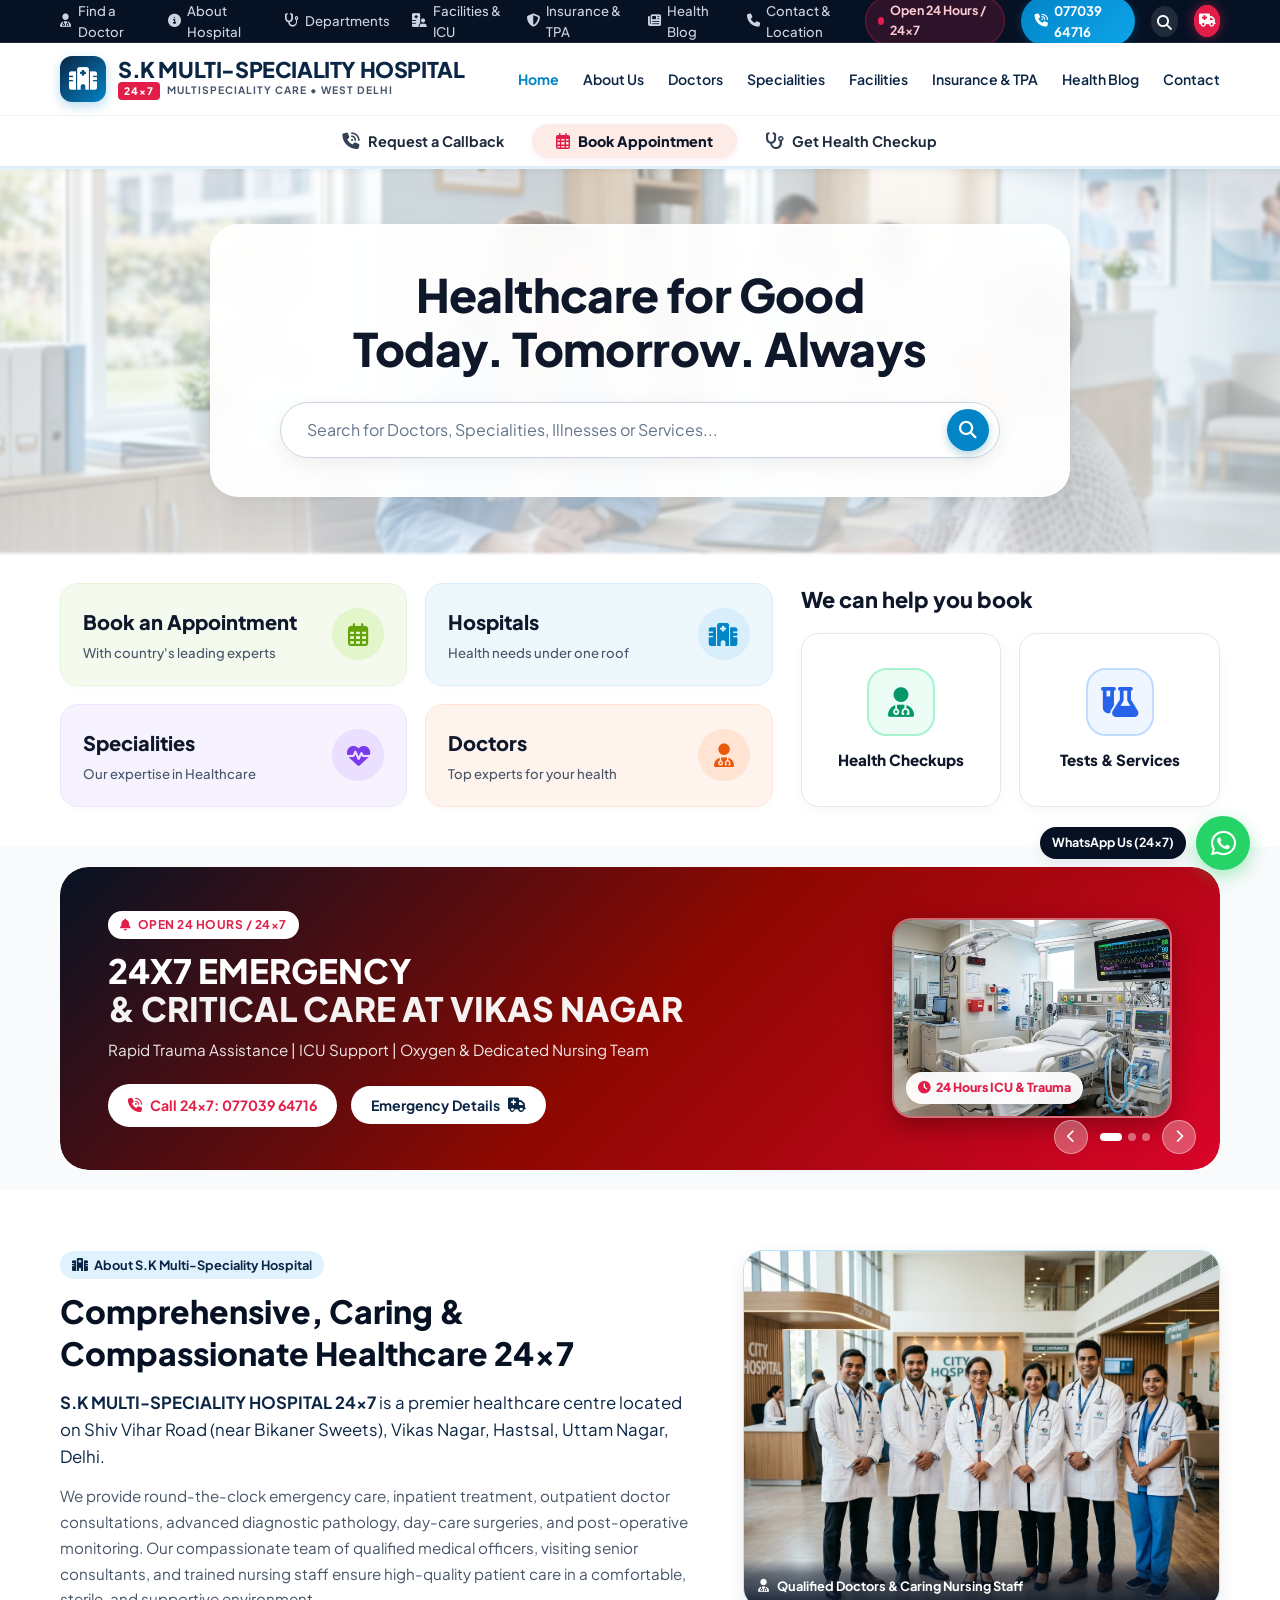
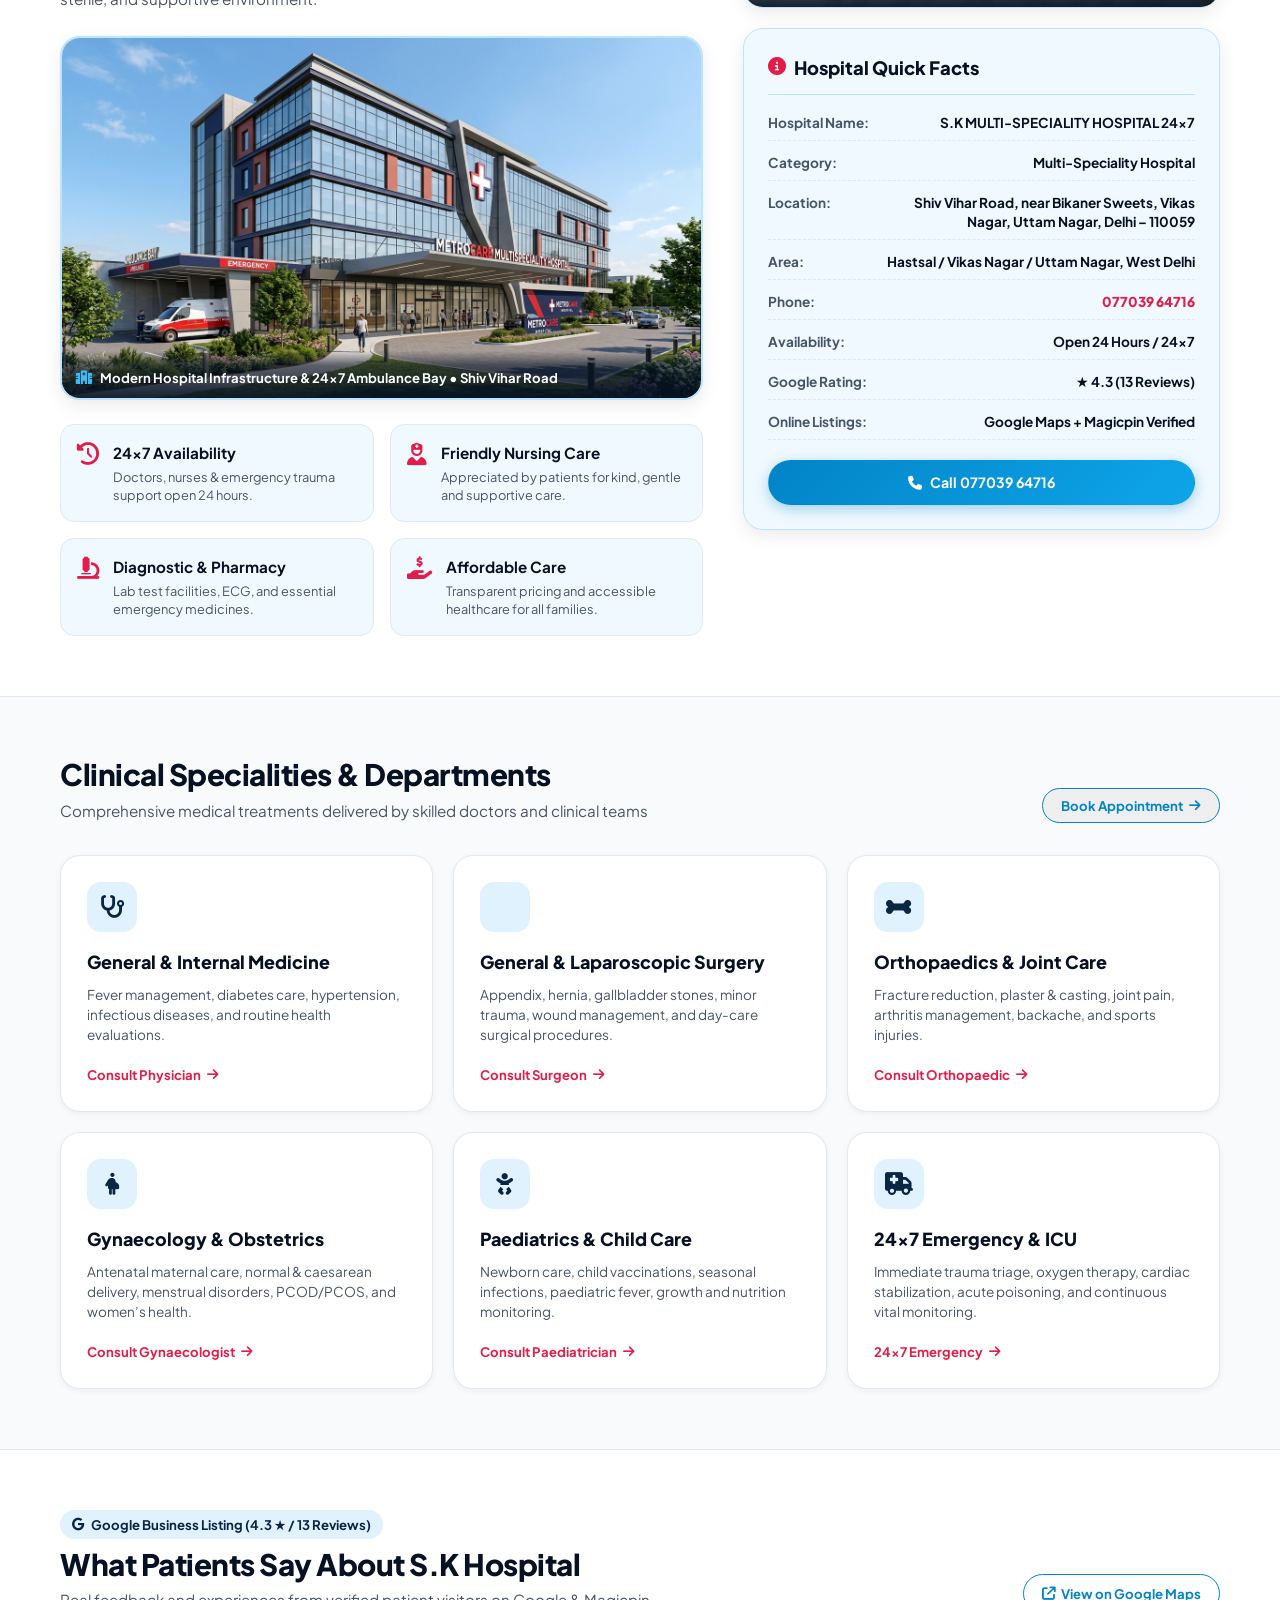
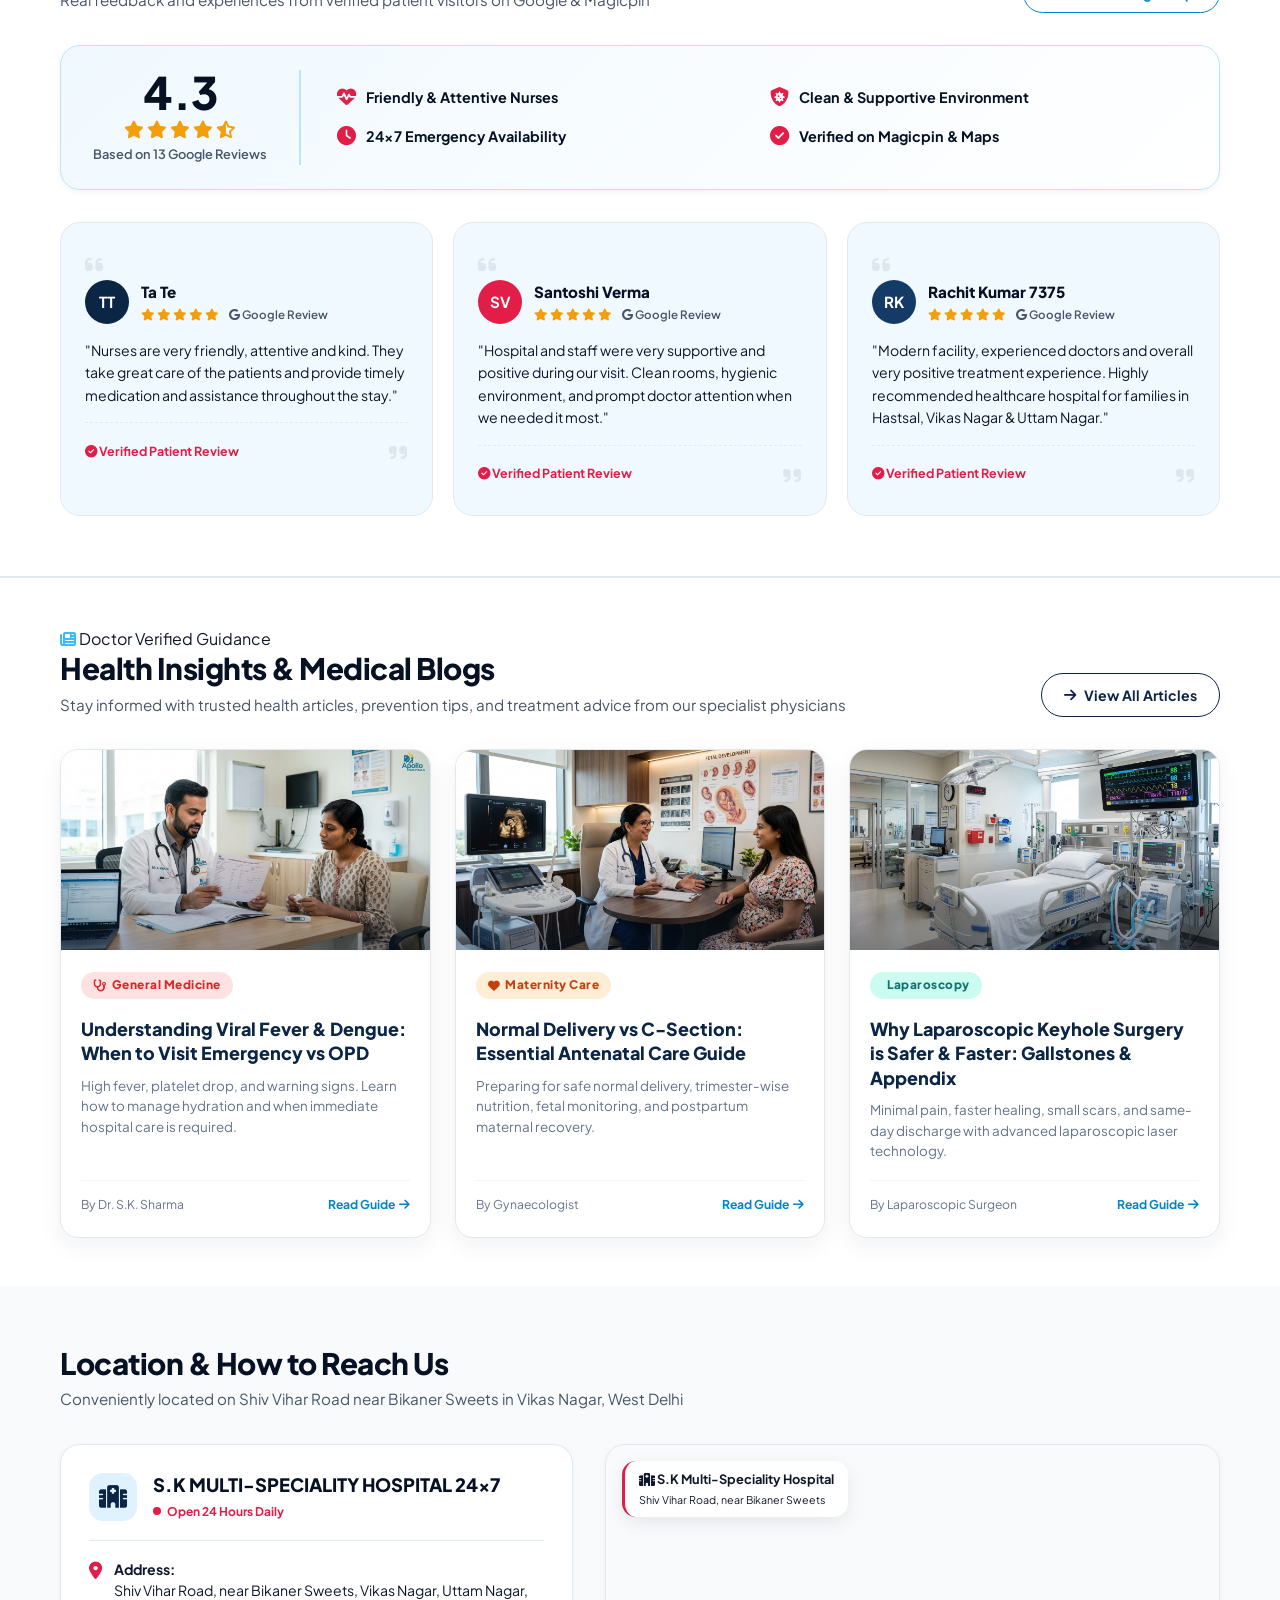
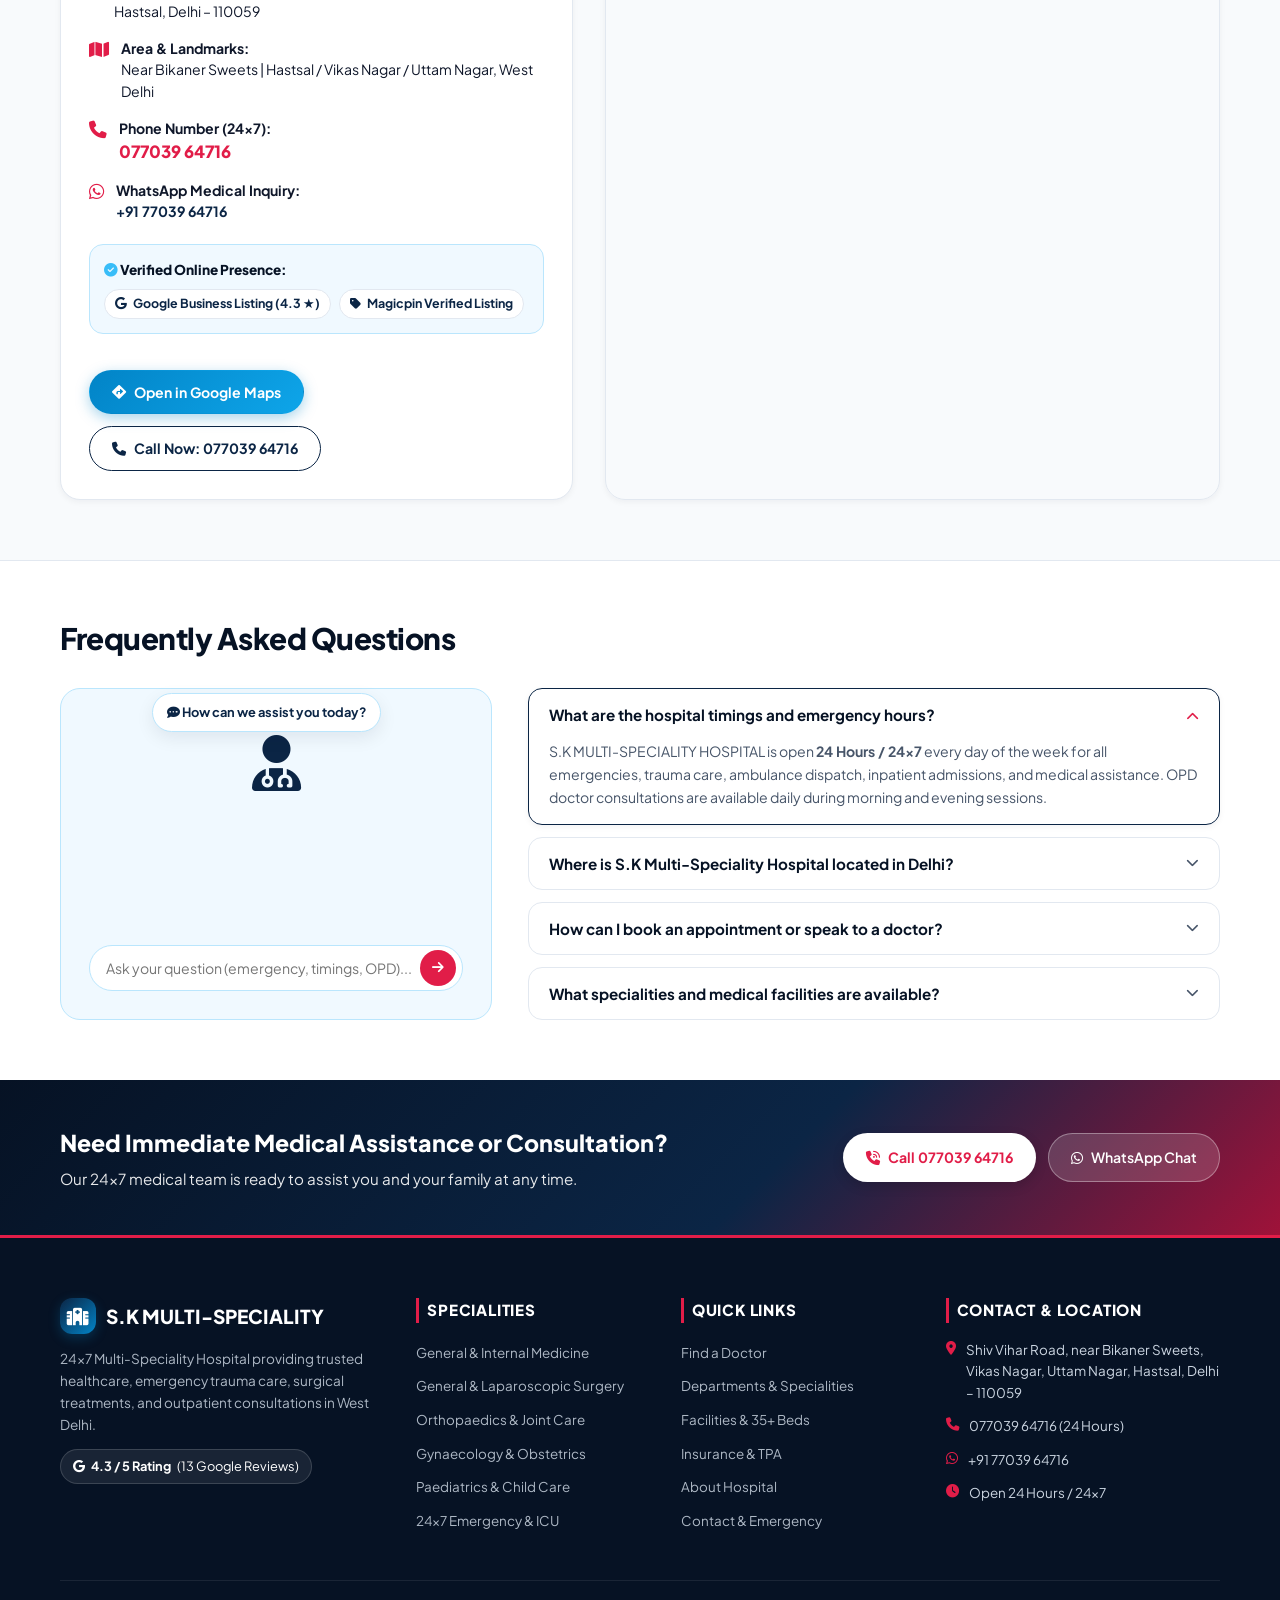
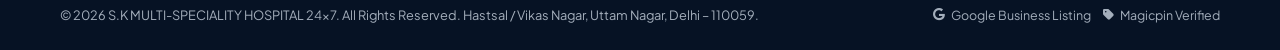
<file: index.html>
<!DOCTYPE html>
<html lang="en">
<head>
  <meta charset="UTF-8">
  <meta name="viewport" content="width=device-width, initial-scale=1.0">
  <title>S.K MULTI-SPECIALITY HOSPITAL 24×7 | Vikas Nagar, Uttam Nagar, Delhi</title>
  <meta name="description" content="S.K MULTI-SPECIALITY HOSPITAL 24×7 - Open 24 Hours. Shiv Vihar Road, near Bikaner Sweets, Vikas Nagar, Uttam Nagar, Hastsal, Delhi. Call 077039 64716 for 24x7 Emergency, ICU, OPD & Inpatient Care.">
  
  <!-- Google Fonts -->
  <link rel="preconnect" href="https://fonts.googleapis.com">
  <link rel="preconnect" href="https://fonts.gstatic.com" crossorigin>
  <link href="https://fonts.googleapis.com/css2?family=Plus+Jakarta+Sans:wght@400;500;600;700;800&family=Inter:wght@400;500;600;700&display=swap" rel="stylesheet">
  
  <!-- FontAwesome Icons -->
  <link rel="stylesheet" href="https://cdnjs.cloudflare.com/ajax/libs/font-awesome/6.5.1/css/all.min.css">
  
  <link rel="stylesheet" href="style.css?v=20260916">
</head>
<body class="homepage">

  <!-- Top Utility Bar (Desktop) -->
  <div class="top-bar">
    <div class="container top-bar-inner">
      <div class="top-nav-links">
        <a href="doctors.html"><i class="fa-solid fa-user-doctor"></i> Find a Doctor</a>
        <a href="about.html"><i class="fa-solid fa-circle-info"></i> About Hospital</a>
        <a href="departments.html"><i class="fa-solid fa-stethoscope"></i> Departments</a>
        <a href="facilities.html"><i class="fa-solid fa-hospital-user"></i> Facilities & ICU</a>
        <a href="insurance-packages.html"><i class="fa-solid fa-shield-halved"></i> Insurance & TPA</a>
        <a href="blog.html"><i class="fa-solid fa-newspaper"></i> Health Blog</a>
        <a href="contact.html"><i class="fa-solid fa-phone"></i> Contact & Location</a>
      </div>
      <div class="top-right-actions">
        <!-- 24x7 Status Indicator -->
        <div class="top-badge-247">
          <span class="pulse-dot"></span> Open 24 Hours / 24×7
        </div>

        <!-- Phone Direct -->
        <a href="tel:07703964716" class="top-phone-link">
          <i class="fa-solid fa-phone-volume"></i> 077039 64716
        </a>
        
        <!-- Search Trigger -->
        <button class="top-icon-btn" onclick="focusMainSearch()" aria-label="Search" title="Search doctors and services">
          <i class="fa-solid fa-magnifying-glass"></i>
        </button>
        
        <!-- Emergency SOS Icon Button -->
        <button class="emergency-sos-btn" onclick="openEmergencyModal()" title="24x7 Emergency Services">
          <i class="fa-solid fa-truck-medical"></i>
          <span class="sos-pulse"></span>
        </button>
      </div>
    </div>
  </div>

  <!-- Main Navigation Header -->
  <header class="main-header" id="mainHeader">
    <div class="container header-container">
      <!-- Brand Logo -->
      <a href="#" class="brand-logo">
        <div class="logo-symbol">
          <i class="fa-solid fa-hospital"></i>
        </div>
        <div class="logo-text">
          <span class="logo-name">S.K MULTI-SPECIALITY HOSPITAL</span>
          <span class="logo-sub"><span class="badge-247-inline">24×7</span> MULTISPECIALITY CARE • WEST DELHI</span>
        </div>
      </a>

      <!-- Mobile Header Quick Tools -->
      <div class="mobile-header-tools">
        <a href="tel:07703964716" class="mobile-call-btn" aria-label="Call Hospital">
          <i class="fa-solid fa-phone"></i>
        </a>
        <button class="mobile-sos-btn" onclick="openEmergencyModal()" aria-label="Emergency">
          <i class="fa-solid fa-truck-medical"></i>
        </button>
        <button class="hamburger-menu" id="hamburgerBtn" onclick="toggleMobileMenu()" aria-label="Toggle menu">
          <span></span>
          <span></span>
          <span></span>
        </button>
      </div>

      <!-- Desktop Nav Menu -->
      <nav class="desktop-nav" id="desktopNav">
        <ul class="nav-list">
          <li><a href="index.html" style="color: var(--teal-primary); font-weight:700;">Home</a></li>
          <li><a href="about.html">About Us</a></li>
          <li><a href="doctors.html">Doctors</a></li>
          <li><a href="departments.html">Specialities</a></li>
          <li><a href="facilities.html">Facilities</a></li>
          <li><a href="insurance-packages.html">Insurance & TPA</a></li>
          <li><a href="blog.html">Health Blog</a></li>
          <li><a href="contact.html">Contact</a></li>
        </ul>
      </nav>
    </div>

    <!-- Fortis-style Clean Header Action Sub-Strip -->
    <div class="fortis-action-substrip">
      <div class="container fortis-substrip-inner">
        <button class="substrip-action-link" onclick="openCallbackModal()">
          <i class="fa-solid fa-phone-volume"></i> Request a Callback
        </button>
        <button class="substrip-pill-btn" onclick="openBookingModal()">
          <i class="fa-regular fa-calendar-days"></i> Book Appointment
        </button>
        <button class="substrip-action-link" onclick="openHealthCheckModal()">
          <i class="fa-solid fa-stethoscope"></i> Get Health Checkup
        </button>
      </div>
    </div>
  </header>

    <!-- Mobile Drawer Menu (Fortis Style) -->
  <div class="mobile-drawer" id="mobileDrawer">
    <!-- Clean White Header with Brand and Close button -->
    <div class="mobile-drawer-header">
      <div class="drawer-brand">
        <div class="drawer-brand-icon"><i class="fa-solid fa-hospital"></i></div>
        <span class="drawer-brand-name">S.K Hospital</span>
      </div>
      <button class="close-drawer-btn" onclick="toggleMobileMenu()" aria-label="Close menu">&times;</button>
    </div>

    <!-- Drawer Body -->
    <div class="mobile-drawer-body">
      
      <!-- Top Circular Action Grid (Fortis 3 + 2 layout) -->
      <div class="drawer-quick-circles-grid">
        <!-- Row 1: 3 Circles -->
        <div class="drawer-circles-row">
          <a href="facilities.html" class="drawer-circle-item" onclick="toggleMobileMenu()">
            <div class="circle-bubble bubble-blue">
              <i class="fa-solid fa-bed-pulse"></i>
            </div>
            <span class="circle-label">Hospitals</span>
          </a>

          <a href="departments.html" class="drawer-circle-item" onclick="toggleMobileMenu()">
            <div class="circle-bubble bubble-purple">
              <i class="fa-solid fa-heart-pulse"></i>
            </div>
            <span class="circle-label">Specialities</span>
          </a>

          <a href="doctors.html" class="drawer-circle-item" onclick="toggleMobileMenu()">
            <div class="circle-bubble bubble-peach">
              <i class="fa-solid fa-user-doctor"></i>
            </div>
            <span class="circle-label">Find a Doctor</span>
          </a>
        </div>

        <!-- Row 2: 2 Centered Circles -->
        <div class="drawer-circles-row centered-row">
          <a href="insurance-packages.html" class="drawer-circle-item" onclick="toggleMobileMenu()">
            <div class="circle-bubble bubble-green">
              <i class="fa-solid fa-shield-halved"></i>
            </div>
            <span class="circle-label">Ayushman & TPA</span>
          </a>

          <a href="blog.html" class="drawer-circle-item" onclick="toggleMobileMenu()">
            <div class="circle-bubble bubble-amber">
              <i class="fa-solid fa-newspaper"></i>
            </div>
            <span class="circle-label">Health Blog</span>
          </a>
        </div>
      </div>

      <!-- Vertical List with outline colored icons & chevrons (Fortis Style) -->
      <ul class="drawer-nav-vertical-list">
        <li class="drawer-nav-item">
          <a href="departments.html" onclick="toggleMobileMenu()">
            <div class="d-item-left">
              <span class="d-item-icon d-icon-green"><i class="fa-solid fa-hospital-user"></i></span>
              <span>Our Centres of Excellence</span>
            </div>
            <i class="fa-solid fa-chevron-right d-item-chevron"></i>
          </a>
        </li>

        <li class="drawer-nav-item">
          <a href="facilities.html" onclick="toggleMobileMenu()">
            <div class="d-item-left">
              <span class="d-item-icon d-icon-purple"><i class="fa-solid fa-bed"></i></span>
              <span>Patient Corner & Facilities</span>
            </div>
            <i class="fa-solid fa-chevron-right d-item-chevron"></i>
          </a>
        </li>

        <li class="drawer-nav-item">
          <a href="blog.html" onclick="toggleMobileMenu()">
            <div class="d-item-left">
              <span class="d-item-icon d-icon-blue"><i class="fa-regular fa-newspaper"></i></span>
              <span>Health Blog & Media Center</span>
            </div>
            <i class="fa-solid fa-chevron-right d-item-chevron"></i>
          </a>
        </li>

        <li class="drawer-nav-item">
          <a href="about.html" onclick="toggleMobileMenu()">
            <div class="d-item-left">
              <span class="d-item-icon d-icon-info"><i class="fa-solid fa-circle-info"></i></span>
              <span>About Us</span>
            </div>
            <i class="fa-solid fa-chevron-right d-item-chevron"></i>
          </a>
        </li>

        <li class="drawer-nav-item">
          <a href="contact.html" onclick="toggleMobileMenu()">
            <div class="d-item-left">
              <span class="d-item-icon d-icon-mail"><i class="fa-regular fa-envelope"></i></span>
              <span>Contact Us & Location</span>
            </div>
            <i class="fa-solid fa-chevron-right d-item-chevron"></i>
          </a>
        </li>

        <li class="drawer-nav-item">
          <a href="insurance-packages.html" onclick="toggleMobileMenu()">
            <div class="d-item-left">
              <span class="d-item-icon d-icon-globe"><i class="fa-solid fa-shield-halved"></i></span>
              <span>Cashless TPA & Ayushman PM-JAY</span>
            </div>
            <i class="fa-solid fa-chevron-right d-item-chevron"></i>
          </a>
        </li>
      </ul>

      <div class="drawer-address-footer">
        <p><i class="fa-solid fa-location-dot text-red"></i> <strong>S.K Multi-Speciality Hospital</strong><br>Shiv Vihar Road, near Bikaner Sweets, Vikas Nagar, Uttam Nagar, Delhi – 110059</p>
      </div>

    </div>
  </div>
  </div>

  <main>
    <!-- Fortis-style Clean Hero Section -->
    <section class="fortis-clean-hero">
      <div class="fortis-hero-bg-media"></div>
      <div class="container fortis-hero-wrapper">
        <div class="fortis-hero-box">
          <h1 class="fortis-hero-title">
            Healthcare for Good<br>Today. Tomorrow. Always
          </h1>

          <!-- Clean Rounded Search Bar -->
          <div class="fortis-search-container" id="heroSearchWrapper">
            <div class="fortis-search-bar">
              <input 
                type="text" 
                id="mainSearchInput" 
                placeholder="Search for Doctors, Specialities, Illnesses or Services..." 
                autocomplete="off"
                oninput="handleSearchInput(this.value)"
                onfocus="showSearchSuggestions()"
                onkeydown="if(event.key === 'Enter') { event.preventDefault(); executeSearch(); }"
              >
              <button class="clear-search-btn" id="clearSearchBtn" onclick="clearSearch()" style="display:none;" title="Clear Search">&times;</button>
              <button class="fortis-search-icon-btn" onclick="executeSearch()" aria-label="Search" title="Search">
                <i class="fa-solid fa-magnifying-glass"></i>
              </button>
            </div>

            <!-- Autocomplete / Search Results Dropdown -->
            <div class="search-dropdown-results" id="searchResultsDropdown">
              <div class="search-category-pills">
                <span class="cat-pill active" onclick="filterSearchCategory('all')">All</span>
                <span class="cat-pill" onclick="filterSearchCategory('doctor')">Doctors</span>
                <span class="cat-pill" onclick="filterSearchCategory('speciality')">Specialities</span>
                <span class="cat-pill" onclick="filterSearchCategory('service')">24x7 Services</span>
                <span class="cat-pill" onclick="filterSearchCategory('blog')">Health Blogs</span>
              </div>
              <div class="search-results-list" id="searchResultsList"></div>
              
              <div class="search-popular-tags">
                <span class="tag-lbl"><i class="fa-solid fa-fire text-red"></i> Trending:</span>
                <span class="search-tag-chip" onclick="quickSearchTag('General Medicine')">General Physician</span>
                <span class="search-tag-chip" onclick="quickSearchTag('Dengue')">Dengue & Fever</span>
                <span class="search-tag-chip" onclick="quickSearchTag('Orthopaedics')">Fracture & Ortho</span>
                <span class="search-tag-chip" onclick="quickSearchTag('Gynaecology')">Maternity & Delivery</span>
                <span class="search-tag-chip" onclick="quickSearchTag('Laparoscopic Surgery')">Surgery</span>
                <span class="search-tag-chip" onclick="quickSearchTag('Ayushman')">Ayushman Card</span>
              </div>
            </div>
          </div>
        </div>
      </div>
    </section>

    <!-- Fortis-style Quick Service Cards Hub -->
    <section class="fortis-services-hub" id="servicesHub">
      <div class="container">
        <div class="fortis-hub-main-grid">
          
          <!-- Left: 4 Pastel Colored Cards (2x2 Grid) -->
          <div class="fortis-pastel-cards-grid">
            
            <!-- 1. Book an Appointment (Lime/Green Pastel) -->
            <div class="f-pastel-card card-pastel-green" onclick="openBookingModal()">
              <div class="f-card-content">
                <h3>Book an Appointment</h3>
                <p>With country's leading experts</p>
              </div>
              <div class="f-card-icon-badge badge-lime">
                <i class="fa-regular fa-calendar-days"></i>
              </div>
            </div>

            <!-- 2. Hospitals (Soft Blue Pastel) -->
            <div class="f-pastel-card card-pastel-blue" onclick="scrollToSection('location-section')">
              <div class="f-card-content">
                <h3>Hospitals</h3>
                <p>Health needs under one roof</p>
              </div>
              <div class="f-card-icon-badge badge-blue">
                <i class="fa-solid fa-hospital"></i>
              </div>
            </div>

            <!-- 3. Specialities (Lavender Pastel) -->
            <div class="f-pastel-card card-pastel-purple" onclick="scrollToSection('specialities')">
              <div class="f-card-content">
                <h3>Specialities</h3>
                <p>Our expertise in Healthcare</p>
              </div>
              <div class="f-card-icon-badge badge-purple">
                <i class="fa-solid fa-heart-pulse"></i>
              </div>
            </div>

            <!-- 4. Doctors (Soft Peach Pastel) -->
            <div class="f-pastel-card card-pastel-peach" onclick="window.location.href='doctors.html'">
              <div class="f-card-content">
                <h3>Doctors</h3>
                <p>Top experts for your health</p>
              </div>
              <div class="f-card-icon-badge badge-peach">
                <i class="fa-solid fa-user-doctor"></i>
              </div>
            </div>

          </div>

          <!-- Right: "We can help you book" Box -->
          <div class="fortis-help-book-container">
            <h3 class="help-book-heading">We can help you book</h3>
            <div class="help-book-cards-grid">
              
              <!-- Card 1: Health Checkups -->
              <div class="white-action-card" onclick="openHealthCheckModal()">
                <div class="w-card-illus-box">
                  <div class="illus-icon-round doc-illus-icon">
                    <i class="fa-solid fa-user-doctor"></i>
                  </div>
                </div>
                <h4>Health Checkups</h4>
              </div>

              <!-- Card 2: Tests & Services -->
              <div class="white-action-card" onclick="openTestBookingModal()">
                <div class="w-card-illus-box">
                  <div class="illus-icon-round lab-illus-icon">
                    <i class="fa-solid fa-flask-vial"></i>
                  </div>
                </div>
                <h4>Tests & Services</h4>
              </div>

            </div>
          </div>

        </div>
      </div>
    </section>

    <!-- Promotional Emergency & Speciality Carousel -->
    <section class="promo-carousel-section">
      <div class="container">
        <div class="carousel-container" id="promoCarousel">
          <div class="carousel-track" id="promoTrack">
            
            <!-- Banner 1: 24x7 Emergency Care -->
            <div class="carousel-slide promo-slide slide-emergency">
              <div class="slide-content">
                <div class="slide-tag emergency-tag"><i class="fa-solid fa-bell"></i> OPEN 24 HOURS / 24×7</div>
                <h2 class="slide-title">24X7 EMERGENCY<br><span>& CRITICAL CARE AT VIKAS NAGAR</span></h2>
                <p class="slide-sub">Rapid Trauma Assistance | ICU Support | Oxygen & Dedicated Nursing Team</p>
                <div class="slide-cta">
                  <a href="tel:07703964716" class="slide-btn btn-red-emergency">
                    <i class="fa-solid fa-phone-volume"></i> Call 24x7: 077039 64716
                  </a>
                  <button class="slide-btn btn-white" onclick="openEmergencyModal()">
                    Emergency Details <i class="fa-solid fa-truck-medical"></i>
                  </button>
                </div>
              </div>
              <div class="slide-visual emergency-visual has-image">
                <img src="images/emergency_icu.jpg" alt="24x7 Critical Care ICU & Emergency at S.K Multi-Speciality Hospital" class="slide-feature-img" loading="lazy">
                <div class="ambulance-badge"><i class="fa-solid fa-clock"></i> 24 Hours ICU & Trauma</div>
              </div>
            </div>

            <!-- Banner 2: Multi-Speciality OPD & Inpatient -->
            <div class="carousel-slide promo-slide slide-lung">
              <div class="slide-content">
                <div class="slide-tag"><i class="fa-solid fa-stethoscope"></i> MULTI-SPECIALITY OPD</div>
                <h2 class="slide-title">EXPERT DOCTOR<br><span>CONSULTATIONS & TREATMENT</span></h2>
                <p class="slide-sub">General Medicine | Orthopaedics | Laparoscopic Surgery | Gynaecology & Child Care</p>
                <div class="slide-cta">
                  <button class="slide-btn btn-white" onclick="openBookingModal()">
                    <i class="fa-regular fa-calendar-check"></i> Book Consultation
                  </button>
                  <a href="https://wa.me/917703964716?text=Hello%20SK%20Multi-Speciality%20Hospital,%20I%20would%20like%20to%20inquire%20about%20OPD%20timings." target="_blank" class="slide-btn btn-transp">
                    <i class="fa-brands fa-whatsapp"></i> Chat on WhatsApp
                  </a>
                </div>
              </div>
              <div class="slide-visual lung-visual">
                <div class="visual-badge"><i class="fa-solid fa-user-doctor"></i> Experienced Specialists</div>
              </div>
            </div>

            <!-- Banner 3: Convenient Location in Uttam Nagar / Hastsal -->
            <div class="carousel-slide promo-slide slide-ortho">
              <div class="slide-content">
                <div class="slide-tag"><i class="fa-solid fa-location-dot"></i> PRIME LOCATION</div>
                <h2 class="slide-title">EASY ACCESS ON<br><span>SHIV VIHAR ROAD, VIKAS NAGAR</span></h2>
                <p class="slide-sub">Located near Bikaner Sweets, serving Hastsal, Vikas Nagar & Uttam Nagar community.</p>
                <div class="slide-cta">
                  <button class="slide-btn btn-white" onclick="scrollToSection('location-section')">
                    <i class="fa-solid fa-diamond-turn-right"></i> View Map & Directions
                  </button>
                  <a href="tel:07703964716" class="slide-btn btn-transp">
                    <i class="fa-solid fa-phone"></i> Call 077039 64716
                  </a>
                </div>
              </div>
              <div class="slide-visual ortho-visual">
                <div class="visual-badge"><i class="fa-solid fa-shield-halved"></i> West Delhi Healthcare</div>
              </div>
            </div>

          </div>

          <!-- Carousel Controls -->
          <div class="carousel-nav-buttons">
            <button class="c-prev" onclick="prevSlide('promoTrack')" aria-label="Previous banner"><i class="fa-solid fa-chevron-left"></i></button>
            <div class="c-dots" id="promoDots"></div>
            <button class="c-next" onclick="nextSlide('promoTrack')" aria-label="Next banner"><i class="fa-solid fa-chevron-right"></i></button>
          </div>
        </div>
      </div>
    </section>

    <!-- About Hospital Section -->
    <section class="about-hospital-section" id="about-us">
      <div class="container">
        <div class="about-grid">
          <div class="about-text-col">
            <div class="section-tag"><i class="fa-solid fa-hospital text-red"></i> About S.K Multi-Speciality Hospital</div>
            <h2 class="about-heading">Comprehensive, Caring & Compassionate Healthcare 24×7</h2>
            <p class="about-lead">
              <strong>S.K MULTI-SPECIALITY HOSPITAL 24×7</strong> is a premier healthcare centre located on Shiv Vihar Road (near Bikaner Sweets), Vikas Nagar, Hastsal, Uttam Nagar, Delhi.
            </p>
            <p class="about-desc">
              We provide round-the-clock emergency care, inpatient treatment, outpatient doctor consultations, advanced diagnostic pathology, day-care surgeries, and post-operative monitoring. Our compassionate team of qualified medical officers, visiting senior consultants, and trained nursing staff ensure high-quality patient care in a comfortable, sterile, and supportive environment.
            </p>

            <!-- Building Infrastructure Card -->
            <div class="about-infrastructure-card">
              <div class="about-building-img-wrap">
                <img src="images/hero_hospital.jpg" alt="S.K Multi-Speciality Hospital Infrastructure & Emergency Bay" class="about-building-img" loading="lazy">
                <div class="infrastructure-badge">
                  <i class="fa-solid fa-hospital text-teal"></i>
                  <span>Modern Hospital Infrastructure & 24x7 Ambulance Bay • Shiv Vihar Road</span>
                </div>
              </div>
            </div>

            <div class="about-highlights-grid">
              <div class="highlight-item">
                <i class="fa-solid fa-clock-rotate-left"></i>
                <div>
                  <h4>24×7 Availability</h4>
                  <p>Doctors, nurses & emergency trauma support open 24 hours.</p>
                </div>
              </div>
              <div class="highlight-item">
                <i class="fa-solid fa-user-nurse"></i>
                <div>
                  <h4>Friendly Nursing Care</h4>
                  <p>Appreciated by patients for kind, gentle and supportive care.</p>
                </div>
              </div>
              <div class="highlight-item">
                <i class="fa-solid fa-microscope"></i>
                <div>
                  <h4>Diagnostic & Pharmacy</h4>
                  <p>Lab test facilities, ECG, and essential emergency medicines.</p>
                </div>
              </div>
              <div class="highlight-item">
                <i class="fa-solid fa-hand-holding-dollar"></i>
                <div>
                  <h4>Affordable Care</h4>
                  <p>Transparent pricing and accessible healthcare for all families.</p>
                </div>
              </div>
            </div>
          </div>

          <div class="about-sidebar-card">
            <!-- Doctor Team Photo Card -->
            <div class="about-doctor-card">
              <div class="about-doctor-img-wrap">
                <img src="images/doctor_team.jpg" alt="Expert Medical Team and Doctors at S.K Multi-Speciality Hospital" class="about-team-photo" loading="lazy">
                <div class="doctor-photo-badge">
                  <i class="fa-solid fa-user-doctor text-red"></i>
                  <span>Qualified Doctors & Caring Nursing Staff</span>
                </div>
              </div>
            </div>

            <div class="quick-overview-box">
              <h3><i class="fa-solid fa-circle-info"></i> Hospital Quick Facts</h3>
              <ul class="fact-list">
                <li>
                  <span class="fact-label">Hospital Name:</span>
                  <span class="fact-value">S.K MULTI-SPECIALITY HOSPITAL 24×7</span>
                </li>
                <li>
                  <span class="fact-label">Category:</span>
                  <span class="fact-value">Multi-Speciality Hospital</span>
                </li>
                <li>
                  <span class="fact-label">Location:</span>
                  <span class="fact-value">Shiv Vihar Road, near Bikaner Sweets, Vikas Nagar, Uttam Nagar, Delhi – 110059</span>
                </li>
                <li>
                  <span class="fact-label">Area:</span>
                  <span class="fact-value">Hastsal / Vikas Nagar / Uttam Nagar, West Delhi</span>
                </li>
                <li>
                  <span class="fact-label">Phone:</span>
                  <span class="fact-value"><a href="tel:07703964716">077039 64716</a></span>
                </li>
                <li>
                  <span class="fact-label">Availability:</span>
                  <span class="fact-value text-red font-bold">Open 24 Hours / 24×7</span>
                </li>
                <li>
                  <span class="fact-label">Google Rating:</span>
                  <span class="fact-value"><span class="star-gold">★ 4.3</span> (13 Reviews)</span>
                </li>
                <li>
                  <span class="fact-label">Online Listings:</span>
                  <span class="fact-value">Google Maps + Magicpin Verified</span>
                </li>
              </ul>
              <div class="card-action-btn-wrap">
                <a href="tel:07703964716" class="btn btn-primary btn-block">
                  <i class="fa-solid fa-phone"></i> Call 077039 64716
                </a>
              </div>
            </div>
          </div>
        </div>
      </div>
    </section>

    <!-- Multi-Specialities Overview Section -->
    <section class="specialities-overview-section" id="specialities">
      <div class="container">
        <div class="section-header">
          <div class="sec-title-wrap">
            <h2 class="section-title">Clinical Specialities & Departments</h2>
            <p class="section-subtitle">Comprehensive medical treatments delivered by skilled doctors and clinical teams</p>
          </div>
          <button class="btn-outline-pill" onclick="openBookingModal()">Book Appointment <i class="fa-solid fa-arrow-right"></i></button>
        </div>

        <div class="centres-grid">
          <!-- General Medicine -->
          <div class="centre-card" onclick="openBookingModal('General Medicine')">
            <div class="centre-icon"><i class="fa-solid fa-stethoscope"></i></div>
            <h3>General & Internal Medicine</h3>
            <p>Fever management, diabetes care, hypertension, infectious diseases, and routine health evaluations.</p>
            <span class="learn-link">Consult Physician <i class="fa-solid fa-arrow-right"></i></span>
          </div>

          <!-- General & Laparoscopic Surgery -->
          <div class="centre-card" onclick="openBookingModal('General Surgery')">
            <div class="centre-icon"><i class="fa-solid fa-scalpel"></i></div>
            <h3>General & Laparoscopic Surgery</h3>
            <p>Appendix, hernia, gallbladder stones, minor trauma, wound management, and day-care surgical procedures.</p>
            <span class="learn-link">Consult Surgeon <i class="fa-solid fa-arrow-right"></i></span>
          </div>

          <!-- Orthopaedics & Fracture Care -->
          <div class="centre-card" onclick="openBookingModal('Orthopaedics')">
            <div class="centre-icon"><i class="fa-solid fa-bone"></i></div>
            <h3>Orthopaedics & Joint Care</h3>
            <p>Fracture reduction, plaster & casting, joint pain, arthritis management, backache, and sports injuries.</p>
            <span class="learn-link">Consult Orthopaedic <i class="fa-solid fa-arrow-right"></i></span>
          </div>

          <!-- Gynaecology & Obstetrics -->
          <div class="centre-card" onclick="openBookingModal('Gynaecology')">
            <div class="centre-icon"><i class="fa-solid fa-person-pregnant"></i></div>
            <h3>Gynaecology & Obstetrics</h3>
            <p>Antenatal maternal care, normal & caesarean delivery, menstrual disorders, PCOD/PCOS, and women’s health.</p>
            <span class="learn-link">Consult Gynaecologist <i class="fa-solid fa-arrow-right"></i></span>
          </div>

          <!-- Paediatrics & Child Health -->
          <div class="centre-card" onclick="openBookingModal('Paediatrics')">
            <div class="centre-icon"><i class="fa-solid fa-baby"></i></div>
            <h3>Paediatrics & Child Care</h3>
            <p>Newborn care, child vaccinations, seasonal infections, paediatric fever, growth and nutrition monitoring.</p>
            <span class="learn-link">Consult Paediatrician <i class="fa-solid fa-arrow-right"></i></span>
          </div>

          <!-- 24x7 Emergency & Critical Care -->
          <div class="centre-card" onclick="openEmergencyModal()">
            <div class="centre-icon"><i class="fa-solid fa-truck-medical text-red"></i></div>
            <h3>24×7 Emergency & ICU</h3>
            <p>Immediate trauma triage, oxygen therapy, cardiac stabilization, acute poisoning, and continuous vital monitoring.</p>
            <span class="learn-link text-red">24x7 Emergency <i class="fa-solid fa-arrow-right"></i></span>
          </div>
        </div>
      </div>
    </section>

    <!-- Verified Patient Reviews (Google & Magicpin) Section -->
    <section class="patient-stories-section" id="google-reviews">
      <div class="container">
        <div class="section-header">
          <div class="sec-title-wrap">
            <div class="google-badge-pill">
              <i class="fa-brands fa-google text-red"></i> Google Business Listing (4.3 ★ / 13 Reviews)
            </div>
            <h2 class="section-title">What Patients Say About S.K Hospital</h2>
            <p class="section-subtitle">Real feedback and experiences from verified patient visitors on Google & Magicpin</p>
          </div>
          <a href="https://maps.app.goo.gl/tWq51kpEJats5uje7" target="_blank" rel="noopener noreferrer" class="btn-outline-pill">
            <i class="fa-solid fa-arrow-up-right-from-square"></i> View on Google Maps
          </a>
        </div>

        <!-- Rating Summary Box -->
        <div class="google-rating-card">
          <div class="rating-large-score">
            <span class="score-number">4.3</span>
            <div class="score-stars">
              <i class="fa-solid fa-star"></i>
              <i class="fa-solid fa-star"></i>
              <i class="fa-solid fa-star"></i>
              <i class="fa-solid fa-star"></i>
              <i class="fa-solid fa-star-half-stroke"></i>
            </div>
            <span class="score-total">Based on 13 Google Reviews</span>
          </div>
          <div class="rating-features">
            <div class="rf-item">
              <i class="fa-solid fa-heart-pulse"></i>
              <span>Friendly & Attentive Nurses</span>
            </div>
            <div class="rf-item">
              <i class="fa-solid fa-shield-virus"></i>
              <span>Clean & Supportive Environment</span>
            </div>
            <div class="rf-item">
              <i class="fa-solid fa-clock"></i>
              <span>24×7 Emergency Availability</span>
            </div>
            <div class="rf-item">
              <i class="fa-solid fa-circle-check"></i>
              <span>Verified on Magicpin & Maps</span>
            </div>
          </div>
        </div>

        <!-- Testimonial Cards Grid -->
        <div class="cards-grid stories-grid">
          
          <!-- Review 1: Ta Te -->
          <div class="testimonial-card">
            <div class="quote-watermark top-quote"><i class="fa-solid fa-quote-left"></i></div>
            <div class="reviewer-header">
              <div class="reviewer-avatar avatar-t">TT</div>
              <div class="reviewer-meta">
                <h4>Ta Te</h4>
                <div class="review-stars">
                  <i class="fa-solid fa-star"></i>
                  <i class="fa-solid fa-star"></i>
                  <i class="fa-solid fa-star"></i>
                  <i class="fa-solid fa-star"></i>
                  <i class="fa-solid fa-star"></i>
                  <span class="review-source"><i class="fa-brands fa-google text-red"></i> Google Review</span>
                </div>
              </div>
            </div>
            <div class="testimonial-body">
              <p class="patient-quote">
                "Nurses are very friendly, attentive and kind. They take great care of the patients and provide timely medication and assistance throughout the stay."
              </p>
              <div class="testimonial-footer">
                <div class="hosp-tag"><i class="fa-solid fa-circle-check"></i> Verified Patient Review</div>
                <div class="quote-watermark bottom-quote"><i class="fa-solid fa-quote-right"></i></div>
              </div>
            </div>
          </div>

          <!-- Review 2: Santoshi Verma -->
          <div class="testimonial-card">
            <div class="quote-watermark top-quote"><i class="fa-solid fa-quote-left"></i></div>
            <div class="reviewer-header">
              <div class="reviewer-avatar avatar-s">SV</div>
              <div class="reviewer-meta">
                <h4>Santoshi Verma</h4>
                <div class="review-stars">
                  <i class="fa-solid fa-star"></i>
                  <i class="fa-solid fa-star"></i>
                  <i class="fa-solid fa-star"></i>
                  <i class="fa-solid fa-star"></i>
                  <i class="fa-solid fa-star"></i>
                  <span class="review-source"><i class="fa-brands fa-google text-red"></i> Google Review</span>
                </div>
              </div>
            </div>
            <div class="testimonial-body">
              <p class="patient-quote">
                "Hospital and staff were very supportive and positive during our visit. Clean rooms, hygienic environment, and prompt doctor attention when we needed it most."
              </p>
              <div class="testimonial-footer">
                <div class="hosp-tag"><i class="fa-solid fa-circle-check"></i> Verified Patient Review</div>
                <div class="quote-watermark bottom-quote"><i class="fa-solid fa-quote-right"></i></div>
              </div>
            </div>
          </div>

          <!-- Review 3: Rachit Kumar 7375 -->
          <div class="testimonial-card">
            <div class="quote-watermark top-quote"><i class="fa-solid fa-quote-left"></i></div>
            <div class="reviewer-header">
              <div class="reviewer-avatar avatar-r">RK</div>
              <div class="reviewer-meta">
                <h4>Rachit Kumar 7375</h4>
                <div class="review-stars">
                  <i class="fa-solid fa-star"></i>
                  <i class="fa-solid fa-star"></i>
                  <i class="fa-solid fa-star"></i>
                  <i class="fa-solid fa-star"></i>
                  <i class="fa-solid fa-star"></i>
                  <span class="review-source"><i class="fa-brands fa-google text-red"></i> Google Review</span>
                </div>
              </div>
            </div>
            <div class="testimonial-body">
              <p class="patient-quote">
                "Modern facility, experienced doctors and overall very positive treatment experience. Highly recommended healthcare hospital for families in Hastsal, Vikas Nagar & Uttam Nagar."
              </p>
              <div class="testimonial-footer">
                <div class="hosp-tag"><i class="fa-solid fa-circle-check"></i> Verified Patient Review</div>
                <div class="quote-watermark bottom-quote"><i class="fa-solid fa-quote-right"></i></div>
              </div>
            </div>
          </div>

        </div>
      </div>
    </section>

    <!-- Latest Health Blogs & Doctor Guidance Section -->
    <section class="blog-section" id="blog-section" style="padding: 48px 0; background: #ffffff; border-top: 1px solid #e2e8f0;">
      <div class="container">
        <div class="section-header">
          <div class="sec-title-wrap">
            <div class="sec-badge"><i class="fa-solid fa-newspaper text-teal"></i> Doctor Verified Guidance</div>
            <h2 class="section-title">Health Insights & Medical Blogs</h2>
            <p class="section-subtitle">Stay informed with trusted health articles, prevention tips, and treatment advice from our specialist physicians</p>
          </div>
          <a href="blog.html" class="btn btn-outline"><i class="fa-solid fa-arrow-right"></i> View All Articles</a>
        </div>

        <div class="blogs-cards-grid">
          
          <!-- Blog 1: Dengue & Fever -->
          <article class="blog-card">
            <div class="b-card-media">
              <img src="images/blog_fever_dengue.jpg" alt="Viral Fever & Dengue Care">
            </div>
            <div class="b-card-body">
              <span class="blog-tag-badge tag-red"><i class="fa-solid fa-stethoscope"></i> General Medicine</span>
              <h3 class="b-card-title">
                <a href="blog-fever-dengue-prevention.html">Understanding Viral Fever & Dengue: When to Visit Emergency vs OPD</a>
              </h3>
              <p class="b-card-desc">
                High fever, platelet drop, and warning signs. Learn how to manage hydration and when immediate hospital care is required.
              </p>
              <div class="b-card-footer">
                <span>By Dr. S.K. Sharma</span>
                <a href="blog-fever-dengue-prevention.html" class="b-read-more-link">Read Guide <i class="fa-solid fa-arrow-right"></i></a>
              </div>
            </div>
          </article>

          <!-- Blog 2: Maternity & Normal Delivery -->
          <article class="blog-card">
            <div class="b-card-media">
              <img src="images/blog_maternity_delivery.jpg" alt="Normal Delivery & Maternity Guide">
            </div>
            <div class="b-card-body">
              <span class="blog-tag-badge tag-peach"><i class="fa-solid fa-heart"></i> Maternity Care</span>
              <h3 class="b-card-title">
                <a href="blog-normal-delivery-maternity-guide.html">Normal Delivery vs C-Section: Essential Antenatal Care Guide</a>
              </h3>
              <p class="b-card-desc">
                Preparing for safe normal delivery, trimester-wise nutrition, fetal monitoring, and postpartum maternal recovery.
              </p>
              <div class="b-card-footer">
                <span>By Gynaecologist</span>
                <a href="blog-normal-delivery-maternity-guide.html" class="b-read-more-link">Read Guide <i class="fa-solid fa-arrow-right"></i></a>
              </div>
            </div>
          </article>

          <!-- Blog 3: Laparoscopic Surgery -->
          <article class="blog-card">
            <div class="b-card-media">
              <img src="images/emergency_icu.jpg" alt="Laparoscopic Surgery Benefits">
            </div>
            <div class="b-card-body">
              <span class="blog-tag-badge tag-teal"><i class="fa-solid fa-scalpel"></i> Laparoscopy</span>
              <h3 class="b-card-title">
                <a href="blog-laparoscopic-surgery-benefits.html">Why Laparoscopic Keyhole Surgery is Safer & Faster: Gallstones & Appendix</a>
              </h3>
              <p class="b-card-desc">
                Minimal pain, faster healing, small scars, and same-day discharge with advanced laparoscopic laser technology.
              </p>
              <div class="b-card-footer">
                <span>By Laparoscopic Surgeon</span>
                <a href="blog-laparoscopic-surgery-benefits.html" class="b-read-more-link">Read Guide <i class="fa-solid fa-arrow-right"></i></a>
              </div>
            </div>
          </article>

        </div>
      </div>
    </section>

    <!-- Hospital Location, Map & Online Presence Section -->
    <section class="location-section" id="location-section">
      <div class="container">
        <div class="section-header">
          <div class="sec-title-wrap">
            <h2 class="section-title">Location & How to Reach Us</h2>
            <p class="section-subtitle">Conveniently located on Shiv Vihar Road near Bikaner Sweets in Vikas Nagar, West Delhi</p>
          </div>
        </div>

        <div class="location-layout">
          <!-- Left: Location Details Card -->
          <div class="location-detail-card">
            <div class="loc-card-header">
              <div class="loc-icon-bubble"><i class="fa-solid fa-hospital text-navy"></i></div>
              <div>
                <h3>S.K MULTI-SPECIALITY HOSPITAL 24×7</h3>
                <span class="loc-badge-open"><span class="pulse-dot"></span> Open 24 Hours Daily</span>
              </div>
            </div>

            <div class="loc-card-body">
              <div class="loc-row">
                <i class="fa-solid fa-location-dot loc-icon-pin"></i>
                <div>
                  <strong>Address:</strong>
                  <p>Shiv Vihar Road, near Bikaner Sweets, Vikas Nagar, Uttam Nagar, Hastsal, Delhi – 110059</p>
                </div>
              </div>

              <div class="loc-row">
                <i class="fa-solid fa-map loc-icon-pin"></i>
                <div>
                  <strong>Area & Landmarks:</strong>
                  <p>Near Bikaner Sweets | Hastsal / Vikas Nagar / Uttam Nagar, West Delhi</p>
                </div>
              </div>

              <div class="loc-row">
                <i class="fa-solid fa-phone loc-icon-pin"></i>
                <div>
                  <strong>Phone Number (24x7):</strong>
                  <p><a href="tel:07703964716" class="phone-link-bold">077039 64716</a></p>
                </div>
              </div>

              <div class="loc-row">
                <i class="fa-brands fa-whatsapp loc-icon-pin"></i>
                <div>
                  <strong>WhatsApp Medical Inquiry:</strong>
                  <p><a href="https://wa.me/917703964716" target="_blank" class="wa-link-bold">+91 77039 64716</a></p>
                </div>
              </div>

              <!-- Verified Listings Card -->
              <div class="online-presence-box">
                <h4><i class="fa-solid fa-circle-check text-teal"></i> Verified Online Presence:</h4>
                <div class="presence-badges">
                  <div class="p-badge">
                    <i class="fa-brands fa-google text-red"></i> Google Business Listing (4.3 ★)
                  </div>
                  <div class="p-badge">
                    <i class="fa-solid fa-tag text-red"></i> Magicpin Verified Listing
                  </div>
                </div>
              </div>

              <div class="loc-card-actions">
                <a href="https://maps.app.goo.gl/tWq51kpEJats5uje7" target="_blank" rel="noopener noreferrer" class="btn btn-primary">
                  <i class="fa-solid fa-diamond-turn-right"></i> Open in Google Maps
                </a>
                <a href="tel:07703964716" class="btn btn-outline">
                  <i class="fa-solid fa-phone"></i> Call Now: 077039 64716
                </a>
              </div>
            </div>
          </div>

          <!-- Right: Visual Map Embed Simulation -->
          <div class="location-map-wrapper">
            <div class="map-container">
              <iframe 
                src="https://maps.google.com/maps?q=28.6456785,77.0526874&t=&z=17&ie=UTF8&iwloc=&output=embed" 
                width="100%" 
                height="100%" 
                style="border:0;" 
                allowfullscreen="" 
                loading="lazy" 
                referrerpolicy="no-referrer-when-downgrade"
                title="S.K MULTI-SPECIALITY HOSPITAL Location">
              </iframe>
              <div class="map-floating-overlay">
                <div class="map-tag">
                  <i class="fa-solid fa-hospital text-red"></i> <strong>S.K Multi-Speciality Hospital</strong><br>
                  <small>Shiv Vihar Road, near Bikaner Sweets</small>
                </div>
              </div>
            </div>
          </div>
        </div>
      </div>
    </section>

    <!-- FAQ & Query Section -->
    <section class="faq-section" id="faq">
      <div class="container">
        <h2 class="section-title text-center-mobile">Frequently Asked Questions</h2>
        
        <div class="faq-layout">
          <!-- Left Query / Image Column -->
          <div class="faq-query-card">
            <div class="faq-hero-img-box">
              <div class="faq-character-graphic">
                <i class="fa-solid fa-user-doctor"></i>
                <div class="floating-thought-bubble">
                  <i class="fa-solid fa-comment-dots text-red"></i> How can we assist you today?
                </div>
              </div>
            </div>
            <div class="faq-search-box">
              <input type="text" id="faqInput" placeholder="Ask your question (emergency, timings, OPD)..." onkeyup="handleFaqSearch(event)">
              <button class="faq-submit-btn" onclick="submitFaqQuery()" aria-label="Submit question">
                <i class="fa-solid fa-arrow-right"></i>
              </button>
            </div>
          </div>

          <!-- Right Accordion Group -->
          <div class="faq-accordion-group" id="faqAccordion">
            
            <!-- Accordion Item 1 -->
            <div class="accordion-item active" id="acc-about">
              <button class="accordion-header" onclick="toggleAccordion('acc-about')">
                <span>What are the hospital timings and emergency hours?</span>
                <i class="fa-solid fa-chevron-down acc-icon"></i>
              </button>
              <div class="accordion-content">
                <p>S.K MULTI-SPECIALITY HOSPITAL is open <strong>24 Hours / 24×7</strong> every day of the week for all emergencies, trauma care, ambulance dispatch, inpatient admissions, and medical assistance. OPD doctor consultations are available daily during morning and evening sessions.</p>
              </div>
            </div>

            <!-- Accordion Item 2 -->
            <div class="accordion-item" id="acc-services">
              <button class="accordion-header" onclick="toggleAccordion('acc-services')">
                <span>Where is S.K Multi-Speciality Hospital located in Delhi?</span>
                <i class="fa-solid fa-chevron-down acc-icon"></i>
              </button>
              <div class="accordion-content">
                <p>The hospital is located on <strong>Shiv Vihar Road, near Bikaner Sweets, Vikas Nagar, Uttam Nagar, Hastsal, Delhi – 110059</strong>. It is easily accessible from all parts of West Delhi including Hastsal, Vikas Nagar, Uttam Nagar, and Najafgarh Road.</p>
              </div>
            </div>

            <!-- Accordion Item 3 -->
            <div class="accordion-item" id="acc-compliance">
              <button class="accordion-header" onclick="toggleAccordion('acc-compliance')">
                <span>How can I book an appointment or speak to a doctor?</span>
                <i class="fa-solid fa-chevron-down acc-icon"></i>
              </button>
              <div class="accordion-content">
                <p>You can book an appointment directly through our online appointment button on this website, or call our 24x7 helpline number <strong>077039 64716</strong>. You can also send a message on WhatsApp at <strong>+91 77039 64716</strong> for quick assistance.</p>
              </div>
            </div>

            <!-- Accordion Item 4 -->
            <div class="accordion-item" id="acc-outcomes">
              <button class="accordion-header" onclick="toggleAccordion('acc-outcomes')">
                <span>What specialities and medical facilities are available?</span>
                <i class="fa-solid fa-chevron-down acc-icon"></i>
              </button>
              <div class="accordion-content">
                <p>We provide General & Internal Medicine, General & Laparoscopic Surgery, Orthopaedics & Fracture Care, Gynaecology & Obstetrics, Paediatrics, 24x7 Emergency Trauma & ICU support, Diagnostic Lab tests, ECG, and Day-care surgical procedures.</p>
              </div>
            </div>

          </div>
        </div>
      </div>
    </section>

    <!-- Contact Us Direct Bar -->
    <section class="contact-banner-section" id="contact-us">
      <div class="container">
        <div class="contact-banner-card">
          <div class="contact-banner-text">
            <h3>Need Immediate Medical Assistance or Consultation?</h3>
            <p>Our 24x7 medical team is ready to assist you and your family at any time.</p>
          </div>
          <div class="contact-banner-btns">
            <a href="tel:07703964716" class="btn btn-emergency-white">
              <i class="fa-solid fa-phone-volume"></i> Call 077039 64716
            </a>
            <a href="https://wa.me/917703964716?text=Hello%20SK%20Multi-Speciality%20Hospital,%20I%20need%20medical%20assistance." target="_blank" class="btn btn-transp-white">
              <i class="fa-brands fa-whatsapp"></i> WhatsApp Chat
            </a>
          </div>
        </div>
      </div>
    </section>

  </main>

  <!-- Comprehensive Footer -->
  <footer class="site-footer">
    <div class="container footer-container">
      
      <div class="footer-grid">
        <!-- Col 1: About Hospital -->
        <div class="footer-col">
          <div class="footer-brand-wrap">
            <div class="logo-symbol small">
              <i class="fa-solid fa-hospital"></i>
            </div>
            <span class="footer-brand-title">S.K MULTI-SPECIALITY</span>
          </div>
          <p class="footer-about-text">
            24×7 Multi-Speciality Hospital providing trusted healthcare, emergency trauma care, surgical treatments, and outpatient consultations in West Delhi.
          </p>
          <div class="footer-rating-badge">
            <i class="fa-brands fa-google text-red"></i> <strong>4.3 / 5 Rating</strong> (13 Google Reviews)
          </div>
        </div>

        <!-- Col 2: Specialities -->
        <div class="footer-col">
          <h4 class="footer-col-title">Specialities</h4>
          <ul class="footer-links">
            <li><a href="#specialities" onclick="filterSpeciality('General Medicine')">General & Internal Medicine</a></li>
            <li><a href="#specialities" onclick="filterSpeciality('General Surgery')">General & Laparoscopic Surgery</a></li>
            <li><a href="#specialities" onclick="filterSpeciality('Orthopaedics')">Orthopaedics & Joint Care</a></li>
            <li><a href="#specialities" onclick="filterSpeciality('Gynaecology')">Gynaecology & Obstetrics</a></li>
            <li><a href="#specialities" onclick="filterSpeciality('Paediatrics')">Paediatrics & Child Care</a></li>
            <li><a href="#specialities" onclick="filterSpeciality('Emergency Care')">24x7 Emergency & ICU</a></li>
          </ul>
        </div>

        <!-- Col 3: Quick Links -->
        <div class="footer-col">
          <h4 class="footer-col-title">Quick Links</h4>
          <ul class="footer-links">
            <li><a href="doctors.html">Find a Doctor</a></li>
            <li><a href="departments.html">Departments & Specialities</a></li>
            <li><a href="facilities.html">Facilities & 35+ Beds</a></li>
            <li><a href="insurance-packages.html">Insurance & TPA</a></li>
            <li><a href="about.html">About Hospital</a></li>
            <li><a href="contact.html">Contact & Emergency</a></li>
          </ul>
        </div>

        <!-- Col 4: Contact & Location Info -->
        <div class="footer-col">
          <h4 class="footer-col-title">Contact & Location</h4>
          <ul class="footer-contact-list">
            <li>
              <i class="fa-solid fa-location-dot"></i>
              <span>Shiv Vihar Road, near Bikaner Sweets, Vikas Nagar, Uttam Nagar, Hastsal, Delhi – 110059</span>
            </li>
            <li>
              <i class="fa-solid fa-phone"></i>
              <a href="tel:07703964716">077039 64716 (24 Hours)</a>
            </li>
            <li>
              <i class="fa-brands fa-whatsapp"></i>
              <a href="https://wa.me/917703964716" target="_blank">+91 77039 64716</a>
            </li>
            <li>
              <i class="fa-solid fa-clock"></i>
              <span class="text-red font-bold">Open 24 Hours / 24×7</span>
            </li>
          </ul>
        </div>
      </div>

      <!-- Footer Bottom Bar -->
      <div class="footer-bottom-bar">
        <div class="footer-bottom-left">
          <p>&copy; 2026 S.K MULTI-SPECIALITY HOSPITAL 24×7. All Rights Reserved. Hastsal / Vikas Nagar, Uttam Nagar, Delhi – 110059.</p>
        </div>
        <div class="footer-bottom-badges">
          <span class="f-badge"><i class="fa-brands fa-google text-red"></i> Google Business Listing</span>
          <span class="f-badge"><i class="fa-solid fa-tag text-red"></i> Magicpin Verified</span>
        </div>
      </div>

    </div>
  </footer>

  <!-- Floating WhatsApp Chat Widget -->
  <a href="https://wa.me/917703964716?text=Hello%20SK%20Multi-Speciality%20Hospital,%20I%20would%20like%20to%20inquire%20about%20medical%20services." target="_blank" class="floating-whatsapp-btn" aria-label="Chat on WhatsApp" title="Chat with S.K Hospital on WhatsApp">
    <i class="fa-brands fa-whatsapp"></i>
    <span class="wa-tooltip">WhatsApp Us (24x7)</span>
  </a>

  <!-- Mobile Bottom Sticky Navigation -->
  <div class="mobile-bottom-nav">
    <button class="mobile-bottom-item" onclick="openCallbackModal()">
      <i class="fa-solid fa-phone-volume text-navy"></i>
      <span>Request a Callback</span>
    </button>
    
    <!-- Central Floating Action Button -->
    <div class="mobile-fab-wrap">
      <button class="mobile-fab-btn" onclick="openBookingModal()" aria-label="Book Appointment">
        <i class="fa-regular fa-calendar-days"></i>
      </button>
      <span class="fab-label">Book Appointment</span>
    </div>

    <button class="mobile-bottom-item" onclick="openHealthCheckModal()">
      <i class="fa-solid fa-stethoscope text-navy"></i>
      <span>Get Health Checkup</span>
    </button>
  </div>

  <!-- ==================== INTERACTIVE MODALS ==================== -->

  <!-- 1. Appointment Booking Modal -->
  <div class="modal-overlay" id="bookingModal">
    <div class="modal-box modal-lg">
      <div class="modal-header">
        <div class="modal-title-group">
          <i class="fa-regular fa-calendar-check text-red modal-head-icon"></i>
          <div>
            <h3>Book Doctor Appointment</h3>
            <p>S.K MULTI-SPECIALITY HOSPITAL 24×7 (Vikas Nagar, Uttam Nagar)</p>
          </div>
        </div>
        <button class="close-modal-btn" onclick="closeModal('bookingModal')">&times;</button>
      </div>

      <div class="modal-body">
        <form id="appointmentForm" onsubmit="submitAppointment(event)">
          <div class="form-step active" id="bookingStep1">
            <h4 class="form-section-title">1. Hospital Details & Speciality</h4>
            <div class="form-grid">
              <div class="form-group">
                <label for="modalHospital"><i class="fa-solid fa-hospital text-navy"></i> Hospital Facility</label>
                <select id="modalHospital" required>
                  <option value="S.K Multi-Speciality Hospital (Shiv Vihar Road, Vikas Nagar)" selected>S.K Multi-Speciality Hospital (Shiv Vihar Road, near Bikaner Sweets, Vikas Nagar, Delhi)</option>
                </select>
              </div>

              <div class="form-group">
                <label for="modalSpeciality"><i class="fa-solid fa-stethoscope text-red"></i> Medical Department</label>
                <select id="modalSpeciality" required onchange="filterDoctorsBySpeciality(this.value)">
                  <option value="">-- Select Department --</option>
                  <option value="General Medicine">General & Internal Medicine</option>
                  <option value="General Surgery">General & Laparoscopic Surgery</option>
                  <option value="Orthopaedics">Orthopaedics & Joint Care</option>
                  <option value="Gynaecology">Gynaecology & Obstetrics</option>
                  <option value="Paediatrics">Paediatrics & Child Health</option>
                  <option value="Cardiology">Cardiology / Heart Check</option>
                  <option value="Emergency Care">24x7 Emergency & Critical Care</option>
                </select>
              </div>
            </div>

            <div class="form-group">
              <label for="modalDoctor"><i class="fa-solid fa-user-doctor text-navy"></i> Select Specialist Doctor</label>
              <select id="modalDoctor" required>
                <option value="">-- Choose Specialist / Consultant --</option>
                <option value="Senior Consultant - General Medicine">Senior Consultant (General & Internal Medicine)</option>
                <option value="Consultant Surgeon - Laparoscopic & General Surgery">Consultant General & Laparoscopic Surgeon</option>
                <option value="Consultant Orthopaedic Surgeon">Consultant Orthopaedic & Fracture Specialist</option>
                <option value="Consultant Gynaecologist & Obstetrician">Consultant Gynaecologist & Obstetrician</option>
                <option value="Senior Paediatrician">Senior Paediatrician & Child Specialist</option>
                <option value="Duty Medical Officer (24x7 Emergency)">Duty Medical Officer (24×7 Emergency & Trauma Care)</option>
              </select>
            </div>

            <h4 class="form-section-title mt-form">2. Preferred Date & Time Slot</h4>
            <div class="form-grid">
              <div class="form-group">
                <label for="modalDate"><i class="fa-regular fa-calendar text-navy"></i> Appointment Date</label>
                <input type="date" id="modalDate" required>
              </div>
              <div class="form-group">
                <label for="modalSlot"><i class="fa-regular fa-clock text-red"></i> Preferred Slot</label>
                <select id="modalSlot" required>
                  <option value="09:00 AM - 11:00 AM">Morning: 09:00 AM - 11:00 AM</option>
                  <option value="11:00 AM - 01:00 PM" selected>Morning: 11:00 AM - 01:00 PM</option>
                  <option value="02:00 PM - 04:00 PM">Afternoon: 02:00 PM - 04:00 PM</option>
                  <option value="05:00 PM - 07:00 PM">Evening: 05:00 PM - 07:00 PM</option>
                  <option value="07:00 PM - 09:00 PM">Evening: 07:00 PM - 09:00 PM</option>
                  <option value="24x7 Emergency Walk-in">24x7 Emergency / Immediate Walk-in</option>
                </select>
              </div>
            </div>

            <h4 class="form-section-title mt-form">3. Patient Contact Information</h4>
            <div class="form-grid">
              <div class="form-group">
                <label for="patientName"><i class="fa-regular fa-user text-navy"></i> Full Name *</label>
                <input type="text" id="patientName" placeholder="e.g. Rajesh Kumar" required>
              </div>
              <div class="form-group">
                <label for="patientPhone"><i class="fa-solid fa-phone text-red"></i> Mobile Phone *</label>
                <input type="tel" id="patientPhone" placeholder="e.g. 9876543210" pattern="[0-9]{10}" required>
              </div>
            </div>

            <div class="form-grid">
              <div class="form-group">
                <label for="patientEmail"><i class="fa-regular fa-envelope text-navy"></i> Email (Optional)</label>
                <input type="email" id="patientEmail" placeholder="e.g. patient@example.com">
              </div>
              <div class="form-group">
                <label for="consultType"><i class="fa-solid fa-hospital-user text-red"></i> Consultation Type</label>
                <select id="consultType">
                  <option value="In-Hospital OPD Visit">In-Hospital OPD Visit</option>
                  <option value="24x7 Emergency Admission">24x7 Emergency Admission</option>
                  <option value="Phone / WhatsApp Consultation">Phone / WhatsApp Assistance</option>
                </select>
              </div>
            </div>

            <div class="modal-footer-btns">
              <button type="button" class="btn btn-outline" onclick="closeModal('bookingModal')">Cancel</button>
              <button type="submit" class="btn btn-primary"><i class="fa-regular fa-calendar-check"></i> Confirm Appointment</button>
            </div>
          </div>
        </form>

        <!-- Booking Confirmation Success Card -->
        <div class="booking-success-view" id="bookingSuccessView" style="display:none;">
          <div class="success-icon-badge">
            <i class="fa-solid fa-circle-check"></i>
          </div>
          <h3>Appointment Confirmed Successfully!</h3>
          <p>Your appointment reference number is <strong class="app-ref" id="confirmedAppId">SKH-2026-8941</strong></p>
          
          <div class="confirmation-ticket">
            <div class="ticket-row">
              <span class="t-lbl">Patient:</span>
              <span class="t-val" id="confPatientName">-</span>
            </div>
            <div class="ticket-row">
              <span class="t-lbl">Doctor/Dept:</span>
              <span class="t-val" id="confDoctor">-</span>
            </div>
            <div class="ticket-row">
              <span class="t-lbl">Hospital:</span>
              <span class="t-val" id="confHospital">S.K Multi-Speciality Hospital, Shiv Vihar Road, Vikas Nagar</span>
            </div>
            <div class="ticket-row">
              <span class="t-lbl">Date & Time:</span>
              <span class="t-val" id="confDateTime">-</span>
            </div>
          </div>

          <div class="success-actions">
            <button class="btn btn-navy" onclick="printAppointmentTicket()"><i class="fa-solid fa-print"></i> Download Slip</button>
            <a href="tel:07703964716" class="btn btn-primary"><i class="fa-solid fa-phone"></i> Call Hospital (077039 64716)</a>
          </div>
        </div>

      </div>
    </div>
  </div>

  <!-- 2. Emergency 24x7 SOS Modal -->
  <div class="modal-overlay" id="emergencyModal">
    <div class="modal-box modal-emergency">
      <div class="modal-header bg-emergency-red">
        <div class="modal-title-group text-white">
          <i class="fa-solid fa-truck-medical modal-head-icon text-white"></i>
          <div>
            <h3>24x7 Emergency & Critical Trauma Care</h3>
            <p>S.K MULTI-SPECIALITY HOSPITAL 24×7 • West Delhi</p>
          </div>
        </div>
        <button class="close-modal-btn text-white" onclick="closeModal('emergencyModal')">&times;</button>
      </div>
      <div class="modal-body">
        <div class="emergency-hotline-banner">
          <div class="hotline-icon"><i class="fa-solid fa-phone-volume"></i></div>
          <div>
            <span class="hotline-sub">24X7 EMERGENCY HELPLINE</span>
            <a href="tel:07703964716" class="hotline-number">077039 64716</a>
          </div>
        </div>

        <div class="emergency-quick-actions">
          <div class="em-action-box" onclick="triggerAmbulanceSimulation()">
            <div class="em-box-icon"><i class="fa-solid fa-map-location-dot"></i></div>
            <div class="em-box-info">
              <h4>Request Emergency Support / Ambulance</h4>
              <p>Hastsal, Vikas Nagar, Uttam Nagar & nearby West Delhi</p>
            </div>
            <i class="fa-solid fa-chevron-right em-arrow"></i>
          </div>

          <a href="tel:07703964716" class="em-action-box">
            <div class="em-box-icon"><i class="fa-solid fa-heart-crack text-red"></i></div>
            <div class="em-box-info">
              <h4>Direct Call to Emergency Duty Doctor</h4>
              <p>Immediate 24-hour medical consultation</p>
            </div>
            <i class="fa-solid fa-chevron-right em-arrow"></i>
          </a>

          <a href="https://wa.me/917703964716?text=EMERGENCY:%20I%20need%20immediate%20medical%20help%20at%20SK%20Hospital." target="_blank" class="em-action-box">
            <div class="em-box-icon"><i class="fa-brands fa-whatsapp text-red"></i></div>
            <div class="em-box-info">
              <h4>WhatsApp Emergency Alert</h4>
              <p>Share live location or patient condition immediately</p>
            </div>
            <i class="fa-solid fa-chevron-right em-arrow"></i>
          </a>
        </div>

        <div class="emergency-status-bar" id="ambulanceStatusBar" style="display:none;">
          <div class="spinner-loader"></div>
          <span id="ambulanceStatusText">Locating nearest available medical team...</span>
        </div>
      </div>
    </div>
  </div>

  <!-- 3. Medical Reports & Diagnostics Modal -->
  <div class="modal-overlay" id="reportPortalModal">
    <div class="modal-box">
      <div class="modal-header">
        <div class="modal-title-group">
          <i class="fa-solid fa-file-medical text-red modal-head-icon"></i>
          <div>
            <h3>Diagnostic Reports & Test Records</h3>
            <p>S.K MULTI-SPECIALITY HOSPITAL 24×7</p>
          </div>
        </div>
        <button class="close-modal-btn" onclick="closeModal('reportPortalModal')">&times;</button>
      </div>
      <div class="modal-body">
        <div class="report-lookup-box">
          <div class="form-group">
            <label for="reportUHID"><i class="fa-solid fa-id-card text-navy"></i> Patient Mobile No. or Patient ID</label>
            <input type="text" id="reportUHID" placeholder="e.g. 9876543210 or SKH-1049">
          </div>
          <button class="btn btn-navy btn-block" onclick="fetchSampleReports()">
            <i class="fa-solid fa-magnifying-glass"></i> Fetch My Lab Reports
          </button>
        </div>

        <div class="reports-results-view" id="reportsResultView" style="display:none; margin-top:20px;">
          <h4 class="results-title"><i class="fa-solid fa-folder-open text-navy"></i> Available Reports for Patient (ID: SKH-1049)</h4>
          <div class="report-items-list">
            <div class="report-item">
              <div class="rep-icon"><i class="fa-solid fa-file-pdf text-red"></i></div>
              <div class="rep-meta">
                <span class="rep-title">Complete Blood Count (CBC) & Blood Sugar</span>
                <span class="rep-date">S.K Hospital Diagnostic Lab</span>
              </div>
              <button class="btn btn-sm btn-outline" onclick="downloadSampleReport('CBC_Blood_Sugar_Report.pdf')"><i class="fa-solid fa-download"></i> PDF</button>
            </div>
            <div class="report-item">
              <div class="rep-icon"><i class="fa-solid fa-file-pdf text-red"></i></div>
              <div class="rep-meta">
                <span class="rep-title">Routine Lipid Profile & Liver Function Test</span>
                <span class="rep-date">Pathology Department</span>
              </div>
              <button class="btn btn-sm btn-outline" onclick="downloadSampleReport('Lipid_LFT_Report.pdf')"><i class="fa-solid fa-download"></i> PDF</button>
            </div>
          </div>
        </div>
      </div>
    </div>
  </div>

  <!-- 4. Request a Callback Modal -->
  <div class="modal-overlay" id="callbackModal">
    <div class="modal-box">
      <div class="modal-header">
        <div class="modal-title-group">
          <i class="fa-solid fa-headset text-navy modal-head-icon"></i>
          <div>
            <h3>Request a Callback</h3>
            <p>Our hospital staff will call you shortly</p>
          </div>
        </div>
        <button class="close-modal-btn" onclick="closeModal('callbackModal')">&times;</button>
      </div>
      <div class="modal-body">
        <form onsubmit="submitCallback(event)">
          <div class="form-group">
            <label for="cbName">Your Full Name *</label>
            <input type="text" id="cbName" placeholder="Enter your name" required>
          </div>
          <div class="form-group">
            <label for="cbPhone">Phone Number *</label>
            <input type="tel" id="cbPhone" placeholder="10-digit mobile number" pattern="[0-9]{10}" required>
          </div>
          <div class="form-group">
            <label for="cbDept">Department / Concern</label>
            <select id="cbDept">
              <option value="Doctor Appointment Inquiry">Doctor Appointment Inquiry</option>
              <option value="24x7 Emergency / Admission Inquiry">24x7 Emergency / Admission Inquiry</option>
              <option value="Diagnostic Lab & Blood Test">Diagnostic Lab & Blood Test</option>
              <option value="Surgery / Treatment Cost Inquiry">Surgery / Treatment Cost Inquiry</option>
            </select>
          </div>
          <button type="submit" class="btn btn-primary btn-block"><i class="fa-solid fa-paper-plane"></i> Request Call Now</button>
        </form>
      </div>
    </div>
  </div>

  <!-- Mobile Sticky Bottom Action Bar (Fortis Style) -->
  <div class="mobile-sticky-bottom-bar">
    <div class="bottom-bar-inner">
      <button class="m-bar-btn-text" onclick="openCallbackModal()">
        <i class="fa-solid fa-headset"></i>
        <span>Request Callback</span>
      </button>
      <button class="m-bar-btn-pill" onclick="openBookingModal()">
        <i class="fa-regular fa-calendar-days"></i>
        <span>Book Appointment</span>
      </button>
      <button class="m-bar-btn-text" onclick="openHealthCheckModal()">
        <i class="fa-solid fa-stethoscope"></i>
        <span>Health Checkup</span>
      </button>
    </div>
  </div>

  <!-- Toast Notification Container -->
  <div class="toast-container" id="toastContainer"></div>

  <script src="script.js"></script>
</body>
</html>
</file>
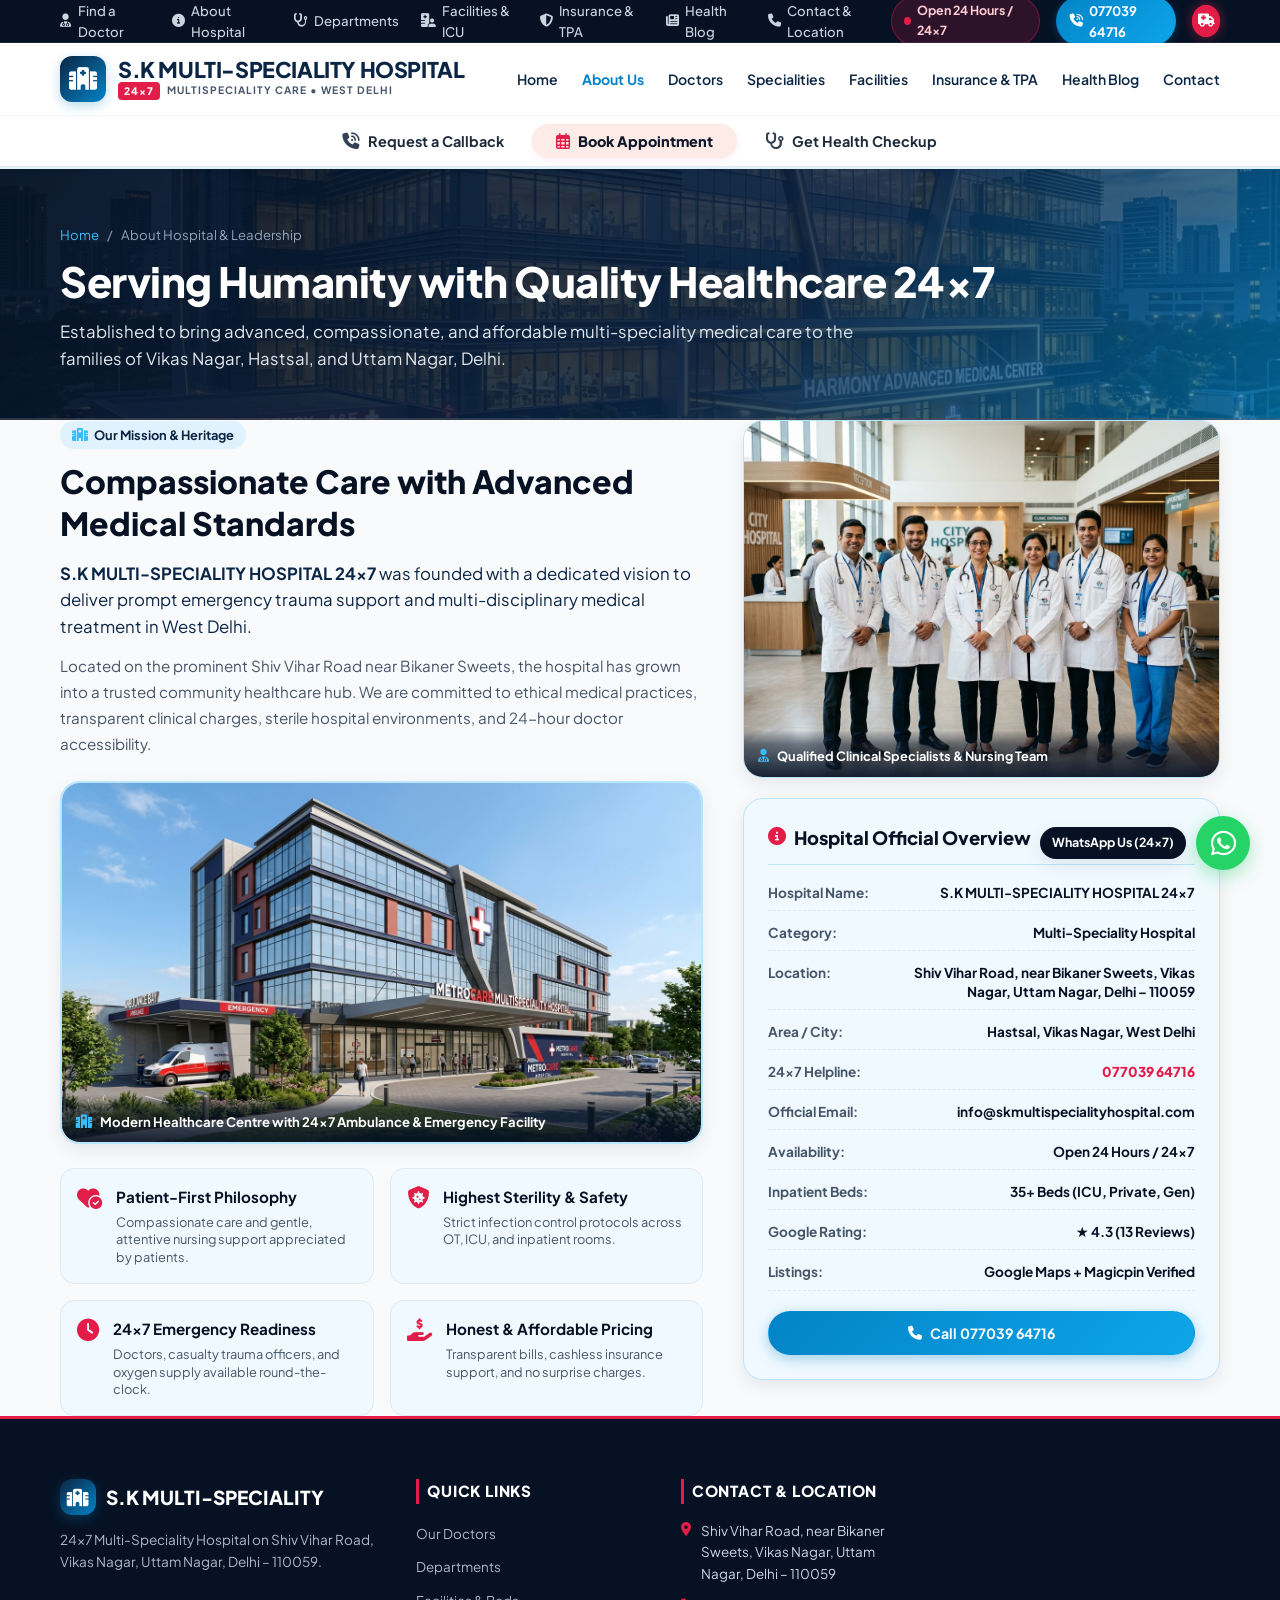
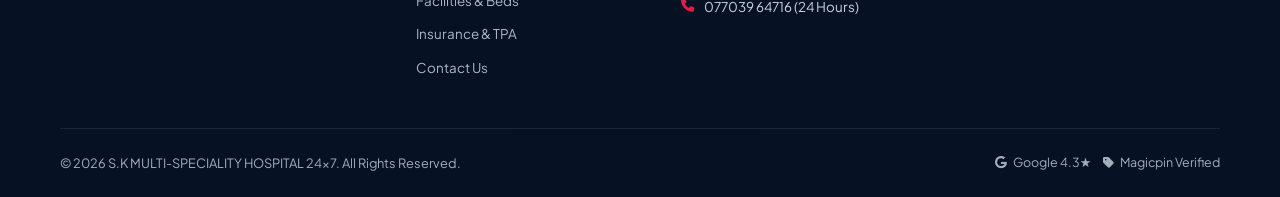
<file: about.html>
<!DOCTYPE html>
<html lang="en">
<head>
  <meta charset="UTF-8">
  <meta name="viewport" content="width=device-width, initial-scale=1.0">
  <title>About Us, Leadership & History | S.K MULTI-SPECIALITY HOSPITAL 24×7</title>
  <meta name="description" content="Learn about S.K Multi-Speciality Hospital 24×7, our leadership, medical founder, vision, patient safety standards, and round-the-clock emergency healthcare in West Delhi.">
  
  <!-- Google Fonts -->
  <link rel="preconnect" href="https://fonts.googleapis.com">
  <link rel="preconnect" href="https://fonts.gstatic.com" crossorigin>
  <link href="https://fonts.googleapis.com/css2?family=Plus+Jakarta+Sans:wght@400;500;600;700;800&family=Inter:wght@400;500;600;700&display=swap" rel="stylesheet">
  
  <!-- FontAwesome Icons -->
  <link rel="stylesheet" href="https://cdnjs.cloudflare.com/ajax/libs/font-awesome/6.5.1/css/all.min.css">
  
  <link rel="stylesheet" href="style.css">
</head>
<body>

  <!-- Top Utility Bar -->
  <div class="top-bar">
    <div class="container top-bar-inner">
      <div class="top-nav-links">
        <a href="doctors.html"><i class="fa-solid fa-user-doctor"></i> Find a Doctor</a>
        <a href="about.html" class="active"><i class="fa-solid fa-circle-info"></i> About Hospital</a>
        <a href="departments.html"><i class="fa-solid fa-stethoscope"></i> Departments</a>
        <a href="facilities.html"><i class="fa-solid fa-hospital-user"></i> Facilities & ICU</a>
        <a href="insurance-packages.html"><i class="fa-solid fa-shield-halved"></i> Insurance & TPA</a>
        <a href="blog.html"><i class="fa-solid fa-newspaper"></i> Health Blog</a>
        <a href="contact.html"><i class="fa-solid fa-phone"></i> Contact & Location</a>
      </div>
      <div class="top-right-actions">
        <div class="top-badge-247">
          <span class="pulse-dot"></span> Open 24 Hours / 24×7
        </div>
        <a href="tel:07703964716" class="top-phone-link">
          <i class="fa-solid fa-phone-volume"></i> 077039 64716
        </a>
        <button class="emergency-sos-btn" onclick="openEmergencyModal()" title="24x7 Emergency Services">
          <i class="fa-solid fa-truck-medical"></i>
          <span class="sos-pulse"></span>
        </button>
      </div>
    </div>
  </div>

  <!-- Main Navigation Header -->
  <header class="main-header" id="mainHeader">
    <div class="container header-container">
      <a href="index.html" class="brand-logo">
        <div class="logo-symbol">
          <i class="fa-solid fa-hospital"></i>
        </div>
        <div class="logo-text">
          <span class="logo-name">S.K MULTI-SPECIALITY HOSPITAL</span>
          <span class="logo-sub"><span class="badge-247-inline">24×7</span> MULTISPECIALITY CARE • WEST DELHI</span>
        </div>
      </a>

      <div class="mobile-header-tools">
        <a href="tel:07703964716" class="mobile-call-btn" aria-label="Call Hospital">
          <i class="fa-solid fa-phone"></i>
        </a>
        <button class="mobile-sos-btn" onclick="openEmergencyModal()" aria-label="Emergency">
          <i class="fa-solid fa-truck-medical"></i>
        </button>
        <button class="hamburger-menu" id="hamburgerBtn" onclick="toggleMobileMenu()" aria-label="Toggle menu">
          <span></span>
          <span></span>
          <span></span>
        </button>
      </div>

      <nav class="desktop-nav" id="desktopNav">
        <ul class="nav-list">
          <li><a href="index.html">Home</a></li>
          <li><a href="about.html" style="color: var(--teal-primary); font-weight:700;">About Us</a></li>
          <li><a href="doctors.html">Doctors</a></li>
          <li><a href="departments.html">Specialities</a></li>
          <li><a href="facilities.html">Facilities</a></li>
          <li><a href="insurance-packages.html">Insurance & TPA</a></li>
          <li><a href="blog.html">Health Blog</a></li>
          <li><a href="contact.html">Contact</a></li>
        </ul>
      </nav>
    </div>
  
    <!-- Fortis-style Header Action Sub-Strip -->
    <div class="fortis-action-substrip">
      <div class="container fortis-substrip-inner">
        <button class="substrip-action-link" onclick="openCallbackModal()">
          <i class="fa-solid fa-phone-volume"></i> Request a Callback
        </button>
        <button class="substrip-pill-btn" onclick="openBookingModal()">
          <i class="fa-regular fa-calendar-days"></i> Book Appointment
        </button>
        <button class="substrip-action-link" onclick="openHealthCheckModal()">
          <i class="fa-solid fa-stethoscope"></i> Get Health Checkup
        </button>
      </div>
    </div>
  </header>

    <!-- Mobile Drawer Menu (Fortis Style) -->
  <div class="mobile-drawer" id="mobileDrawer">
    <!-- Clean White Header with Brand and Close button -->
    <div class="mobile-drawer-header">
      <div class="drawer-brand">
        <div class="drawer-brand-icon"><i class="fa-solid fa-hospital"></i></div>
        <span class="drawer-brand-name">S.K Hospital</span>
      </div>
      <button class="close-drawer-btn" onclick="toggleMobileMenu()" aria-label="Close menu">&times;</button>
    </div>

    <!-- Drawer Body -->
    <div class="mobile-drawer-body">
      
      <!-- Top Circular Action Grid (Fortis 3 + 2 layout) -->
      <div class="drawer-quick-circles-grid">
        <!-- Row 1: 3 Circles -->
        <div class="drawer-circles-row">
          <a href="facilities.html" class="drawer-circle-item" onclick="toggleMobileMenu()">
            <div class="circle-bubble bubble-blue">
              <i class="fa-solid fa-bed-pulse"></i>
            </div>
            <span class="circle-label">Hospitals</span>
          </a>

          <a href="departments.html" class="drawer-circle-item" onclick="toggleMobileMenu()">
            <div class="circle-bubble bubble-purple">
              <i class="fa-solid fa-heart-pulse"></i>
            </div>
            <span class="circle-label">Specialities</span>
          </a>

          <a href="doctors.html" class="drawer-circle-item" onclick="toggleMobileMenu()">
            <div class="circle-bubble bubble-peach">
              <i class="fa-solid fa-user-doctor"></i>
            </div>
            <span class="circle-label">Find a Doctor</span>
          </a>
        </div>

        <!-- Row 2: 2 Centered Circles -->
        <div class="drawer-circles-row centered-row">
          <a href="insurance-packages.html" class="drawer-circle-item" onclick="toggleMobileMenu()">
            <div class="circle-bubble bubble-green">
              <i class="fa-solid fa-shield-halved"></i>
            </div>
            <span class="circle-label">Ayushman & TPA</span>
          </a>

          <a href="blog.html" class="drawer-circle-item" onclick="toggleMobileMenu()">
            <div class="circle-bubble bubble-amber">
              <i class="fa-solid fa-newspaper"></i>
            </div>
            <span class="circle-label">Health Blog</span>
          </a>
        </div>
      </div>

      <!-- Vertical List with outline colored icons & chevrons (Fortis Style) -->
      <ul class="drawer-nav-vertical-list">
        <li class="drawer-nav-item">
          <a href="departments.html" onclick="toggleMobileMenu()">
            <div class="d-item-left">
              <span class="d-item-icon d-icon-green"><i class="fa-solid fa-hospital-user"></i></span>
              <span>Our Centres of Excellence</span>
            </div>
            <i class="fa-solid fa-chevron-right d-item-chevron"></i>
          </a>
        </li>

        <li class="drawer-nav-item">
          <a href="facilities.html" onclick="toggleMobileMenu()">
            <div class="d-item-left">
              <span class="d-item-icon d-icon-purple"><i class="fa-solid fa-bed"></i></span>
              <span>Patient Corner & Facilities</span>
            </div>
            <i class="fa-solid fa-chevron-right d-item-chevron"></i>
          </a>
        </li>

        <li class="drawer-nav-item">
          <a href="blog.html" onclick="toggleMobileMenu()">
            <div class="d-item-left">
              <span class="d-item-icon d-icon-blue"><i class="fa-regular fa-newspaper"></i></span>
              <span>Health Blog & Media Center</span>
            </div>
            <i class="fa-solid fa-chevron-right d-item-chevron"></i>
          </a>
        </li>

        <li class="drawer-nav-item">
          <a href="about.html" onclick="toggleMobileMenu()">
            <div class="d-item-left">
              <span class="d-item-icon d-icon-info"><i class="fa-solid fa-circle-info"></i></span>
              <span>About Us</span>
            </div>
            <i class="fa-solid fa-chevron-right d-item-chevron"></i>
          </a>
        </li>

        <li class="drawer-nav-item">
          <a href="contact.html" onclick="toggleMobileMenu()">
            <div class="d-item-left">
              <span class="d-item-icon d-icon-mail"><i class="fa-regular fa-envelope"></i></span>
              <span>Contact Us & Location</span>
            </div>
            <i class="fa-solid fa-chevron-right d-item-chevron"></i>
          </a>
        </li>

        <li class="drawer-nav-item">
          <a href="insurance-packages.html" onclick="toggleMobileMenu()">
            <div class="d-item-left">
              <span class="d-item-icon d-icon-globe"><i class="fa-solid fa-shield-halved"></i></span>
              <span>Cashless TPA & Ayushman PM-JAY</span>
            </div>
            <i class="fa-solid fa-chevron-right d-item-chevron"></i>
          </a>
        </li>
      </ul>

      <div class="drawer-address-footer">
        <p><i class="fa-solid fa-location-dot text-red"></i> <strong>S.K Multi-Speciality Hospital</strong><br>Shiv Vihar Road, near Bikaner Sweets, Vikas Nagar, Uttam Nagar, Delhi – 110059</p>
      </div>

    </div>
  </div>
  </div>


  <main>
    <!-- Page Header Banner -->
    <section class="page-title-banner">
      <div class="container">
        <div class="banner-breadcrumbs">
          <a href="index.html">Home</a> <span>/</span> <span>About Hospital & Leadership</span>
        </div>
        <h1 class="page-main-heading">Serving Humanity with Quality Healthcare 24×7</h1>
        <p class="page-lead-text">
          Established to bring advanced, compassionate, and affordable multi-speciality medical care to the families of Vikas Nagar, Hastsal, and Uttam Nagar, Delhi.
        </p>
      </div>
    </section>

    <!-- About Hospital Main Content -->
    <section class="about-page-content-section">
      <div class="container">
        
        <div class="about-grid">
          <div class="about-text-col">
            <div class="section-tag"><i class="fa-solid fa-hospital text-teal"></i> Our Mission & Heritage</div>
            <h2 class="about-heading">Compassionate Care with Advanced Medical Standards</h2>
            <p class="about-lead">
              <strong>S.K MULTI-SPECIALITY HOSPITAL 24×7</strong> was founded with a dedicated vision to deliver prompt emergency trauma support and multi-disciplinary medical treatment in West Delhi.
            </p>
            <p class="about-desc">
              Located on the prominent Shiv Vihar Road near Bikaner Sweets, the hospital has grown into a trusted community healthcare hub. We are committed to ethical medical practices, transparent clinical charges, sterile hospital environments, and 24-hour doctor accessibility.
            </p>

            <div class="about-infrastructure-card">
              <div class="about-building-img-wrap">
                <img src="images/hero_hospital.jpg" alt="S.K Multi-Speciality Hospital Building" class="about-building-img" loading="lazy">
                <div class="infrastructure-badge">
                  <i class="fa-solid fa-hospital text-teal"></i>
                  <span>Modern Healthcare Centre with 24x7 Ambulance & Emergency Facility</span>
                </div>
              </div>
            </div>

            <!-- Core Values -->
            <div class="about-highlights-grid">
              <div class="highlight-item">
                <i class="fa-solid fa-heart-circle-check text-red"></i>
                <div>
                  <h4>Patient-First Philosophy</h4>
                  <p>Compassionate care and gentle, attentive nursing support appreciated by patients.</p>
                </div>
              </div>
              <div class="highlight-item">
                <i class="fa-solid fa-shield-virus text-teal"></i>
                <div>
                  <h4>Highest Sterility & Safety</h4>
                  <p>Strict infection control protocols across OT, ICU, and inpatient rooms.</p>
                </div>
              </div>
              <div class="highlight-item">
                <i class="fa-solid fa-clock text-red"></i>
                <div>
                  <h4>24×7 Emergency Readiness</h4>
                  <p>Doctors, casualty trauma officers, and oxygen supply available round-the-clock.</p>
                </div>
              </div>
              <div class="highlight-item">
                <i class="fa-solid fa-hand-holding-dollar text-teal"></i>
                <div>
                  <h4>Honest & Affordable Pricing</h4>
                  <p>Transparent bills, cashless insurance support, and no surprise charges.</p>
                </div>
              </div>
            </div>
          </div>

          <div class="about-sidebar-card">
            <div class="about-doctor-card">
              <div class="about-doctor-img-wrap">
                <img src="images/doctor_team.jpg" alt="Experienced Medical Officers & Doctors S.K Hospital" class="about-team-photo" loading="lazy">
                <div class="doctor-photo-badge">
                  <i class="fa-solid fa-user-doctor text-teal"></i>
                  <span>Qualified Clinical Specialists & Nursing Team</span>
                </div>
              </div>
            </div>

            <div class="quick-overview-box">
              <h3><i class="fa-solid fa-circle-info text-teal"></i> Hospital Official Overview</h3>
              <ul class="fact-list">
                <li><span class="fact-label">Hospital Name:</span><span class="fact-value">S.K MULTI-SPECIALITY HOSPITAL 24×7</span></li>
                <li><span class="fact-label">Category:</span><span class="fact-value">Multi-Speciality Hospital</span></li>
                <li><span class="fact-label">Location:</span><span class="fact-value">Shiv Vihar Road, near Bikaner Sweets, Vikas Nagar, Uttam Nagar, Delhi – 110059</span></li>
                <li><span class="fact-label">Area / City:</span><span class="fact-value">Hastsal, Vikas Nagar, West Delhi</span></li>
                <li><span class="fact-label">24x7 Helpline:</span><span class="fact-value"><a href="tel:07703964716">077039 64716</a></span></li>
                <li><span class="fact-label">Official Email:</span><span class="fact-value">info@skmultispecialityhospital.com</span></li>
                <li><span class="fact-label">Availability:</span><span class="fact-value text-red font-bold">Open 24 Hours / 24×7</span></li>
                <li><span class="fact-label">Inpatient Beds:</span><span class="fact-value font-bold">35+ Beds (ICU, Private, Gen)</span></li>
                <li><span class="fact-label">Google Rating:</span><span class="fact-value"><span class="star-gold">★ 4.3</span> (13 Reviews)</span></li>
                <li><span class="fact-label">Listings:</span><span class="fact-value">Google Maps + Magicpin Verified</span></li>
              </ul>
              <div class="card-action-btn-wrap">
                <a href="tel:07703964716" class="btn btn-primary btn-block"><i class="fa-solid fa-phone"></i> Call 077039 64716</a>
              </div>
            </div>
          </div>
        </div>

      </div>
    </section>
  </main>

  <!-- Footer -->
  <footer class="site-footer">
    <div class="container footer-container">
      <div class="footer-grid">
        <div class="footer-col">
          <div class="footer-brand-wrap">
            <div class="logo-symbol small"><i class="fa-solid fa-hospital"></i></div>
            <span class="footer-brand-title">S.K MULTI-SPECIALITY</span>
          </div>
          <p class="footer-about-text">24×7 Multi-Speciality Hospital on Shiv Vihar Road, Vikas Nagar, Uttam Nagar, Delhi – 110059.</p>
        </div>
        <div class="footer-col">
          <h4 class="footer-col-title">Quick Links</h4>
          <ul class="footer-links">
            <li><a href="doctors.html">Our Doctors</a></li>
            <li><a href="departments.html">Departments</a></li>
            <li><a href="facilities.html">Facilities & Beds</a></li>
            <li><a href="insurance-packages.html">Insurance & TPA</a></li>
            <li><a href="contact.html">Contact Us</a></li>
          </ul>
        </div>
        <div class="footer-col">
          <h4 class="footer-col-title">Contact & Location</h4>
          <ul class="footer-contact-list">
            <li><i class="fa-solid fa-location-dot"></i><span>Shiv Vihar Road, near Bikaner Sweets, Vikas Nagar, Uttam Nagar, Delhi – 110059</span></li>
            <li><i class="fa-solid fa-phone"></i><a href="tel:07703964716">077039 64716 (24 Hours)</a></li>
          </ul>
        </div>
      </div>
      <div class="footer-bottom-bar">
        <div class="footer-bottom-left">
          <p>&copy; 2026 S.K MULTI-SPECIALITY HOSPITAL 24×7. All Rights Reserved.</p>
        </div>
        <div class="footer-bottom-badges">
          <span class="f-badge"><i class="fa-brands fa-google text-red"></i> Google 4.3★</span>
          <span class="f-badge"><i class="fa-solid fa-tag text-red"></i> Magicpin Verified</span>
        </div>
      </div>
    </div>
  </footer>

  <!-- Floating WhatsApp Chat Widget -->
  <a href="https://wa.me/917703964716?text=Hello%20SK%20Multi-Speciality%20Hospital,%20I%20would%20like%20to%20inquire%20about%20medical%20services." target="_blank" class="floating-whatsapp-btn" aria-label="Chat on WhatsApp" title="Chat with S.K Hospital on WhatsApp">
    <i class="fa-brands fa-whatsapp"></i>
    <span class="wa-tooltip">WhatsApp Us (24x7)</span>
  </a>

  <!-- Mobile Bottom Sticky Navigation -->
  <div class="mobile-bottom-nav">
    <button class="mobile-bottom-item" onclick="openCallbackModal()">
      <i class="fa-solid fa-phone-volume text-navy"></i>
      <span>Request a Callback</span>
    </button>
    
    <!-- Central Floating Action Button -->
    <div class="mobile-fab-wrap">
      <button class="mobile-fab-btn" onclick="openBookingModal()" aria-label="Book Appointment">
        <i class="fa-regular fa-calendar-days"></i>
      </button>
      <span class="fab-label">Book Appointment</span>
    </div>

    <button class="mobile-bottom-item" onclick="openHealthCheckModal()">
      <i class="fa-solid fa-stethoscope text-navy"></i>
      <span>Get Health Checkup</span>
    </button>
  </div>

  <!-- ==================== INTERACTIVE MODALS ==================== -->

  <!-- 1. Appointment Booking Modal -->
  <div class="modal-overlay" id="bookingModal">
    <div class="modal-box modal-lg">
      <div class="modal-header">
        <div class="modal-title-group">
          <i class="fa-regular fa-calendar-check text-red modal-head-icon"></i>
          <div>
            <h3>Book Doctor Appointment</h3>
            <p>S.K MULTI-SPECIALITY HOSPITAL 24×7 (Vikas Nagar, Uttam Nagar)</p>
          </div>
        </div>
        <button class="close-modal-btn" onclick="closeModal('bookingModal')">&times;</button>
      </div>

      <div class="modal-body">
        <form id="appointmentForm" onsubmit="submitAppointment(event)">
          <div class="form-step active" id="bookingStep1">
            <h4 class="form-section-title">1. Hospital Details & Speciality</h4>
            <div class="form-grid">
              <div class="form-group">
                <label for="modalHospital"><i class="fa-solid fa-hospital text-navy"></i> Hospital Facility</label>
                <select id="modalHospital" required>
                  <option value="S.K Multi-Speciality Hospital (Shiv Vihar Road, Vikas Nagar)" selected>S.K Multi-Speciality Hospital (Shiv Vihar Road, near Bikaner Sweets, Vikas Nagar, Delhi)</option>
                </select>
              </div>

              <div class="form-group">
                <label for="modalSpeciality"><i class="fa-solid fa-stethoscope text-red"></i> Medical Department</label>
                <select id="modalSpeciality" required onchange="filterDoctorsBySpeciality(this.value)">
                  <option value="">-- Select Department --</option>
                  <option value="General Medicine">General & Internal Medicine</option>
                  <option value="General Surgery">General & Laparoscopic Surgery</option>
                  <option value="Orthopaedics">Orthopaedics & Joint Care</option>
                  <option value="Gynaecology">Gynaecology & Obstetrics</option>
                  <option value="Paediatrics">Paediatrics & Child Health</option>
                  <option value="Cardiology">Cardiology / Heart Check</option>
                  <option value="Emergency Care">24x7 Emergency & Critical Care</option>
                </select>
              </div>
            </div>

            <div class="form-group">
              <label for="modalDoctor"><i class="fa-solid fa-user-doctor text-navy"></i> Select Specialist Doctor</label>
              <select id="modalDoctor" required>
                <option value="">-- Choose Specialist / Consultant --</option>
                <option value="Senior Consultant - General Medicine">Senior Consultant (General & Internal Medicine)</option>
                <option value="Consultant Surgeon - Laparoscopic & General Surgery">Consultant General & Laparoscopic Surgeon</option>
                <option value="Consultant Orthopaedic Surgeon">Consultant Orthopaedic & Fracture Specialist</option>
                <option value="Consultant Gynaecologist & Obstetrician">Consultant Gynaecologist & Obstetrician</option>
                <option value="Senior Paediatrician">Senior Paediatrician & Child Specialist</option>
                <option value="Duty Medical Officer (24x7 Emergency)">Duty Medical Officer (24×7 Emergency & Trauma Care)</option>
              </select>
            </div>

            <h4 class="form-section-title mt-form">2. Preferred Date & Time Slot</h4>
            <div class="form-grid">
              <div class="form-group">
                <label for="modalDate"><i class="fa-regular fa-calendar text-navy"></i> Appointment Date</label>
                <input type="date" id="modalDate" required>
              </div>
              <div class="form-group">
                <label for="modalSlot"><i class="fa-regular fa-clock text-red"></i> Preferred Slot</label>
                <select id="modalSlot" required>
                  <option value="09:00 AM - 11:00 AM">Morning: 09:00 AM - 11:00 AM</option>
                  <option value="11:00 AM - 01:00 PM" selected>Morning: 11:00 AM - 01:00 PM</option>
                  <option value="02:00 PM - 04:00 PM">Afternoon: 02:00 PM - 04:00 PM</option>
                  <option value="05:00 PM - 07:00 PM">Evening: 05:00 PM - 07:00 PM</option>
                  <option value="07:00 PM - 09:00 PM">Evening: 07:00 PM - 09:00 PM</option>
                  <option value="24x7 Emergency Walk-in">24x7 Emergency / Immediate Walk-in</option>
                </select>
              </div>
            </div>

            <h4 class="form-section-title mt-form">3. Patient Contact Information</h4>
            <div class="form-grid">
              <div class="form-group">
                <label for="patientName"><i class="fa-regular fa-user text-navy"></i> Full Name *</label>
                <input type="text" id="patientName" placeholder="e.g. Rajesh Kumar" required>
              </div>
              <div class="form-group">
                <label for="patientPhone"><i class="fa-solid fa-phone text-red"></i> Mobile Phone *</label>
                <input type="tel" id="patientPhone" placeholder="e.g. 9876543210" pattern="[0-9]{10}" required>
              </div>
            </div>

            <div class="form-grid">
              <div class="form-group">
                <label for="patientEmail"><i class="fa-regular fa-envelope text-navy"></i> Email (Optional)</label>
                <input type="email" id="patientEmail" placeholder="e.g. patient@example.com">
              </div>
              <div class="form-group">
                <label for="consultType"><i class="fa-solid fa-hospital-user text-red"></i> Consultation Type</label>
                <select id="consultType">
                  <option value="In-Hospital OPD Visit">In-Hospital OPD Visit</option>
                  <option value="24x7 Emergency Admission">24x7 Emergency Admission</option>
                  <option value="Phone / WhatsApp Consultation">Phone / WhatsApp Assistance</option>
                </select>
              </div>
            </div>

            <div class="modal-footer-btns">
              <button type="button" class="btn btn-outline" onclick="closeModal('bookingModal')">Cancel</button>
              <button type="submit" class="btn btn-primary"><i class="fa-regular fa-calendar-check"></i> Confirm Appointment</button>
            </div>
          </div>
        </form>

        <!-- Booking Confirmation Success Card -->
        <div class="booking-success-view" id="bookingSuccessView" style="display:none;">
          <div class="success-icon-badge">
            <i class="fa-solid fa-circle-check"></i>
          </div>
          <h3>Appointment Confirmed Successfully!</h3>
          <p>Your appointment reference number is <strong class="app-ref" id="confirmedAppId">SKH-2026-8941</strong></p>
          
          <div class="confirmation-ticket">
            <div class="ticket-row">
              <span class="t-lbl">Patient:</span>
              <span class="t-val" id="confPatientName">-</span>
            </div>
            <div class="ticket-row">
              <span class="t-lbl">Doctor/Dept:</span>
              <span class="t-val" id="confDoctor">-</span>
            </div>
            <div class="ticket-row">
              <span class="t-lbl">Hospital:</span>
              <span class="t-val" id="confHospital">S.K Multi-Speciality Hospital, Shiv Vihar Road, Vikas Nagar</span>
            </div>
            <div class="ticket-row">
              <span class="t-lbl">Date & Time:</span>
              <span class="t-val" id="confDateTime">-</span>
            </div>
          </div>

          <div class="success-actions">
            <button class="btn btn-navy" onclick="printAppointmentTicket()"><i class="fa-solid fa-print"></i> Download Slip</button>
            <a href="tel:07703964716" class="btn btn-primary"><i class="fa-solid fa-phone"></i> Call Hospital (077039 64716)</a>
          </div>
        </div>

      </div>
    </div>
  </div>

  <!-- 2. Emergency 24x7 SOS Modal -->
  <div class="modal-overlay" id="emergencyModal">
    <div class="modal-box modal-emergency">
      <div class="modal-header bg-emergency-red">
        <div class="modal-title-group text-white">
          <i class="fa-solid fa-truck-medical modal-head-icon text-white"></i>
          <div>
            <h3>24x7 Emergency & Critical Trauma Care</h3>
            <p>S.K MULTI-SPECIALITY HOSPITAL 24×7 • West Delhi</p>
          </div>
        </div>
        <button class="close-modal-btn text-white" onclick="closeModal('emergencyModal')">&times;</button>
      </div>
      <div class="modal-body">
        <div class="emergency-hotline-banner">
          <div class="hotline-icon"><i class="fa-solid fa-phone-volume"></i></div>
          <div>
            <span class="hotline-sub">24X7 EMERGENCY HELPLINE</span>
            <a href="tel:07703964716" class="hotline-number">077039 64716</a>
          </div>
        </div>

        <div class="emergency-quick-actions">
          <div class="em-action-box" onclick="triggerAmbulanceSimulation()">
            <div class="em-box-icon"><i class="fa-solid fa-map-location-dot"></i></div>
            <div class="em-box-info">
              <h4>Request Emergency Support / Ambulance</h4>
              <p>Hastsal, Vikas Nagar, Uttam Nagar & nearby West Delhi</p>
            </div>
            <i class="fa-solid fa-chevron-right em-arrow"></i>
          </div>

          <a href="tel:07703964716" class="em-action-box">
            <div class="em-box-icon"><i class="fa-solid fa-heart-crack text-red"></i></div>
            <div class="em-box-info">
              <h4>Direct Call to Emergency Duty Doctor</h4>
              <p>Immediate 24-hour medical consultation</p>
            </div>
            <i class="fa-solid fa-chevron-right em-arrow"></i>
          </a>

          <a href="https://wa.me/917703964716?text=EMERGENCY:%20I%20need%20immediate%20medical%20help%20at%20SK%20Hospital." target="_blank" class="em-action-box">
            <div class="em-box-icon"><i class="fa-brands fa-whatsapp text-red"></i></div>
            <div class="em-box-info">
              <h4>WhatsApp Emergency Alert</h4>
              <p>Share live location or patient condition immediately</p>
            </div>
            <i class="fa-solid fa-chevron-right em-arrow"></i>
          </a>
        </div>

        <div class="emergency-status-bar" id="ambulanceStatusBar" style="display:none;">
          <div class="spinner-loader"></div>
          <span id="ambulanceStatusText">Locating nearest available medical team...</span>
        </div>
      </div>
    </div>
  </div>

  <!-- 3. Medical Reports & Diagnostics Modal -->
  <div class="modal-overlay" id="reportPortalModal">
    <div class="modal-box">
      <div class="modal-header">
        <div class="modal-title-group">
          <i class="fa-solid fa-file-medical text-red modal-head-icon"></i>
          <div>
            <h3>Diagnostic Reports & Test Records</h3>
            <p>S.K MULTI-SPECIALITY HOSPITAL 24×7</p>
          </div>
        </div>
        <button class="close-modal-btn" onclick="closeModal('reportPortalModal')">&times;</button>
      </div>
      <div class="modal-body">
        <div class="report-lookup-box">
          <div class="form-group">
            <label for="reportUHID"><i class="fa-solid fa-id-card text-navy"></i> Patient Mobile No. or Patient ID</label>
            <input type="text" id="reportUHID" placeholder="e.g. 9876543210 or SKH-1049">
          </div>
          <button class="btn btn-navy btn-block" onclick="fetchSampleReports()">
            <i class="fa-solid fa-magnifying-glass"></i> Fetch My Lab Reports
          </button>
        </div>

        <div class="reports-results-view" id="reportsResultView" style="display:none; margin-top:20px;">
          <h4 class="results-title"><i class="fa-solid fa-folder-open text-navy"></i> Available Reports for Patient (ID: SKH-1049)</h4>
          <div class="report-items-list">
            <div class="report-item">
              <div class="rep-icon"><i class="fa-solid fa-file-pdf text-red"></i></div>
              <div class="rep-meta">
                <span class="rep-title">Complete Blood Count (CBC) & Blood Sugar</span>
                <span class="rep-date">S.K Hospital Diagnostic Lab</span>
              </div>
              <button class="btn btn-sm btn-outline" onclick="downloadSampleReport('CBC_Blood_Sugar_Report.pdf')"><i class="fa-solid fa-download"></i> PDF</button>
            </div>
            <div class="report-item">
              <div class="rep-icon"><i class="fa-solid fa-file-pdf text-red"></i></div>
              <div class="rep-meta">
                <span class="rep-title">Routine Lipid Profile & Liver Function Test</span>
                <span class="rep-date">Pathology Department</span>
              </div>
              <button class="btn btn-sm btn-outline" onclick="downloadSampleReport('Lipid_LFT_Report.pdf')"><i class="fa-solid fa-download"></i> PDF</button>
            </div>
          </div>
        </div>
      </div>
    </div>
  </div>

  <!-- 4. Request a Callback Modal -->
  <div class="modal-overlay" id="callbackModal">
    <div class="modal-box">
      <div class="modal-header">
        <div class="modal-title-group">
          <i class="fa-solid fa-headset text-navy modal-head-icon"></i>
          <div>
            <h3>Request a Callback</h3>
            <p>Our hospital staff will call you shortly</p>
          </div>
        </div>
        <button class="close-modal-btn" onclick="closeModal('callbackModal')">&times;</button>
      </div>
      <div class="modal-body">
        <form onsubmit="submitCallback(event)">
          <div class="form-group">
            <label for="cbName">Your Full Name *</label>
            <input type="text" id="cbName" placeholder="Enter your name" required>
          </div>
          <div class="form-group">
            <label for="cbPhone">Phone Number *</label>
            <input type="tel" id="cbPhone" placeholder="10-digit mobile number" pattern="[0-9]{10}" required>
          </div>
          <div class="form-group">
            <label for="cbDept">Department / Concern</label>
            <select id="cbDept">
              <option value="Doctor Appointment Inquiry">Doctor Appointment Inquiry</option>
              <option value="24x7 Emergency / Admission Inquiry">24x7 Emergency / Admission Inquiry</option>
              <option value="Diagnostic Lab & Blood Test">Diagnostic Lab & Blood Test</option>
              <option value="Surgery / Treatment Cost Inquiry">Surgery / Treatment Cost Inquiry</option>
            </select>
          </div>
          <button type="submit" class="btn btn-primary btn-block"><i class="fa-solid fa-paper-plane"></i> Request Call Now</button>
        </form>
      </div>
    </div>
  </div>

    <!-- Mobile Sticky Bottom Action Bar (Fortis Style) -->
  <div class="mobile-sticky-bottom-bar">
    <div class="bottom-bar-inner">
      <button class="m-bar-btn-text" onclick="openCallbackModal()">
        <i class="fa-solid fa-headset"></i>
        <span>Request Callback</span>
      </button>
      <button class="m-bar-btn-pill" onclick="openBookingModal()">
        <i class="fa-regular fa-calendar-days"></i>
        <span>Book Appointment</span>
      </button>
      <button class="m-bar-btn-text" onclick="openHealthCheckModal()">
        <i class="fa-solid fa-stethoscope"></i>
        <span>Health Checkup</span>
      </button>
    </div>
  </div>

  <!-- Toast Notification Container -->
  <div class="toast-container" id="toastContainer"></div>

  <script src="script.js"></script>
</body>
</html>
</file>
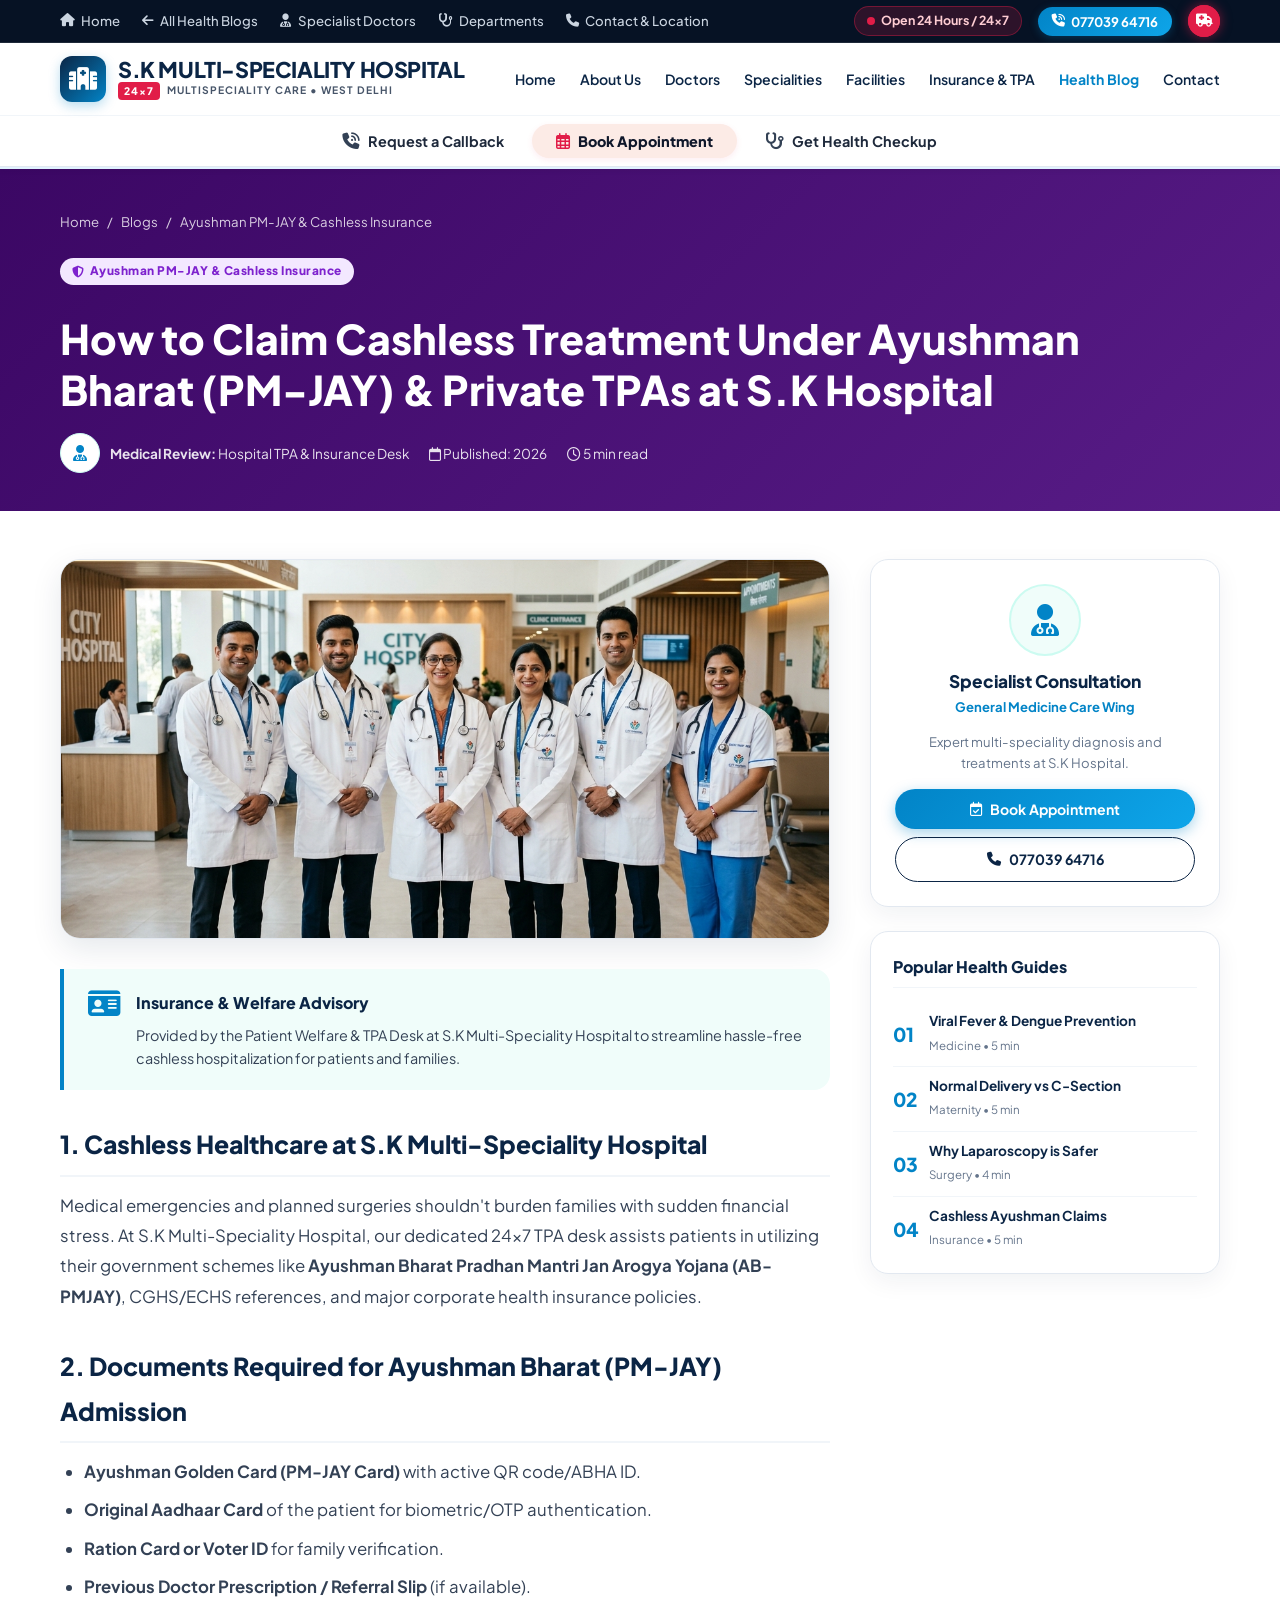
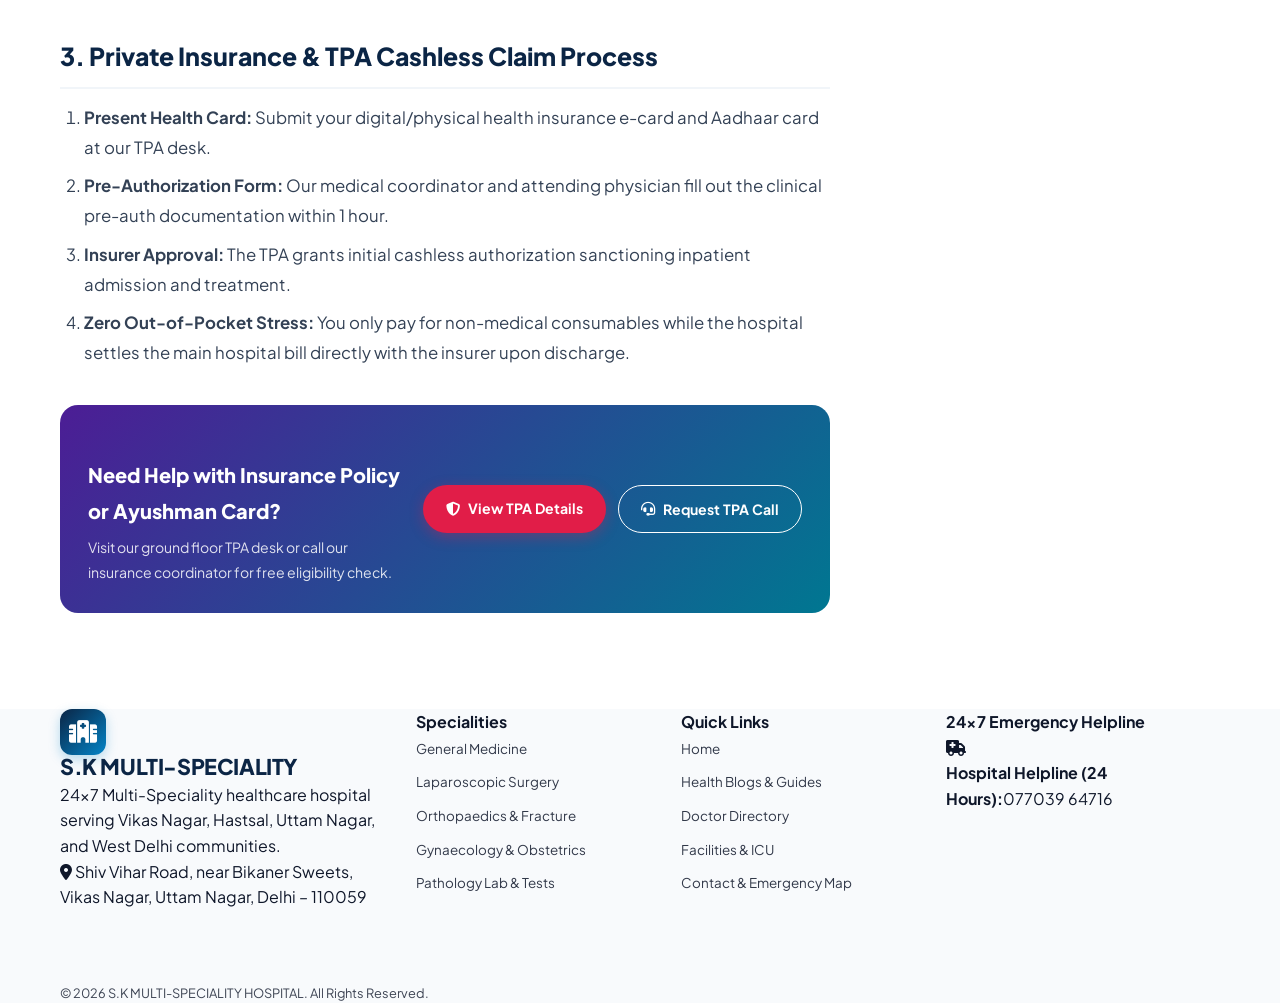
<file: blog-ayushman-pmjay-cashless-hospital.html>
<!DOCTYPE html>
<html lang="en">
<head>
  <meta charset="UTF-8">
  <meta name="viewport" content="width=device-width, initial-scale=1.0">
  <title>How to Claim Cashless Treatment Under Ayushman Bharat (PM-JAY) & Private TPAs at S.K Hospital | S.K Hospital</title>
  <meta name="description" content="Complete guide on claiming cashless hospital treatment under Ayushman Bharat PM-JAY and major private insurance TPAs at S.K Multi-Speciality Hospital, Delhi.">
  
  <link rel="preconnect" href="https://fonts.googleapis.com">
  <link rel="preconnect" href="https://fonts.gstatic.com" crossorigin>
  <link href="https://fonts.googleapis.com/css2?family=Plus+Jakarta+Sans:wght@400;500;600;700;800&family=Inter:wght@400;500;600;700&display=swap" rel="stylesheet">
  <link rel="stylesheet" href="https://cdnjs.cloudflare.com/ajax/libs/font-awesome/6.5.1/css/all.min.css">
  <link rel="stylesheet" href="style.css">
</head>
<body>

  <!-- Top Utility Bar -->
  <div class="top-bar">
    <div class="container top-bar-inner">
      <div class="top-nav-links">
        <a href="index.html"><i class="fa-solid fa-house"></i> Home</a>
        <a href="blog.html"><i class="fa-solid fa-arrow-left"></i> All Health Blogs</a>
        <a href="doctors.html"><i class="fa-solid fa-user-doctor"></i> Specialist Doctors</a>
        <a href="departments.html"><i class="fa-solid fa-stethoscope"></i> Departments</a>
        <a href="contact.html"><i class="fa-solid fa-phone"></i> Contact & Location</a>
      </div>
      <div class="top-right-actions">
        <div class="top-badge-247"><span class="pulse-dot"></span> Open 24 Hours / 24×7</div>
        <a href="tel:07703964716" class="top-phone-link"><i class="fa-solid fa-phone-volume"></i> 077039 64716</a>
        <button class="emergency-sos-btn" onclick="openEmergencyModal()"><i class="fa-solid fa-truck-medical"></i><span class="sos-pulse"></span></button>
      </div>
    </div>
  </div>

  <!-- Main Navigation Header -->
  <header class="main-header" id="mainHeader">
    <div class="container header-container">
      <a href="index.html" class="brand-logo">
        <div class="logo-symbol"><i class="fa-solid fa-hospital"></i></div>
        <div class="logo-text">
          <span class="logo-name">S.K MULTI-SPECIALITY HOSPITAL</span>
          <span class="logo-sub"><span class="badge-247-inline">24×7</span> MULTISPECIALITY CARE • WEST DELHI</span>
        </div>
      </a>
      <div class="mobile-header-tools">
        <a href="tel:07703964716" class="mobile-call-btn"><i class="fa-solid fa-phone"></i></a>
        <button class="mobile-sos-btn" onclick="openEmergencyModal()"><i class="fa-solid fa-truck-medical"></i></button>
        <button class="hamburger-menu" id="hamburgerBtn" onclick="toggleMobileMenu()"><span></span><span></span><span></span></button>
      </div>
      <nav class="desktop-nav" id="desktopNav">
        <ul class="nav-list">
          <li><a href="index.html">Home</a></li>
          <li><a href="about.html">About Us</a></li>
          <li><a href="doctors.html">Doctors</a></li>
          <li><a href="departments.html">Specialities</a></li>
          <li><a href="facilities.html">Facilities</a></li>
          <li><a href="insurance-packages.html">Insurance & TPA</a></li>
          <li><a href="blog.html" style="color: var(--teal-primary); font-weight:700;">Health Blog</a></li>
          <li><a href="contact.html">Contact</a></li>
        </ul>
      </nav>
    </div>
  
    <!-- Fortis-style Header Action Sub-Strip -->
    <div class="fortis-action-substrip">
      <div class="container fortis-substrip-inner">
        <button class="substrip-action-link" onclick="openCallbackModal()">
          <i class="fa-solid fa-phone-volume"></i> Request a Callback
        </button>
        <button class="substrip-pill-btn" onclick="openBookingModal()">
          <i class="fa-regular fa-calendar-days"></i> Book Appointment
        </button>
        <button class="substrip-action-link" onclick="openHealthCheckModal()">
          <i class="fa-solid fa-stethoscope"></i> Get Health Checkup
        </button>
      </div>
    </div>
  </header>

    <!-- Mobile Drawer Menu (Fortis Style) -->
  <div class="mobile-drawer" id="mobileDrawer">
    <!-- Clean White Header with Brand and Close button -->
    <div class="mobile-drawer-header">
      <div class="drawer-brand">
        <div class="drawer-brand-icon"><i class="fa-solid fa-hospital"></i></div>
        <span class="drawer-brand-name">S.K Hospital</span>
      </div>
      <button class="close-drawer-btn" onclick="toggleMobileMenu()" aria-label="Close menu">&times;</button>
    </div>

    <!-- Drawer Body -->
    <div class="mobile-drawer-body">
      
      <!-- Top Circular Action Grid (Fortis 3 + 2 layout) -->
      <div class="drawer-quick-circles-grid">
        <!-- Row 1: 3 Circles -->
        <div class="drawer-circles-row">
          <a href="facilities.html" class="drawer-circle-item" onclick="toggleMobileMenu()">
            <div class="circle-bubble bubble-blue">
              <i class="fa-solid fa-bed-pulse"></i>
            </div>
            <span class="circle-label">Hospitals</span>
          </a>

          <a href="departments.html" class="drawer-circle-item" onclick="toggleMobileMenu()">
            <div class="circle-bubble bubble-purple">
              <i class="fa-solid fa-heart-pulse"></i>
            </div>
            <span class="circle-label">Specialities</span>
          </a>

          <a href="doctors.html" class="drawer-circle-item" onclick="toggleMobileMenu()">
            <div class="circle-bubble bubble-peach">
              <i class="fa-solid fa-user-doctor"></i>
            </div>
            <span class="circle-label">Find a Doctor</span>
          </a>
        </div>

        <!-- Row 2: 2 Centered Circles -->
        <div class="drawer-circles-row centered-row">
          <a href="insurance-packages.html" class="drawer-circle-item" onclick="toggleMobileMenu()">
            <div class="circle-bubble bubble-green">
              <i class="fa-solid fa-shield-halved"></i>
            </div>
            <span class="circle-label">Ayushman & TPA</span>
          </a>

          <a href="blog.html" class="drawer-circle-item" onclick="toggleMobileMenu()">
            <div class="circle-bubble bubble-amber">
              <i class="fa-solid fa-newspaper"></i>
            </div>
            <span class="circle-label">Health Blog</span>
          </a>
        </div>
      </div>

      <!-- Vertical List with outline colored icons & chevrons (Fortis Style) -->
      <ul class="drawer-nav-vertical-list">
        <li class="drawer-nav-item">
          <a href="departments.html" onclick="toggleMobileMenu()">
            <div class="d-item-left">
              <span class="d-item-icon d-icon-green"><i class="fa-solid fa-hospital-user"></i></span>
              <span>Our Centres of Excellence</span>
            </div>
            <i class="fa-solid fa-chevron-right d-item-chevron"></i>
          </a>
        </li>

        <li class="drawer-nav-item">
          <a href="facilities.html" onclick="toggleMobileMenu()">
            <div class="d-item-left">
              <span class="d-item-icon d-icon-purple"><i class="fa-solid fa-bed"></i></span>
              <span>Patient Corner & Facilities</span>
            </div>
            <i class="fa-solid fa-chevron-right d-item-chevron"></i>
          </a>
        </li>

        <li class="drawer-nav-item">
          <a href="blog.html" onclick="toggleMobileMenu()">
            <div class="d-item-left">
              <span class="d-item-icon d-icon-blue"><i class="fa-regular fa-newspaper"></i></span>
              <span>Health Blog & Media Center</span>
            </div>
            <i class="fa-solid fa-chevron-right d-item-chevron"></i>
          </a>
        </li>

        <li class="drawer-nav-item">
          <a href="about.html" onclick="toggleMobileMenu()">
            <div class="d-item-left">
              <span class="d-item-icon d-icon-info"><i class="fa-solid fa-circle-info"></i></span>
              <span>About Us</span>
            </div>
            <i class="fa-solid fa-chevron-right d-item-chevron"></i>
          </a>
        </li>

        <li class="drawer-nav-item">
          <a href="contact.html" onclick="toggleMobileMenu()">
            <div class="d-item-left">
              <span class="d-item-icon d-icon-mail"><i class="fa-regular fa-envelope"></i></span>
              <span>Contact Us & Location</span>
            </div>
            <i class="fa-solid fa-chevron-right d-item-chevron"></i>
          </a>
        </li>

        <li class="drawer-nav-item">
          <a href="insurance-packages.html" onclick="toggleMobileMenu()">
            <div class="d-item-left">
              <span class="d-item-icon d-icon-globe"><i class="fa-solid fa-shield-halved"></i></span>
              <span>Cashless TPA & Ayushman PM-JAY</span>
            </div>
            <i class="fa-solid fa-chevron-right d-item-chevron"></i>
          </a>
        </li>
      </ul>

      <div class="drawer-address-footer">
        <p><i class="fa-solid fa-location-dot text-red"></i> <strong>S.K Multi-Speciality Hospital</strong><br>Shiv Vihar Road, near Bikaner Sweets, Vikas Nagar, Uttam Nagar, Delhi – 110059</p>
      </div>

    </div>
  </div>

  <main>
    <!-- Article Header Banner -->
    <section class="article-header-hero" style="background: linear-gradient(135deg, #3b0764 0%, #581c87 100%);">
      <div class="container">
        <div class="banner-breadcrumbs">
          <a href="index.html">Home</a> <span>/</span> <a href="blog.html">Blogs</a> <span>/</span> <span>Ayushman PM-JAY & Cashless Insurance</span>
        </div>
        <span class="blog-tag-badge tag-purple" style="margin-top:14px;"><i class="fa-solid fa-shield-halved"></i> Ayushman PM-JAY & Cashless Insurance</span>
        <h1 class="article-main-title">How to Claim Cashless Treatment Under Ayushman Bharat (PM-JAY) & Private TPAs at S.K Hospital</h1>
        <div class="article-author-bar">
          <div class="author-badge">
            <div class="author-avatar"><i class="fa-solid fa-user-doctor"></i></div>
            <span><strong>Medical Review:</strong> Hospital TPA & Insurance Desk</span>
          </div>
          <span><i class="fa-regular fa-calendar"></i> Published: 2026</span>
          <span><i class="fa-regular fa-clock"></i> 5 min read</span>
        </div>
      </div>
    </section>

    <!-- Article Body & Sidebar -->
    <section class="article-content-section">
      <div class="container article-page-grid">
        
        <!-- Left: Main Article Content -->
        <article class="article-main-body">
          <div class="article-hero-cover-wrap">
            <img src="images/doctor_team.jpg" alt="Ayushman Bharat PM-JAY and Cashless Health Insurance">
          </div>
          
      <div class="verified-doc-callout">
        <i class="fa-solid fa-id-card text-teal"></i>
        <div>
          <h4>Insurance & Welfare Advisory</h4>
          <p>Provided by the Patient Welfare & TPA Desk at S.K Multi-Speciality Hospital to streamline hassle-free cashless hospitalization for patients and families.</p>
        </div>
      </div>

      <h2>1. Cashless Healthcare at S.K Multi-Speciality Hospital</h2>
      <p>
        Medical emergencies and planned surgeries shouldn't burden families with sudden financial stress. At S.K Multi-Speciality Hospital, our dedicated 24x7 TPA desk assists patients in utilizing their government schemes like <strong>Ayushman Bharat Pradhan Mantri Jan Arogya Yojana (AB-PMJAY)</strong>, CGHS/ECHS references, and major corporate health insurance policies.
      </p>

      <h2>2. Documents Required for Ayushman Bharat (PM-JAY) Admission</h2>
      <ul>
        <li><strong>Ayushman Golden Card (PM-JAY Card)</strong> with active QR code/ABHA ID.</li>
        <li><strong>Original Aadhaar Card</strong> of the patient for biometric/OTP authentication.</li>
        <li><strong>Ration Card or Voter ID</strong> for family verification.</li>
        <li><strong>Previous Doctor Prescription / Referral Slip</strong> (if available).</li>
      </ul>

      <h2>3. Private Insurance & TPA Cashless Claim Process</h2>
      <ol>
        <li><strong>Present Health Card:</strong> Submit your digital/physical health insurance e-card and Aadhaar card at our TPA desk.</li>
        <li><strong>Pre-Authorization Form:</strong> Our medical coordinator and attending physician fill out the clinical pre-auth documentation within 1 hour.</li>
        <li><strong>Insurer Approval:</strong> The TPA grants initial cashless authorization sanctioning inpatient admission and treatment.</li>
        <li><strong>Zero Out-of-Pocket Stress:</strong> You only pay for non-medical consumables while the hospital settles the main hospital bill directly with the insurer upon discharge.</li>
      </ol>

      <div class="article-inline-cta" style="background: linear-gradient(135deg, #4c1d95 0%, #007791 100%);">
        <div class="inline-cta-text">
          <h3>Need Help with Insurance Policy or Ayushman Card?</h3>
          <p>Visit our ground floor TPA desk or call our insurance coordinator for free eligibility check.</p>
        </div>
        <div class="inline-cta-btns">
          <a href="insurance-packages.html" class="btn btn-emergency-red"><i class="fa-solid fa-shield-halved"></i> View TPA Details</a>
          <button class="btn btn-outline" style="color:#ffffff; border-color:#ffffff;" onclick="openCallbackModal()"><i class="fa-solid fa-headset"></i> Request TPA Call</button>
        </div>
      </div>
    
        </article>

        <!-- Right: Sidebar -->
        <aside class="article-sidebar">
          <div class="sidebar-consult-card">
            <div class="sidebar-doc-avatar"><i class="fa-solid fa-user-doctor"></i></div>
            <h4>Specialist Consultation</h4>
            <p class="doc-spec">General Medicine Care Wing</p>
            <p style="font-size:0.82rem; color:#64748b; margin-bottom:16px;">Expert multi-speciality diagnosis and treatments at S.K Hospital.</p>
            <button class="btn btn-primary btn-block" onclick="openBookingModal('General Medicine')"><i class="fa-regular fa-calendar-check"></i> Book Appointment</button>
            <a href="tel:07703964716" class="btn btn-outline btn-block" style="margin-top:8px;"><i class="fa-solid fa-phone"></i> 077039 64716</a>
          </div>

          <div class="sidebar-popular-list">
            <h4>Popular Health Guides</h4>
            <div class="pop-article-item">
              <span class="pop-art-num">01</span>
              <div class="pop-art-text"><a href="blog-fever-dengue-prevention.html">Viral Fever & Dengue Prevention</a><span>Medicine • 5 min</span></div>
            </div>
            <div class="pop-article-item">
              <span class="pop-art-num">02</span>
              <div class="pop-art-text"><a href="blog-normal-delivery-maternity-guide.html">Normal Delivery vs C-Section</a><span>Maternity • 5 min</span></div>
            </div>
            <div class="pop-article-item">
              <span class="pop-art-num">03</span>
              <div class="pop-art-text"><a href="blog-laparoscopic-surgery-benefits.html">Why Laparoscopy is Safer</a><span>Surgery • 4 min</span></div>
            </div>
            <div class="pop-article-item">
              <span class="pop-art-num">04</span>
              <div class="pop-art-text"><a href="blog-ayushman-pmjay-cashless-hospital.html">Cashless Ayushman Claims</a><span>Insurance • 5 min</span></div>
            </div>
          </div>
        </aside>

      </div>
    </section>
  </main>

  <!-- Main Footer -->
  <footer class="main-footer">
    <div class="container footer-grid">
      <div class="footer-col">
        <div class="footer-brand"><div class="logo-symbol"><i class="fa-solid fa-hospital"></i></div><span class="logo-name">S.K MULTI-SPECIALITY</span></div>
        <p class="footer-about">24×7 Multi-Speciality healthcare hospital serving Vikas Nagar, Hastsal, Uttam Nagar, and West Delhi communities.</p>
        <div class="footer-badge-item"><i class="fa-solid fa-location-dot text-red"></i> Shiv Vihar Road, near Bikaner Sweets, Vikas Nagar, Uttam Nagar, Delhi – 110059</div>
      </div>
      <div class="footer-col">
        <h4>Specialities</h4>
        <ul class="footer-links">
          <li><a href="departments.html#general-medicine">General Medicine</a></li>
          <li><a href="departments.html#surgery">Laparoscopic Surgery</a></li>
          <li><a href="departments.html#ortho">Orthopaedics & Fracture</a></li>
          <li><a href="departments.html#gynae">Gynaecology & Obstetrics</a></li>
          <li><a href="facilities.html#diagnostics">Pathology Lab & Tests</a></li>
        </ul>
      </div>
      <div class="footer-col">
        <h4>Quick Links</h4>
        <ul class="footer-links">
          <li><a href="index.html">Home</a></li>
          <li><a href="blog.html">Health Blogs & Guides</a></li>
          <li><a href="doctors.html">Doctor Directory</a></li>
          <li><a href="facilities.html">Facilities & ICU</a></li>
          <li><a href="contact.html">Contact & Emergency Map</a></li>
        </ul>
      </div>
      <div class="footer-col">
        <h4>24×7 Emergency Helpline</h4>
        <div class="emergency-footer-card">
          <i class="fa-solid fa-truck-medical text-red"></i>
          <div><strong>Hospital Helpline (24 Hours):</strong><a href="tel:07703964716" class="foot-phone">077039 64716</a></div>
        </div>
      </div>
    </div>
    <div class="footer-bottom"><div class="container footer-bottom-bar"><p>© 2026 S.K MULTI-SPECIALITY HOSPITAL. All Rights Reserved.</p></div></div>
  </footer>

  <!-- Mobile Sticky Bottom Action Bar -->
  <div class="mobile-sticky-bottom-bar">
    <div class="bottom-bar-inner">
      <button class="m-bar-btn-text" onclick="openCallbackModal()"><i class="fa-solid fa-headset"></i><span>Request Callback</span></button>
      <button class="m-bar-btn-pill" onclick="openBookingModal('General Medicine')"><i class="fa-regular fa-calendar-days"></i><span>Book Appointment</span></button>
      <button class="m-bar-btn-text" onclick="openHealthCheckModal()"><i class="fa-solid fa-stethoscope"></i><span>Health Checkup</span></button>
    </div>
  </div>

  <!-- Modals -->
  <div class="modal-overlay" id="bookingModal">
    <div class="modal-box">
      <div class="modal-header">
        <div class="modal-title-group"><i class="fa-regular fa-calendar-check text-red modal-head-icon"></i><div><h3>Book Doctor Appointment</h3><p>S.K MULTI-SPECIALITY HOSPITAL 24×7</p></div></div>
        <button class="close-modal-btn" onclick="closeModal('bookingModal')">&times;</button>
      </div>
      <div class="modal-body">
        <form onsubmit="submitAppointment(event)">
          <div class="form-group"><label>Hospital Facility</label><input type="text" value="S.K Multi-Speciality Hospital, Vikas Nagar" readonly></div>
          <div class="form-group"><label>Patient Name *</label><input type="text" id="patientName" required placeholder="Full Name"></div>
          <div class="form-group"><label>Mobile Phone *</label><input type="tel" id="patientPhone" required pattern="[0-9]{10}" placeholder="10-digit number"></div>
          <button type="submit" class="btn btn-primary btn-block"><i class="fa-regular fa-calendar-check"></i> Confirm Appointment</button>
        </form>
      </div>
    </div>
  </div>

  <div class="modal-overlay" id="emergencyModal">
    <div class="modal-box modal-emergency">
      <div class="modal-header bg-emergency-red">
        <div class="modal-title-group text-white"><i class="fa-solid fa-truck-medical modal-head-icon text-white"></i><div><h3>24x7 Emergency & Critical Care</h3><p>S.K Hospital • West Delhi</p></div></div>
        <button class="close-modal-btn text-white" onclick="closeModal('emergencyModal')">&times;</button>
      </div>
      <div class="modal-body">
        <div class="emergency-hotline-banner">
          <div class="hotline-icon"><i class="fa-solid fa-phone-volume"></i></div>
          <div><span class="hotline-sub">24X7 EMERGENCY HELPLINE</span><a href="tel:07703964716" class="hotline-number">077039 64716</a></div>
        </div>
      </div>
    </div>
  </div>

  <div class="modal-overlay" id="callbackModal">
    <div class="modal-box">
      <div class="modal-header"><div class="modal-title-group"><i class="fa-solid fa-headset text-navy modal-head-icon"></i><div><h3>Request a Callback</h3><p>Staff will call you shortly</p></div></div><button class="close-modal-btn" onclick="closeModal('callbackModal')">&times;</button></div>
      <div class="modal-body">
        <form onsubmit="submitCallback(event)">
          <div class="form-group"><label>Full Name *</label><input type="text" id="cbName" required placeholder="Enter name"></div>
          <div class="form-group"><label>Phone Number *</label><input type="tel" id="cbPhone" required pattern="[0-9]{10}" placeholder="10-digit number"></div>
          <button type="submit" class="btn btn-primary btn-block">Request Call Now</button>
        </form>
      </div>
    </div>
  </div>

  <div class="modal-overlay" id="reportPortalModal">
    <div class="modal-box">
      <div class="modal-header"><div class="modal-title-group"><i class="fa-solid fa-file-waveform text-teal modal-head-icon"></i><div><h3>Diagnostic & Lab Reports</h3></div></div><button class="close-modal-btn" onclick="closeModal('reportPortalModal')">&times;</button></div>
      <div class="modal-body">
        <div class="form-group"><label>Mobile Number</label><input type="text" placeholder="Enter Mobile Number"></div>
        <button class="btn btn-teal btn-block" onclick="fetchSampleReports()">View Reports</button>
      </div>
    </div>
  </div>

  <div class="toast-container" id="toastContainer"></div>
  <script src="script.js"></script>
</body>
</html>
</file>
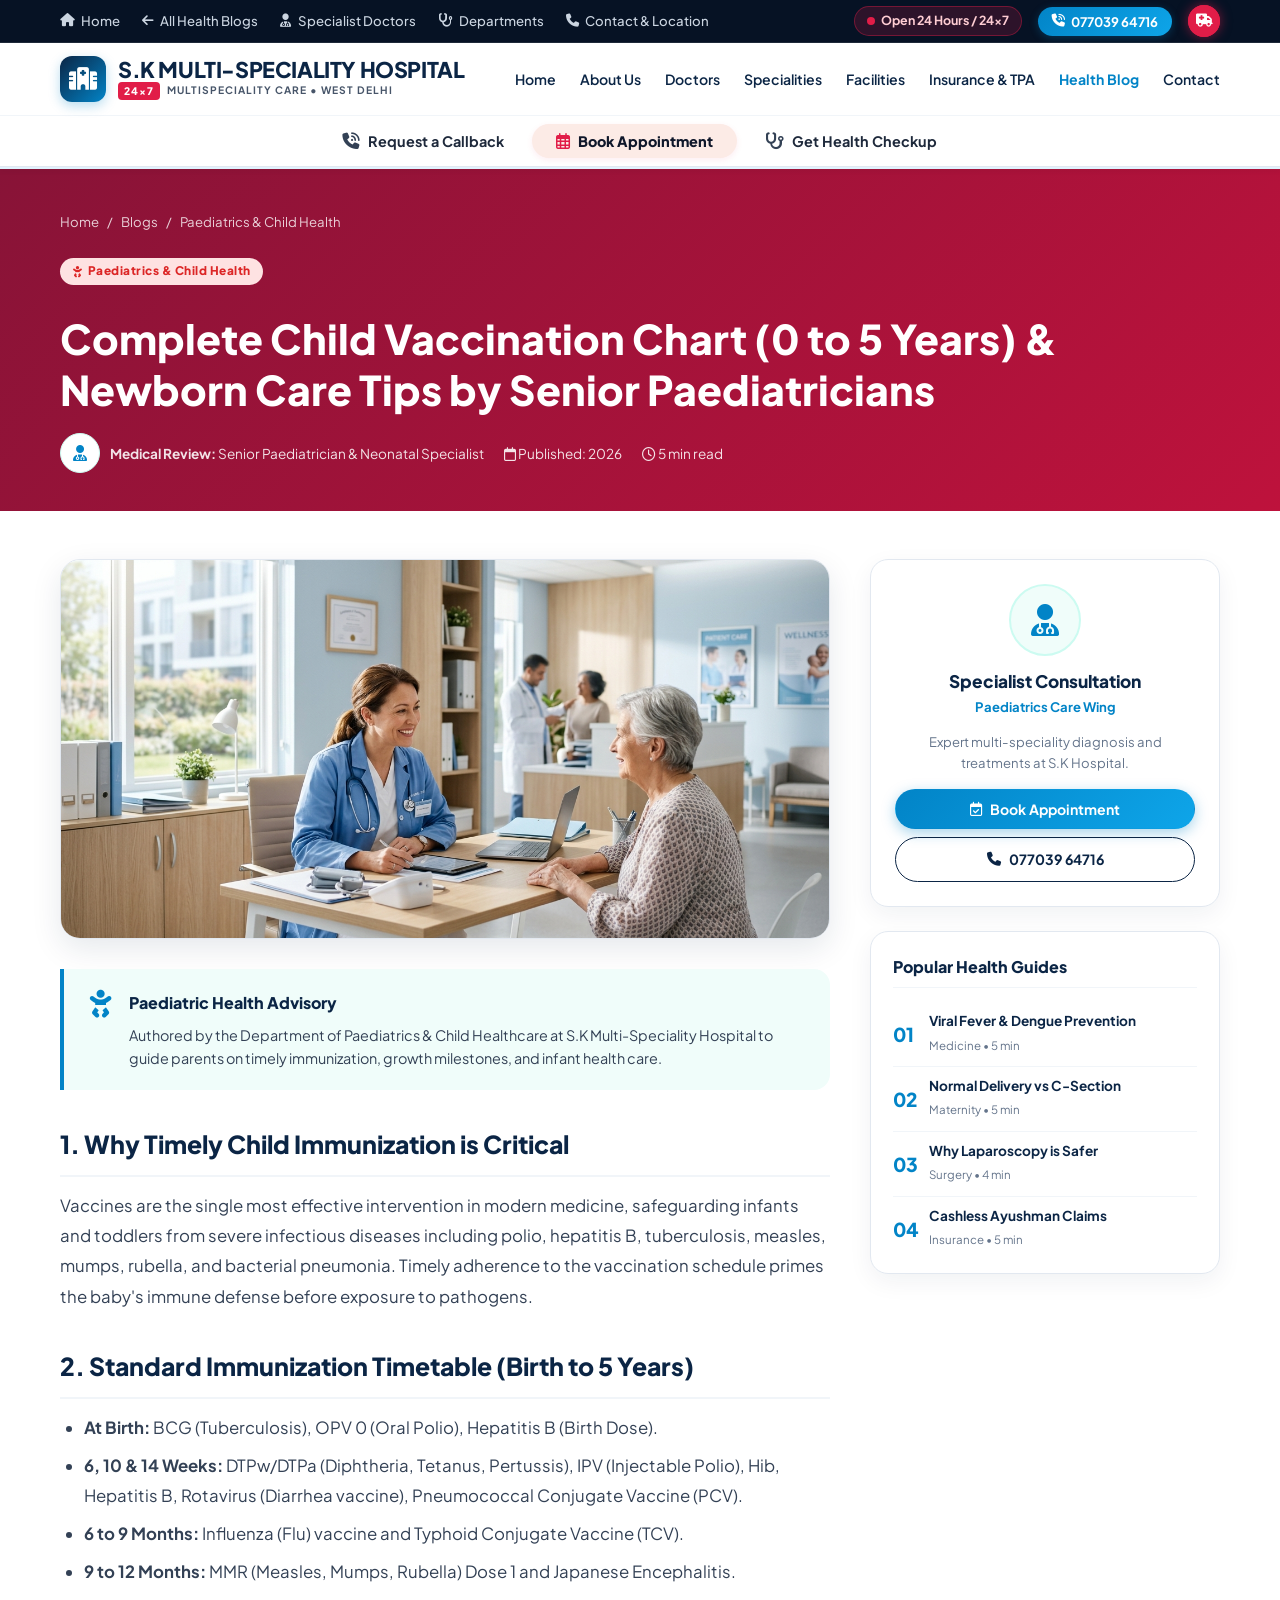
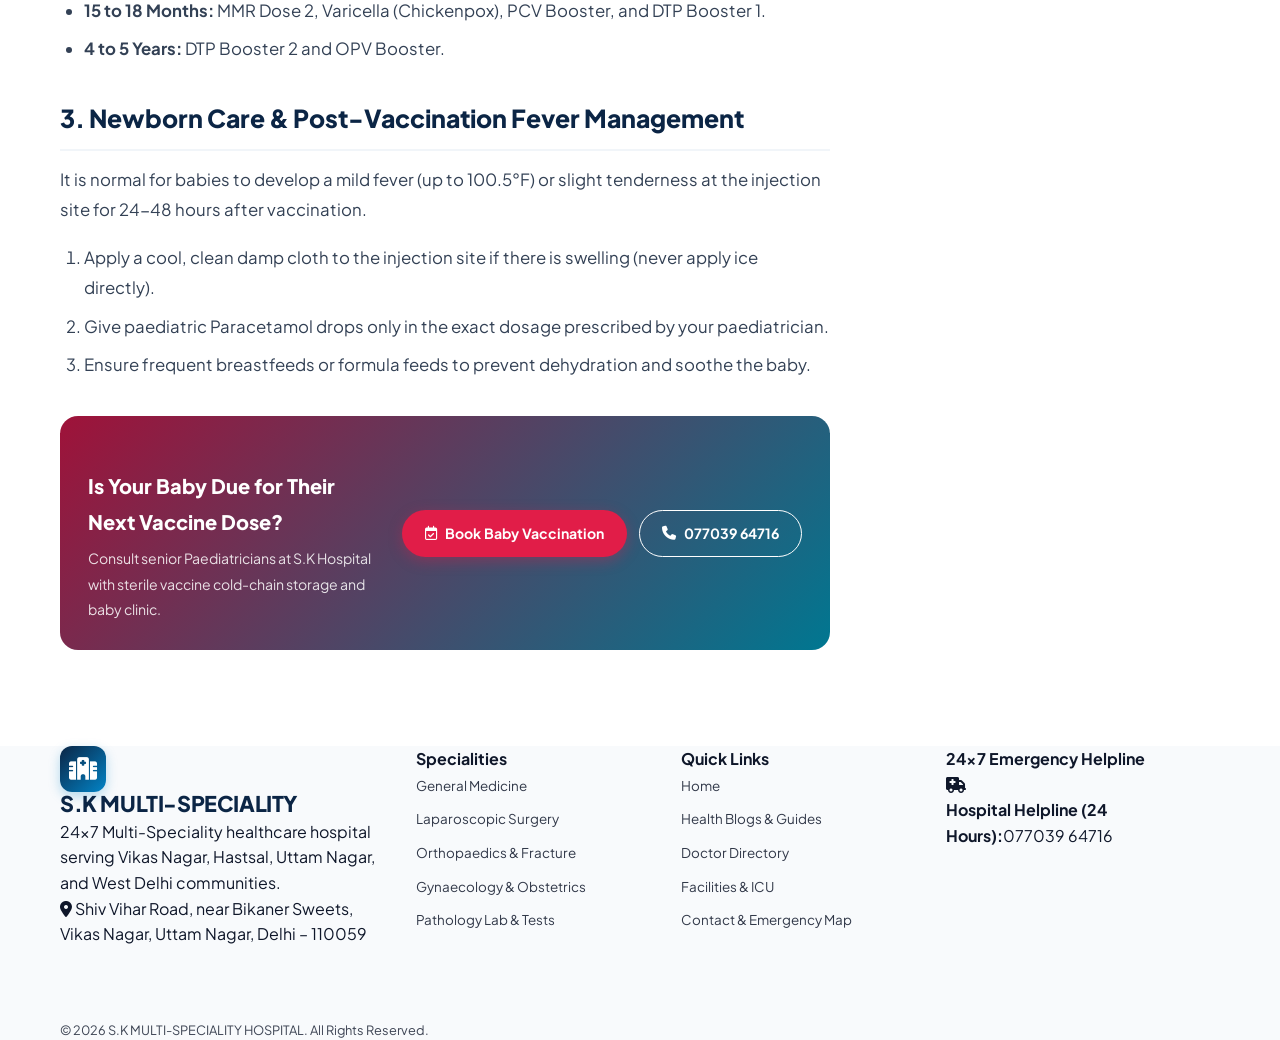
<file: blog-child-vaccination-schedule.html>
<!DOCTYPE html>
<html lang="en">
<head>
  <meta charset="UTF-8">
  <meta name="viewport" content="width=device-width, initial-scale=1.0">
  <title>Complete Child Vaccination Chart (0 to 5 Years) & Newborn Care Tips by Senior Paediatricians | S.K Hospital</title>
  <meta name="description" content="Expert paediatrician guide on child immunization timetable, mandatory vaccines from birth to age 5, baby nutrition, and fever management at S.K Hospital.">
  
  <link rel="preconnect" href="https://fonts.googleapis.com">
  <link rel="preconnect" href="https://fonts.gstatic.com" crossorigin>
  <link href="https://fonts.googleapis.com/css2?family=Plus+Jakarta+Sans:wght@400;500;600;700;800&family=Inter:wght@400;500;600;700&display=swap" rel="stylesheet">
  <link rel="stylesheet" href="https://cdnjs.cloudflare.com/ajax/libs/font-awesome/6.5.1/css/all.min.css">
  <link rel="stylesheet" href="style.css">
</head>
<body>

  <!-- Top Utility Bar -->
  <div class="top-bar">
    <div class="container top-bar-inner">
      <div class="top-nav-links">
        <a href="index.html"><i class="fa-solid fa-house"></i> Home</a>
        <a href="blog.html"><i class="fa-solid fa-arrow-left"></i> All Health Blogs</a>
        <a href="doctors.html"><i class="fa-solid fa-user-doctor"></i> Specialist Doctors</a>
        <a href="departments.html"><i class="fa-solid fa-stethoscope"></i> Departments</a>
        <a href="contact.html"><i class="fa-solid fa-phone"></i> Contact & Location</a>
      </div>
      <div class="top-right-actions">
        <div class="top-badge-247"><span class="pulse-dot"></span> Open 24 Hours / 24×7</div>
        <a href="tel:07703964716" class="top-phone-link"><i class="fa-solid fa-phone-volume"></i> 077039 64716</a>
        <button class="emergency-sos-btn" onclick="openEmergencyModal()"><i class="fa-solid fa-truck-medical"></i><span class="sos-pulse"></span></button>
      </div>
    </div>
  </div>

  <!-- Main Navigation Header -->
  <header class="main-header" id="mainHeader">
    <div class="container header-container">
      <a href="index.html" class="brand-logo">
        <div class="logo-symbol"><i class="fa-solid fa-hospital"></i></div>
        <div class="logo-text">
          <span class="logo-name">S.K MULTI-SPECIALITY HOSPITAL</span>
          <span class="logo-sub"><span class="badge-247-inline">24×7</span> MULTISPECIALITY CARE • WEST DELHI</span>
        </div>
      </a>
      <div class="mobile-header-tools">
        <a href="tel:07703964716" class="mobile-call-btn"><i class="fa-solid fa-phone"></i></a>
        <button class="mobile-sos-btn" onclick="openEmergencyModal()"><i class="fa-solid fa-truck-medical"></i></button>
        <button class="hamburger-menu" id="hamburgerBtn" onclick="toggleMobileMenu()"><span></span><span></span><span></span></button>
      </div>
      <nav class="desktop-nav" id="desktopNav">
        <ul class="nav-list">
          <li><a href="index.html">Home</a></li>
          <li><a href="about.html">About Us</a></li>
          <li><a href="doctors.html">Doctors</a></li>
          <li><a href="departments.html">Specialities</a></li>
          <li><a href="facilities.html">Facilities</a></li>
          <li><a href="insurance-packages.html">Insurance & TPA</a></li>
          <li><a href="blog.html" style="color: var(--teal-primary); font-weight:700;">Health Blog</a></li>
          <li><a href="contact.html">Contact</a></li>
        </ul>
      </nav>
    </div>
  
    <!-- Fortis-style Header Action Sub-Strip -->
    <div class="fortis-action-substrip">
      <div class="container fortis-substrip-inner">
        <button class="substrip-action-link" onclick="openCallbackModal()">
          <i class="fa-solid fa-phone-volume"></i> Request a Callback
        </button>
        <button class="substrip-pill-btn" onclick="openBookingModal()">
          <i class="fa-regular fa-calendar-days"></i> Book Appointment
        </button>
        <button class="substrip-action-link" onclick="openHealthCheckModal()">
          <i class="fa-solid fa-stethoscope"></i> Get Health Checkup
        </button>
      </div>
    </div>
  </header>

    <!-- Mobile Drawer Menu (Fortis Style) -->
  <div class="mobile-drawer" id="mobileDrawer">
    <!-- Clean White Header with Brand and Close button -->
    <div class="mobile-drawer-header">
      <div class="drawer-brand">
        <div class="drawer-brand-icon"><i class="fa-solid fa-hospital"></i></div>
        <span class="drawer-brand-name">S.K Hospital</span>
      </div>
      <button class="close-drawer-btn" onclick="toggleMobileMenu()" aria-label="Close menu">&times;</button>
    </div>

    <!-- Drawer Body -->
    <div class="mobile-drawer-body">
      
      <!-- Top Circular Action Grid (Fortis 3 + 2 layout) -->
      <div class="drawer-quick-circles-grid">
        <!-- Row 1: 3 Circles -->
        <div class="drawer-circles-row">
          <a href="facilities.html" class="drawer-circle-item" onclick="toggleMobileMenu()">
            <div class="circle-bubble bubble-blue">
              <i class="fa-solid fa-bed-pulse"></i>
            </div>
            <span class="circle-label">Hospitals</span>
          </a>

          <a href="departments.html" class="drawer-circle-item" onclick="toggleMobileMenu()">
            <div class="circle-bubble bubble-purple">
              <i class="fa-solid fa-heart-pulse"></i>
            </div>
            <span class="circle-label">Specialities</span>
          </a>

          <a href="doctors.html" class="drawer-circle-item" onclick="toggleMobileMenu()">
            <div class="circle-bubble bubble-peach">
              <i class="fa-solid fa-user-doctor"></i>
            </div>
            <span class="circle-label">Find a Doctor</span>
          </a>
        </div>

        <!-- Row 2: 2 Centered Circles -->
        <div class="drawer-circles-row centered-row">
          <a href="insurance-packages.html" class="drawer-circle-item" onclick="toggleMobileMenu()">
            <div class="circle-bubble bubble-green">
              <i class="fa-solid fa-shield-halved"></i>
            </div>
            <span class="circle-label">Ayushman & TPA</span>
          </a>

          <a href="blog.html" class="drawer-circle-item" onclick="toggleMobileMenu()">
            <div class="circle-bubble bubble-amber">
              <i class="fa-solid fa-newspaper"></i>
            </div>
            <span class="circle-label">Health Blog</span>
          </a>
        </div>
      </div>

      <!-- Vertical List with outline colored icons & chevrons (Fortis Style) -->
      <ul class="drawer-nav-vertical-list">
        <li class="drawer-nav-item">
          <a href="departments.html" onclick="toggleMobileMenu()">
            <div class="d-item-left">
              <span class="d-item-icon d-icon-green"><i class="fa-solid fa-hospital-user"></i></span>
              <span>Our Centres of Excellence</span>
            </div>
            <i class="fa-solid fa-chevron-right d-item-chevron"></i>
          </a>
        </li>

        <li class="drawer-nav-item">
          <a href="facilities.html" onclick="toggleMobileMenu()">
            <div class="d-item-left">
              <span class="d-item-icon d-icon-purple"><i class="fa-solid fa-bed"></i></span>
              <span>Patient Corner & Facilities</span>
            </div>
            <i class="fa-solid fa-chevron-right d-item-chevron"></i>
          </a>
        </li>

        <li class="drawer-nav-item">
          <a href="blog.html" onclick="toggleMobileMenu()">
            <div class="d-item-left">
              <span class="d-item-icon d-icon-blue"><i class="fa-regular fa-newspaper"></i></span>
              <span>Health Blog & Media Center</span>
            </div>
            <i class="fa-solid fa-chevron-right d-item-chevron"></i>
          </a>
        </li>

        <li class="drawer-nav-item">
          <a href="about.html" onclick="toggleMobileMenu()">
            <div class="d-item-left">
              <span class="d-item-icon d-icon-info"><i class="fa-solid fa-circle-info"></i></span>
              <span>About Us</span>
            </div>
            <i class="fa-solid fa-chevron-right d-item-chevron"></i>
          </a>
        </li>

        <li class="drawer-nav-item">
          <a href="contact.html" onclick="toggleMobileMenu()">
            <div class="d-item-left">
              <span class="d-item-icon d-icon-mail"><i class="fa-regular fa-envelope"></i></span>
              <span>Contact Us & Location</span>
            </div>
            <i class="fa-solid fa-chevron-right d-item-chevron"></i>
          </a>
        </li>

        <li class="drawer-nav-item">
          <a href="insurance-packages.html" onclick="toggleMobileMenu()">
            <div class="d-item-left">
              <span class="d-item-icon d-icon-globe"><i class="fa-solid fa-shield-halved"></i></span>
              <span>Cashless TPA & Ayushman PM-JAY</span>
            </div>
            <i class="fa-solid fa-chevron-right d-item-chevron"></i>
          </a>
        </li>
      </ul>

      <div class="drawer-address-footer">
        <p><i class="fa-solid fa-location-dot text-red"></i> <strong>S.K Multi-Speciality Hospital</strong><br>Shiv Vihar Road, near Bikaner Sweets, Vikas Nagar, Uttam Nagar, Delhi – 110059</p>
      </div>

    </div>
  </div>

  <main>
    <!-- Article Header Banner -->
    <section class="article-header-hero" style="background: linear-gradient(135deg, #881337 0%, #be123c 100%);">
      <div class="container">
        <div class="banner-breadcrumbs">
          <a href="index.html">Home</a> <span>/</span> <a href="blog.html">Blogs</a> <span>/</span> <span>Paediatrics & Child Health</span>
        </div>
        <span class="blog-tag-badge tag-red" style="margin-top:14px;"><i class="fa-solid fa-baby"></i> Paediatrics & Child Health</span>
        <h1 class="article-main-title">Complete Child Vaccination Chart (0 to 5 Years) & Newborn Care Tips by Senior Paediatricians</h1>
        <div class="article-author-bar">
          <div class="author-badge">
            <div class="author-avatar"><i class="fa-solid fa-user-doctor"></i></div>
            <span><strong>Medical Review:</strong> Senior Paediatrician & Neonatal Specialist</span>
          </div>
          <span><i class="fa-regular fa-calendar"></i> Published: 2026</span>
          <span><i class="fa-regular fa-clock"></i> 5 min read</span>
        </div>
      </div>
    </section>

    <!-- Article Body & Sidebar -->
    <section class="article-content-section">
      <div class="container article-page-grid">
        
        <!-- Left: Main Article Content -->
        <article class="article-main-body">
          <div class="article-hero-cover-wrap">
            <img src="images/hero_bright_consultation.jpg" alt="Child Vaccination Schedule and Newborn Care Tips">
          </div>
          
      <div class="verified-doc-callout">
        <i class="fa-solid fa-baby text-red"></i>
        <div>
          <h4>Paediatric Health Advisory</h4>
          <p>Authored by the Department of Paediatrics & Child Healthcare at S.K Multi-Speciality Hospital to guide parents on timely immunization, growth milestones, and infant health care.</p>
        </div>
      </div>

      <h2>1. Why Timely Child Immunization is Critical</h2>
      <p>
        Vaccines are the single most effective intervention in modern medicine, safeguarding infants and toddlers from severe infectious diseases including polio, hepatitis B, tuberculosis, measles, mumps, rubella, and bacterial pneumonia. Timely adherence to the vaccination schedule primes the baby's immune defense before exposure to pathogens.
      </p>

      <h2>2. Standard Immunization Timetable (Birth to 5 Years)</h2>
      <ul>
        <li><strong>At Birth:</strong> BCG (Tuberculosis), OPV 0 (Oral Polio), Hepatitis B (Birth Dose).</li>
        <li><strong>6, 10 & 14 Weeks:</strong> DTPw/DTPa (Diphtheria, Tetanus, Pertussis), IPV (Injectable Polio), Hib, Hepatitis B, Rotavirus (Diarrhea vaccine), Pneumococcal Conjugate Vaccine (PCV).</li>
        <li><strong>6 to 9 Months:</strong> Influenza (Flu) vaccine and Typhoid Conjugate Vaccine (TCV).</li>
        <li><strong>9 to 12 Months:</strong> MMR (Measles, Mumps, Rubella) Dose 1 and Japanese Encephalitis.</li>
        <li><strong>15 to 18 Months:</strong> MMR Dose 2, Varicella (Chickenpox), PCV Booster, and DTP Booster 1.</li>
        <li><strong>4 to 5 Years:</strong> DTP Booster 2 and OPV Booster.</li>
      </ul>

      <h2>3. Newborn Care & Post-Vaccination Fever Management</h2>
      <p>
        It is normal for babies to develop a mild fever (up to 100.5°F) or slight tenderness at the injection site for 24-48 hours after vaccination.
      </p>
      <ol>
        <li>Apply a cool, clean damp cloth to the injection site if there is swelling (never apply ice directly).</li>
        <li>Give paediatric Paracetamol drops only in the exact dosage prescribed by your paediatrician.</li>
        <li>Ensure frequent breastfeeds or formula feeds to prevent dehydration and soothe the baby.</li>
      </ol>

      <div class="article-inline-cta" style="background: linear-gradient(135deg, #9f1239 0%, #007791 100%);">
        <div class="inline-cta-text">
          <h3>Is Your Baby Due for Their Next Vaccine Dose?</h3>
          <p>Consult senior Paediatricians at S.K Hospital with sterile vaccine cold-chain storage and baby clinic.</p>
        </div>
        <div class="inline-cta-btns">
          <button class="btn btn-emergency-red" onclick="openBookingModal('Paediatrics')"><i class="fa-regular fa-calendar-check"></i> Book Baby Vaccination</button>
          <a href="tel:07703964716" class="btn btn-outline" style="color:#ffffff; border-color:#ffffff;"><i class="fa-solid fa-phone"></i> 077039 64716</a>
        </div>
      </div>
    
        </article>

        <!-- Right: Sidebar -->
        <aside class="article-sidebar">
          <div class="sidebar-consult-card">
            <div class="sidebar-doc-avatar"><i class="fa-solid fa-user-doctor"></i></div>
            <h4>Specialist Consultation</h4>
            <p class="doc-spec">Paediatrics Care Wing</p>
            <p style="font-size:0.82rem; color:#64748b; margin-bottom:16px;">Expert multi-speciality diagnosis and treatments at S.K Hospital.</p>
            <button class="btn btn-primary btn-block" onclick="openBookingModal('Paediatrics')"><i class="fa-regular fa-calendar-check"></i> Book Appointment</button>
            <a href="tel:07703964716" class="btn btn-outline btn-block" style="margin-top:8px;"><i class="fa-solid fa-phone"></i> 077039 64716</a>
          </div>

          <div class="sidebar-popular-list">
            <h4>Popular Health Guides</h4>
            <div class="pop-article-item">
              <span class="pop-art-num">01</span>
              <div class="pop-art-text"><a href="blog-fever-dengue-prevention.html">Viral Fever & Dengue Prevention</a><span>Medicine • 5 min</span></div>
            </div>
            <div class="pop-article-item">
              <span class="pop-art-num">02</span>
              <div class="pop-art-text"><a href="blog-normal-delivery-maternity-guide.html">Normal Delivery vs C-Section</a><span>Maternity • 5 min</span></div>
            </div>
            <div class="pop-article-item">
              <span class="pop-art-num">03</span>
              <div class="pop-art-text"><a href="blog-laparoscopic-surgery-benefits.html">Why Laparoscopy is Safer</a><span>Surgery • 4 min</span></div>
            </div>
            <div class="pop-article-item">
              <span class="pop-art-num">04</span>
              <div class="pop-art-text"><a href="blog-ayushman-pmjay-cashless-hospital.html">Cashless Ayushman Claims</a><span>Insurance • 5 min</span></div>
            </div>
          </div>
        </aside>

      </div>
    </section>
  </main>

  <!-- Main Footer -->
  <footer class="main-footer">
    <div class="container footer-grid">
      <div class="footer-col">
        <div class="footer-brand"><div class="logo-symbol"><i class="fa-solid fa-hospital"></i></div><span class="logo-name">S.K MULTI-SPECIALITY</span></div>
        <p class="footer-about">24×7 Multi-Speciality healthcare hospital serving Vikas Nagar, Hastsal, Uttam Nagar, and West Delhi communities.</p>
        <div class="footer-badge-item"><i class="fa-solid fa-location-dot text-red"></i> Shiv Vihar Road, near Bikaner Sweets, Vikas Nagar, Uttam Nagar, Delhi – 110059</div>
      </div>
      <div class="footer-col">
        <h4>Specialities</h4>
        <ul class="footer-links">
          <li><a href="departments.html#general-medicine">General Medicine</a></li>
          <li><a href="departments.html#surgery">Laparoscopic Surgery</a></li>
          <li><a href="departments.html#ortho">Orthopaedics & Fracture</a></li>
          <li><a href="departments.html#gynae">Gynaecology & Obstetrics</a></li>
          <li><a href="facilities.html#diagnostics">Pathology Lab & Tests</a></li>
        </ul>
      </div>
      <div class="footer-col">
        <h4>Quick Links</h4>
        <ul class="footer-links">
          <li><a href="index.html">Home</a></li>
          <li><a href="blog.html">Health Blogs & Guides</a></li>
          <li><a href="doctors.html">Doctor Directory</a></li>
          <li><a href="facilities.html">Facilities & ICU</a></li>
          <li><a href="contact.html">Contact & Emergency Map</a></li>
        </ul>
      </div>
      <div class="footer-col">
        <h4>24×7 Emergency Helpline</h4>
        <div class="emergency-footer-card">
          <i class="fa-solid fa-truck-medical text-red"></i>
          <div><strong>Hospital Helpline (24 Hours):</strong><a href="tel:07703964716" class="foot-phone">077039 64716</a></div>
        </div>
      </div>
    </div>
    <div class="footer-bottom"><div class="container footer-bottom-bar"><p>© 2026 S.K MULTI-SPECIALITY HOSPITAL. All Rights Reserved.</p></div></div>
  </footer>

  <!-- Mobile Sticky Bottom Action Bar -->
  <div class="mobile-sticky-bottom-bar">
    <div class="bottom-bar-inner">
      <button class="m-bar-btn-text" onclick="openCallbackModal()"><i class="fa-solid fa-headset"></i><span>Request Callback</span></button>
      <button class="m-bar-btn-pill" onclick="openBookingModal('Paediatrics')"><i class="fa-regular fa-calendar-days"></i><span>Book Appointment</span></button>
      <button class="m-bar-btn-text" onclick="openHealthCheckModal()"><i class="fa-solid fa-stethoscope"></i><span>Health Checkup</span></button>
    </div>
  </div>

  <!-- Modals -->
  <div class="modal-overlay" id="bookingModal">
    <div class="modal-box">
      <div class="modal-header">
        <div class="modal-title-group"><i class="fa-regular fa-calendar-check text-red modal-head-icon"></i><div><h3>Book Doctor Appointment</h3><p>S.K MULTI-SPECIALITY HOSPITAL 24×7</p></div></div>
        <button class="close-modal-btn" onclick="closeModal('bookingModal')">&times;</button>
      </div>
      <div class="modal-body">
        <form onsubmit="submitAppointment(event)">
          <div class="form-group"><label>Hospital Facility</label><input type="text" value="S.K Multi-Speciality Hospital, Vikas Nagar" readonly></div>
          <div class="form-group"><label>Patient Name *</label><input type="text" id="patientName" required placeholder="Full Name"></div>
          <div class="form-group"><label>Mobile Phone *</label><input type="tel" id="patientPhone" required pattern="[0-9]{10}" placeholder="10-digit number"></div>
          <button type="submit" class="btn btn-primary btn-block"><i class="fa-regular fa-calendar-check"></i> Confirm Appointment</button>
        </form>
      </div>
    </div>
  </div>

  <div class="modal-overlay" id="emergencyModal">
    <div class="modal-box modal-emergency">
      <div class="modal-header bg-emergency-red">
        <div class="modal-title-group text-white"><i class="fa-solid fa-truck-medical modal-head-icon text-white"></i><div><h3>24x7 Emergency & Critical Care</h3><p>S.K Hospital • West Delhi</p></div></div>
        <button class="close-modal-btn text-white" onclick="closeModal('emergencyModal')">&times;</button>
      </div>
      <div class="modal-body">
        <div class="emergency-hotline-banner">
          <div class="hotline-icon"><i class="fa-solid fa-phone-volume"></i></div>
          <div><span class="hotline-sub">24X7 EMERGENCY HELPLINE</span><a href="tel:07703964716" class="hotline-number">077039 64716</a></div>
        </div>
      </div>
    </div>
  </div>

  <div class="modal-overlay" id="callbackModal">
    <div class="modal-box">
      <div class="modal-header"><div class="modal-title-group"><i class="fa-solid fa-headset text-navy modal-head-icon"></i><div><h3>Request a Callback</h3><p>Staff will call you shortly</p></div></div><button class="close-modal-btn" onclick="closeModal('callbackModal')">&times;</button></div>
      <div class="modal-body">
        <form onsubmit="submitCallback(event)">
          <div class="form-group"><label>Full Name *</label><input type="text" id="cbName" required placeholder="Enter name"></div>
          <div class="form-group"><label>Phone Number *</label><input type="tel" id="cbPhone" required pattern="[0-9]{10}" placeholder="10-digit number"></div>
          <button type="submit" class="btn btn-primary btn-block">Request Call Now</button>
        </form>
      </div>
    </div>
  </div>

  <div class="modal-overlay" id="reportPortalModal">
    <div class="modal-box">
      <div class="modal-header"><div class="modal-title-group"><i class="fa-solid fa-file-waveform text-teal modal-head-icon"></i><div><h3>Diagnostic & Lab Reports</h3></div></div><button class="close-modal-btn" onclick="closeModal('reportPortalModal')">&times;</button></div>
      <div class="modal-body">
        <div class="form-group"><label>Mobile Number</label><input type="text" placeholder="Enter Mobile Number"></div>
        <button class="btn btn-teal btn-block" onclick="fetchSampleReports()">View Reports</button>
      </div>
    </div>
  </div>

  <div class="toast-container" id="toastContainer"></div>
  <script src="script.js"></script>
</body>
</html>
</file>
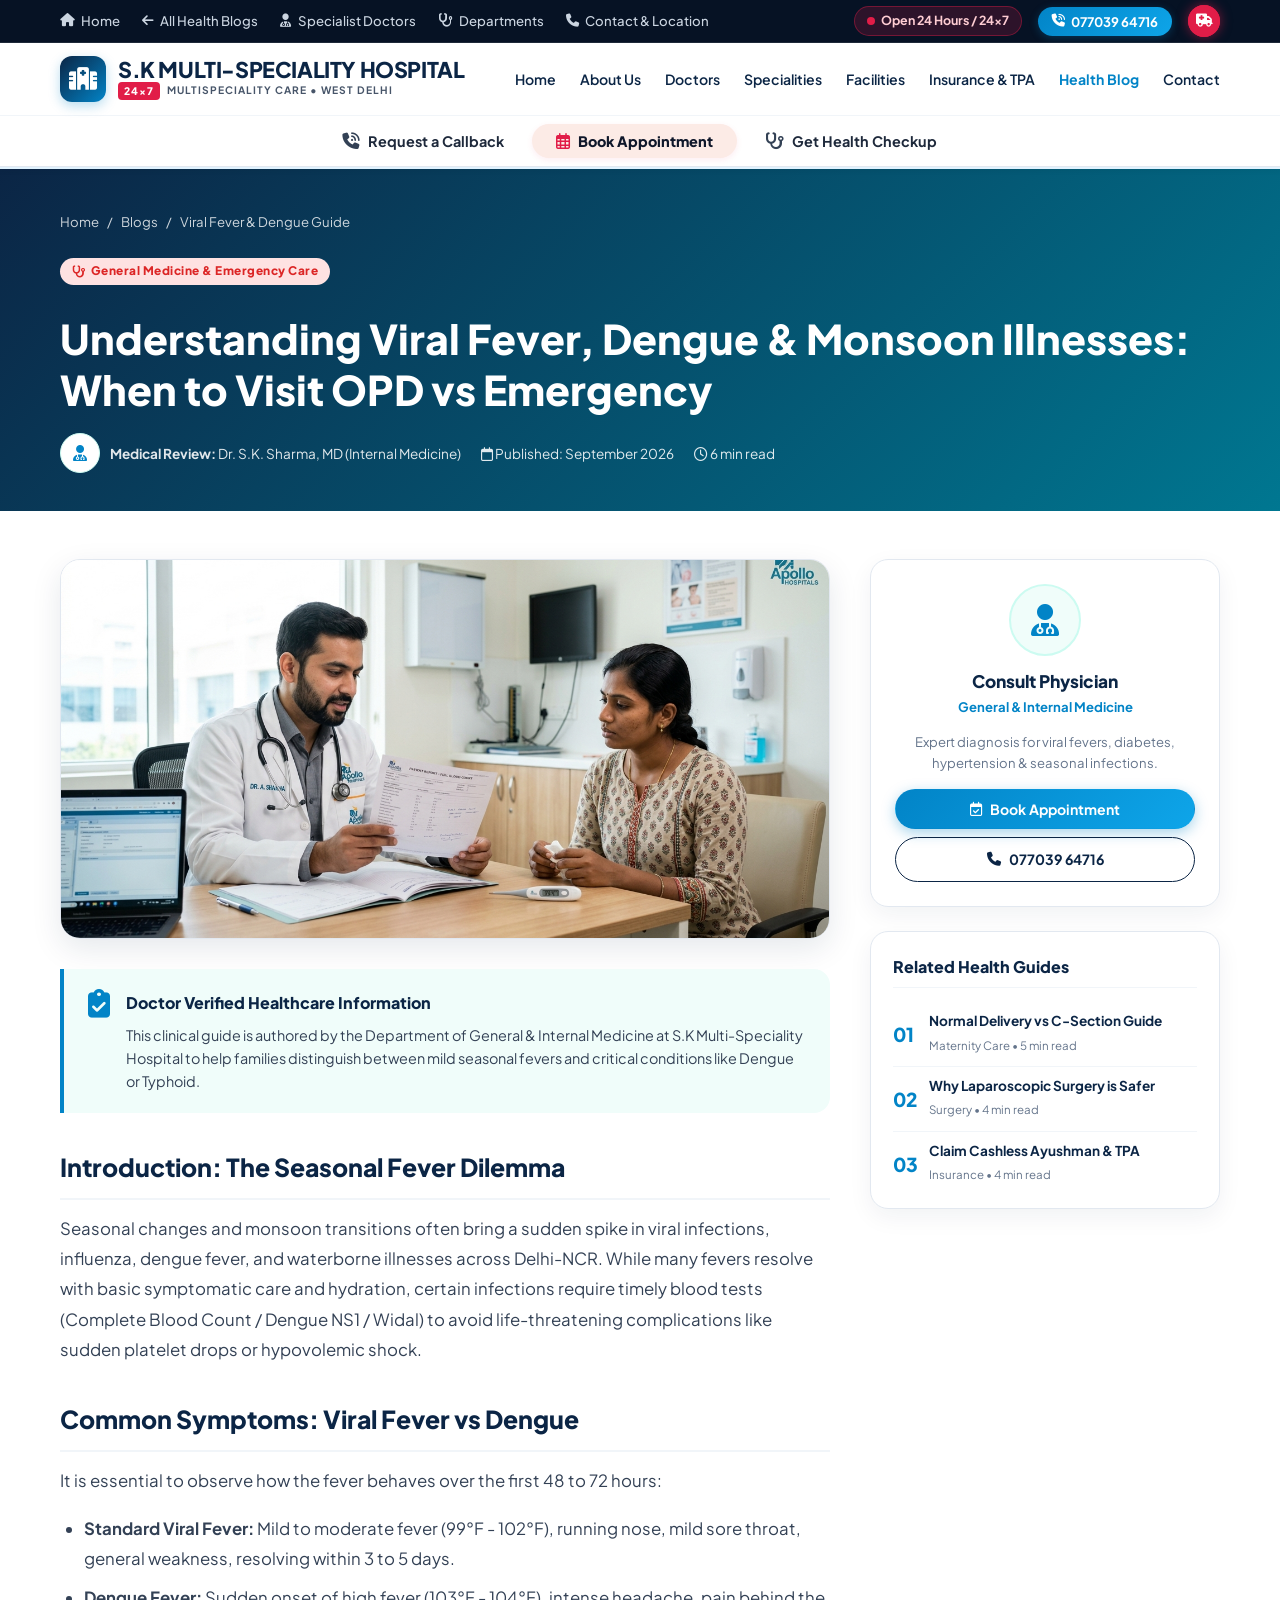
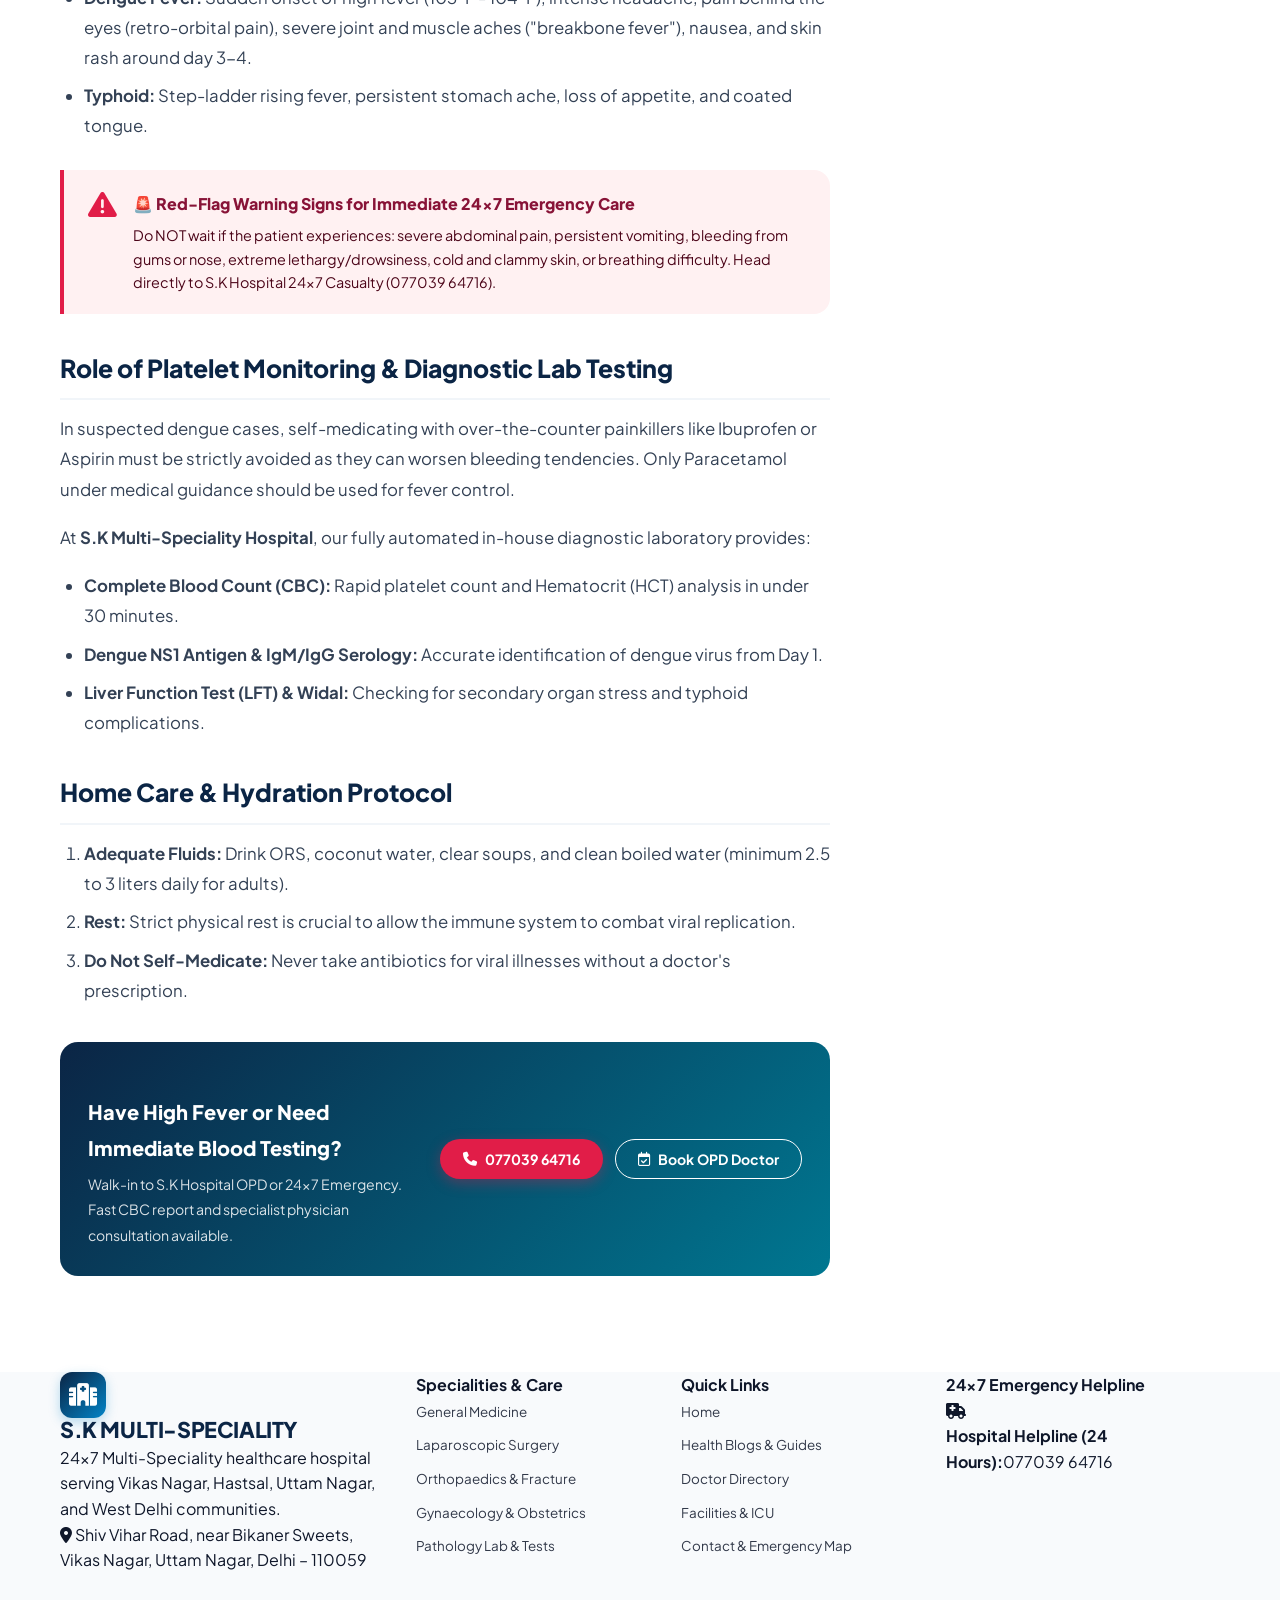
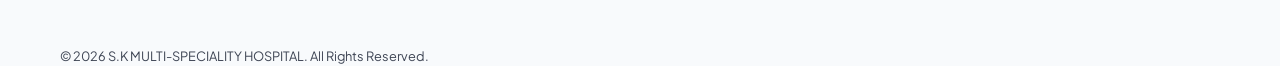
<file: blog-fever-dengue-prevention.html>
<!DOCTYPE html>
<html lang="en">
<head>
  <meta charset="UTF-8">
  <meta name="viewport" content="width=device-width, initial-scale=1.0">
  <title>Understanding Viral Fever & Dengue: Symptoms, Platelets & Prevention | S.K Hospital</title>
  <meta name="description" content="Medical guide on viral fever, dengue symptoms, platelet monitoring, hydration tips, and when to seek emergency hospital care in West Delhi.">
  
  <link rel="preconnect" href="https://fonts.googleapis.com">
  <link rel="preconnect" href="https://fonts.gstatic.com" crossorigin>
  <link href="https://fonts.googleapis.com/css2?family=Plus+Jakarta+Sans:wght@400;500;600;700;800&family=Inter:wght@400;500;600;700&display=swap" rel="stylesheet">
  <link rel="stylesheet" href="https://cdnjs.cloudflare.com/ajax/libs/font-awesome/6.5.1/css/all.min.css">
  <link rel="stylesheet" href="style.css">
</head>
<body>

  <!-- Top Utility Bar -->
  <div class="top-bar">
    <div class="container top-bar-inner">
      <div class="top-nav-links">
        <a href="index.html"><i class="fa-solid fa-house"></i> Home</a>
        <a href="blog.html"><i class="fa-solid fa-arrow-left"></i> All Health Blogs</a>
        <a href="doctors.html"><i class="fa-solid fa-user-doctor"></i> Specialist Doctors</a>
        <a href="departments.html"><i class="fa-solid fa-stethoscope"></i> Departments</a>
        <a href="contact.html"><i class="fa-solid fa-phone"></i> Contact & Location</a>
      </div>
      <div class="top-right-actions">
        <div class="top-badge-247"><span class="pulse-dot"></span> Open 24 Hours / 24×7</div>
        <a href="tel:07703964716" class="top-phone-link"><i class="fa-solid fa-phone-volume"></i> 077039 64716</a>
        <button class="emergency-sos-btn" onclick="openEmergencyModal()"><i class="fa-solid fa-truck-medical"></i><span class="sos-pulse"></span></button>
      </div>
    </div>
  </div>

  <!-- Main Navigation Header -->
  <header class="main-header" id="mainHeader">
    <div class="container header-container">
      <a href="index.html" class="brand-logo">
        <div class="logo-symbol"><i class="fa-solid fa-hospital"></i></div>
        <div class="logo-text">
          <span class="logo-name">S.K MULTI-SPECIALITY HOSPITAL</span>
          <span class="logo-sub"><span class="badge-247-inline">24×7</span> MULTISPECIALITY CARE • WEST DELHI</span>
        </div>
      </a>
      <div class="mobile-header-tools">
        <a href="tel:07703964716" class="mobile-call-btn"><i class="fa-solid fa-phone"></i></a>
        <button class="mobile-sos-btn" onclick="openEmergencyModal()"><i class="fa-solid fa-truck-medical"></i></button>
        <button class="hamburger-menu" id="hamburgerBtn" onclick="toggleMobileMenu()"><span></span><span></span><span></span></button>
      </div>
      <nav class="desktop-nav" id="desktopNav">
        <ul class="nav-list">
          <li><a href="index.html">Home</a></li>
          <li><a href="about.html">About Us</a></li>
          <li><a href="doctors.html">Doctors</a></li>
          <li><a href="departments.html">Specialities</a></li>
          <li><a href="facilities.html">Facilities</a></li>
          <li><a href="insurance-packages.html">Insurance & TPA</a></li>
          <li><a href="blog.html" style="color: var(--teal-primary); font-weight:700;">Health Blog</a></li>
          <li><a href="contact.html">Contact</a></li>
        </ul>
      </nav>
    </div>
  
    <!-- Fortis-style Header Action Sub-Strip -->
    <div class="fortis-action-substrip">
      <div class="container fortis-substrip-inner">
        <button class="substrip-action-link" onclick="openCallbackModal()">
          <i class="fa-solid fa-phone-volume"></i> Request a Callback
        </button>
        <button class="substrip-pill-btn" onclick="openBookingModal()">
          <i class="fa-regular fa-calendar-days"></i> Book Appointment
        </button>
        <button class="substrip-action-link" onclick="openHealthCheckModal()">
          <i class="fa-solid fa-stethoscope"></i> Get Health Checkup
        </button>
      </div>
    </div>
  </header>

    <!-- Mobile Drawer Menu (Fortis Style) -->
  <div class="mobile-drawer" id="mobileDrawer">
    <!-- Clean White Header with Brand and Close button -->
    <div class="mobile-drawer-header">
      <div class="drawer-brand">
        <div class="drawer-brand-icon"><i class="fa-solid fa-hospital"></i></div>
        <span class="drawer-brand-name">S.K Hospital</span>
      </div>
      <button class="close-drawer-btn" onclick="toggleMobileMenu()" aria-label="Close menu">&times;</button>
    </div>

    <!-- Drawer Body -->
    <div class="mobile-drawer-body">
      
      <!-- Top Circular Action Grid (Fortis 3 + 2 layout) -->
      <div class="drawer-quick-circles-grid">
        <!-- Row 1: 3 Circles -->
        <div class="drawer-circles-row">
          <a href="facilities.html" class="drawer-circle-item" onclick="toggleMobileMenu()">
            <div class="circle-bubble bubble-blue">
              <i class="fa-solid fa-bed-pulse"></i>
            </div>
            <span class="circle-label">Hospitals</span>
          </a>

          <a href="departments.html" class="drawer-circle-item" onclick="toggleMobileMenu()">
            <div class="circle-bubble bubble-purple">
              <i class="fa-solid fa-heart-pulse"></i>
            </div>
            <span class="circle-label">Specialities</span>
          </a>

          <a href="doctors.html" class="drawer-circle-item" onclick="toggleMobileMenu()">
            <div class="circle-bubble bubble-peach">
              <i class="fa-solid fa-user-doctor"></i>
            </div>
            <span class="circle-label">Find a Doctor</span>
          </a>
        </div>

        <!-- Row 2: 2 Centered Circles -->
        <div class="drawer-circles-row centered-row">
          <a href="insurance-packages.html" class="drawer-circle-item" onclick="toggleMobileMenu()">
            <div class="circle-bubble bubble-green">
              <i class="fa-solid fa-shield-halved"></i>
            </div>
            <span class="circle-label">Ayushman & TPA</span>
          </a>

          <a href="blog.html" class="drawer-circle-item" onclick="toggleMobileMenu()">
            <div class="circle-bubble bubble-amber">
              <i class="fa-solid fa-newspaper"></i>
            </div>
            <span class="circle-label">Health Blog</span>
          </a>
        </div>
      </div>

      <!-- Vertical List with outline colored icons & chevrons (Fortis Style) -->
      <ul class="drawer-nav-vertical-list">
        <li class="drawer-nav-item">
          <a href="departments.html" onclick="toggleMobileMenu()">
            <div class="d-item-left">
              <span class="d-item-icon d-icon-green"><i class="fa-solid fa-hospital-user"></i></span>
              <span>Our Centres of Excellence</span>
            </div>
            <i class="fa-solid fa-chevron-right d-item-chevron"></i>
          </a>
        </li>

        <li class="drawer-nav-item">
          <a href="facilities.html" onclick="toggleMobileMenu()">
            <div class="d-item-left">
              <span class="d-item-icon d-icon-purple"><i class="fa-solid fa-bed"></i></span>
              <span>Patient Corner & Facilities</span>
            </div>
            <i class="fa-solid fa-chevron-right d-item-chevron"></i>
          </a>
        </li>

        <li class="drawer-nav-item">
          <a href="blog.html" onclick="toggleMobileMenu()">
            <div class="d-item-left">
              <span class="d-item-icon d-icon-blue"><i class="fa-regular fa-newspaper"></i></span>
              <span>Health Blog & Media Center</span>
            </div>
            <i class="fa-solid fa-chevron-right d-item-chevron"></i>
          </a>
        </li>

        <li class="drawer-nav-item">
          <a href="about.html" onclick="toggleMobileMenu()">
            <div class="d-item-left">
              <span class="d-item-icon d-icon-info"><i class="fa-solid fa-circle-info"></i></span>
              <span>About Us</span>
            </div>
            <i class="fa-solid fa-chevron-right d-item-chevron"></i>
          </a>
        </li>

        <li class="drawer-nav-item">
          <a href="contact.html" onclick="toggleMobileMenu()">
            <div class="d-item-left">
              <span class="d-item-icon d-icon-mail"><i class="fa-regular fa-envelope"></i></span>
              <span>Contact Us & Location</span>
            </div>
            <i class="fa-solid fa-chevron-right d-item-chevron"></i>
          </a>
        </li>

        <li class="drawer-nav-item">
          <a href="insurance-packages.html" onclick="toggleMobileMenu()">
            <div class="d-item-left">
              <span class="d-item-icon d-icon-globe"><i class="fa-solid fa-shield-halved"></i></span>
              <span>Cashless TPA & Ayushman PM-JAY</span>
            </div>
            <i class="fa-solid fa-chevron-right d-item-chevron"></i>
          </a>
        </li>
      </ul>

      <div class="drawer-address-footer">
        <p><i class="fa-solid fa-location-dot text-red"></i> <strong>S.K Multi-Speciality Hospital</strong><br>Shiv Vihar Road, near Bikaner Sweets, Vikas Nagar, Uttam Nagar, Delhi – 110059</p>
      </div>

    </div>
  </div>

  <main>
    <!-- Article Header Banner -->
    <section class="article-header-hero">
      <div class="container">
        <div class="banner-breadcrumbs">
          <a href="index.html">Home</a> <span>/</span> <a href="blog.html">Blogs</a> <span>/</span> <span>Viral Fever & Dengue Guide</span>
        </div>
        <span class="blog-tag-badge tag-red" style="margin-top:14px;"><i class="fa-solid fa-stethoscope"></i> General Medicine & Emergency Care</span>
        <h1 class="article-main-title">Understanding Viral Fever, Dengue & Monsoon Illnesses: When to Visit OPD vs Emergency</h1>
        <div class="article-author-bar">
          <div class="author-badge">
            <div class="author-avatar"><i class="fa-solid fa-user-doctor"></i></div>
            <span><strong>Medical Review:</strong> Dr. S.K. Sharma, MD (Internal Medicine)</span>
          </div>
          <span><i class="fa-regular fa-calendar"></i> Published: September 2026</span>
          <span><i class="fa-regular fa-clock"></i> 6 min read</span>
        </div>
      </div>
    </section>

    <!-- Article Body & Sidebar -->
    <section class="article-content-section">
      <div class="container article-page-grid">
        
        <!-- Left: Main Article Content -->
        <article class="article-main-body">
          <div class="article-hero-cover-wrap">
            <img src="images/blog_fever_dengue.jpg" alt="Viral Fever and Dengue Prevention Medical Guide">
          </div>
          
          <div class="verified-doc-callout">
            <i class="fa-solid fa-clipboard-check"></i>
            <div>
              <h4>Doctor Verified Healthcare Information</h4>
              <p>This clinical guide is authored by the Department of General & Internal Medicine at S.K Multi-Speciality Hospital to help families distinguish between mild seasonal fevers and critical conditions like Dengue or Typhoid.</p>
            </div>
          </div>

          <h2>Introduction: The Seasonal Fever Dilemma</h2>
          <p>
            Seasonal changes and monsoon transitions often bring a sudden spike in viral infections, influenza, dengue fever, and waterborne illnesses across Delhi-NCR. While many fevers resolve with basic symptomatic care and hydration, certain infections require timely blood tests (Complete Blood Count / Dengue NS1 / Widal) to avoid life-threatening complications like sudden platelet drops or hypovolemic shock.
          </p>

          <h2>Common Symptoms: Viral Fever vs Dengue</h2>
          <p>
            It is essential to observe how the fever behaves over the first 48 to 72 hours:
          </p>
          <ul>
            <li><strong>Standard Viral Fever:</strong> Mild to moderate fever (99°F - 102°F), running nose, mild sore throat, general weakness, resolving within 3 to 5 days.</li>
            <li><strong>Dengue Fever:</strong> Sudden onset of high fever (103°F - 104°F), intense headache, pain behind the eyes (retro-orbital pain), severe joint and muscle aches ("breakbone fever"), nausea, and skin rash around day 3-4.</li>
            <li><strong>Typhoid:</strong> Step-ladder rising fever, persistent stomach ache, loss of appetite, and coated tongue.</li>
          </ul>

          <div class="emergency-red-callout">
            <i class="fa-solid fa-triangle-exclamation"></i>
            <div>
              <h4>🚨 Red-Flag Warning Signs for Immediate 24x7 Emergency Care</h4>
              <p>Do NOT wait if the patient experiences: severe abdominal pain, persistent vomiting, bleeding from gums or nose, extreme lethargy/drowsiness, cold and clammy skin, or breathing difficulty. Head directly to S.K Hospital 24x7 Casualty (077039 64716).</p>
            </div>
          </div>

          <h2>Role of Platelet Monitoring & Diagnostic Lab Testing</h2>
          <p>
            In suspected dengue cases, self-medicating with over-the-counter painkillers like Ibuprofen or Aspirin must be strictly avoided as they can worsen bleeding tendencies. Only Paracetamol under medical guidance should be used for fever control.
          </p>
          <p>
            At <strong>S.K Multi-Speciality Hospital</strong>, our fully automated in-house diagnostic laboratory provides:
          </p>
          <ul>
            <li><strong>Complete Blood Count (CBC):</strong> Rapid platelet count and Hematocrit (HCT) analysis in under 30 minutes.</li>
            <li><strong>Dengue NS1 Antigen & IgM/IgG Serology:</strong> Accurate identification of dengue virus from Day 1.</li>
            <li><strong>Liver Function Test (LFT) & Widal:</strong> Checking for secondary organ stress and typhoid complications.</li>
          </ul>

          <h2>Home Care & Hydration Protocol</h2>
          <ol>
            <li><strong>Adequate Fluids:</strong> Drink ORS, coconut water, clear soups, and clean boiled water (minimum 2.5 to 3 liters daily for adults).</li>
            <li><strong>Rest:</strong> Strict physical rest is crucial to allow the immune system to combat viral replication.</li>
            <li><strong>Do Not Self-Medicate:</strong> Never take antibiotics for viral illnesses without a doctor's prescription.</li>
          </ol>

          <!-- Inline CTA -->
          <div class="article-inline-cta">
            <div class="inline-cta-text">
              <h3>Have High Fever or Need Immediate Blood Testing?</h3>
              <p>Walk-in to S.K Hospital OPD or 24x7 Emergency. Fast CBC report and specialist physician consultation available.</p>
            </div>
            <div class="inline-cta-btns">
              <button class="btn btn-emergency-red" onclick="openEmergencyModal()"><i class="fa-solid fa-phone"></i> 077039 64716</button>
              <button class="btn btn-outline" style="color:#ffffff; border-color:#ffffff;" onclick="openBookingModal('General Medicine')"><i class="fa-regular fa-calendar-check"></i> Book OPD Doctor</button>
            </div>
          </div>

        </article>

        <!-- Right: Sidebar -->
        <aside class="article-sidebar">
          
          <!-- Doctor Consult Card -->
          <div class="sidebar-consult-card">
            <div class="sidebar-doc-avatar"><i class="fa-solid fa-user-doctor"></i></div>
            <h4>Consult Physician</h4>
            <p class="doc-spec">General & Internal Medicine</p>
            <p style="font-size:0.82rem; color:#64748b; margin-bottom:16px;">Expert diagnosis for viral fevers, diabetes, hypertension & seasonal infections.</p>
            <button class="btn btn-primary btn-block" onclick="openBookingModal('General Medicine')"><i class="fa-regular fa-calendar-check"></i> Book Appointment</button>
            <a href="tel:07703964716" class="btn btn-outline btn-block" style="margin-top:8px;"><i class="fa-solid fa-phone"></i> 077039 64716</a>
          </div>

          <!-- Popular Articles -->
          <div class="sidebar-popular-list">
            <h4>Related Health Guides</h4>
            <div class="pop-article-item">
              <span class="pop-art-num">01</span>
              <div class="pop-art-text">
                <a href="blog-normal-delivery-maternity-guide.html">Normal Delivery vs C-Section Guide</a>
                <span>Maternity Care • 5 min read</span>
              </div>
            </div>
            <div class="pop-article-item">
              <span class="pop-art-num">02</span>
              <div class="pop-art-text">
                <a href="blog-laparoscopic-surgery-benefits.html">Why Laparoscopic Surgery is Safer</a>
                <span>Surgery • 4 min read</span>
              </div>
            </div>
            <div class="pop-article-item">
              <span class="pop-art-num">03</span>
              <div class="pop-art-text">
                <a href="blog-ayushman-pmjay-cashless-hospital.html">Claim Cashless Ayushman & TPA</a>
                <span>Insurance • 4 min read</span>
              </div>
            </div>
          </div>

        </aside>

      </div>
    </section>
  </main>

  <!-- Main Footer -->
  <footer class="main-footer">
    <div class="container footer-grid">
      <div class="footer-col">
        <div class="footer-brand"><div class="logo-symbol"><i class="fa-solid fa-hospital"></i></div><span class="logo-name">S.K MULTI-SPECIALITY</span></div>
        <p class="footer-about">24×7 Multi-Speciality healthcare hospital serving Vikas Nagar, Hastsal, Uttam Nagar, and West Delhi communities.</p>
        <div class="footer-badge-item"><i class="fa-solid fa-location-dot text-red"></i> Shiv Vihar Road, near Bikaner Sweets, Vikas Nagar, Uttam Nagar, Delhi – 110059</div>
      </div>
      <div class="footer-col">
        <h4>Specialities & Care</h4>
        <ul class="footer-links">
          <li><a href="departments.html#general-medicine">General Medicine</a></li>
          <li><a href="departments.html#surgery">Laparoscopic Surgery</a></li>
          <li><a href="departments.html#ortho">Orthopaedics & Fracture</a></li>
          <li><a href="departments.html#gynae">Gynaecology & Obstetrics</a></li>
          <li><a href="facilities.html#diagnostics">Pathology Lab & Tests</a></li>
        </ul>
      </div>
      <div class="footer-col">
        <h4>Quick Links</h4>
        <ul class="footer-links">
          <li><a href="index.html">Home</a></li>
          <li><a href="blog.html">Health Blogs & Guides</a></li>
          <li><a href="doctors.html">Doctor Directory</a></li>
          <li><a href="facilities.html">Facilities & ICU</a></li>
          <li><a href="contact.html">Contact & Emergency Map</a></li>
        </ul>
      </div>
      <div class="footer-col">
        <h4>24×7 Emergency Helpline</h4>
        <div class="emergency-footer-card">
          <i class="fa-solid fa-truck-medical text-red"></i>
          <div><strong>Hospital Helpline (24 Hours):</strong><a href="tel:07703964716" class="foot-phone">077039 64716</a></div>
        </div>
      </div>
    </div>
    <div class="footer-bottom">
      <div class="container footer-bottom-bar">
        <p>© 2026 S.K MULTI-SPECIALITY HOSPITAL. All Rights Reserved.</p>
      </div>
    </div>
  </footer>

  <!-- Mobile Sticky Bottom Action Bar -->
  <div class="mobile-sticky-bottom-bar">
    <div class="bottom-bar-inner">
      <button class="m-bar-btn-text" onclick="openCallbackModal()"><i class="fa-solid fa-headset"></i><span>Request Callback</span></button>
      <button class="m-bar-btn-pill" onclick="openBookingModal('General Medicine')"><i class="fa-regular fa-calendar-days"></i><span>Book Appointment</span></button>
      <button class="m-bar-btn-text" onclick="openHealthCheckModal()"><i class="fa-solid fa-stethoscope"></i><span>Health Checkup</span></button>
    </div>
  </div>

  <!-- Modals -->
  <div class="modal-overlay" id="bookingModal">
    <div class="modal-box">
      <div class="modal-header">
        <div class="modal-title-group"><i class="fa-regular fa-calendar-check text-red modal-head-icon"></i><div><h3>Book Doctor Appointment</h3><p>S.K MULTI-SPECIALITY HOSPITAL 24×7</p></div></div>
        <button class="close-modal-btn" onclick="closeModal('bookingModal')">&times;</button>
      </div>
      <div class="modal-body">
        <form onsubmit="submitAppointment(event)">
          <div class="form-group"><label>Hospital Facility</label><input type="text" value="S.K Multi-Speciality Hospital, Vikas Nagar" readonly></div>
          <div class="form-group"><label>Patient Name *</label><input type="text" id="patientName" required placeholder="Full Name"></div>
          <div class="form-group"><label>Mobile Phone *</label><input type="tel" id="patientPhone" required pattern="[0-9]{10}" placeholder="10-digit number"></div>
          <button type="submit" class="btn btn-primary btn-block"><i class="fa-regular fa-calendar-check"></i> Confirm Appointment</button>
        </form>
      </div>
    </div>
  </div>

  <div class="modal-overlay" id="emergencyModal">
    <div class="modal-box modal-emergency">
      <div class="modal-header bg-emergency-red">
        <div class="modal-title-group text-white"><i class="fa-solid fa-truck-medical modal-head-icon text-white"></i><div><h3>24x7 Emergency & Critical Care</h3><p>S.K Hospital • West Delhi</p></div></div>
        <button class="close-modal-btn text-white" onclick="closeModal('emergencyModal')">&times;</button>
      </div>
      <div class="modal-body">
        <div class="emergency-hotline-banner">
          <div class="hotline-icon"><i class="fa-solid fa-phone-volume"></i></div>
          <div><span class="hotline-sub">24X7 EMERGENCY HELPLINE</span><a href="tel:07703964716" class="hotline-number">077039 64716</a></div>
        </div>
      </div>
    </div>
  </div>

  <div class="modal-overlay" id="callbackModal">
    <div class="modal-box">
      <div class="modal-header">
        <div class="modal-title-group"><i class="fa-solid fa-headset text-navy modal-head-icon"></i><div><h3>Request a Callback</h3><p>Hospital staff will call you shortly</p></div></div>
        <button class="close-modal-btn" onclick="closeModal('callbackModal')">&times;</button>
      </div>
      <div class="modal-body">
        <form onsubmit="submitCallback(event)">
          <div class="form-group"><label>Full Name *</label><input type="text" id="cbName" required placeholder="Enter name"></div>
          <div class="form-group"><label>Phone Number *</label><input type="tel" id="cbPhone" required pattern="[0-9]{10}" placeholder="10-digit number"></div>
          <button type="submit" class="btn btn-primary btn-block">Request Call Now</button>
        </form>
      </div>
    </div>
  </div>

  <div class="modal-overlay" id="reportPortalModal">
    <div class="modal-box">
      <div class="modal-header">
        <div class="modal-title-group"><i class="fa-solid fa-file-waveform text-teal modal-head-icon"></i><div><h3>Diagnostic & Lab Reports</h3><p>Access your pathology records</p></div></div>
        <button class="close-modal-btn" onclick="closeModal('reportPortalModal')">&times;</button>
      </div>
      <div class="modal-body">
        <div class="form-group"><label>Mobile Number or UHID</label><input type="text" id="reportUHID" placeholder="Enter Mobile Number"></div>
        <button class="btn btn-teal btn-block" onclick="fetchSampleReports()">View Reports</button>
      </div>
    </div>
  </div>

  <div class="toast-container" id="toastContainer"></div>
  <script src="script.js"></script>
</body>
</html>
</file>
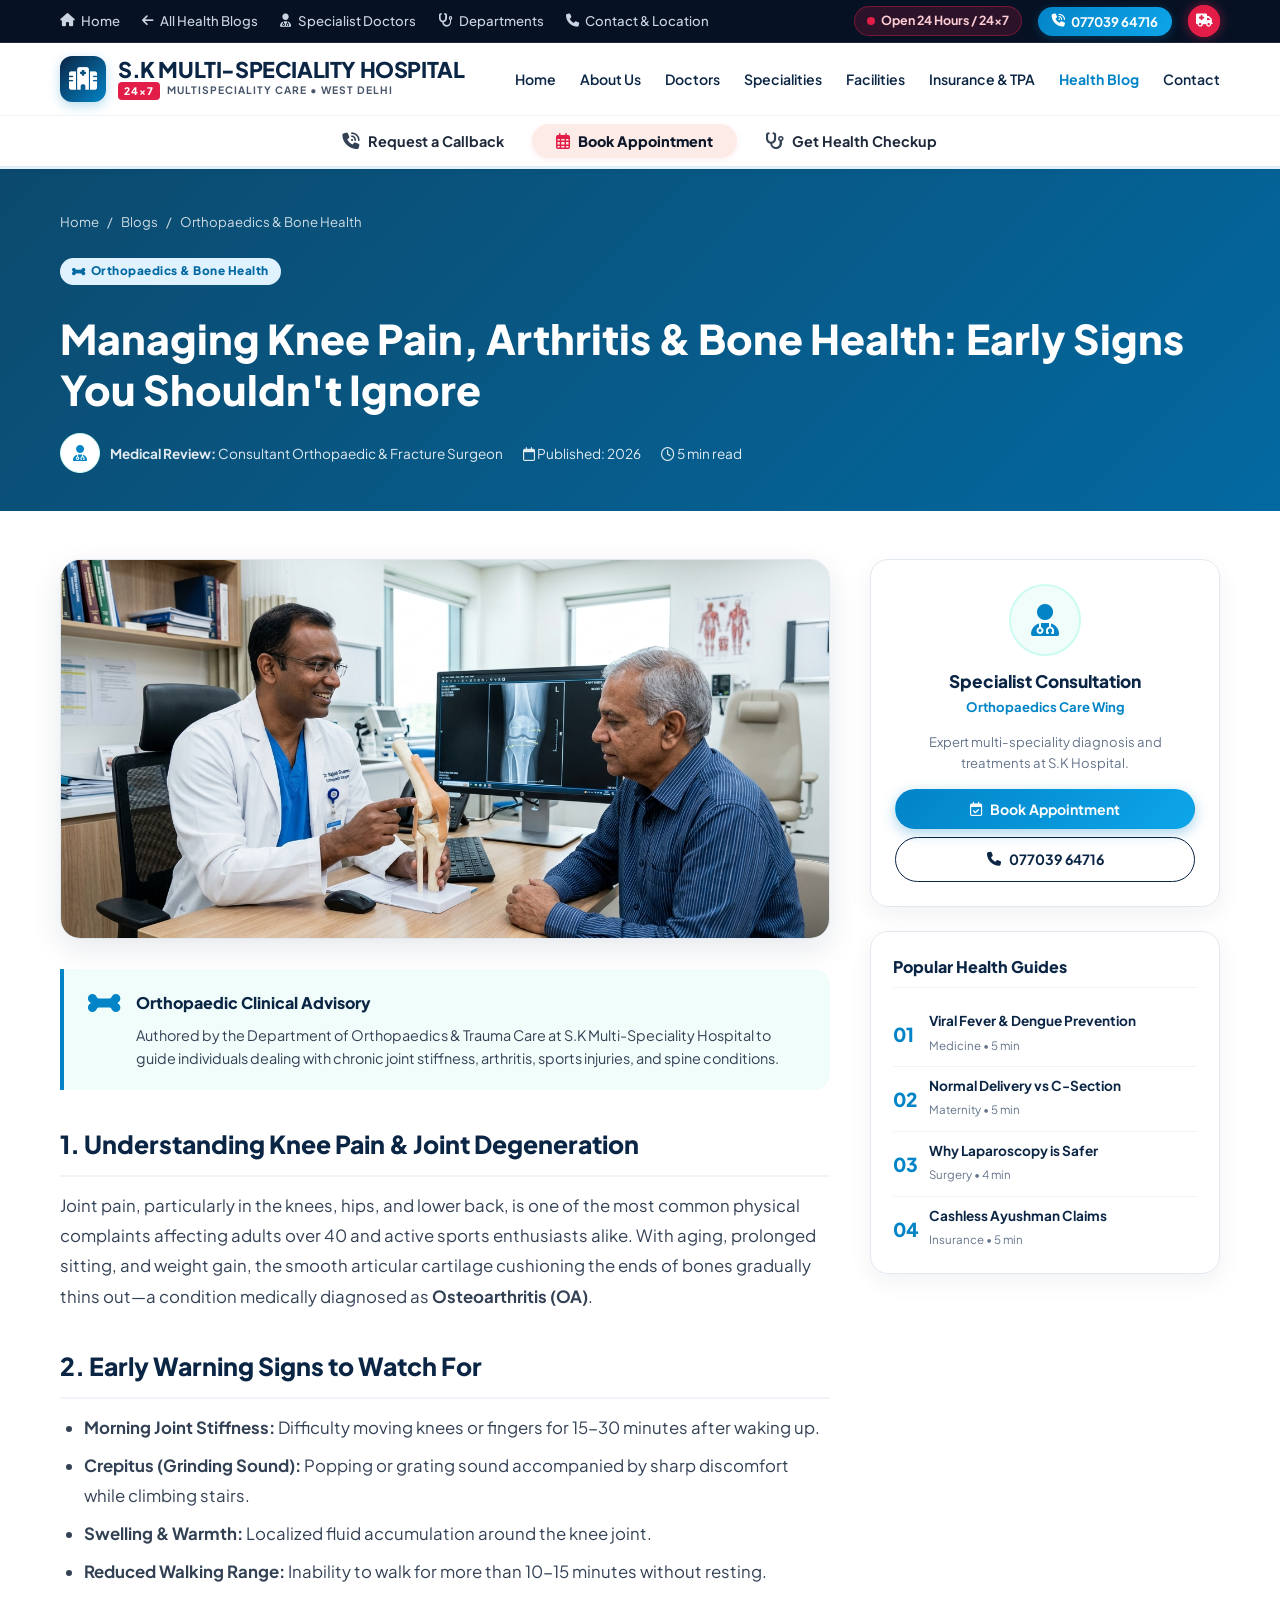
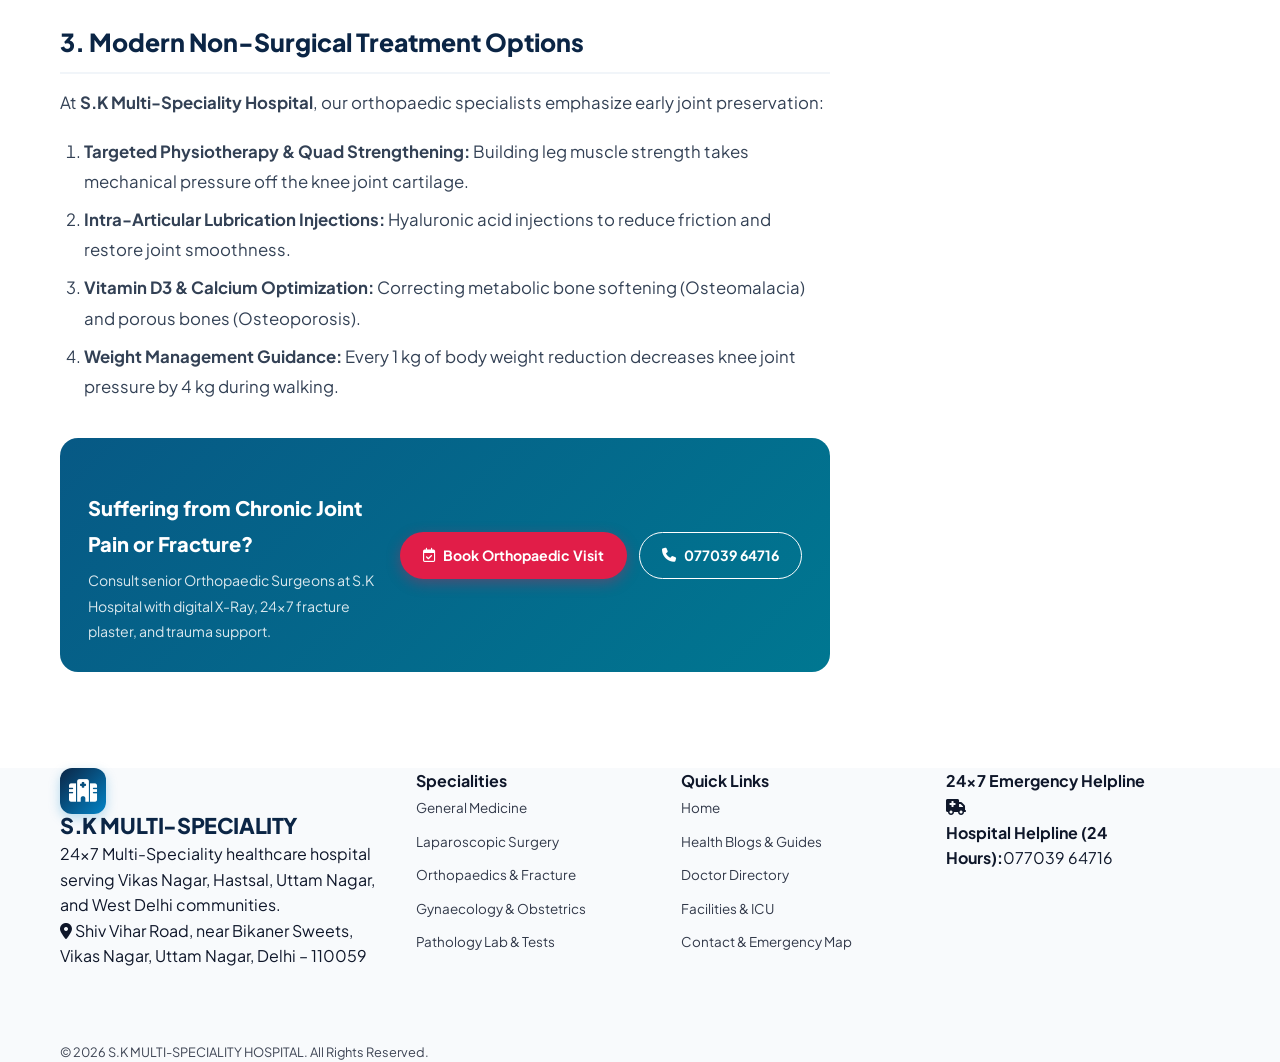
<file: blog-joint-pain-arthritis-ortho.html>
<!DOCTYPE html>
<html lang="en">
<head>
  <meta charset="UTF-8">
  <meta name="viewport" content="width=device-width, initial-scale=1.0">
  <title>Managing Knee Pain, Arthritis & Bone Health: Early Signs You Shouldn't Ignore | S.K Hospital</title>
  <meta name="description" content="Orthopaedic guide on knee joint pain, osteoarthritis symptoms, calcium deficiency, posture habits, and advanced bone treatments at S.K Hospital Vikas Nagar.">
  
  <link rel="preconnect" href="https://fonts.googleapis.com">
  <link rel="preconnect" href="https://fonts.gstatic.com" crossorigin>
  <link href="https://fonts.googleapis.com/css2?family=Plus+Jakarta+Sans:wght@400;500;600;700;800&family=Inter:wght@400;500;600;700&display=swap" rel="stylesheet">
  <link rel="stylesheet" href="https://cdnjs.cloudflare.com/ajax/libs/font-awesome/6.5.1/css/all.min.css">
  <link rel="stylesheet" href="style.css">
</head>
<body>

  <!-- Top Utility Bar -->
  <div class="top-bar">
    <div class="container top-bar-inner">
      <div class="top-nav-links">
        <a href="index.html"><i class="fa-solid fa-house"></i> Home</a>
        <a href="blog.html"><i class="fa-solid fa-arrow-left"></i> All Health Blogs</a>
        <a href="doctors.html"><i class="fa-solid fa-user-doctor"></i> Specialist Doctors</a>
        <a href="departments.html"><i class="fa-solid fa-stethoscope"></i> Departments</a>
        <a href="contact.html"><i class="fa-solid fa-phone"></i> Contact & Location</a>
      </div>
      <div class="top-right-actions">
        <div class="top-badge-247"><span class="pulse-dot"></span> Open 24 Hours / 24×7</div>
        <a href="tel:07703964716" class="top-phone-link"><i class="fa-solid fa-phone-volume"></i> 077039 64716</a>
        <button class="emergency-sos-btn" onclick="openEmergencyModal()"><i class="fa-solid fa-truck-medical"></i><span class="sos-pulse"></span></button>
      </div>
    </div>
  </div>

  <!-- Main Navigation Header -->
  <header class="main-header" id="mainHeader">
    <div class="container header-container">
      <a href="index.html" class="brand-logo">
        <div class="logo-symbol"><i class="fa-solid fa-hospital"></i></div>
        <div class="logo-text">
          <span class="logo-name">S.K MULTI-SPECIALITY HOSPITAL</span>
          <span class="logo-sub"><span class="badge-247-inline">24×7</span> MULTISPECIALITY CARE • WEST DELHI</span>
        </div>
      </a>
      <div class="mobile-header-tools">
        <a href="tel:07703964716" class="mobile-call-btn"><i class="fa-solid fa-phone"></i></a>
        <button class="mobile-sos-btn" onclick="openEmergencyModal()"><i class="fa-solid fa-truck-medical"></i></button>
        <button class="hamburger-menu" id="hamburgerBtn" onclick="toggleMobileMenu()"><span></span><span></span><span></span></button>
      </div>
      <nav class="desktop-nav" id="desktopNav">
        <ul class="nav-list">
          <li><a href="index.html">Home</a></li>
          <li><a href="about.html">About Us</a></li>
          <li><a href="doctors.html">Doctors</a></li>
          <li><a href="departments.html">Specialities</a></li>
          <li><a href="facilities.html">Facilities</a></li>
          <li><a href="insurance-packages.html">Insurance & TPA</a></li>
          <li><a href="blog.html" style="color: var(--teal-primary); font-weight:700;">Health Blog</a></li>
          <li><a href="contact.html">Contact</a></li>
        </ul>
      </nav>
    </div>
  
    <!-- Fortis-style Header Action Sub-Strip -->
    <div class="fortis-action-substrip">
      <div class="container fortis-substrip-inner">
        <button class="substrip-action-link" onclick="openCallbackModal()">
          <i class="fa-solid fa-phone-volume"></i> Request a Callback
        </button>
        <button class="substrip-pill-btn" onclick="openBookingModal()">
          <i class="fa-regular fa-calendar-days"></i> Book Appointment
        </button>
        <button class="substrip-action-link" onclick="openHealthCheckModal()">
          <i class="fa-solid fa-stethoscope"></i> Get Health Checkup
        </button>
      </div>
    </div>
  </header>

    <!-- Mobile Drawer Menu (Fortis Style) -->
  <div class="mobile-drawer" id="mobileDrawer">
    <!-- Clean White Header with Brand and Close button -->
    <div class="mobile-drawer-header">
      <div class="drawer-brand">
        <div class="drawer-brand-icon"><i class="fa-solid fa-hospital"></i></div>
        <span class="drawer-brand-name">S.K Hospital</span>
      </div>
      <button class="close-drawer-btn" onclick="toggleMobileMenu()" aria-label="Close menu">&times;</button>
    </div>

    <!-- Drawer Body -->
    <div class="mobile-drawer-body">
      
      <!-- Top Circular Action Grid (Fortis 3 + 2 layout) -->
      <div class="drawer-quick-circles-grid">
        <!-- Row 1: 3 Circles -->
        <div class="drawer-circles-row">
          <a href="facilities.html" class="drawer-circle-item" onclick="toggleMobileMenu()">
            <div class="circle-bubble bubble-blue">
              <i class="fa-solid fa-bed-pulse"></i>
            </div>
            <span class="circle-label">Hospitals</span>
          </a>

          <a href="departments.html" class="drawer-circle-item" onclick="toggleMobileMenu()">
            <div class="circle-bubble bubble-purple">
              <i class="fa-solid fa-heart-pulse"></i>
            </div>
            <span class="circle-label">Specialities</span>
          </a>

          <a href="doctors.html" class="drawer-circle-item" onclick="toggleMobileMenu()">
            <div class="circle-bubble bubble-peach">
              <i class="fa-solid fa-user-doctor"></i>
            </div>
            <span class="circle-label">Find a Doctor</span>
          </a>
        </div>

        <!-- Row 2: 2 Centered Circles -->
        <div class="drawer-circles-row centered-row">
          <a href="insurance-packages.html" class="drawer-circle-item" onclick="toggleMobileMenu()">
            <div class="circle-bubble bubble-green">
              <i class="fa-solid fa-shield-halved"></i>
            </div>
            <span class="circle-label">Ayushman & TPA</span>
          </a>

          <a href="blog.html" class="drawer-circle-item" onclick="toggleMobileMenu()">
            <div class="circle-bubble bubble-amber">
              <i class="fa-solid fa-newspaper"></i>
            </div>
            <span class="circle-label">Health Blog</span>
          </a>
        </div>
      </div>

      <!-- Vertical List with outline colored icons & chevrons (Fortis Style) -->
      <ul class="drawer-nav-vertical-list">
        <li class="drawer-nav-item">
          <a href="departments.html" onclick="toggleMobileMenu()">
            <div class="d-item-left">
              <span class="d-item-icon d-icon-green"><i class="fa-solid fa-hospital-user"></i></span>
              <span>Our Centres of Excellence</span>
            </div>
            <i class="fa-solid fa-chevron-right d-item-chevron"></i>
          </a>
        </li>

        <li class="drawer-nav-item">
          <a href="facilities.html" onclick="toggleMobileMenu()">
            <div class="d-item-left">
              <span class="d-item-icon d-icon-purple"><i class="fa-solid fa-bed"></i></span>
              <span>Patient Corner & Facilities</span>
            </div>
            <i class="fa-solid fa-chevron-right d-item-chevron"></i>
          </a>
        </li>

        <li class="drawer-nav-item">
          <a href="blog.html" onclick="toggleMobileMenu()">
            <div class="d-item-left">
              <span class="d-item-icon d-icon-blue"><i class="fa-regular fa-newspaper"></i></span>
              <span>Health Blog & Media Center</span>
            </div>
            <i class="fa-solid fa-chevron-right d-item-chevron"></i>
          </a>
        </li>

        <li class="drawer-nav-item">
          <a href="about.html" onclick="toggleMobileMenu()">
            <div class="d-item-left">
              <span class="d-item-icon d-icon-info"><i class="fa-solid fa-circle-info"></i></span>
              <span>About Us</span>
            </div>
            <i class="fa-solid fa-chevron-right d-item-chevron"></i>
          </a>
        </li>

        <li class="drawer-nav-item">
          <a href="contact.html" onclick="toggleMobileMenu()">
            <div class="d-item-left">
              <span class="d-item-icon d-icon-mail"><i class="fa-regular fa-envelope"></i></span>
              <span>Contact Us & Location</span>
            </div>
            <i class="fa-solid fa-chevron-right d-item-chevron"></i>
          </a>
        </li>

        <li class="drawer-nav-item">
          <a href="insurance-packages.html" onclick="toggleMobileMenu()">
            <div class="d-item-left">
              <span class="d-item-icon d-icon-globe"><i class="fa-solid fa-shield-halved"></i></span>
              <span>Cashless TPA & Ayushman PM-JAY</span>
            </div>
            <i class="fa-solid fa-chevron-right d-item-chevron"></i>
          </a>
        </li>
      </ul>

      <div class="drawer-address-footer">
        <p><i class="fa-solid fa-location-dot text-red"></i> <strong>S.K Multi-Speciality Hospital</strong><br>Shiv Vihar Road, near Bikaner Sweets, Vikas Nagar, Uttam Nagar, Delhi – 110059</p>
      </div>

    </div>
  </div>

  <main>
    <!-- Article Header Banner -->
    <section class="article-header-hero" style="background: linear-gradient(135deg, #0c4a6e 0%, #0369a1 100%);">
      <div class="container">
        <div class="banner-breadcrumbs">
          <a href="index.html">Home</a> <span>/</span> <a href="blog.html">Blogs</a> <span>/</span> <span>Orthopaedics & Bone Health</span>
        </div>
        <span class="blog-tag-badge tag-blue" style="margin-top:14px;"><i class="fa-solid fa-bone"></i> Orthopaedics & Bone Health</span>
        <h1 class="article-main-title">Managing Knee Pain, Arthritis & Bone Health: Early Signs You Shouldn't Ignore</h1>
        <div class="article-author-bar">
          <div class="author-badge">
            <div class="author-avatar"><i class="fa-solid fa-user-doctor"></i></div>
            <span><strong>Medical Review:</strong> Consultant Orthopaedic & Fracture Surgeon</span>
          </div>
          <span><i class="fa-regular fa-calendar"></i> Published: 2026</span>
          <span><i class="fa-regular fa-clock"></i> 5 min read</span>
        </div>
      </div>
    </section>

    <!-- Article Body & Sidebar -->
    <section class="article-content-section">
      <div class="container article-page-grid">
        
        <!-- Left: Main Article Content -->
        <article class="article-main-body">
          <div class="article-hero-cover-wrap">
            <img src="images/blog_ortho_knee_joint.jpg" alt="Managing Knee Pain & Arthritis Orthopaedic Care">
          </div>
          
      <div class="verified-doc-callout">
        <i class="fa-solid fa-bone text-teal"></i>
        <div>
          <h4>Orthopaedic Clinical Advisory</h4>
          <p>Authored by the Department of Orthopaedics & Trauma Care at S.K Multi-Speciality Hospital to guide individuals dealing with chronic joint stiffness, arthritis, sports injuries, and spine conditions.</p>
        </div>
      </div>

      <h2>1. Understanding Knee Pain & Joint Degeneration</h2>
      <p>
        Joint pain, particularly in the knees, hips, and lower back, is one of the most common physical complaints affecting adults over 40 and active sports enthusiasts alike. With aging, prolonged sitting, and weight gain, the smooth articular cartilage cushioning the ends of bones gradually thins out—a condition medically diagnosed as <strong>Osteoarthritis (OA)</strong>.
      </p>

      <h2>2. Early Warning Signs to Watch For</h2>
      <ul>
        <li><strong>Morning Joint Stiffness:</strong> Difficulty moving knees or fingers for 15-30 minutes after waking up.</li>
        <li><strong>Crepitus (Grinding Sound):</strong> Popping or grating sound accompanied by sharp discomfort while climbing stairs.</li>
        <li><strong>Swelling & Warmth:</strong> Localized fluid accumulation around the knee joint.</li>
        <li><strong>Reduced Walking Range:</strong> Inability to walk for more than 10-15 minutes without resting.</li>
      </ul>

      <h2>3. Modern Non-Surgical Treatment Options</h2>
      <p>
        At <strong>S.K Multi-Speciality Hospital</strong>, our orthopaedic specialists emphasize early joint preservation:
      </p>
      <ol>
        <li><strong>Targeted Physiotherapy & Quad Strengthening:</strong> Building leg muscle strength takes mechanical pressure off the knee joint cartilage.</li>
        <li><strong>Intra-Articular Lubrication Injections:</strong> Hyaluronic acid injections to reduce friction and restore joint smoothness.</li>
        <li><strong>Vitamin D3 & Calcium Optimization:</strong> Correcting metabolic bone softening (Osteomalacia) and porous bones (Osteoporosis).</li>
        <li><strong>Weight Management Guidance:</strong> Every 1 kg of body weight reduction decreases knee joint pressure by 4 kg during walking.</li>
      </ol>

      <div class="article-inline-cta" style="background: linear-gradient(135deg, #075985 0%, #007791 100%);">
        <div class="inline-cta-text">
          <h3>Suffering from Chronic Joint Pain or Fracture?</h3>
          <p>Consult senior Orthopaedic Surgeons at S.K Hospital with digital X-Ray, 24x7 fracture plaster, and trauma support.</p>
        </div>
        <div class="inline-cta-btns">
          <button class="btn btn-emergency-red" onclick="openBookingModal('Orthopaedics')"><i class="fa-regular fa-calendar-check"></i> Book Orthopaedic Visit</button>
          <a href="tel:07703964716" class="btn btn-outline" style="color:#ffffff; border-color:#ffffff;"><i class="fa-solid fa-phone"></i> 077039 64716</a>
        </div>
      </div>
    
        </article>

        <!-- Right: Sidebar -->
        <aside class="article-sidebar">
          <div class="sidebar-consult-card">
            <div class="sidebar-doc-avatar"><i class="fa-solid fa-user-doctor"></i></div>
            <h4>Specialist Consultation</h4>
            <p class="doc-spec">Orthopaedics Care Wing</p>
            <p style="font-size:0.82rem; color:#64748b; margin-bottom:16px;">Expert multi-speciality diagnosis and treatments at S.K Hospital.</p>
            <button class="btn btn-primary btn-block" onclick="openBookingModal('Orthopaedics')"><i class="fa-regular fa-calendar-check"></i> Book Appointment</button>
            <a href="tel:07703964716" class="btn btn-outline btn-block" style="margin-top:8px;"><i class="fa-solid fa-phone"></i> 077039 64716</a>
          </div>

          <div class="sidebar-popular-list">
            <h4>Popular Health Guides</h4>
            <div class="pop-article-item">
              <span class="pop-art-num">01</span>
              <div class="pop-art-text"><a href="blog-fever-dengue-prevention.html">Viral Fever & Dengue Prevention</a><span>Medicine • 5 min</span></div>
            </div>
            <div class="pop-article-item">
              <span class="pop-art-num">02</span>
              <div class="pop-art-text"><a href="blog-normal-delivery-maternity-guide.html">Normal Delivery vs C-Section</a><span>Maternity • 5 min</span></div>
            </div>
            <div class="pop-article-item">
              <span class="pop-art-num">03</span>
              <div class="pop-art-text"><a href="blog-laparoscopic-surgery-benefits.html">Why Laparoscopy is Safer</a><span>Surgery • 4 min</span></div>
            </div>
            <div class="pop-article-item">
              <span class="pop-art-num">04</span>
              <div class="pop-art-text"><a href="blog-ayushman-pmjay-cashless-hospital.html">Cashless Ayushman Claims</a><span>Insurance • 5 min</span></div>
            </div>
          </div>
        </aside>

      </div>
    </section>
  </main>

  <!-- Main Footer -->
  <footer class="main-footer">
    <div class="container footer-grid">
      <div class="footer-col">
        <div class="footer-brand"><div class="logo-symbol"><i class="fa-solid fa-hospital"></i></div><span class="logo-name">S.K MULTI-SPECIALITY</span></div>
        <p class="footer-about">24×7 Multi-Speciality healthcare hospital serving Vikas Nagar, Hastsal, Uttam Nagar, and West Delhi communities.</p>
        <div class="footer-badge-item"><i class="fa-solid fa-location-dot text-red"></i> Shiv Vihar Road, near Bikaner Sweets, Vikas Nagar, Uttam Nagar, Delhi – 110059</div>
      </div>
      <div class="footer-col">
        <h4>Specialities</h4>
        <ul class="footer-links">
          <li><a href="departments.html#general-medicine">General Medicine</a></li>
          <li><a href="departments.html#surgery">Laparoscopic Surgery</a></li>
          <li><a href="departments.html#ortho">Orthopaedics & Fracture</a></li>
          <li><a href="departments.html#gynae">Gynaecology & Obstetrics</a></li>
          <li><a href="facilities.html#diagnostics">Pathology Lab & Tests</a></li>
        </ul>
      </div>
      <div class="footer-col">
        <h4>Quick Links</h4>
        <ul class="footer-links">
          <li><a href="index.html">Home</a></li>
          <li><a href="blog.html">Health Blogs & Guides</a></li>
          <li><a href="doctors.html">Doctor Directory</a></li>
          <li><a href="facilities.html">Facilities & ICU</a></li>
          <li><a href="contact.html">Contact & Emergency Map</a></li>
        </ul>
      </div>
      <div class="footer-col">
        <h4>24×7 Emergency Helpline</h4>
        <div class="emergency-footer-card">
          <i class="fa-solid fa-truck-medical text-red"></i>
          <div><strong>Hospital Helpline (24 Hours):</strong><a href="tel:07703964716" class="foot-phone">077039 64716</a></div>
        </div>
      </div>
    </div>
    <div class="footer-bottom"><div class="container footer-bottom-bar"><p>© 2026 S.K MULTI-SPECIALITY HOSPITAL. All Rights Reserved.</p></div></div>
  </footer>

  <!-- Mobile Sticky Bottom Action Bar -->
  <div class="mobile-sticky-bottom-bar">
    <div class="bottom-bar-inner">
      <button class="m-bar-btn-text" onclick="openCallbackModal()"><i class="fa-solid fa-headset"></i><span>Request Callback</span></button>
      <button class="m-bar-btn-pill" onclick="openBookingModal('Orthopaedics')"><i class="fa-regular fa-calendar-days"></i><span>Book Appointment</span></button>
      <button class="m-bar-btn-text" onclick="openHealthCheckModal()"><i class="fa-solid fa-stethoscope"></i><span>Health Checkup</span></button>
    </div>
  </div>

  <!-- Modals -->
  <div class="modal-overlay" id="bookingModal">
    <div class="modal-box">
      <div class="modal-header">
        <div class="modal-title-group"><i class="fa-regular fa-calendar-check text-red modal-head-icon"></i><div><h3>Book Doctor Appointment</h3><p>S.K MULTI-SPECIALITY HOSPITAL 24×7</p></div></div>
        <button class="close-modal-btn" onclick="closeModal('bookingModal')">&times;</button>
      </div>
      <div class="modal-body">
        <form onsubmit="submitAppointment(event)">
          <div class="form-group"><label>Hospital Facility</label><input type="text" value="S.K Multi-Speciality Hospital, Vikas Nagar" readonly></div>
          <div class="form-group"><label>Patient Name *</label><input type="text" id="patientName" required placeholder="Full Name"></div>
          <div class="form-group"><label>Mobile Phone *</label><input type="tel" id="patientPhone" required pattern="[0-9]{10}" placeholder="10-digit number"></div>
          <button type="submit" class="btn btn-primary btn-block"><i class="fa-regular fa-calendar-check"></i> Confirm Appointment</button>
        </form>
      </div>
    </div>
  </div>

  <div class="modal-overlay" id="emergencyModal">
    <div class="modal-box modal-emergency">
      <div class="modal-header bg-emergency-red">
        <div class="modal-title-group text-white"><i class="fa-solid fa-truck-medical modal-head-icon text-white"></i><div><h3>24x7 Emergency & Critical Care</h3><p>S.K Hospital • West Delhi</p></div></div>
        <button class="close-modal-btn text-white" onclick="closeModal('emergencyModal')">&times;</button>
      </div>
      <div class="modal-body">
        <div class="emergency-hotline-banner">
          <div class="hotline-icon"><i class="fa-solid fa-phone-volume"></i></div>
          <div><span class="hotline-sub">24X7 EMERGENCY HELPLINE</span><a href="tel:07703964716" class="hotline-number">077039 64716</a></div>
        </div>
      </div>
    </div>
  </div>

  <div class="modal-overlay" id="callbackModal">
    <div class="modal-box">
      <div class="modal-header"><div class="modal-title-group"><i class="fa-solid fa-headset text-navy modal-head-icon"></i><div><h3>Request a Callback</h3><p>Staff will call you shortly</p></div></div><button class="close-modal-btn" onclick="closeModal('callbackModal')">&times;</button></div>
      <div class="modal-body">
        <form onsubmit="submitCallback(event)">
          <div class="form-group"><label>Full Name *</label><input type="text" id="cbName" required placeholder="Enter name"></div>
          <div class="form-group"><label>Phone Number *</label><input type="tel" id="cbPhone" required pattern="[0-9]{10}" placeholder="10-digit number"></div>
          <button type="submit" class="btn btn-primary btn-block">Request Call Now</button>
        </form>
      </div>
    </div>
  </div>

  <div class="modal-overlay" id="reportPortalModal">
    <div class="modal-box">
      <div class="modal-header"><div class="modal-title-group"><i class="fa-solid fa-file-waveform text-teal modal-head-icon"></i><div><h3>Diagnostic & Lab Reports</h3></div></div><button class="close-modal-btn" onclick="closeModal('reportPortalModal')">&times;</button></div>
      <div class="modal-body">
        <div class="form-group"><label>Mobile Number</label><input type="text" placeholder="Enter Mobile Number"></div>
        <button class="btn btn-teal btn-block" onclick="fetchSampleReports()">View Reports</button>
      </div>
    </div>
  </div>

  <div class="toast-container" id="toastContainer"></div>
  <script src="script.js"></script>
</body>
</html>
</file>
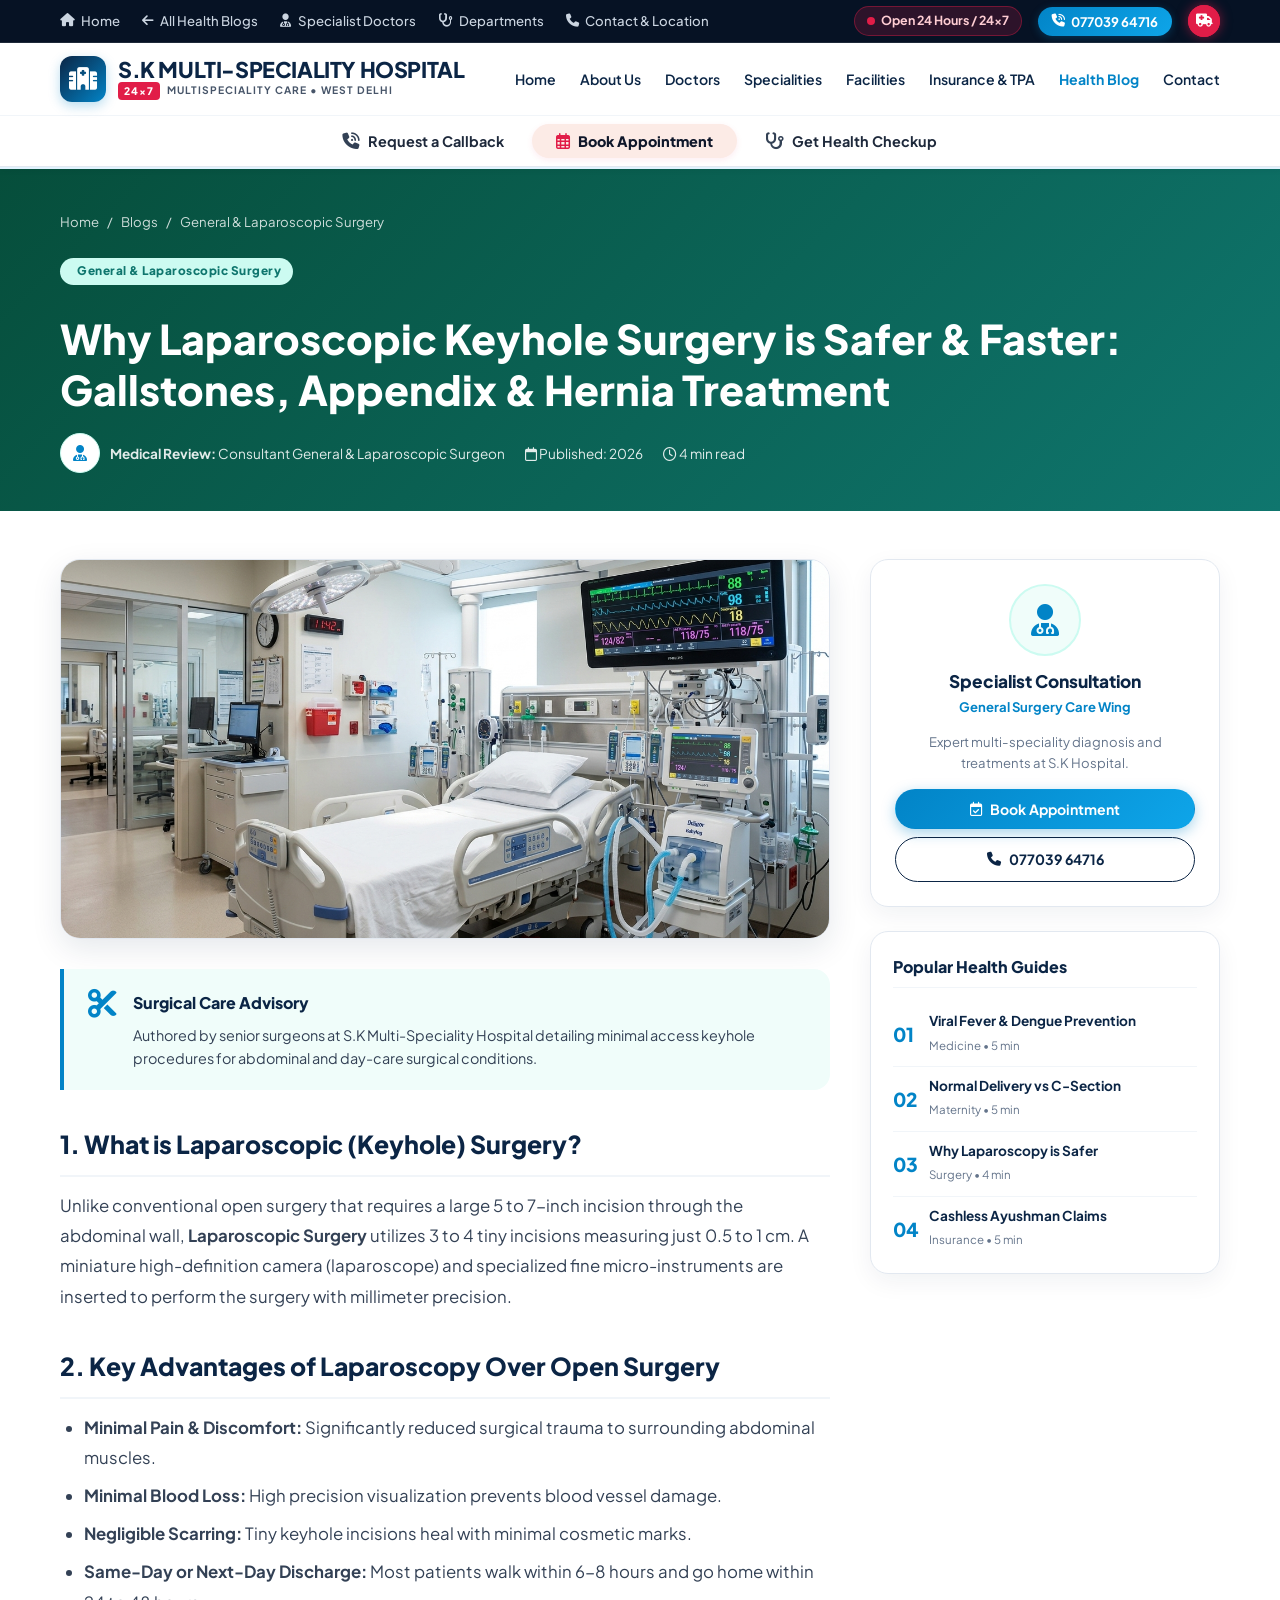
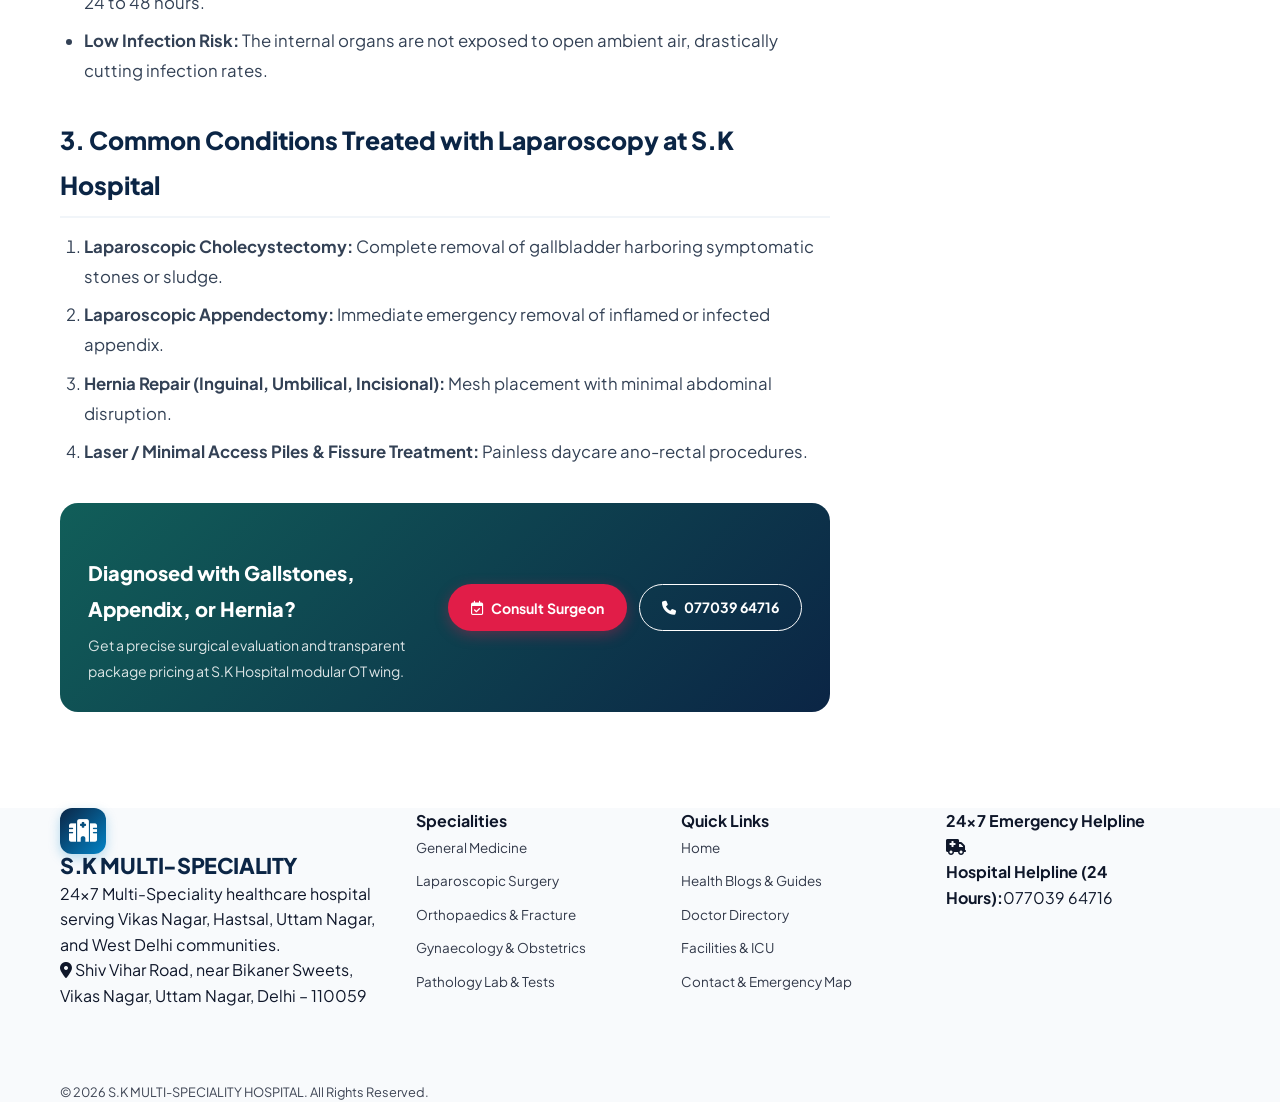
<file: blog-laparoscopic-surgery-benefits.html>
<!DOCTYPE html>
<html lang="en">
<head>
  <meta charset="UTF-8">
  <meta name="viewport" content="width=device-width, initial-scale=1.0">
  <title>Why Laparoscopic Keyhole Surgery is Safer & Faster: Gallstones, Appendix & Hernia Treatment | S.K Hospital</title>
  <meta name="description" content="Learn the advantages of minimal access laparoscopic surgery, quick recovery, minimal pain, and advanced OT infrastructure at S.K Multi-Speciality Hospital.">
  
  <link rel="preconnect" href="https://fonts.googleapis.com">
  <link rel="preconnect" href="https://fonts.gstatic.com" crossorigin>
  <link href="https://fonts.googleapis.com/css2?family=Plus+Jakarta+Sans:wght@400;500;600;700;800&family=Inter:wght@400;500;600;700&display=swap" rel="stylesheet">
  <link rel="stylesheet" href="https://cdnjs.cloudflare.com/ajax/libs/font-awesome/6.5.1/css/all.min.css">
  <link rel="stylesheet" href="style.css">
</head>
<body>

  <!-- Top Utility Bar -->
  <div class="top-bar">
    <div class="container top-bar-inner">
      <div class="top-nav-links">
        <a href="index.html"><i class="fa-solid fa-house"></i> Home</a>
        <a href="blog.html"><i class="fa-solid fa-arrow-left"></i> All Health Blogs</a>
        <a href="doctors.html"><i class="fa-solid fa-user-doctor"></i> Specialist Doctors</a>
        <a href="departments.html"><i class="fa-solid fa-stethoscope"></i> Departments</a>
        <a href="contact.html"><i class="fa-solid fa-phone"></i> Contact & Location</a>
      </div>
      <div class="top-right-actions">
        <div class="top-badge-247"><span class="pulse-dot"></span> Open 24 Hours / 24×7</div>
        <a href="tel:07703964716" class="top-phone-link"><i class="fa-solid fa-phone-volume"></i> 077039 64716</a>
        <button class="emergency-sos-btn" onclick="openEmergencyModal()"><i class="fa-solid fa-truck-medical"></i><span class="sos-pulse"></span></button>
      </div>
    </div>
  </div>

  <!-- Main Navigation Header -->
  <header class="main-header" id="mainHeader">
    <div class="container header-container">
      <a href="index.html" class="brand-logo">
        <div class="logo-symbol"><i class="fa-solid fa-hospital"></i></div>
        <div class="logo-text">
          <span class="logo-name">S.K MULTI-SPECIALITY HOSPITAL</span>
          <span class="logo-sub"><span class="badge-247-inline">24×7</span> MULTISPECIALITY CARE • WEST DELHI</span>
        </div>
      </a>
      <div class="mobile-header-tools">
        <a href="tel:07703964716" class="mobile-call-btn"><i class="fa-solid fa-phone"></i></a>
        <button class="mobile-sos-btn" onclick="openEmergencyModal()"><i class="fa-solid fa-truck-medical"></i></button>
        <button class="hamburger-menu" id="hamburgerBtn" onclick="toggleMobileMenu()"><span></span><span></span><span></span></button>
      </div>
      <nav class="desktop-nav" id="desktopNav">
        <ul class="nav-list">
          <li><a href="index.html">Home</a></li>
          <li><a href="about.html">About Us</a></li>
          <li><a href="doctors.html">Doctors</a></li>
          <li><a href="departments.html">Specialities</a></li>
          <li><a href="facilities.html">Facilities</a></li>
          <li><a href="insurance-packages.html">Insurance & TPA</a></li>
          <li><a href="blog.html" style="color: var(--teal-primary); font-weight:700;">Health Blog</a></li>
          <li><a href="contact.html">Contact</a></li>
        </ul>
      </nav>
    </div>
  
    <!-- Fortis-style Header Action Sub-Strip -->
    <div class="fortis-action-substrip">
      <div class="container fortis-substrip-inner">
        <button class="substrip-action-link" onclick="openCallbackModal()">
          <i class="fa-solid fa-phone-volume"></i> Request a Callback
        </button>
        <button class="substrip-pill-btn" onclick="openBookingModal()">
          <i class="fa-regular fa-calendar-days"></i> Book Appointment
        </button>
        <button class="substrip-action-link" onclick="openHealthCheckModal()">
          <i class="fa-solid fa-stethoscope"></i> Get Health Checkup
        </button>
      </div>
    </div>
  </header>

    <!-- Mobile Drawer Menu (Fortis Style) -->
  <div class="mobile-drawer" id="mobileDrawer">
    <!-- Clean White Header with Brand and Close button -->
    <div class="mobile-drawer-header">
      <div class="drawer-brand">
        <div class="drawer-brand-icon"><i class="fa-solid fa-hospital"></i></div>
        <span class="drawer-brand-name">S.K Hospital</span>
      </div>
      <button class="close-drawer-btn" onclick="toggleMobileMenu()" aria-label="Close menu">&times;</button>
    </div>

    <!-- Drawer Body -->
    <div class="mobile-drawer-body">
      
      <!-- Top Circular Action Grid (Fortis 3 + 2 layout) -->
      <div class="drawer-quick-circles-grid">
        <!-- Row 1: 3 Circles -->
        <div class="drawer-circles-row">
          <a href="facilities.html" class="drawer-circle-item" onclick="toggleMobileMenu()">
            <div class="circle-bubble bubble-blue">
              <i class="fa-solid fa-bed-pulse"></i>
            </div>
            <span class="circle-label">Hospitals</span>
          </a>

          <a href="departments.html" class="drawer-circle-item" onclick="toggleMobileMenu()">
            <div class="circle-bubble bubble-purple">
              <i class="fa-solid fa-heart-pulse"></i>
            </div>
            <span class="circle-label">Specialities</span>
          </a>

          <a href="doctors.html" class="drawer-circle-item" onclick="toggleMobileMenu()">
            <div class="circle-bubble bubble-peach">
              <i class="fa-solid fa-user-doctor"></i>
            </div>
            <span class="circle-label">Find a Doctor</span>
          </a>
        </div>

        <!-- Row 2: 2 Centered Circles -->
        <div class="drawer-circles-row centered-row">
          <a href="insurance-packages.html" class="drawer-circle-item" onclick="toggleMobileMenu()">
            <div class="circle-bubble bubble-green">
              <i class="fa-solid fa-shield-halved"></i>
            </div>
            <span class="circle-label">Ayushman & TPA</span>
          </a>

          <a href="blog.html" class="drawer-circle-item" onclick="toggleMobileMenu()">
            <div class="circle-bubble bubble-amber">
              <i class="fa-solid fa-newspaper"></i>
            </div>
            <span class="circle-label">Health Blog</span>
          </a>
        </div>
      </div>

      <!-- Vertical List with outline colored icons & chevrons (Fortis Style) -->
      <ul class="drawer-nav-vertical-list">
        <li class="drawer-nav-item">
          <a href="departments.html" onclick="toggleMobileMenu()">
            <div class="d-item-left">
              <span class="d-item-icon d-icon-green"><i class="fa-solid fa-hospital-user"></i></span>
              <span>Our Centres of Excellence</span>
            </div>
            <i class="fa-solid fa-chevron-right d-item-chevron"></i>
          </a>
        </li>

        <li class="drawer-nav-item">
          <a href="facilities.html" onclick="toggleMobileMenu()">
            <div class="d-item-left">
              <span class="d-item-icon d-icon-purple"><i class="fa-solid fa-bed"></i></span>
              <span>Patient Corner & Facilities</span>
            </div>
            <i class="fa-solid fa-chevron-right d-item-chevron"></i>
          </a>
        </li>

        <li class="drawer-nav-item">
          <a href="blog.html" onclick="toggleMobileMenu()">
            <div class="d-item-left">
              <span class="d-item-icon d-icon-blue"><i class="fa-regular fa-newspaper"></i></span>
              <span>Health Blog & Media Center</span>
            </div>
            <i class="fa-solid fa-chevron-right d-item-chevron"></i>
          </a>
        </li>

        <li class="drawer-nav-item">
          <a href="about.html" onclick="toggleMobileMenu()">
            <div class="d-item-left">
              <span class="d-item-icon d-icon-info"><i class="fa-solid fa-circle-info"></i></span>
              <span>About Us</span>
            </div>
            <i class="fa-solid fa-chevron-right d-item-chevron"></i>
          </a>
        </li>

        <li class="drawer-nav-item">
          <a href="contact.html" onclick="toggleMobileMenu()">
            <div class="d-item-left">
              <span class="d-item-icon d-icon-mail"><i class="fa-regular fa-envelope"></i></span>
              <span>Contact Us & Location</span>
            </div>
            <i class="fa-solid fa-chevron-right d-item-chevron"></i>
          </a>
        </li>

        <li class="drawer-nav-item">
          <a href="insurance-packages.html" onclick="toggleMobileMenu()">
            <div class="d-item-left">
              <span class="d-item-icon d-icon-globe"><i class="fa-solid fa-shield-halved"></i></span>
              <span>Cashless TPA & Ayushman PM-JAY</span>
            </div>
            <i class="fa-solid fa-chevron-right d-item-chevron"></i>
          </a>
        </li>
      </ul>

      <div class="drawer-address-footer">
        <p><i class="fa-solid fa-location-dot text-red"></i> <strong>S.K Multi-Speciality Hospital</strong><br>Shiv Vihar Road, near Bikaner Sweets, Vikas Nagar, Uttam Nagar, Delhi – 110059</p>
      </div>

    </div>
  </div>

  <main>
    <!-- Article Header Banner -->
    <section class="article-header-hero" style="background: linear-gradient(135deg, #064e3b 0%, #0f766e 100%);">
      <div class="container">
        <div class="banner-breadcrumbs">
          <a href="index.html">Home</a> <span>/</span> <a href="blog.html">Blogs</a> <span>/</span> <span>General & Laparoscopic Surgery</span>
        </div>
        <span class="blog-tag-badge tag-teal" style="margin-top:14px;"><i class="fa-solid fa-scalpel"></i> General & Laparoscopic Surgery</span>
        <h1 class="article-main-title">Why Laparoscopic Keyhole Surgery is Safer & Faster: Gallstones, Appendix & Hernia Treatment</h1>
        <div class="article-author-bar">
          <div class="author-badge">
            <div class="author-avatar"><i class="fa-solid fa-user-doctor"></i></div>
            <span><strong>Medical Review:</strong> Consultant General & Laparoscopic Surgeon</span>
          </div>
          <span><i class="fa-regular fa-calendar"></i> Published: 2026</span>
          <span><i class="fa-regular fa-clock"></i> 4 min read</span>
        </div>
      </div>
    </section>

    <!-- Article Body & Sidebar -->
    <section class="article-content-section">
      <div class="container article-page-grid">
        
        <!-- Left: Main Article Content -->
        <article class="article-main-body">
          <div class="article-hero-cover-wrap">
            <img src="images/emergency_icu.jpg" alt="Advanced Laparoscopic Surgery at S.K Hospital">
          </div>
          
      <div class="verified-doc-callout">
        <i class="fa-solid fa-scissors text-teal"></i>
        <div>
          <h4>Surgical Care Advisory</h4>
          <p>Authored by senior surgeons at S.K Multi-Speciality Hospital detailing minimal access keyhole procedures for abdominal and day-care surgical conditions.</p>
        </div>
      </div>

      <h2>1. What is Laparoscopic (Keyhole) Surgery?</h2>
      <p>
        Unlike conventional open surgery that requires a large 5 to 7-inch incision through the abdominal wall, <strong>Laparoscopic Surgery</strong> utilizes 3 to 4 tiny incisions measuring just 0.5 to 1 cm. A miniature high-definition camera (laparoscope) and specialized fine micro-instruments are inserted to perform the surgery with millimeter precision.
      </p>

      <h2>2. Key Advantages of Laparoscopy Over Open Surgery</h2>
      <ul>
        <li><strong>Minimal Pain & Discomfort:</strong> Significantly reduced surgical trauma to surrounding abdominal muscles.</li>
        <li><strong>Minimal Blood Loss:</strong> High precision visualization prevents blood vessel damage.</li>
        <li><strong>Negligible Scarring:</strong> Tiny keyhole incisions heal with minimal cosmetic marks.</li>
        <li><strong>Same-Day or Next-Day Discharge:</strong> Most patients walk within 6-8 hours and go home within 24 to 48 hours.</li>
        <li><strong>Low Infection Risk:</strong> The internal organs are not exposed to open ambient air, drastically cutting infection rates.</li>
      </ul>

      <h2>3. Common Conditions Treated with Laparoscopy at S.K Hospital</h2>
      <ol>
        <li><strong>Laparoscopic Cholecystectomy:</strong> Complete removal of gallbladder harboring symptomatic stones or sludge.</li>
        <li><strong>Laparoscopic Appendectomy:</strong> Immediate emergency removal of inflamed or infected appendix.</li>
        <li><strong>Hernia Repair (Inguinal, Umbilical, Incisional):</strong> Mesh placement with minimal abdominal disruption.</li>
        <li><strong>Laser / Minimal Access Piles & Fissure Treatment:</strong> Painless daycare ano-rectal procedures.</li>
      </ol>

      <div class="article-inline-cta" style="background: linear-gradient(135deg, #115e59 0%, #0b2545 100%);">
        <div class="inline-cta-text">
          <h3>Diagnosed with Gallstones, Appendix, or Hernia?</h3>
          <p>Get a precise surgical evaluation and transparent package pricing at S.K Hospital modular OT wing.</p>
        </div>
        <div class="inline-cta-btns">
          <button class="btn btn-emergency-red" onclick="openBookingModal('General Surgery')"><i class="fa-regular fa-calendar-check"></i> Consult Surgeon</button>
          <a href="tel:07703964716" class="btn btn-outline" style="color:#ffffff; border-color:#ffffff;"><i class="fa-solid fa-phone"></i> 077039 64716</a>
        </div>
      </div>
    
        </article>

        <!-- Right: Sidebar -->
        <aside class="article-sidebar">
          <div class="sidebar-consult-card">
            <div class="sidebar-doc-avatar"><i class="fa-solid fa-user-doctor"></i></div>
            <h4>Specialist Consultation</h4>
            <p class="doc-spec">General Surgery Care Wing</p>
            <p style="font-size:0.82rem; color:#64748b; margin-bottom:16px;">Expert multi-speciality diagnosis and treatments at S.K Hospital.</p>
            <button class="btn btn-primary btn-block" onclick="openBookingModal('General Surgery')"><i class="fa-regular fa-calendar-check"></i> Book Appointment</button>
            <a href="tel:07703964716" class="btn btn-outline btn-block" style="margin-top:8px;"><i class="fa-solid fa-phone"></i> 077039 64716</a>
          </div>

          <div class="sidebar-popular-list">
            <h4>Popular Health Guides</h4>
            <div class="pop-article-item">
              <span class="pop-art-num">01</span>
              <div class="pop-art-text"><a href="blog-fever-dengue-prevention.html">Viral Fever & Dengue Prevention</a><span>Medicine • 5 min</span></div>
            </div>
            <div class="pop-article-item">
              <span class="pop-art-num">02</span>
              <div class="pop-art-text"><a href="blog-normal-delivery-maternity-guide.html">Normal Delivery vs C-Section</a><span>Maternity • 5 min</span></div>
            </div>
            <div class="pop-article-item">
              <span class="pop-art-num">03</span>
              <div class="pop-art-text"><a href="blog-laparoscopic-surgery-benefits.html">Why Laparoscopy is Safer</a><span>Surgery • 4 min</span></div>
            </div>
            <div class="pop-article-item">
              <span class="pop-art-num">04</span>
              <div class="pop-art-text"><a href="blog-ayushman-pmjay-cashless-hospital.html">Cashless Ayushman Claims</a><span>Insurance • 5 min</span></div>
            </div>
          </div>
        </aside>

      </div>
    </section>
  </main>

  <!-- Main Footer -->
  <footer class="main-footer">
    <div class="container footer-grid">
      <div class="footer-col">
        <div class="footer-brand"><div class="logo-symbol"><i class="fa-solid fa-hospital"></i></div><span class="logo-name">S.K MULTI-SPECIALITY</span></div>
        <p class="footer-about">24×7 Multi-Speciality healthcare hospital serving Vikas Nagar, Hastsal, Uttam Nagar, and West Delhi communities.</p>
        <div class="footer-badge-item"><i class="fa-solid fa-location-dot text-red"></i> Shiv Vihar Road, near Bikaner Sweets, Vikas Nagar, Uttam Nagar, Delhi – 110059</div>
      </div>
      <div class="footer-col">
        <h4>Specialities</h4>
        <ul class="footer-links">
          <li><a href="departments.html#general-medicine">General Medicine</a></li>
          <li><a href="departments.html#surgery">Laparoscopic Surgery</a></li>
          <li><a href="departments.html#ortho">Orthopaedics & Fracture</a></li>
          <li><a href="departments.html#gynae">Gynaecology & Obstetrics</a></li>
          <li><a href="facilities.html#diagnostics">Pathology Lab & Tests</a></li>
        </ul>
      </div>
      <div class="footer-col">
        <h4>Quick Links</h4>
        <ul class="footer-links">
          <li><a href="index.html">Home</a></li>
          <li><a href="blog.html">Health Blogs & Guides</a></li>
          <li><a href="doctors.html">Doctor Directory</a></li>
          <li><a href="facilities.html">Facilities & ICU</a></li>
          <li><a href="contact.html">Contact & Emergency Map</a></li>
        </ul>
      </div>
      <div class="footer-col">
        <h4>24×7 Emergency Helpline</h4>
        <div class="emergency-footer-card">
          <i class="fa-solid fa-truck-medical text-red"></i>
          <div><strong>Hospital Helpline (24 Hours):</strong><a href="tel:07703964716" class="foot-phone">077039 64716</a></div>
        </div>
      </div>
    </div>
    <div class="footer-bottom"><div class="container footer-bottom-bar"><p>© 2026 S.K MULTI-SPECIALITY HOSPITAL. All Rights Reserved.</p></div></div>
  </footer>

  <!-- Mobile Sticky Bottom Action Bar -->
  <div class="mobile-sticky-bottom-bar">
    <div class="bottom-bar-inner">
      <button class="m-bar-btn-text" onclick="openCallbackModal()"><i class="fa-solid fa-headset"></i><span>Request Callback</span></button>
      <button class="m-bar-btn-pill" onclick="openBookingModal('General Surgery')"><i class="fa-regular fa-calendar-days"></i><span>Book Appointment</span></button>
      <button class="m-bar-btn-text" onclick="openHealthCheckModal()"><i class="fa-solid fa-stethoscope"></i><span>Health Checkup</span></button>
    </div>
  </div>

  <!-- Modals -->
  <div class="modal-overlay" id="bookingModal">
    <div class="modal-box">
      <div class="modal-header">
        <div class="modal-title-group"><i class="fa-regular fa-calendar-check text-red modal-head-icon"></i><div><h3>Book Doctor Appointment</h3><p>S.K MULTI-SPECIALITY HOSPITAL 24×7</p></div></div>
        <button class="close-modal-btn" onclick="closeModal('bookingModal')">&times;</button>
      </div>
      <div class="modal-body">
        <form onsubmit="submitAppointment(event)">
          <div class="form-group"><label>Hospital Facility</label><input type="text" value="S.K Multi-Speciality Hospital, Vikas Nagar" readonly></div>
          <div class="form-group"><label>Patient Name *</label><input type="text" id="patientName" required placeholder="Full Name"></div>
          <div class="form-group"><label>Mobile Phone *</label><input type="tel" id="patientPhone" required pattern="[0-9]{10}" placeholder="10-digit number"></div>
          <button type="submit" class="btn btn-primary btn-block"><i class="fa-regular fa-calendar-check"></i> Confirm Appointment</button>
        </form>
      </div>
    </div>
  </div>

  <div class="modal-overlay" id="emergencyModal">
    <div class="modal-box modal-emergency">
      <div class="modal-header bg-emergency-red">
        <div class="modal-title-group text-white"><i class="fa-solid fa-truck-medical modal-head-icon text-white"></i><div><h3>24x7 Emergency & Critical Care</h3><p>S.K Hospital • West Delhi</p></div></div>
        <button class="close-modal-btn text-white" onclick="closeModal('emergencyModal')">&times;</button>
      </div>
      <div class="modal-body">
        <div class="emergency-hotline-banner">
          <div class="hotline-icon"><i class="fa-solid fa-phone-volume"></i></div>
          <div><span class="hotline-sub">24X7 EMERGENCY HELPLINE</span><a href="tel:07703964716" class="hotline-number">077039 64716</a></div>
        </div>
      </div>
    </div>
  </div>

  <div class="modal-overlay" id="callbackModal">
    <div class="modal-box">
      <div class="modal-header"><div class="modal-title-group"><i class="fa-solid fa-headset text-navy modal-head-icon"></i><div><h3>Request a Callback</h3><p>Staff will call you shortly</p></div></div><button class="close-modal-btn" onclick="closeModal('callbackModal')">&times;</button></div>
      <div class="modal-body">
        <form onsubmit="submitCallback(event)">
          <div class="form-group"><label>Full Name *</label><input type="text" id="cbName" required placeholder="Enter name"></div>
          <div class="form-group"><label>Phone Number *</label><input type="tel" id="cbPhone" required pattern="[0-9]{10}" placeholder="10-digit number"></div>
          <button type="submit" class="btn btn-primary btn-block">Request Call Now</button>
        </form>
      </div>
    </div>
  </div>

  <div class="modal-overlay" id="reportPortalModal">
    <div class="modal-box">
      <div class="modal-header"><div class="modal-title-group"><i class="fa-solid fa-file-waveform text-teal modal-head-icon"></i><div><h3>Diagnostic & Lab Reports</h3></div></div><button class="close-modal-btn" onclick="closeModal('reportPortalModal')">&times;</button></div>
      <div class="modal-body">
        <div class="form-group"><label>Mobile Number</label><input type="text" placeholder="Enter Mobile Number"></div>
        <button class="btn btn-teal btn-block" onclick="fetchSampleReports()">View Reports</button>
      </div>
    </div>
  </div>

  <div class="toast-container" id="toastContainer"></div>
  <script src="script.js"></script>
</body>
</html>
</file>
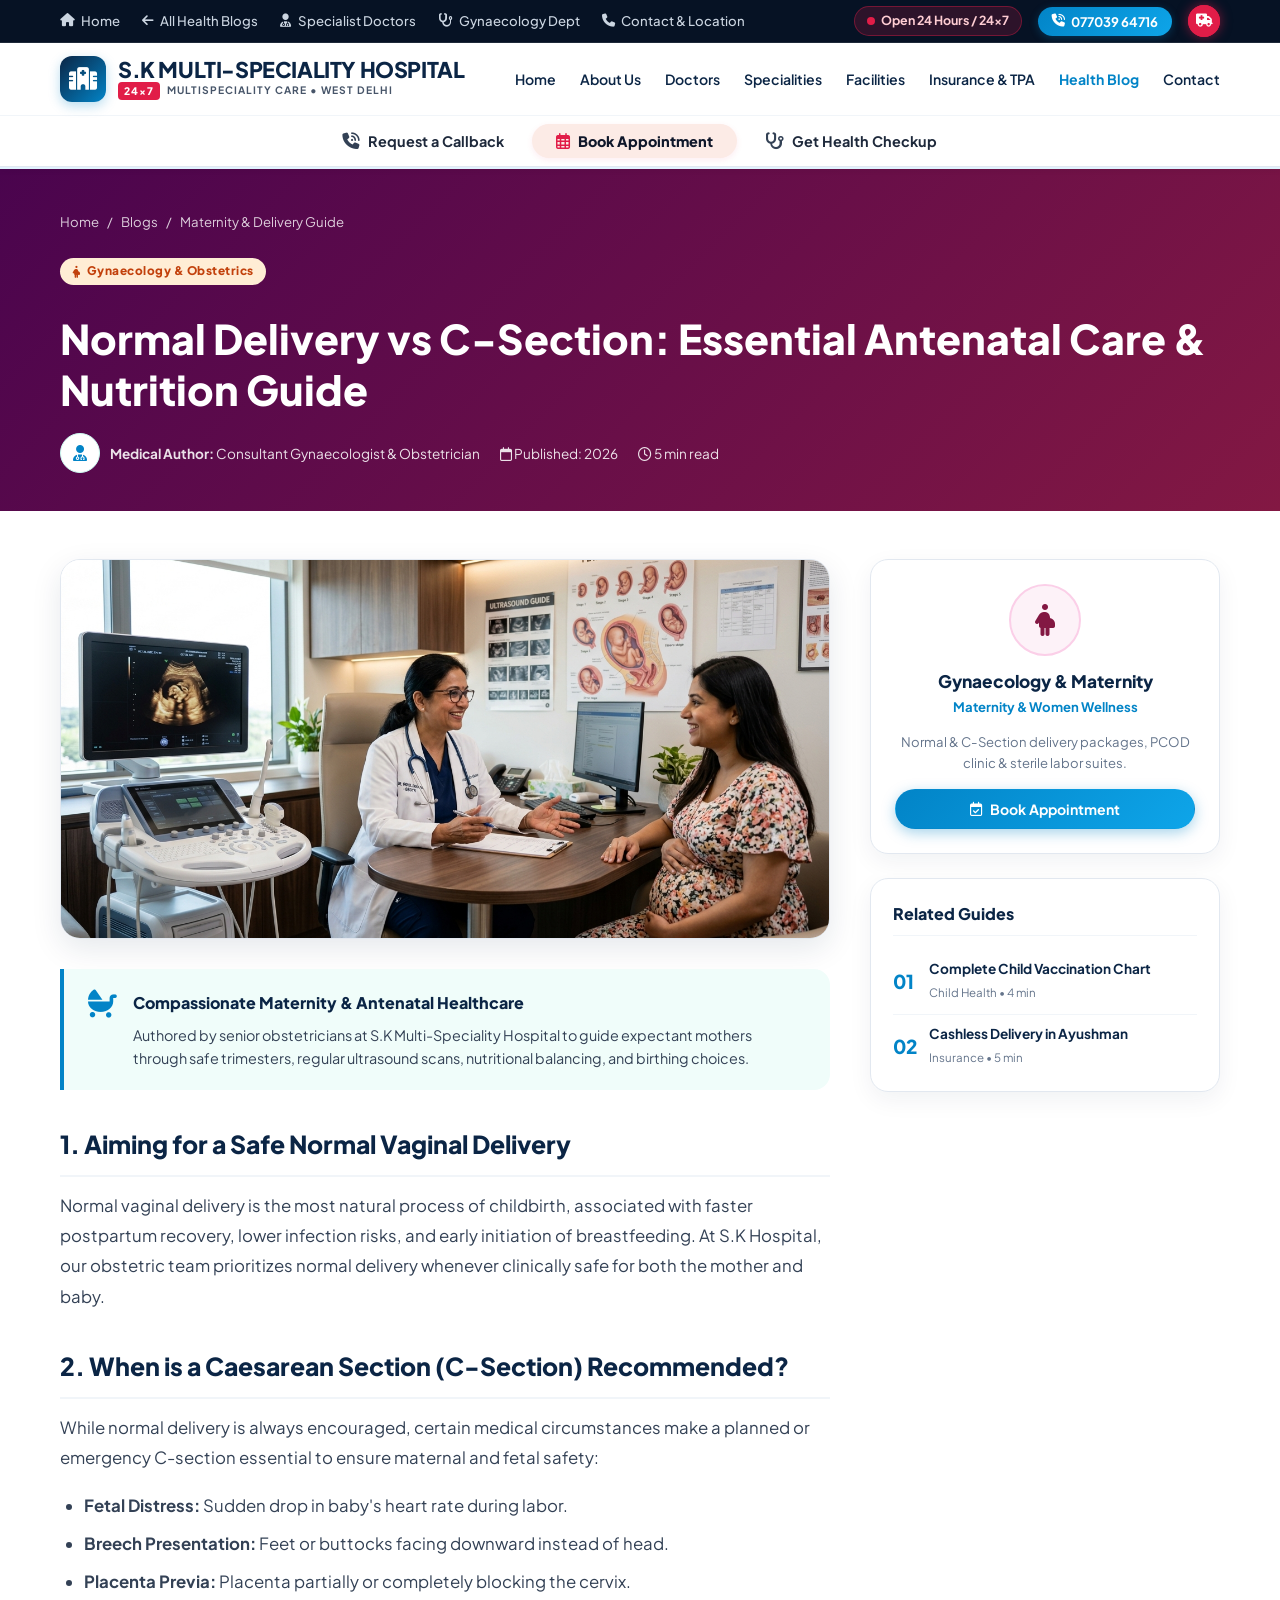
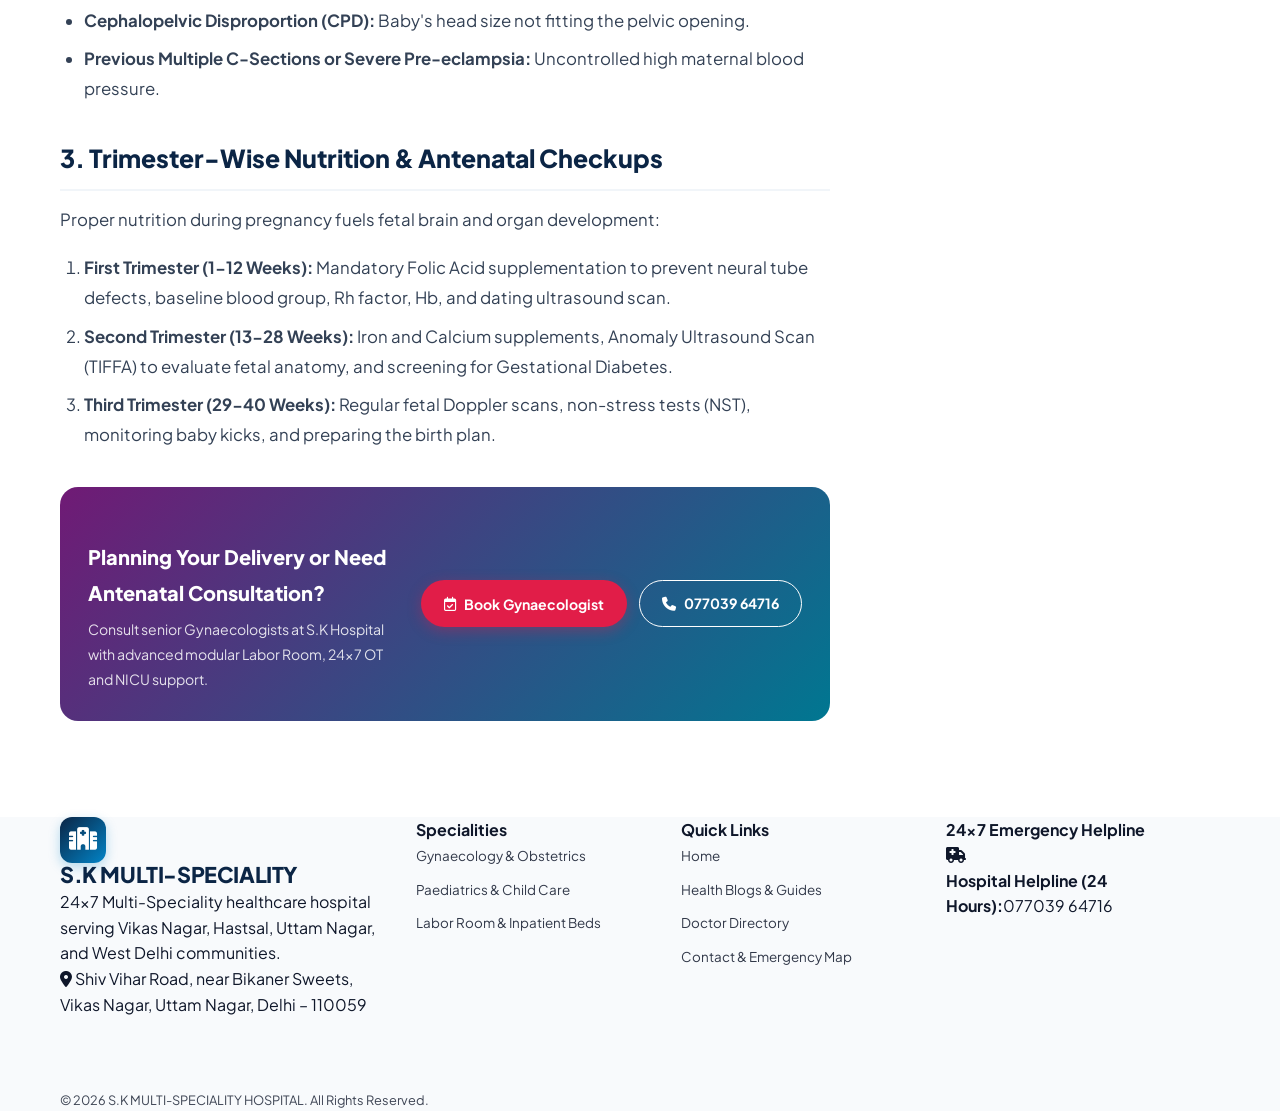
<file: blog-normal-delivery-maternity-guide.html>
<!DOCTYPE html>
<html lang="en">
<head>
  <meta charset="UTF-8">
  <meta name="viewport" content="width=device-width, initial-scale=1.0">
  <title>Normal Delivery vs C-Section: Antenatal Care & Nutrition Guide | S.K Hospital</title>
  <meta name="description" content="Comprehensive guide by Consultant Gynaecologist on preparing for normal delivery, signs of labor, antenatal care, and maternity hospital facilities in Vikas Nagar, Delhi.">
  
  <link rel="preconnect" href="https://fonts.googleapis.com">
  <link rel="preconnect" href="https://fonts.gstatic.com" crossorigin>
  <link href="https://fonts.googleapis.com/css2?family=Plus+Jakarta+Sans:wght@400;500;600;700;800&family=Inter:wght@400;500;600;700&display=swap" rel="stylesheet">
  <link rel="stylesheet" href="https://cdnjs.cloudflare.com/ajax/libs/font-awesome/6.5.1/css/all.min.css">
  <link rel="stylesheet" href="style.css">
</head>
<body>

  <!-- Top Utility Bar -->
  <div class="top-bar">
    <div class="container top-bar-inner">
      <div class="top-nav-links">
        <a href="index.html"><i class="fa-solid fa-house"></i> Home</a>
        <a href="blog.html"><i class="fa-solid fa-arrow-left"></i> All Health Blogs</a>
        <a href="doctors.html"><i class="fa-solid fa-user-doctor"></i> Specialist Doctors</a>
        <a href="departments.html#gynae"><i class="fa-solid fa-stethoscope"></i> Gynaecology Dept</a>
        <a href="contact.html"><i class="fa-solid fa-phone"></i> Contact & Location</a>
      </div>
      <div class="top-right-actions">
        <div class="top-badge-247"><span class="pulse-dot"></span> Open 24 Hours / 24×7</div>
        <a href="tel:07703964716" class="top-phone-link"><i class="fa-solid fa-phone-volume"></i> 077039 64716</a>
        <button class="emergency-sos-btn" onclick="openEmergencyModal()"><i class="fa-solid fa-truck-medical"></i><span class="sos-pulse"></span></button>
      </div>
    </div>
  </div>

  <!-- Main Navigation Header -->
  <header class="main-header" id="mainHeader">
    <div class="container header-container">
      <a href="index.html" class="brand-logo">
        <div class="logo-symbol"><i class="fa-solid fa-hospital"></i></div>
        <div class="logo-text">
          <span class="logo-name">S.K MULTI-SPECIALITY HOSPITAL</span>
          <span class="logo-sub"><span class="badge-247-inline">24×7</span> MULTISPECIALITY CARE • WEST DELHI</span>
        </div>
      </a>
      <div class="mobile-header-tools">
        <a href="tel:07703964716" class="mobile-call-btn"><i class="fa-solid fa-phone"></i></a>
        <button class="mobile-sos-btn" onclick="openEmergencyModal()"><i class="fa-solid fa-truck-medical"></i></button>
        <button class="hamburger-menu" id="hamburgerBtn" onclick="toggleMobileMenu()"><span></span><span></span><span></span></button>
      </div>
      <nav class="desktop-nav" id="desktopNav">
        <ul class="nav-list">
          <li><a href="index.html">Home</a></li>
          <li><a href="about.html">About Us</a></li>
          <li><a href="doctors.html">Doctors</a></li>
          <li><a href="departments.html">Specialities</a></li>
          <li><a href="facilities.html">Facilities</a></li>
          <li><a href="insurance-packages.html">Insurance & TPA</a></li>
          <li><a href="blog.html" style="color: var(--teal-primary); font-weight:700;">Health Blog</a></li>
          <li><a href="contact.html">Contact</a></li>
        </ul>
      </nav>
    </div>
  
    <!-- Fortis-style Header Action Sub-Strip -->
    <div class="fortis-action-substrip">
      <div class="container fortis-substrip-inner">
        <button class="substrip-action-link" onclick="openCallbackModal()">
          <i class="fa-solid fa-phone-volume"></i> Request a Callback
        </button>
        <button class="substrip-pill-btn" onclick="openBookingModal()">
          <i class="fa-regular fa-calendar-days"></i> Book Appointment
        </button>
        <button class="substrip-action-link" onclick="openHealthCheckModal()">
          <i class="fa-solid fa-stethoscope"></i> Get Health Checkup
        </button>
      </div>
    </div>
  </header>

    <!-- Mobile Drawer Menu (Fortis Style) -->
  <div class="mobile-drawer" id="mobileDrawer">
    <!-- Clean White Header with Brand and Close button -->
    <div class="mobile-drawer-header">
      <div class="drawer-brand">
        <div class="drawer-brand-icon"><i class="fa-solid fa-hospital"></i></div>
        <span class="drawer-brand-name">S.K Hospital</span>
      </div>
      <button class="close-drawer-btn" onclick="toggleMobileMenu()" aria-label="Close menu">&times;</button>
    </div>

    <!-- Drawer Body -->
    <div class="mobile-drawer-body">
      
      <!-- Top Circular Action Grid (Fortis 3 + 2 layout) -->
      <div class="drawer-quick-circles-grid">
        <!-- Row 1: 3 Circles -->
        <div class="drawer-circles-row">
          <a href="facilities.html" class="drawer-circle-item" onclick="toggleMobileMenu()">
            <div class="circle-bubble bubble-blue">
              <i class="fa-solid fa-bed-pulse"></i>
            </div>
            <span class="circle-label">Hospitals</span>
          </a>

          <a href="departments.html" class="drawer-circle-item" onclick="toggleMobileMenu()">
            <div class="circle-bubble bubble-purple">
              <i class="fa-solid fa-heart-pulse"></i>
            </div>
            <span class="circle-label">Specialities</span>
          </a>

          <a href="doctors.html" class="drawer-circle-item" onclick="toggleMobileMenu()">
            <div class="circle-bubble bubble-peach">
              <i class="fa-solid fa-user-doctor"></i>
            </div>
            <span class="circle-label">Find a Doctor</span>
          </a>
        </div>

        <!-- Row 2: 2 Centered Circles -->
        <div class="drawer-circles-row centered-row">
          <a href="insurance-packages.html" class="drawer-circle-item" onclick="toggleMobileMenu()">
            <div class="circle-bubble bubble-green">
              <i class="fa-solid fa-shield-halved"></i>
            </div>
            <span class="circle-label">Ayushman & TPA</span>
          </a>

          <a href="blog.html" class="drawer-circle-item" onclick="toggleMobileMenu()">
            <div class="circle-bubble bubble-amber">
              <i class="fa-solid fa-newspaper"></i>
            </div>
            <span class="circle-label">Health Blog</span>
          </a>
        </div>
      </div>

      <!-- Vertical List with outline colored icons & chevrons (Fortis Style) -->
      <ul class="drawer-nav-vertical-list">
        <li class="drawer-nav-item">
          <a href="departments.html" onclick="toggleMobileMenu()">
            <div class="d-item-left">
              <span class="d-item-icon d-icon-green"><i class="fa-solid fa-hospital-user"></i></span>
              <span>Our Centres of Excellence</span>
            </div>
            <i class="fa-solid fa-chevron-right d-item-chevron"></i>
          </a>
        </li>

        <li class="drawer-nav-item">
          <a href="facilities.html" onclick="toggleMobileMenu()">
            <div class="d-item-left">
              <span class="d-item-icon d-icon-purple"><i class="fa-solid fa-bed"></i></span>
              <span>Patient Corner & Facilities</span>
            </div>
            <i class="fa-solid fa-chevron-right d-item-chevron"></i>
          </a>
        </li>

        <li class="drawer-nav-item">
          <a href="blog.html" onclick="toggleMobileMenu()">
            <div class="d-item-left">
              <span class="d-item-icon d-icon-blue"><i class="fa-regular fa-newspaper"></i></span>
              <span>Health Blog & Media Center</span>
            </div>
            <i class="fa-solid fa-chevron-right d-item-chevron"></i>
          </a>
        </li>

        <li class="drawer-nav-item">
          <a href="about.html" onclick="toggleMobileMenu()">
            <div class="d-item-left">
              <span class="d-item-icon d-icon-info"><i class="fa-solid fa-circle-info"></i></span>
              <span>About Us</span>
            </div>
            <i class="fa-solid fa-chevron-right d-item-chevron"></i>
          </a>
        </li>

        <li class="drawer-nav-item">
          <a href="contact.html" onclick="toggleMobileMenu()">
            <div class="d-item-left">
              <span class="d-item-icon d-icon-mail"><i class="fa-regular fa-envelope"></i></span>
              <span>Contact Us & Location</span>
            </div>
            <i class="fa-solid fa-chevron-right d-item-chevron"></i>
          </a>
        </li>

        <li class="drawer-nav-item">
          <a href="insurance-packages.html" onclick="toggleMobileMenu()">
            <div class="d-item-left">
              <span class="d-item-icon d-icon-globe"><i class="fa-solid fa-shield-halved"></i></span>
              <span>Cashless TPA & Ayushman PM-JAY</span>
            </div>
            <i class="fa-solid fa-chevron-right d-item-chevron"></i>
          </a>
        </li>
      </ul>

      <div class="drawer-address-footer">
        <p><i class="fa-solid fa-location-dot text-red"></i> <strong>S.K Multi-Speciality Hospital</strong><br>Shiv Vihar Road, near Bikaner Sweets, Vikas Nagar, Uttam Nagar, Delhi – 110059</p>
      </div>

    </div>
  </div>

  <main>
    <!-- Article Header Banner -->
    <section class="article-header-hero" style="background: linear-gradient(135deg, #4a044e 0%, #831843 100%);">
      <div class="container">
        <div class="banner-breadcrumbs">
          <a href="index.html">Home</a> <span>/</span> <a href="blog.html">Blogs</a> <span>/</span> <span>Maternity & Delivery Guide</span>
        </div>
        <span class="blog-tag-badge tag-peach" style="margin-top:14px;"><i class="fa-solid fa-person-pregnant"></i> Gynaecology & Obstetrics</span>
        <h1 class="article-main-title">Normal Delivery vs C-Section: Essential Antenatal Care & Nutrition Guide</h1>
        <div class="article-author-bar">
          <div class="author-badge">
            <div class="author-avatar"><i class="fa-solid fa-user-doctor"></i></div>
            <span><strong>Medical Author:</strong> Consultant Gynaecologist & Obstetrician</span>
          </div>
          <span><i class="fa-regular fa-calendar"></i> Published: 2026</span>
          <span><i class="fa-regular fa-clock"></i> 5 min read</span>
        </div>
      </div>
    </section>

    <!-- Article Body & Sidebar -->
    <section class="article-content-section">
      <div class="container article-page-grid">
        
        <!-- Left: Main Article Content -->
        <article class="article-main-body">
          <div class="article-hero-cover-wrap">
            <img src="images/blog_maternity_delivery.jpg" alt="Normal Delivery vs C-Section Maternity Care">
          </div>
          
          <div class="verified-doc-callout">
            <i class="fa-solid fa-baby-carriage text-red"></i>
            <div>
              <h4>Compassionate Maternity & Antenatal Healthcare</h4>
              <p>Authored by senior obstetricians at S.K Multi-Speciality Hospital to guide expectant mothers through safe trimesters, regular ultrasound scans, nutritional balancing, and birthing choices.</p>
            </div>
          </div>

          <h2>1. Aiming for a Safe Normal Vaginal Delivery</h2>
          <p>
            Normal vaginal delivery is the most natural process of childbirth, associated with faster postpartum recovery, lower infection risks, and early initiation of breastfeeding. At S.K Hospital, our obstetric team prioritizes normal delivery whenever clinically safe for both the mother and baby.
          </p>

          <h2>2. When is a Caesarean Section (C-Section) Recommended?</h2>
          <p>
            While normal delivery is always encouraged, certain medical circumstances make a planned or emergency C-section essential to ensure maternal and fetal safety:
          </p>
          <ul>
            <li><strong>Fetal Distress:</strong> Sudden drop in baby's heart rate during labor.</li>
            <li><strong>Breech Presentation:</strong> Feet or buttocks facing downward instead of head.</li>
            <li><strong>Placenta Previa:</strong> Placenta partially or completely blocking the cervix.</li>
            <li><strong>Cephalopelvic Disproportion (CPD):</strong> Baby's head size not fitting the pelvic opening.</li>
            <li><strong>Previous Multiple C-Sections or Severe Pre-eclampsia:</strong> Uncontrolled high maternal blood pressure.</li>
          </ul>

          <h2>3. Trimester-Wise Nutrition & Antenatal Checkups</h2>
          <p>
            Proper nutrition during pregnancy fuels fetal brain and organ development:
          </p>
          <ol>
            <li><strong>First Trimester (1-12 Weeks):</strong> Mandatory Folic Acid supplementation to prevent neural tube defects, baseline blood group, Rh factor, Hb, and dating ultrasound scan.</li>
            <li><strong>Second Trimester (13-28 Weeks):</strong> Iron and Calcium supplements, Anomaly Ultrasound Scan (TIFFA) to evaluate fetal anatomy, and screening for Gestational Diabetes.</li>
            <li><strong>Third Trimester (29-40 Weeks):</strong> Regular fetal Doppler scans, non-stress tests (NST), monitoring baby kicks, and preparing the birth plan.</li>
          </ol>

          <!-- Inline CTA -->
          <div class="article-inline-cta" style="background: linear-gradient(135deg, #701a75 0%, #007791 100%);">
            <div class="inline-cta-text">
              <h3>Planning Your Delivery or Need Antenatal Consultation?</h3>
              <p>Consult senior Gynaecologists at S.K Hospital with advanced modular Labor Room, 24x7 OT and NICU support.</p>
            </div>
            <div class="inline-cta-btns">
              <button class="btn btn-emergency-red" onclick="openBookingModal('Gynaecology')"><i class="fa-regular fa-calendar-check"></i> Book Gynaecologist</button>
              <a href="tel:07703964716" class="btn btn-outline" style="color:#ffffff; border-color:#ffffff;"><i class="fa-solid fa-phone"></i> 077039 64716</a>
            </div>
          </div>

        </article>

        <!-- Right: Sidebar -->
        <aside class="article-sidebar">
          <div class="sidebar-consult-card">
            <div class="sidebar-doc-avatar" style="color:#831843; background:#fdf2f8; border-color:#fbcfe8;"><i class="fa-solid fa-person-pregnant"></i></div>
            <h4>Gynaecology & Maternity</h4>
            <p class="doc-spec">Maternity & Women Wellness</p>
            <p style="font-size:0.82rem; color:#64748b; margin-bottom:16px;">Normal & C-Section delivery packages, PCOD clinic & sterile labor suites.</p>
            <button class="btn btn-primary btn-block" onclick="openBookingModal('Gynaecology')"><i class="fa-regular fa-calendar-check"></i> Book Appointment</button>
          </div>

          <div class="sidebar-popular-list">
            <h4>Related Guides</h4>
            <div class="pop-article-item">
              <span class="pop-art-num">01</span>
              <div class="pop-art-text"><a href="blog-child-vaccination-schedule.html">Complete Child Vaccination Chart</a><span>Child Health • 4 min</span></div>
            </div>
            <div class="pop-article-item">
              <span class="pop-art-num">02</span>
              <div class="pop-art-text"><a href="blog-ayushman-pmjay-cashless-hospital.html">Cashless Delivery in Ayushman</a><span>Insurance • 5 min</span></div>
            </div>
          </div>
        </aside>

      </div>
    </section>
  </main>

  <!-- Main Footer -->
  <footer class="main-footer">
    <div class="container footer-grid">
      <div class="footer-col">
        <div class="footer-brand"><div class="logo-symbol"><i class="fa-solid fa-hospital"></i></div><span class="logo-name">S.K MULTI-SPECIALITY</span></div>
        <p class="footer-about">24×7 Multi-Speciality healthcare hospital serving Vikas Nagar, Hastsal, Uttam Nagar, and West Delhi communities.</p>
        <div class="footer-badge-item"><i class="fa-solid fa-location-dot text-red"></i> Shiv Vihar Road, near Bikaner Sweets, Vikas Nagar, Uttam Nagar, Delhi – 110059</div>
      </div>
      <div class="footer-col">
        <h4>Specialities</h4>
        <ul class="footer-links">
          <li><a href="departments.html#gynae">Gynaecology & Obstetrics</a></li>
          <li><a href="departments.html#paediatrics">Paediatrics & Child Care</a></li>
          <li><a href="facilities.html#beds">Labor Room & Inpatient Beds</a></li>
        </ul>
      </div>
      <div class="footer-col">
        <h4>Quick Links</h4>
        <ul class="footer-links">
          <li><a href="index.html">Home</a></li>
          <li><a href="blog.html">Health Blogs & Guides</a></li>
          <li><a href="doctors.html">Doctor Directory</a></li>
          <li><a href="contact.html">Contact & Emergency Map</a></li>
        </ul>
      </div>
      <div class="footer-col">
        <h4>24×7 Emergency Helpline</h4>
        <div class="emergency-footer-card">
          <i class="fa-solid fa-truck-medical text-red"></i>
          <div><strong>Hospital Helpline (24 Hours):</strong><a href="tel:07703964716" class="foot-phone">077039 64716</a></div>
        </div>
      </div>
    </div>
    <div class="footer-bottom"><div class="container footer-bottom-bar"><p>© 2026 S.K MULTI-SPECIALITY HOSPITAL. All Rights Reserved.</p></div></div>
  </footer>

  <!-- Mobile Sticky Bottom Action Bar -->
  <div class="mobile-sticky-bottom-bar">
    <div class="bottom-bar-inner">
      <button class="m-bar-btn-text" onclick="openCallbackModal()"><i class="fa-solid fa-headset"></i><span>Request Callback</span></button>
      <button class="m-bar-btn-pill" onclick="openBookingModal('Gynaecology')"><i class="fa-regular fa-calendar-days"></i><span>Book Appointment</span></button>
      <button class="m-bar-btn-text" onclick="openHealthCheckModal()"><i class="fa-solid fa-stethoscope"></i><span>Health Checkup</span></button>
    </div>
  </div>

  <!-- Modals -->
  <div class="modal-overlay" id="bookingModal">
    <div class="modal-box">
      <div class="modal-header">
        <div class="modal-title-group"><i class="fa-regular fa-calendar-check text-red modal-head-icon"></i><div><h3>Book Doctor Appointment</h3><p>S.K MULTI-SPECIALITY HOSPITAL 24×7</p></div></div>
        <button class="close-modal-btn" onclick="closeModal('bookingModal')">&times;</button>
      </div>
      <div class="modal-body">
        <form onsubmit="submitAppointment(event)">
          <div class="form-group"><label>Hospital Facility</label><input type="text" value="S.K Multi-Speciality Hospital, Vikas Nagar" readonly></div>
          <div class="form-group"><label>Patient Name *</label><input type="text" id="patientName" required placeholder="Full Name"></div>
          <div class="form-group"><label>Mobile Phone *</label><input type="tel" id="patientPhone" required pattern="[0-9]{10}" placeholder="10-digit number"></div>
          <button type="submit" class="btn btn-primary btn-block"><i class="fa-regular fa-calendar-check"></i> Confirm Appointment</button>
        </form>
      </div>
    </div>
  </div>

  <div class="modal-overlay" id="emergencyModal">
    <div class="modal-box modal-emergency">
      <div class="modal-header bg-emergency-red">
        <div class="modal-title-group text-white"><i class="fa-solid fa-truck-medical modal-head-icon text-white"></i><div><h3>24x7 Emergency & Maternity Labor Desk</h3><p>S.K Hospital • West Delhi</p></div></div>
        <button class="close-modal-btn text-white" onclick="closeModal('emergencyModal')">&times;</button>
      </div>
      <div class="modal-body">
        <div class="emergency-hotline-banner">
          <div class="hotline-icon"><i class="fa-solid fa-phone-volume"></i></div>
          <div><span class="hotline-sub">24X7 EMERGENCY HELPLINE</span><a href="tel:07703964716" class="hotline-number">077039 64716</a></div>
        </div>
      </div>
    </div>
  </div>

  <div class="modal-overlay" id="callbackModal">
    <div class="modal-box">
      <div class="modal-header"><div class="modal-title-group"><i class="fa-solid fa-headset text-navy modal-head-icon"></i><div><h3>Request a Callback</h3><p>Staff will call you shortly</p></div></div><button class="close-modal-btn" onclick="closeModal('callbackModal')">&times;</button></div>
      <div class="modal-body">
        <form onsubmit="submitCallback(event)">
          <div class="form-group"><label>Full Name *</label><input type="text" id="cbName" required placeholder="Enter name"></div>
          <div class="form-group"><label>Phone Number *</label><input type="tel" id="cbPhone" required pattern="[0-9]{10}" placeholder="10-digit number"></div>
          <button type="submit" class="btn btn-primary btn-block">Request Call Now</button>
        </form>
      </div>
    </div>
  </div>

  <div class="modal-overlay" id="reportPortalModal">
    <div class="modal-box">
      <div class="modal-header"><div class="modal-title-group"><i class="fa-solid fa-file-waveform text-teal modal-head-icon"></i><div><h3>Diagnostic & Lab Reports</h3></div></div><button class="close-modal-btn" onclick="closeModal('reportPortalModal')">&times;</button></div>
      <div class="modal-body">
        <div class="form-group"><label>Mobile Number</label><input type="text" placeholder="Enter Mobile Number"></div>
        <button class="btn btn-teal btn-block" onclick="fetchSampleReports()">View Reports</button>
      </div>
    </div>
  </div>

  <div class="toast-container" id="toastContainer"></div>
  <script src="script.js"></script>
</body>
</html>
</file>
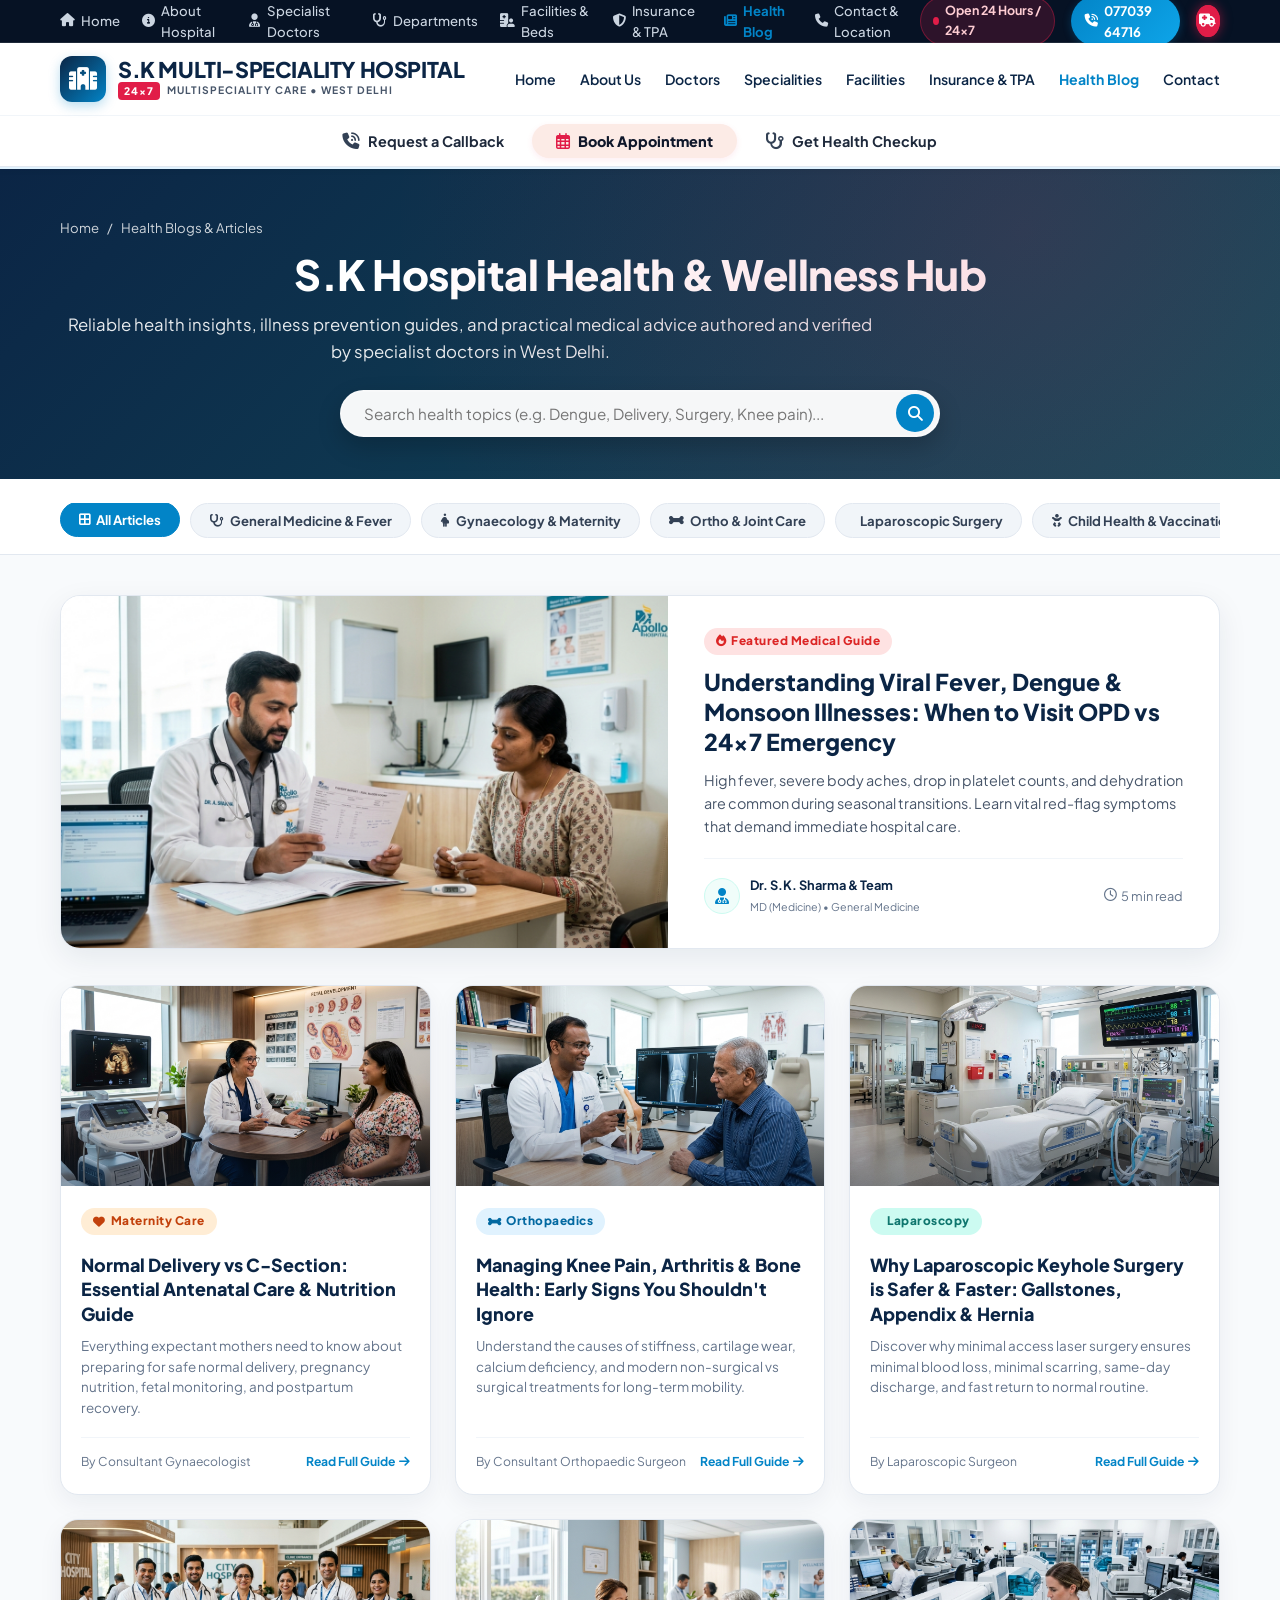
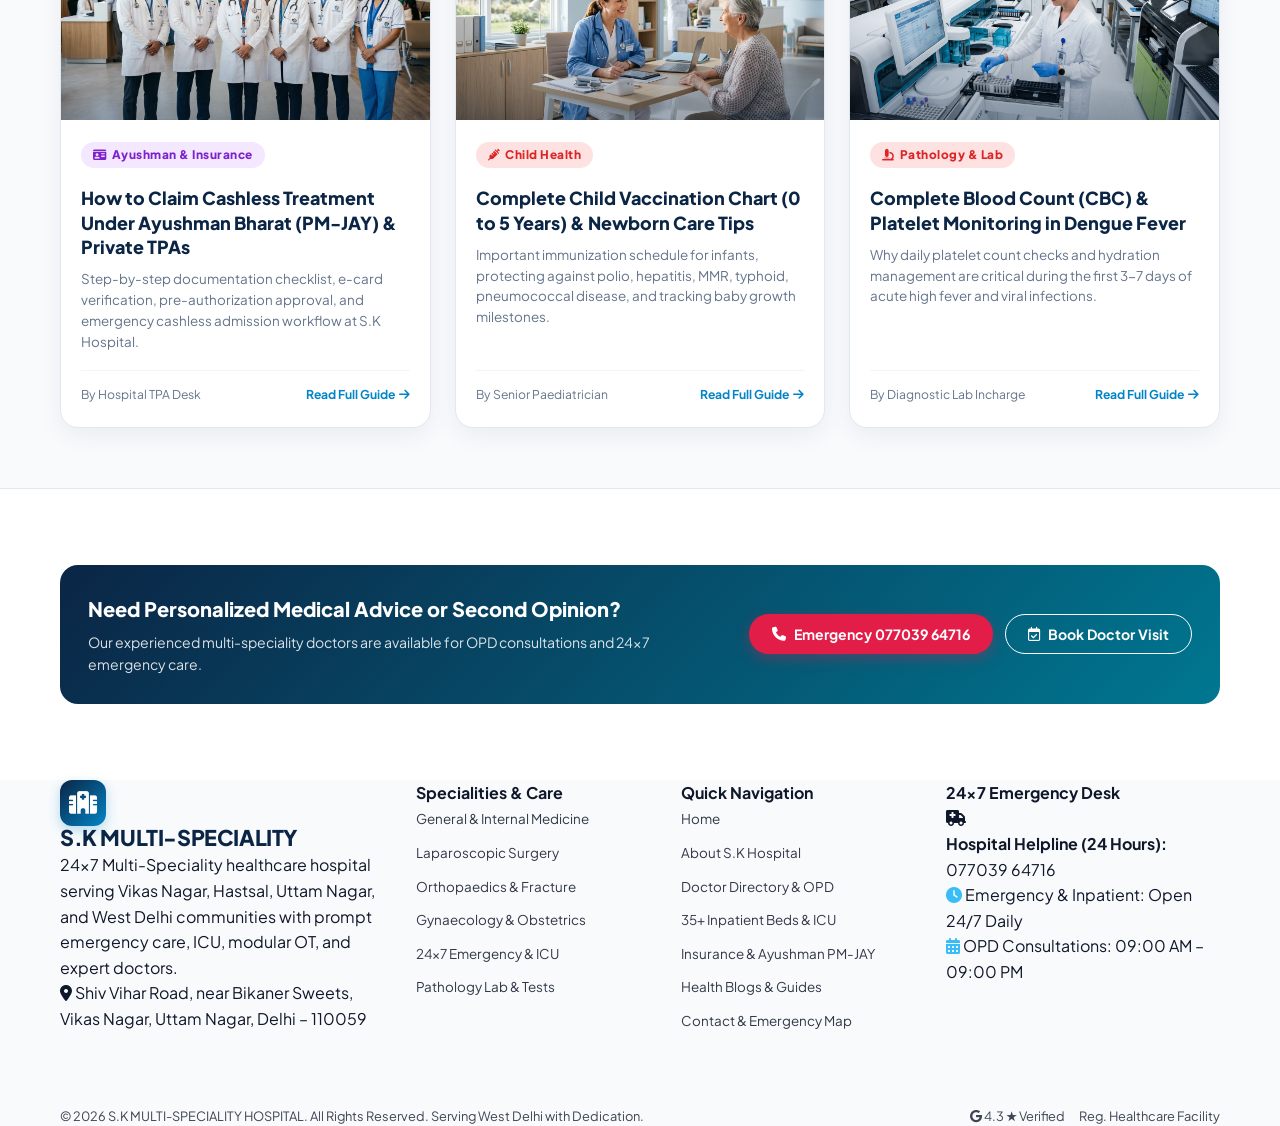
<file: blog.html>
<!DOCTYPE html>
<html lang="en">
<head>
  <meta charset="UTF-8">
  <meta name="viewport" content="width=device-width, initial-scale=1.0">
  <title>Health Blogs & Medical Guidance | S.K MULTI-SPECIALITY HOSPITAL 24×7</title>
  <meta name="description" content="Read expert health articles, disease prevention guides, maternity tips, orthopedic advice, and wellness blogs by doctors at S.K Multi-Speciality Hospital, Vikas Nagar, West Delhi.">
  
  <!-- Google Fonts -->
  <link rel="preconnect" href="https://fonts.googleapis.com">
  <link rel="preconnect" href="https://fonts.gstatic.com" crossorigin>
  <link href="https://fonts.googleapis.com/css2?family=Plus+Jakarta+Sans:wght@400;500;600;700;800&family=Inter:wght@400;500;600;700&display=swap" rel="stylesheet">
  
  <!-- FontAwesome Icons -->
  <link rel="stylesheet" href="https://cdnjs.cloudflare.com/ajax/libs/font-awesome/6.5.1/css/all.min.css">
  
  <link rel="stylesheet" href="style.css">
</head>
<body>

  <!-- Top Utility Bar (Desktop) -->
  <div class="top-bar">
    <div class="container top-bar-inner">
      <div class="top-nav-links">
        <a href="index.html"><i class="fa-solid fa-house"></i> Home</a>
        <a href="about.html"><i class="fa-solid fa-circle-info"></i> About Hospital</a>
        <a href="doctors.html"><i class="fa-solid fa-user-doctor"></i> Specialist Doctors</a>
        <a href="departments.html"><i class="fa-solid fa-stethoscope"></i> Departments</a>
        <a href="facilities.html"><i class="fa-solid fa-hospital-user"></i> Facilities & Beds</a>
        <a href="insurance-packages.html"><i class="fa-solid fa-shield-halved"></i> Insurance & TPA</a>
        <a href="blog.html" style="color: var(--teal-primary); font-weight:700;"><i class="fa-solid fa-newspaper"></i> Health Blog</a>
        <a href="contact.html"><i class="fa-solid fa-phone"></i> Contact & Location</a>
      </div>
      <div class="top-right-actions">
        <div class="top-badge-247">
          <span class="pulse-dot"></span> Open 24 Hours / 24×7
        </div>
        <a href="tel:07703964716" class="top-phone-link">
          <i class="fa-solid fa-phone-volume"></i> 077039 64716
        </a>
        <button class="emergency-sos-btn" onclick="openEmergencyModal()" title="24x7 Emergency Services">
          <i class="fa-solid fa-truck-medical"></i>
          <span class="sos-pulse"></span>
        </button>
      </div>
    </div>
  </div>

  <!-- Main Navigation Header -->
  <header class="main-header" id="mainHeader">
    <div class="container header-container">
      <a href="index.html" class="brand-logo">
        <div class="logo-symbol">
          <i class="fa-solid fa-hospital"></i>
        </div>
        <div class="logo-text">
          <span class="logo-name">S.K MULTI-SPECIALITY HOSPITAL</span>
          <span class="logo-sub"><span class="badge-247-inline">24×7</span> MULTISPECIALITY CARE • WEST DELHI</span>
        </div>
      </a>

      <!-- Mobile Header Quick Tools -->
      <div class="mobile-header-tools">
        <a href="tel:07703964716" class="mobile-call-btn" aria-label="Call Hospital">
          <i class="fa-solid fa-phone"></i>
        </a>
        <button class="mobile-sos-btn" onclick="openEmergencyModal()" aria-label="Emergency">
          <i class="fa-solid fa-truck-medical"></i>
        </button>
        <button class="hamburger-menu" id="hamburgerBtn" onclick="toggleMobileMenu()" aria-label="Toggle menu">
          <span></span>
          <span></span>
          <span></span>
        </button>
      </div>

      <!-- Desktop Nav Menu -->
      <nav class="desktop-nav" id="desktopNav">
        <ul class="nav-list">
          <li><a href="index.html">Home</a></li>
          <li><a href="about.html">About Us</a></li>
          <li><a href="doctors.html">Doctors</a></li>
          <li><a href="departments.html">Specialities</a></li>
          <li><a href="facilities.html">Facilities</a></li>
          <li><a href="insurance-packages.html">Insurance & TPA</a></li>
          <li><a href="blog.html" style="color: var(--teal-primary); font-weight:700;">Health Blog</a></li>
          <li><a href="contact.html">Contact</a></li>
        </ul>
      </nav>
    </div>

    <!-- Fortis-style Header Action Sub-Strip -->
    <div class="fortis-action-substrip">
      <div class="container fortis-substrip-inner">
        <button class="substrip-action-link" onclick="openCallbackModal()">
          <i class="fa-solid fa-phone-volume"></i> Request a Callback
        </button>
        <button class="substrip-pill-btn" onclick="openBookingModal()">
          <i class="fa-regular fa-calendar-days"></i> Book Appointment
        </button>
        <button class="substrip-action-link" onclick="openHealthCheckModal()">
          <i class="fa-solid fa-stethoscope"></i> Get Health Checkup
        </button>
      </div>
    </div>
  </header>

    <!-- Mobile Drawer Menu (Fortis Style) -->
  <div class="mobile-drawer" id="mobileDrawer">
    <!-- Clean White Header with Brand and Close button -->
    <div class="mobile-drawer-header">
      <div class="drawer-brand">
        <div class="drawer-brand-icon"><i class="fa-solid fa-hospital"></i></div>
        <span class="drawer-brand-name">S.K Hospital</span>
      </div>
      <button class="close-drawer-btn" onclick="toggleMobileMenu()" aria-label="Close menu">&times;</button>
    </div>

    <!-- Drawer Body -->
    <div class="mobile-drawer-body">
      
      <!-- Top Circular Action Grid (Fortis 3 + 2 layout) -->
      <div class="drawer-quick-circles-grid">
        <!-- Row 1: 3 Circles -->
        <div class="drawer-circles-row">
          <a href="facilities.html" class="drawer-circle-item" onclick="toggleMobileMenu()">
            <div class="circle-bubble bubble-blue">
              <i class="fa-solid fa-bed-pulse"></i>
            </div>
            <span class="circle-label">Hospitals</span>
          </a>

          <a href="departments.html" class="drawer-circle-item" onclick="toggleMobileMenu()">
            <div class="circle-bubble bubble-purple">
              <i class="fa-solid fa-heart-pulse"></i>
            </div>
            <span class="circle-label">Specialities</span>
          </a>

          <a href="doctors.html" class="drawer-circle-item" onclick="toggleMobileMenu()">
            <div class="circle-bubble bubble-peach">
              <i class="fa-solid fa-user-doctor"></i>
            </div>
            <span class="circle-label">Find a Doctor</span>
          </a>
        </div>

        <!-- Row 2: 2 Centered Circles -->
        <div class="drawer-circles-row centered-row">
          <a href="insurance-packages.html" class="drawer-circle-item" onclick="toggleMobileMenu()">
            <div class="circle-bubble bubble-green">
              <i class="fa-solid fa-shield-halved"></i>
            </div>
            <span class="circle-label">Ayushman & TPA</span>
          </a>

          <a href="blog.html" class="drawer-circle-item" onclick="toggleMobileMenu()">
            <div class="circle-bubble bubble-amber">
              <i class="fa-solid fa-newspaper"></i>
            </div>
            <span class="circle-label">Health Blog</span>
          </a>
        </div>
      </div>

      <!-- Vertical List with outline colored icons & chevrons (Fortis Style) -->
      <ul class="drawer-nav-vertical-list">
        <li class="drawer-nav-item">
          <a href="departments.html" onclick="toggleMobileMenu()">
            <div class="d-item-left">
              <span class="d-item-icon d-icon-green"><i class="fa-solid fa-hospital-user"></i></span>
              <span>Our Centres of Excellence</span>
            </div>
            <i class="fa-solid fa-chevron-right d-item-chevron"></i>
          </a>
        </li>

        <li class="drawer-nav-item">
          <a href="facilities.html" onclick="toggleMobileMenu()">
            <div class="d-item-left">
              <span class="d-item-icon d-icon-purple"><i class="fa-solid fa-bed"></i></span>
              <span>Patient Corner & Facilities</span>
            </div>
            <i class="fa-solid fa-chevron-right d-item-chevron"></i>
          </a>
        </li>

        <li class="drawer-nav-item">
          <a href="blog.html" onclick="toggleMobileMenu()">
            <div class="d-item-left">
              <span class="d-item-icon d-icon-blue"><i class="fa-regular fa-newspaper"></i></span>
              <span>Health Blog & Media Center</span>
            </div>
            <i class="fa-solid fa-chevron-right d-item-chevron"></i>
          </a>
        </li>

        <li class="drawer-nav-item">
          <a href="about.html" onclick="toggleMobileMenu()">
            <div class="d-item-left">
              <span class="d-item-icon d-icon-info"><i class="fa-solid fa-circle-info"></i></span>
              <span>About Us</span>
            </div>
            <i class="fa-solid fa-chevron-right d-item-chevron"></i>
          </a>
        </li>

        <li class="drawer-nav-item">
          <a href="contact.html" onclick="toggleMobileMenu()">
            <div class="d-item-left">
              <span class="d-item-icon d-icon-mail"><i class="fa-regular fa-envelope"></i></span>
              <span>Contact Us & Location</span>
            </div>
            <i class="fa-solid fa-chevron-right d-item-chevron"></i>
          </a>
        </li>

        <li class="drawer-nav-item">
          <a href="insurance-packages.html" onclick="toggleMobileMenu()">
            <div class="d-item-left">
              <span class="d-item-icon d-icon-globe"><i class="fa-solid fa-shield-halved"></i></span>
              <span>Cashless TPA & Ayushman PM-JAY</span>
            </div>
            <i class="fa-solid fa-chevron-right d-item-chevron"></i>
          </a>
        </li>
      </ul>

      <div class="drawer-address-footer">
        <p><i class="fa-solid fa-location-dot text-red"></i> <strong>S.K Multi-Speciality Hospital</strong><br>Shiv Vihar Road, near Bikaner Sweets, Vikas Nagar, Uttam Nagar, Delhi – 110059</p>
      </div>

    </div>
  </div>
  </div>

  <main>
    <!-- Blog Hero Banner -->
    <section class="blog-hero-banner">
      <div class="container">
        <div class="banner-breadcrumbs">
          <a href="index.html">Home</a> <span>/</span> <span>Health Blogs & Articles</span>
        </div>
        <h1 class="page-main-heading text-white">S.K Hospital Health & Wellness Hub</h1>
        <p class="page-lead-text" style="color: rgba(255,255,255,0.9);">
          Reliable health insights, illness prevention guides, and practical medical advice authored and verified by specialist doctors in West Delhi.
        </p>

        <!-- Search Bar within Blog -->
        <div class="blog-search-bar-wrap">
          <input 
            type="text" 
            id="blogSearchInput" 
            class="blog-search-input" 
            placeholder="Search health topics (e.g. Dengue, Delivery, Surgery, Knee pain)..."
            oninput="filterBlogCards(this.value)"
          >
          <button class="blog-search-icon-btn" aria-label="Search">
            <i class="fa-solid fa-magnifying-glass"></i>
          </button>
        </div>
      </div>
    </section>

    <!-- Category Filter Bar -->
    <section class="blog-filter-section">
      <div class="container">
        <div class="blog-filter-pills" id="blogFilterBar">
          <button class="b-filter-pill active" onclick="filterBlogCategory('all')"><i class="fa-solid fa-border-all"></i> All Articles</button>
          <button class="b-filter-pill" onclick="filterBlogCategory('general')"><i class="fa-solid fa-stethoscope"></i> General Medicine & Fever</button>
          <button class="b-filter-pill" onclick="filterBlogCategory('maternity')"><i class="fa-solid fa-person-pregnant"></i> Gynaecology & Maternity</button>
          <button class="b-filter-pill" onclick="filterBlogCategory('ortho')"><i class="fa-solid fa-bone"></i> Ortho & Joint Care</button>
          <button class="b-filter-pill" onclick="filterBlogCategory('surgery')"><i class="fa-solid fa-scalpel"></i> Laparoscopic Surgery</button>
          <button class="b-filter-pill" onclick="filterBlogCategory('child')"><i class="fa-solid fa-baby"></i> Child Health & Vaccination</button>
          <button class="b-filter-pill" onclick="filterBlogCategory('insurance')"><i class="fa-solid fa-shield-halved"></i> Ayushman & Insurance</button>
        </div>
      </div>
    </section>

    <!-- Blog Articles Directory Section -->
    <section class="blog-listing-section">
      <div class="container">
        
        <!-- Featured Spotlight Card -->
        <div class="blog-featured-card" data-category="general">
          <div class="featured-img-wrap">
            <img src="images/blog_fever_dengue.jpg" alt="Understanding Viral Fever and Dengue Prevention">
          </div>
          <div class="featured-content-col">
            <span class="blog-tag-badge tag-red"><i class="fa-solid fa-fire"></i> Featured Medical Guide</span>
            <h2 class="featured-title">
              <a href="blog-fever-dengue-prevention.html">Understanding Viral Fever, Dengue & Monsoon Illnesses: When to Visit OPD vs 24x7 Emergency</a>
            </h2>
            <p class="featured-excerpt">
              High fever, severe body aches, drop in platelet counts, and dehydration are common during seasonal transitions. Learn vital red-flag symptoms that demand immediate hospital care.
            </p>
            <div class="blog-meta-footer">
              <div class="author-info">
                <div class="author-avatar"><i class="fa-solid fa-user-doctor"></i></div>
                <div>
                  <div class="author-name">Dr. S.K. Sharma & Team</div>
                  <small>MD (Medicine) • General Medicine</small>
                </div>
              </div>
              <div class="read-time"><i class="fa-regular fa-clock"></i> 5 min read</div>
            </div>
          </div>
        </div>

        <!-- Blog Cards 3-Column Grid -->
        <div class="blogs-cards-grid" id="blogsGrid">
          
          <!-- Card 1: Maternity & Delivery -->
          <article class="blog-card" data-category="maternity">
            <div class="b-card-media">
              <img src="images/blog_maternity_delivery.jpg" alt="Normal Delivery vs C-Section Maternity Care">
            </div>
            <div class="b-card-body">
              <span class="blog-tag-badge tag-peach"><i class="fa-solid fa-heart"></i> Maternity Care</span>
              <h3 class="b-card-title">
                <a href="blog-normal-delivery-maternity-guide.html">Normal Delivery vs C-Section: Essential Antenatal Care & Nutrition Guide</a>
              </h3>
              <p class="b-card-desc">
                Everything expectant mothers need to know about preparing for safe normal delivery, pregnancy nutrition, fetal monitoring, and postpartum recovery.
              </p>
              <div class="b-card-footer">
                <span>By Consultant Gynaecologist</span>
                <a href="blog-normal-delivery-maternity-guide.html" class="b-read-more-link">Read Full Guide <i class="fa-solid fa-arrow-right"></i></a>
              </div>
            </div>
          </article>

          <!-- Card 2: Joint Pain & Ortho -->
          <article class="blog-card" data-category="ortho">
            <div class="b-card-media">
              <img src="images/blog_ortho_knee_joint.jpg" alt="Managing Knee Pain & Arthritis Orthopaedic Care">
            </div>
            <div class="b-card-body">
              <span class="blog-tag-badge tag-blue"><i class="fa-solid fa-bone"></i> Orthopaedics</span>
              <h3 class="b-card-title">
                <a href="blog-joint-pain-arthritis-ortho.html">Managing Knee Pain, Arthritis & Bone Health: Early Signs You Shouldn't Ignore</a>
              </h3>
              <p class="b-card-desc">
                Understand the causes of stiffness, cartilage wear, calcium deficiency, and modern non-surgical vs surgical treatments for long-term mobility.
              </p>
              <div class="b-card-footer">
                <span>By Consultant Orthopaedic Surgeon</span>
                <a href="blog-joint-pain-arthritis-ortho.html" class="b-read-more-link">Read Full Guide <i class="fa-solid fa-arrow-right"></i></a>
              </div>
            </div>
          </article>

          <!-- Card 3: Laparoscopic Surgery -->
          <article class="blog-card" data-category="surgery">
            <div class="b-card-media">
              <img src="images/emergency_icu.jpg" alt="Laparoscopic Keyhole Surgery at SK Hospital">
            </div>
            <div class="b-card-body">
              <span class="blog-tag-badge tag-teal"><i class="fa-solid fa-scalpel"></i> Laparoscopy</span>
              <h3 class="b-card-title">
                <a href="blog-laparoscopic-surgery-benefits.html">Why Laparoscopic Keyhole Surgery is Safer & Faster: Gallstones, Appendix & Hernia</a>
              </h3>
              <p class="b-card-desc">
                Discover why minimal access laser surgery ensures minimal blood loss, minimal scarring, same-day discharge, and fast return to normal routine.
              </p>
              <div class="b-card-footer">
                <span>By Laparoscopic Surgeon</span>
                <a href="blog-laparoscopic-surgery-benefits.html" class="b-read-more-link">Read Full Guide <i class="fa-solid fa-arrow-right"></i></a>
              </div>
            </div>
          </article>

          <!-- Card 4: Ayushman & Cashless Insurance -->
          <article class="blog-card" data-category="insurance">
            <div class="b-card-media">
              <img src="images/doctor_team.jpg" alt="Ayushman Bharat PM-JAY & Cashless TPA Claims">
            </div>
            <div class="b-card-body">
              <span class="blog-tag-badge tag-purple"><i class="fa-solid fa-id-card"></i> Ayushman & Insurance</span>
              <h3 class="b-card-title">
                <a href="blog-ayushman-pmjay-cashless-hospital.html">How to Claim Cashless Treatment Under Ayushman Bharat (PM-JAY) & Private TPAs</a>
              </h3>
              <p class="b-card-desc">
                Step-by-step documentation checklist, e-card verification, pre-authorization approval, and emergency cashless admission workflow at S.K Hospital.
              </p>
              <div class="b-card-footer">
                <span>By Hospital TPA Desk</span>
                <a href="blog-ayushman-pmjay-cashless-hospital.html" class="b-read-more-link">Read Full Guide <i class="fa-solid fa-arrow-right"></i></a>
              </div>
            </div>
          </article>

          <!-- Card 5: Child Vaccination & Paediatrics -->
          <article class="blog-card" data-category="child">
            <div class="b-card-media">
              <img src="images/hero_bright_consultation.jpg" alt="Child Vaccination Chart & Paediatric Health">
            </div>
            <div class="b-card-body">
              <span class="blog-tag-badge tag-red"><i class="fa-solid fa-syringe"></i> Child Health</span>
              <h3 class="b-card-title">
                <a href="blog-child-vaccination-schedule.html">Complete Child Vaccination Chart (0 to 5 Years) & Newborn Care Tips</a>
              </h3>
              <p class="b-card-desc">
                Important immunization schedule for infants, protecting against polio, hepatitis, MMR, typhoid, pneumococcal disease, and tracking baby growth milestones.
              </p>
              <div class="b-card-footer">
                <span>By Senior Paediatrician</span>
                <a href="blog-child-vaccination-schedule.html" class="b-read-more-link">Read Full Guide <i class="fa-solid fa-arrow-right"></i></a>
              </div>
            </div>
          </article>

          <!-- Card 6: Fever & Dengue (Quick Link) -->
          <article class="blog-card" data-category="general">
            <div class="b-card-media">
              <img src="images/diagnostics_lab.jpg" alt="CBC and Platelet Count Lab Testing">
            </div>
            <div class="b-card-body">
              <span class="blog-tag-badge tag-red"><i class="fa-solid fa-microscope"></i> Pathology & Lab</span>
              <h3 class="b-card-title">
                <a href="blog-fever-dengue-prevention.html">Complete Blood Count (CBC) & Platelet Monitoring in Dengue Fever</a>
              </h3>
              <p class="b-card-desc">
                Why daily platelet count checks and hydration management are critical during the first 3-7 days of acute high fever and viral infections.
              </p>
              <div class="b-card-footer">
                <span>By Diagnostic Lab Incharge</span>
                <a href="blog-fever-dengue-prevention.html" class="b-read-more-link">Read Full Guide <i class="fa-solid fa-arrow-right"></i></a>
              </div>
            </div>
          </article>

        </div>

      </div>
    </section>

    <!-- Consultation CTA Strip -->
    <section class="consult-cta-section" style="background: #ffffff; padding: 40px 0; border-top: 1px solid #e2e8f0;">
      <div class="container">
        <div class="article-inline-cta">
          <div class="inline-cta-text">
            <h3>Need Personalized Medical Advice or Second Opinion?</h3>
            <p>Our experienced multi-speciality doctors are available for OPD consultations and 24x7 emergency care.</p>
          </div>
          <div class="inline-cta-btns">
            <button class="btn btn-emergency-red" onclick="openEmergencyModal()"><i class="fa-solid fa-phone"></i> Emergency 077039 64716</button>
            <button class="btn btn-outline" style="color:#ffffff; border-color:#ffffff;" onclick="openBookingModal()"><i class="fa-regular fa-calendar-check"></i> Book Doctor Visit</button>
          </div>
        </div>
      </div>
    </section>
  </main>

  <!-- Main Footer -->
  <footer class="main-footer">
    <div class="container footer-grid">
      <div class="footer-col">
        <div class="footer-brand">
          <div class="logo-symbol"><i class="fa-solid fa-hospital"></i></div>
          <span class="logo-name">S.K MULTI-SPECIALITY</span>
        </div>
        <p class="footer-about">
          24×7 Multi-Speciality healthcare hospital serving Vikas Nagar, Hastsal, Uttam Nagar, and West Delhi communities with prompt emergency care, ICU, modular OT, and expert doctors.
        </p>
        <div class="footer-badge-item">
          <i class="fa-solid fa-location-dot text-red"></i> Shiv Vihar Road, near Bikaner Sweets, Vikas Nagar, Uttam Nagar, Delhi – 110059
        </div>
      </div>

      <div class="footer-col">
        <h4>Specialities & Care</h4>
        <ul class="footer-links">
          <li><a href="departments.html#general-medicine">General & Internal Medicine</a></li>
          <li><a href="departments.html#surgery">Laparoscopic Surgery</a></li>
          <li><a href="departments.html#ortho">Orthopaedics & Fracture</a></li>
          <li><a href="departments.html#gynae">Gynaecology & Obstetrics</a></li>
          <li><a href="departments.html#emergency-icu">24x7 Emergency & ICU</a></li>
          <li><a href="facilities.html#diagnostics">Pathology Lab & Tests</a></li>
        </ul>
      </div>

      <div class="footer-col">
        <h4>Quick Navigation</h4>
        <ul class="footer-links">
          <li><a href="index.html">Home</a></li>
          <li><a href="about.html">About S.K Hospital</a></li>
          <li><a href="doctors.html">Doctor Directory & OPD</a></li>
          <li><a href="facilities.html">35+ Inpatient Beds & ICU</a></li>
          <li><a href="insurance-packages.html">Insurance & Ayushman PM-JAY</a></li>
          <li><a href="blog.html">Health Blogs & Guides</a></li>
          <li><a href="contact.html">Contact & Emergency Map</a></li>
        </ul>
      </div>

      <div class="footer-col">
        <h4>24×7 Emergency Desk</h4>
        <div class="emergency-footer-card">
          <i class="fa-solid fa-truck-medical text-red"></i>
          <div>
            <strong>Hospital Helpline (24 Hours):</strong>
            <a href="tel:07703964716" class="foot-phone">077039 64716</a>
          </div>
        </div>
        <p class="footer-hours"><i class="fa-solid fa-clock text-teal"></i> Emergency & Inpatient: Open 24/7 Daily</p>
        <p class="footer-hours"><i class="fa-solid fa-calendar-days text-teal"></i> OPD Consultations: 09:00 AM – 09:00 PM</p>
      </div>
    </div>

    <div class="footer-bottom">
      <div class="container footer-bottom-bar">
        <p>© 2026 S.K MULTI-SPECIALITY HOSPITAL. All Rights Reserved. Serving West Delhi with Dedication.</p>
        <div class="footer-bottom-badges">
          <span><i class="fa-brands fa-google text-red"></i> 4.3 ★ Verified</span>
          <span><i class="fa-solid fa-shield-check text-teal"></i> Reg. Healthcare Facility</span>
        </div>
      </div>
    </div>
  </footer>

  <!-- Mobile Sticky Bottom Action Bar (Fortis Style) -->
  <div class="mobile-sticky-bottom-bar">
    <div class="bottom-bar-inner">
      <button class="m-bar-btn-text" onclick="openCallbackModal()">
        <i class="fa-solid fa-headset"></i>
        <span>Request Callback</span>
      </button>
      <button class="m-bar-btn-pill" onclick="openBookingModal()">
        <i class="fa-regular fa-calendar-days"></i>
        <span>Book Appointment</span>
      </button>
      <button class="m-bar-btn-text" onclick="openHealthCheckModal()">
        <i class="fa-solid fa-stethoscope"></i>
        <span>Health Checkup</span>
      </button>
    </div>
  </div>

  <!-- 1. Book Appointment Modal -->
  <div class="modal-overlay" id="bookingModal">
    <div class="modal-box">
      <div class="modal-header">
        <div class="modal-title-group">
          <i class="fa-regular fa-calendar-check text-red modal-head-icon"></i>
          <div>
            <h3>Book Doctor Appointment</h3>
            <p>S.K MULTI-SPECIALITY HOSPITAL 24×7 (Vikas Nagar, Uttam Nagar)</p>
          </div>
        </div>
        <button class="close-modal-btn" onclick="closeModal('bookingModal')">&times;</button>
      </div>
      <div class="modal-body">
        <form id="appointmentForm" onsubmit="submitAppointment(event)">
          <div class="form-step active" id="bookingStep1">
            <h4 class="form-section-title">1. Hospital Details & Speciality</h4>
            <div class="form-grid">
              <div class="form-group">
                <label for="modalHospital"><i class="fa-solid fa-hospital text-navy"></i> Hospital Facility</label>
                <select id="modalHospital" required>
                  <option value="S.K Multi-Speciality Hospital (Shiv Vihar Road, Vikas Nagar)" selected>S.K Multi-Speciality Hospital (Shiv Vihar Road, near Bikaner Sweets, Vikas Nagar, Delhi)</option>
                </select>
              </div>
              <div class="form-group">
                <label for="modalSpeciality"><i class="fa-solid fa-stethoscope text-red"></i> Medical Department</label>
                <select id="modalSpeciality" required onchange="filterDoctorsBySpeciality(this.value)">
                  <option value="">-- Select Department --</option>
                  <option value="General Medicine">General & Internal Medicine</option>
                  <option value="General Surgery">General & Laparoscopic Surgery</option>
                  <option value="Orthopaedics">Orthopaedics & Joint Care</option>
                  <option value="Gynaecology">Gynaecology & Obstetrics</option>
                  <option value="Paediatrics">Paediatrics & Child Health</option>
                  <option value="Emergency Care">24x7 Emergency & Critical Care</option>
                </select>
              </div>
            </div>

            <div class="form-group">
              <label for="modalDoctor"><i class="fa-solid fa-user-doctor text-navy"></i> Select Specialist Doctor</label>
              <select id="modalDoctor" required>
                <option value="">-- Choose Specialist / Consultant --</option>
                <option value="Senior Consultant - General Medicine">Senior Consultant (General & Internal Medicine)</option>
                <option value="Consultant Surgeon - Laparoscopic & General Surgery">Consultant General & Laparoscopic Surgeon</option>
                <option value="Consultant Orthopaedic Surgeon">Consultant Orthopaedic & Fracture Specialist</option>
                <option value="Consultant Gynaecologist & Obstetrician">Consultant Gynaecologist & Obstetrician</option>
                <option value="Senior Paediatrician">Senior Paediatrician & Child Specialist</option>
                <option value="Duty Medical Officer (24x7 Emergency)">Duty Medical Officer (24×7 Emergency & Trauma Care)</option>
              </select>
            </div>

            <h4 class="form-section-title mt-form">2. Preferred Date & Time Slot</h4>
            <div class="form-grid">
              <div class="form-group">
                <label for="modalDate"><i class="fa-regular fa-calendar text-navy"></i> Appointment Date</label>
                <input type="date" id="modalDate" required>
              </div>
              <div class="form-group">
                <label for="modalSlot"><i class="fa-regular fa-clock text-red"></i> Preferred Slot</label>
                <select id="modalSlot" required>
                  <option value="09:00 AM - 11:00 AM">Morning: 09:00 AM - 11:00 AM</option>
                  <option value="11:00 AM - 01:00 PM" selected>Morning: 11:00 AM - 01:00 PM</option>
                  <option value="02:00 PM - 04:00 PM">Afternoon: 02:00 PM - 04:00 PM</option>
                  <option value="05:00 PM - 07:00 PM">Evening: 05:00 PM - 07:00 PM</option>
                  <option value="07:00 PM - 09:00 PM">Evening: 07:00 PM - 09:00 PM</option>
                  <option value="24x7 Emergency Walk-in">24x7 Emergency / Immediate Walk-in</option>
                </select>
              </div>
            </div>

            <h4 class="form-section-title mt-form">3. Patient Contact Information</h4>
            <div class="form-grid">
              <div class="form-group">
                <label for="patientName"><i class="fa-regular fa-user text-navy"></i> Full Name *</label>
                <input type="text" id="patientName" placeholder="e.g. Rajesh Kumar" required>
              </div>
              <div class="form-group">
                <label for="patientPhone"><i class="fa-solid fa-phone text-red"></i> Mobile Phone *</label>
                <input type="tel" id="patientPhone" placeholder="e.g. 9876543210" pattern="[0-9]{10}" required>
              </div>
            </div>

            <div class="modal-footer-btns">
              <button type="button" class="btn btn-outline" onclick="closeModal('bookingModal')">Cancel</button>
              <button type="submit" class="btn btn-primary"><i class="fa-regular fa-calendar-check"></i> Confirm Appointment</button>
            </div>
          </div>
        </form>
      </div>
    </div>
  </div>

  <!-- 2. Emergency 24x7 SOS Modal -->
  <div class="modal-overlay" id="emergencyModal">
    <div class="modal-box modal-emergency">
      <div class="modal-header bg-emergency-red">
        <div class="modal-title-group text-white">
          <i class="fa-solid fa-truck-medical modal-head-icon text-white"></i>
          <div>
            <h3>24x7 Emergency & Critical Trauma Care</h3>
            <p>S.K MULTI-SPECIALITY HOSPITAL 24×7 • West Delhi</p>
          </div>
        </div>
        <button class="close-modal-btn text-white" onclick="closeModal('emergencyModal')">&times;</button>
      </div>
      <div class="modal-body">
        <div class="emergency-hotline-banner">
          <div class="hotline-icon"><i class="fa-solid fa-phone-volume"></i></div>
          <div>
            <span class="hotline-sub">24X7 EMERGENCY HELPLINE</span>
            <a href="tel:07703964716" class="hotline-number">077039 64716</a>
          </div>
        </div>
        <div class="emergency-quick-actions">
          <a href="tel:07703964716" class="em-action-box">
            <div class="em-box-icon"><i class="fa-solid fa-phone text-red"></i></div>
            <div class="em-box-info">
              <h4>Direct Call to Emergency Duty Doctor</h4>
              <p>Immediate 24-hour medical consultation & admission</p>
            </div>
            <i class="fa-solid fa-chevron-right em-arrow"></i>
          </a>
        </div>
      </div>
    </div>
  </div>

  <!-- 3. Callback Modal -->
  <div class="modal-overlay" id="callbackModal">
    <div class="modal-box">
      <div class="modal-header">
        <div class="modal-title-group">
          <i class="fa-solid fa-headset text-navy modal-head-icon"></i>
          <div>
            <h3>Request a Callback</h3>
            <p>Our hospital staff will call you shortly</p>
          </div>
        </div>
        <button class="close-modal-btn" onclick="closeModal('callbackModal')">&times;</button>
      </div>
      <div class="modal-body">
        <form onsubmit="submitCallback(event)">
          <div class="form-group">
            <label for="cbName">Your Full Name *</label>
            <input type="text" id="cbName" placeholder="Enter your name" required>
          </div>
          <div class="form-group">
            <label for="cbPhone">Phone Number *</label>
            <input type="tel" id="cbPhone" placeholder="10-digit mobile number" pattern="[0-9]{10}" required>
          </div>
          <button type="submit" class="btn btn-primary btn-block"><i class="fa-solid fa-paper-plane"></i> Request Call Now</button>
        </form>
      </div>
    </div>
  </div>

  <!-- 4. Reports Modal -->
  <div class="modal-overlay" id="reportPortalModal">
    <div class="modal-box">
      <div class="modal-header">
        <div class="modal-title-group">
          <i class="fa-solid fa-file-waveform text-teal modal-head-icon"></i>
          <div>
            <h3>Diagnostic & Lab Reports</h3>
            <p>Access your medical pathology records</p>
          </div>
        </div>
        <button class="close-modal-btn" onclick="closeModal('reportPortalModal')">&times;</button>
      </div>
      <div class="modal-body">
        <div class="form-group">
          <label for="reportUHID">Mobile Number or UHID</label>
          <input type="text" id="reportUHID" placeholder="Enter 10-digit Mobile Number">
        </div>
        <button class="btn btn-teal btn-block" onclick="fetchSampleReports()"><i class="fa-solid fa-magnifying-glass"></i> View Reports</button>
      </div>
    </div>
  </div>

  <!-- Toast Notification Container -->
  <div class="toast-container" id="toastContainer"></div>

  <script src="script.js"></script>
  <script>
    // Blog Category Filter
    function filterBlogCategory(category) {
      const pills = document.querySelectorAll('#blogFilterBar .b-filter-pill');
      pills.forEach(pill => pill.classList.remove('active'));
      event.currentTarget.classList.add('active');

      const cards = document.querySelectorAll('#blogsGrid .blog-card');
      const featured = document.querySelector('.blog-featured-card');

      if (category === 'all') {
        if (featured) featured.style.display = 'grid';
        cards.forEach(card => card.style.display = 'flex');
      } else {
        if (featured) {
          featured.style.display = featured.getAttribute('data-category') === category ? 'grid' : 'none';
        }
        cards.forEach(card => {
          card.style.display = card.getAttribute('data-category') === category ? 'flex' : 'none';
        });
      }
    }

    // Blog Search Filter
    function filterBlogCards(query) {
      const q = query.toLowerCase().trim();
      const cards = document.querySelectorAll('#blogsGrid .blog-card');
      const featured = document.querySelector('.blog-featured-card');

      if (featured) {
        const text = featured.innerText.toLowerCase();
        featured.style.display = text.includes(q) ? 'grid' : 'none';
      }

      cards.forEach(card => {
        const text = card.innerText.toLowerCase();
        card.style.display = text.includes(q) ? 'flex' : 'none';
      });
    }
  </script>
</body>
</html>
</file>
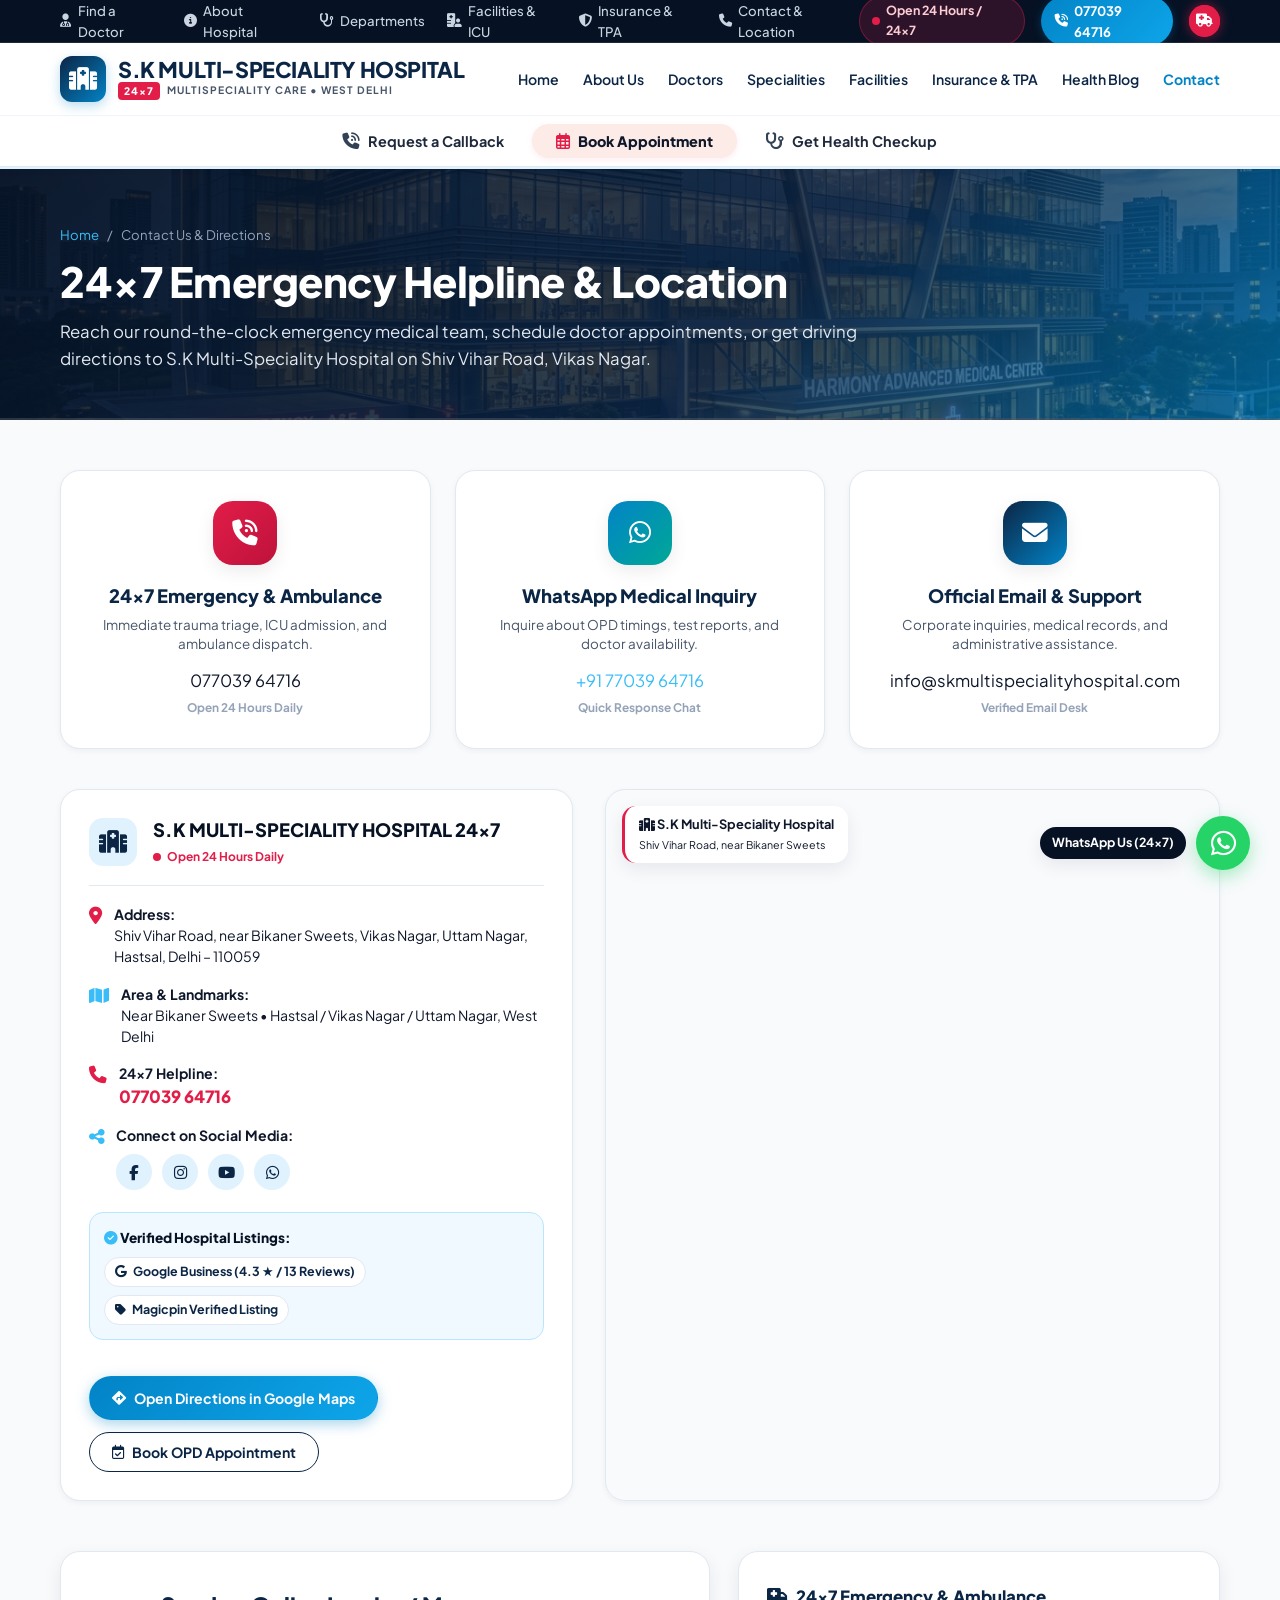
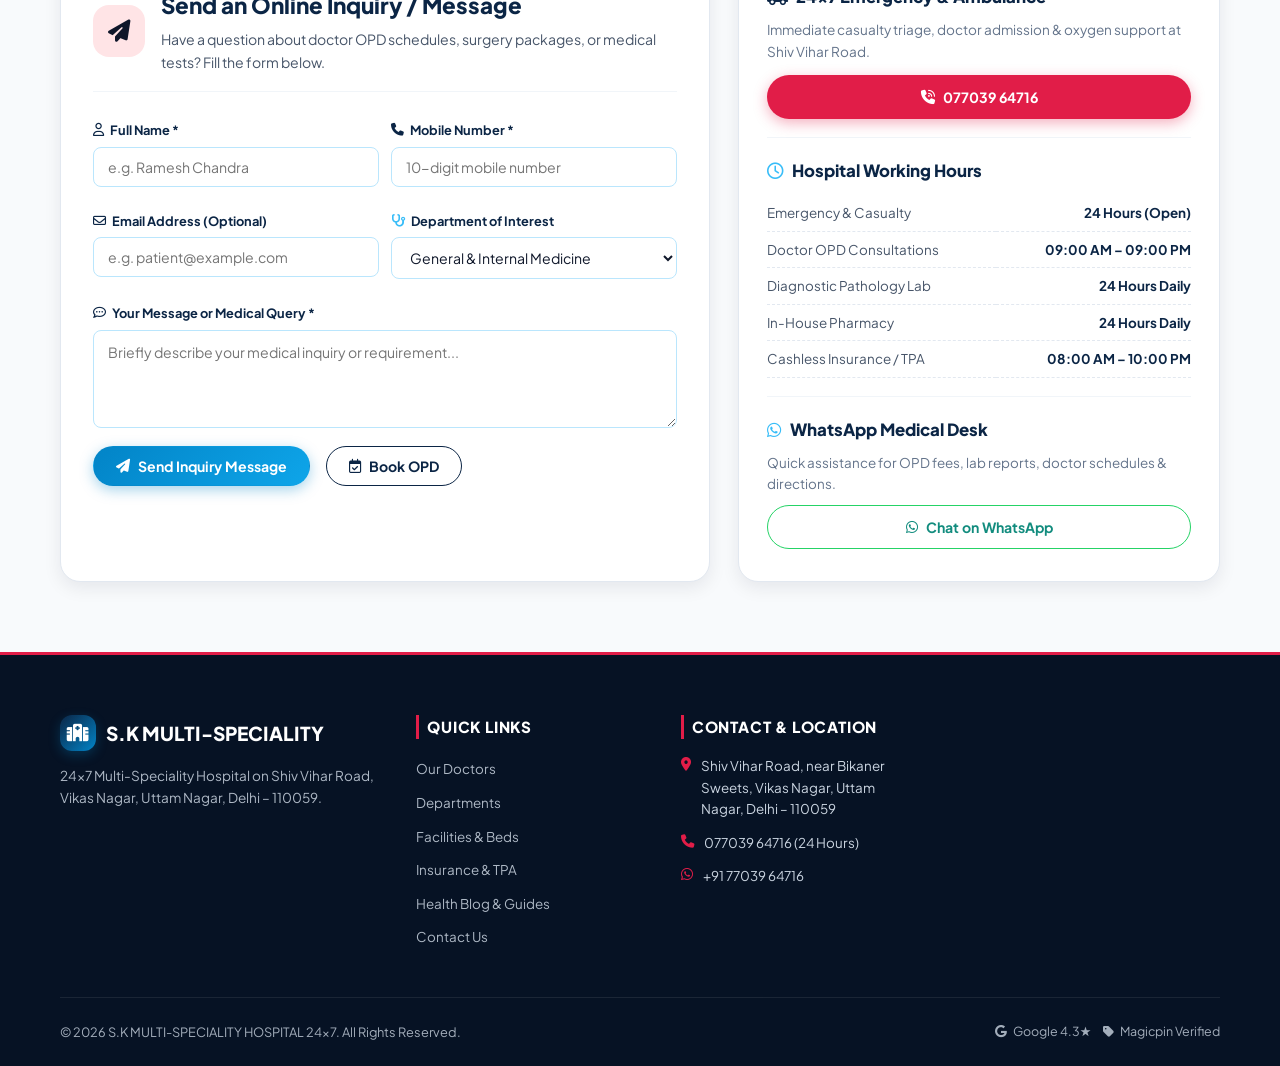
<file: contact.html>
<!DOCTYPE html>
<html lang="en">
<head>
  <meta charset="UTF-8">
  <meta name="viewport" content="width=device-width, initial-scale=1.0">
  <title>Contact & 24x7 Emergency Location | S.K MULTI-SPECIALITY HOSPITAL 24×7</title>
  <meta name="description" content="Contact S.K Multi-Speciality Hospital 24×7 on Shiv Vihar Road, near Bikaner Sweets, Vikas Nagar, Uttam Nagar, Delhi. Call 077039 64716 for 24x7 Emergency, Ambulance & Appointments.">
  
  <!-- Google Fonts -->
  <link rel="preconnect" href="https://fonts.googleapis.com">
  <link rel="preconnect" href="https://fonts.gstatic.com" crossorigin>
  <link href="https://fonts.googleapis.com/css2?family=Plus+Jakarta+Sans:wght@400;500;600;700;800&family=Inter:wght@400;500;600;700&display=swap" rel="stylesheet">
  
  <!-- FontAwesome Icons -->
  <link rel="stylesheet" href="https://cdnjs.cloudflare.com/ajax/libs/font-awesome/6.5.1/css/all.min.css">
  
  <link rel="stylesheet" href="style.css">
</head>
<body>

  <!-- Top Utility Bar -->
  <div class="top-bar">
    <div class="container top-bar-inner">
      <div class="top-nav-links">
        <a href="doctors.html"><i class="fa-solid fa-user-doctor"></i> Find a Doctor</a>
        <a href="about.html"><i class="fa-solid fa-circle-info"></i> About Hospital</a>
        <a href="departments.html"><i class="fa-solid fa-stethoscope"></i> Departments</a>
        <a href="facilities.html"><i class="fa-solid fa-hospital-user"></i> Facilities & ICU</a>
        <a href="insurance-packages.html"><i class="fa-solid fa-shield-halved"></i> Insurance & TPA</a>
        <a href="contact.html" class="active"><i class="fa-solid fa-phone"></i> Contact & Location</a>
      </div>
      <div class="top-right-actions">
        <div class="top-badge-247">
          <span class="pulse-dot"></span> Open 24 Hours / 24×7
        </div>
        <a href="tel:07703964716" class="top-phone-link">
          <i class="fa-solid fa-phone-volume"></i> 077039 64716
        </a>
        <button class="emergency-sos-btn" onclick="openEmergencyModal()" title="24x7 Emergency Services">
          <i class="fa-solid fa-truck-medical"></i>
          <span class="sos-pulse"></span>
        </button>
      </div>
    </div>
  </div>

  <!-- Main Navigation Header -->
  <header class="main-header" id="mainHeader">
    <div class="container header-container">
      <a href="index.html" class="brand-logo">
        <div class="logo-symbol">
          <i class="fa-solid fa-hospital"></i>
        </div>
        <div class="logo-text">
          <span class="logo-name">S.K MULTI-SPECIALITY HOSPITAL</span>
          <span class="logo-sub"><span class="badge-247-inline">24×7</span> MULTISPECIALITY CARE • WEST DELHI</span>
        </div>
      </a>

      <div class="mobile-header-tools">
        <a href="tel:07703964716" class="mobile-call-btn" aria-label="Call Hospital">
          <i class="fa-solid fa-phone"></i>
        </a>
        <button class="mobile-sos-btn" onclick="openEmergencyModal()" aria-label="Emergency">
          <i class="fa-solid fa-truck-medical"></i>
        </button>
        <button class="hamburger-menu" id="hamburgerBtn" onclick="toggleMobileMenu()" aria-label="Toggle menu">
          <span></span>
          <span></span>
          <span></span>
        </button>
      </div>

      <nav class="desktop-nav" id="desktopNav">
        <ul class="nav-list">
          <li><a href="index.html">Home</a></li>
          <li><a href="about.html">About Us</a></li>
          <li><a href="doctors.html">Doctors</a></li>
          <li><a href="departments.html">Specialities</a></li>
          <li><a href="facilities.html">Facilities</a></li>
          <li><a href="insurance-packages.html">Insurance & TPA</a></li>
          <li><a href="blog.html">Health Blog</a></li>
          <li><a href="contact.html" style="color: var(--teal-primary); font-weight:700;">Contact</a></li>
        </ul>
      </nav>
    </div>
  
    <!-- Fortis-style Header Action Sub-Strip -->
    <div class="fortis-action-substrip">
      <div class="container fortis-substrip-inner">
        <button class="substrip-action-link" onclick="openCallbackModal()">
          <i class="fa-solid fa-phone-volume"></i> Request a Callback
        </button>
        <button class="substrip-pill-btn" onclick="openBookingModal()">
          <i class="fa-regular fa-calendar-days"></i> Book Appointment
        </button>
        <button class="substrip-action-link" onclick="openHealthCheckModal()">
          <i class="fa-solid fa-stethoscope"></i> Get Health Checkup
        </button>
      </div>
    </div>
  </header>

    <!-- Mobile Drawer Menu (Fortis Style) -->
  <div class="mobile-drawer" id="mobileDrawer">
    <!-- Clean White Header with Brand and Close button -->
    <div class="mobile-drawer-header">
      <div class="drawer-brand">
        <div class="drawer-brand-icon"><i class="fa-solid fa-hospital"></i></div>
        <span class="drawer-brand-name">S.K Hospital</span>
      </div>
      <button class="close-drawer-btn" onclick="toggleMobileMenu()" aria-label="Close menu">&times;</button>
    </div>

    <!-- Drawer Body -->
    <div class="mobile-drawer-body">
      
      <!-- Top Circular Action Grid (Fortis 3 + 2 layout) -->
      <div class="drawer-quick-circles-grid">
        <!-- Row 1: 3 Circles -->
        <div class="drawer-circles-row">
          <a href="facilities.html" class="drawer-circle-item" onclick="toggleMobileMenu()">
            <div class="circle-bubble bubble-blue">
              <i class="fa-solid fa-bed-pulse"></i>
            </div>
            <span class="circle-label">Hospitals</span>
          </a>

          <a href="departments.html" class="drawer-circle-item" onclick="toggleMobileMenu()">
            <div class="circle-bubble bubble-purple">
              <i class="fa-solid fa-heart-pulse"></i>
            </div>
            <span class="circle-label">Specialities</span>
          </a>

          <a href="doctors.html" class="drawer-circle-item" onclick="toggleMobileMenu()">
            <div class="circle-bubble bubble-peach">
              <i class="fa-solid fa-user-doctor"></i>
            </div>
            <span class="circle-label">Find a Doctor</span>
          </a>
        </div>

        <!-- Row 2: 2 Centered Circles -->
        <div class="drawer-circles-row centered-row">
          <a href="insurance-packages.html" class="drawer-circle-item" onclick="toggleMobileMenu()">
            <div class="circle-bubble bubble-green">
              <i class="fa-solid fa-shield-halved"></i>
            </div>
            <span class="circle-label">Ayushman & TPA</span>
          </a>

          <a href="blog.html" class="drawer-circle-item" onclick="toggleMobileMenu()">
            <div class="circle-bubble bubble-amber">
              <i class="fa-solid fa-newspaper"></i>
            </div>
            <span class="circle-label">Health Blog</span>
          </a>
        </div>
      </div>

      <!-- Vertical List with outline colored icons & chevrons (Fortis Style) -->
      <ul class="drawer-nav-vertical-list">
        <li class="drawer-nav-item">
          <a href="departments.html" onclick="toggleMobileMenu()">
            <div class="d-item-left">
              <span class="d-item-icon d-icon-green"><i class="fa-solid fa-hospital-user"></i></span>
              <span>Our Centres of Excellence</span>
            </div>
            <i class="fa-solid fa-chevron-right d-item-chevron"></i>
          </a>
        </li>

        <li class="drawer-nav-item">
          <a href="facilities.html" onclick="toggleMobileMenu()">
            <div class="d-item-left">
              <span class="d-item-icon d-icon-purple"><i class="fa-solid fa-bed"></i></span>
              <span>Patient Corner & Facilities</span>
            </div>
            <i class="fa-solid fa-chevron-right d-item-chevron"></i>
          </a>
        </li>

        <li class="drawer-nav-item">
          <a href="blog.html" onclick="toggleMobileMenu()">
            <div class="d-item-left">
              <span class="d-item-icon d-icon-blue"><i class="fa-regular fa-newspaper"></i></span>
              <span>Health Blog & Media Center</span>
            </div>
            <i class="fa-solid fa-chevron-right d-item-chevron"></i>
          </a>
        </li>

        <li class="drawer-nav-item">
          <a href="about.html" onclick="toggleMobileMenu()">
            <div class="d-item-left">
              <span class="d-item-icon d-icon-info"><i class="fa-solid fa-circle-info"></i></span>
              <span>About Us</span>
            </div>
            <i class="fa-solid fa-chevron-right d-item-chevron"></i>
          </a>
        </li>

        <li class="drawer-nav-item">
          <a href="contact.html" onclick="toggleMobileMenu()">
            <div class="d-item-left">
              <span class="d-item-icon d-icon-mail"><i class="fa-regular fa-envelope"></i></span>
              <span>Contact Us & Location</span>
            </div>
            <i class="fa-solid fa-chevron-right d-item-chevron"></i>
          </a>
        </li>

        <li class="drawer-nav-item">
          <a href="insurance-packages.html" onclick="toggleMobileMenu()">
            <div class="d-item-left">
              <span class="d-item-icon d-icon-globe"><i class="fa-solid fa-shield-halved"></i></span>
              <span>Cashless TPA & Ayushman PM-JAY</span>
            </div>
            <i class="fa-solid fa-chevron-right d-item-chevron"></i>
          </a>
        </li>
      </ul>

      <div class="drawer-address-footer">
        <p><i class="fa-solid fa-location-dot text-red"></i> <strong>S.K Multi-Speciality Hospital</strong><br>Shiv Vihar Road, near Bikaner Sweets, Vikas Nagar, Uttam Nagar, Delhi – 110059</p>
      </div>

    </div>
  </div>
  </div>


  <main>
    <!-- Page Header Banner -->
    <section class="page-title-banner">
      <div class="container">
        <div class="banner-breadcrumbs">
          <a href="index.html">Home</a> <span>/</span> <span>Contact Us & Directions</span>
        </div>
        <h1 class="page-main-heading">24×7 Emergency Helpline & Location</h1>
        <p class="page-lead-text">
          Reach our round-the-clock emergency medical team, schedule doctor appointments, or get driving directions to S.K Multi-Speciality Hospital on Shiv Vihar Road, Vikas Nagar.
        </p>
      </div>
    </section>

    <!-- Contact & Emergency Grid -->
    <section class="contact-page-section">
      <div class="container">
        
        <div class="contact-cards-trio">
          <!-- Card 1: 24x7 Emergency -->
          <div class="contact-card-highlight">
            <div class="c-card-icon bg-red-grad"><i class="fa-solid fa-phone-volume"></i></div>
            <h3>24×7 Emergency & Ambulance</h3>
            <p>Immediate trauma triage, ICU admission, and ambulance dispatch.</p>
            <a href="tel:07703964716" class="c-link font-bold text-red">077039 64716</a>
            <span class="c-subtext">Open 24 Hours Daily</span>
          </div>

          <!-- Card 2: WhatsApp Medical Chat -->
          <div class="contact-card-highlight">
            <div class="c-card-icon bg-teal-grad"><i class="fa-brands fa-whatsapp"></i></div>
            <h3>WhatsApp Medical Inquiry</h3>
            <p>Inquire about OPD timings, test reports, and doctor availability.</p>
            <a href="https://wa.me/917703964716" target="_blank" class="c-link font-bold text-teal">+91 77039 64716</a>
            <span class="c-subtext">Quick Response Chat</span>
          </div>

          <!-- Card 3: Official Email & Helpdesk -->
          <div class="contact-card-highlight">
            <div class="c-card-icon bg-navy-grad"><i class="fa-solid fa-envelope"></i></div>
            <h3>Official Email & Support</h3>
            <p>Corporate inquiries, medical records, and administrative assistance.</p>
            <a href="mailto:info@skmultispecialityhospital.com" class="c-link font-bold text-navy">info@skmultispecialityhospital.com</a>
            <span class="c-subtext">Verified Email Desk</span>
          </div>
        </div>

        <!-- Location Details and Interactive Map -->
        <div class="location-layout" style="margin-top: 40px;">
          <!-- Left: Location Details Card -->
          <div class="location-detail-card">
            <div class="loc-card-header">
              <div class="loc-icon-bubble"><i class="fa-solid fa-hospital text-navy"></i></div>
              <div>
                <h3>S.K MULTI-SPECIALITY HOSPITAL 24×7</h3>
                <span class="loc-badge-open"><span class="pulse-dot"></span> Open 24 Hours Daily</span>
              </div>
            </div>

            <div class="loc-card-body">
              <div class="loc-row">
                <i class="fa-solid fa-location-dot loc-icon-pin text-red"></i>
                <div>
                  <strong>Address:</strong>
                  <p>Shiv Vihar Road, near Bikaner Sweets, Vikas Nagar, Uttam Nagar, Hastsal, Delhi – 110059</p>
                </div>
              </div>

              <div class="loc-row">
                <i class="fa-solid fa-map loc-icon-pin text-teal"></i>
                <div>
                  <strong>Area & Landmarks:</strong>
                  <p>Near Bikaner Sweets • Hastsal / Vikas Nagar / Uttam Nagar, West Delhi</p>
                </div>
              </div>

              <div class="loc-row">
                <i class="fa-solid fa-phone loc-icon-pin text-red"></i>
                <div>
                  <strong>24x7 Helpline:</strong>
                  <p><a href="tel:07703964716" class="phone-link-bold">077039 64716</a></p>
                </div>
              </div>

              <div class="loc-row">
                <i class="fa-solid fa-share-nodes loc-icon-pin text-teal"></i>
                <div>
                  <strong>Connect on Social Media:</strong>
                  <div class="social-links-row">
                    <a href="https://facebook.com" target="_blank" class="social-circle-btn" aria-label="Facebook"><i class="fa-brands fa-facebook-f"></i></a>
                    <a href="https://instagram.com" target="_blank" class="social-circle-btn" aria-label="Instagram"><i class="fa-brands fa-instagram"></i></a>
                    <a href="https://youtube.com" target="_blank" class="social-circle-btn" aria-label="YouTube"><i class="fa-brands fa-youtube"></i></a>
                    <a href="https://wa.me/917703964716" target="_blank" class="social-circle-btn" aria-label="WhatsApp"><i class="fa-brands fa-whatsapp"></i></a>
                  </div>
                </div>
              </div>

              <!-- Verified Listings Card -->
              <div class="online-presence-box">
                <h4><i class="fa-solid fa-circle-check text-teal"></i> Verified Hospital Listings:</h4>
                <div class="presence-badges">
                  <div class="p-badge"><i class="fa-brands fa-google text-red"></i> Google Business (4.3 ★ / 13 Reviews)</div>
                  <div class="p-badge"><i class="fa-solid fa-tag text-red"></i> Magicpin Verified Listing</div>
                </div>
              </div>

              <div class="loc-card-actions">
                <a href="https://maps.app.goo.gl/tWq51kpEJats5uje7" target="_blank" rel="noopener noreferrer" class="btn btn-primary">
                  <i class="fa-solid fa-diamond-turn-right"></i> Open Directions in Google Maps
                </a>
                <button class="btn btn-outline" onclick="openBookingModal()">
                  <i class="fa-regular fa-calendar-check"></i> Book OPD Appointment
                </button>
              </div>
            </div>
          </div>

          <!-- Right: Visual Map Embed -->
          <div class="location-map-wrapper">
            <div class="map-container">
              <iframe 
                src="https://maps.google.com/maps?q=28.6456785,77.0526874&t=&z=17&ie=UTF8&iwloc=&output=embed" 
                width="100%" 
                height="100%" 
                style="border:0;" 
                allowfullscreen="" 
                loading="lazy" 
                referrerpolicy="no-referrer-when-downgrade"
                title="S.K MULTI-SPECIALITY HOSPITAL Location">
              </iframe>
              <div class="map-floating-overlay">
                <div class="map-tag">
                  <i class="fa-solid fa-hospital text-red"></i> <strong>S.K Multi-Speciality Hospital</strong><br>
                  <small>Shiv Vihar Road, near Bikaner Sweets</small>
                </div>
              </div>
            </div>
          </div>
        </div>

        <!-- Interactive Quick Inquiry Form Section (2-Column Balanced Layout) -->
        <div class="inquiry-form-section" style="margin-top: 50px;">
          <div class="inquiry-form-grid-2col">
            
            <!-- Left: Online Form -->
            <div class="inquiry-form-card">
              <div class="inquiry-header">
                <div class="inquiry-icon"><i class="fa-solid fa-paper-plane text-red"></i></div>
                <div>
                  <h2>Send an Online Inquiry / Message</h2>
                  <p>Have a question about doctor OPD schedules, surgery packages, or medical tests? Fill the form below.</p>
                </div>
              </div>

              <form id="mainContactForm" class="inquiry-main-form" onsubmit="submitContactMessage(event)">
                <div class="form-grid">
                  <div class="form-group">
                    <label for="contactName"><i class="fa-regular fa-user text-navy"></i> Full Name *</label>
                    <input type="text" id="contactName" placeholder="e.g. Ramesh Chandra" required>
                  </div>
                  <div class="form-group">
                    <label for="contactPhone"><i class="fa-solid fa-phone text-red"></i> Mobile Number *</label>
                    <input type="tel" id="contactPhone" placeholder="10-digit mobile number" pattern="[0-9]{10}" required>
                  </div>
                </div>

                <div class="form-grid">
                  <div class="form-group">
                    <label for="contactEmail"><i class="fa-regular fa-envelope text-navy"></i> Email Address (Optional)</label>
                    <input type="email" id="contactEmail" placeholder="e.g. patient@example.com">
                  </div>
                  <div class="form-group">
                    <label for="contactDept"><i class="fa-solid fa-stethoscope text-teal"></i> Department of Interest</label>
                    <select id="contactDept">
                      <option value="General & Internal Medicine">General & Internal Medicine</option>
                      <option value="General & Laparoscopic Surgery">General & Laparoscopic Surgery</option>
                      <option value="Orthopaedics & Joint Care">Orthopaedics & Joint Care</option>
                      <option value="Gynaecology & Delivery">Gynaecology & Maternity Delivery</option>
                      <option value="Paediatrics & Child Health">Paediatrics & Child Health</option>
                      <option value="Pathology & Lab Tests">Pathology & Diagnostic Lab</option>
                      <option value="Insurance / TPA Helpdesk">Insurance / TPA Helpdesk</option>
                    </select>
                  </div>
                </div>

                <div class="form-group">
                  <label for="contactMessage"><i class="fa-regular fa-comment-dots text-navy"></i> Your Message or Medical Query *</label>
                  <textarea id="contactMessage" rows="4" placeholder="Briefly describe your medical inquiry or requirement..." required></textarea>
                </div>

                <div class="form-submit-row">
                  <button type="submit" class="btn btn-primary btn-lg">
                    <i class="fa-solid fa-paper-plane"></i> Send Inquiry Message
                  </button>
                  <button type="button" class="btn btn-outline" onclick="openBookingModal()">
                    <i class="fa-regular fa-calendar-check"></i> Book OPD
                  </button>
                </div>
              </form>
            </div>

            <!-- Right: Hospital Helpdesk & Timings Sidebar -->
            <div class="inquiry-sidebar-card">
              <div class="sidebar-help-card-block">
                <div class="sidebar-help-title">
                  <i class="fa-solid fa-truck-medical text-red"></i> 24x7 Emergency & Ambulance
                </div>
                <p style="font-size:0.85rem; color:#64748b; margin-bottom:12px;">Immediate casualty triage, doctor admission & oxygen support at Shiv Vihar Road.</p>
                <a href="tel:07703964716" class="btn btn-emergency-red btn-block">
                  <i class="fa-solid fa-phone-volume"></i> 077039 64716
                </a>
              </div>

              <div class="sidebar-help-card-block">
                <div class="sidebar-help-title">
                  <i class="fa-regular fa-clock text-teal"></i> Hospital Working Hours
                </div>
                <table class="sidebar-timings-table">
                  <tr>
                    <td>Emergency & Casualty</td>
                    <td>24 Hours (Open)</td>
                  </tr>
                  <tr>
                    <td>Doctor OPD Consultations</td>
                    <td>09:00 AM – 09:00 PM</td>
                  </tr>
                  <tr>
                    <td>Diagnostic Pathology Lab</td>
                    <td>24 Hours Daily</td>
                  </tr>
                  <tr>
                    <td>In-House Pharmacy</td>
                    <td>24 Hours Daily</td>
                  </tr>
                  <tr>
                    <td>Cashless Insurance / TPA</td>
                    <td>08:00 AM – 10:00 PM</td>
                  </tr>
                </table>
              </div>

              <div class="sidebar-help-card-block">
                <div class="sidebar-help-title">
                  <i class="fa-brands fa-whatsapp text-teal"></i> WhatsApp Medical Desk
                </div>
                <p style="font-size:0.84rem; color:#64748b; margin-bottom:10px;">Quick assistance for OPD fees, lab reports, doctor schedules & directions.</p>
                <a href="https://wa.me/917703964716?text=Hello%20SK%20Hospital,%20I%20have%20an%20inquiry." target="_blank" class="btn btn-outline btn-block" style="border-color:#25d366; color:#128c7e;">
                  <i class="fa-brands fa-whatsapp"></i> Chat on WhatsApp
                </a>
              </div>
            </div>

          </div>
        </div>

      </div>
    </section>
  </main>

  <!-- Footer -->
  <footer class="site-footer">
    <div class="container footer-container">
      <div class="footer-grid">
        <div class="footer-col">
          <div class="footer-brand-wrap">
            <div class="logo-symbol small"><i class="fa-solid fa-hospital"></i></div>
            <span class="footer-brand-title">S.K MULTI-SPECIALITY</span>
          </div>
          <p class="footer-about-text">24×7 Multi-Speciality Hospital on Shiv Vihar Road, Vikas Nagar, Uttam Nagar, Delhi – 110059.</p>
        </div>
        <div class="footer-col">
          <h4 class="footer-col-title">Quick Links</h4>
          <ul class="footer-links">
            <li><a href="doctors.html">Our Doctors</a></li>
            <li><a href="departments.html">Departments</a></li>
            <li><a href="facilities.html">Facilities & Beds</a></li>
            <li><a href="insurance-packages.html">Insurance & TPA</a></li>
            <li><a href="blog.html">Health Blog & Guides</a></li>
          <li><a href="contact.html">Contact Us</a></li>
          </ul>
        </div>
        <div class="footer-col">
          <h4 class="footer-col-title">Contact & Location</h4>
          <ul class="footer-contact-list">
            <li><i class="fa-solid fa-location-dot"></i><span>Shiv Vihar Road, near Bikaner Sweets, Vikas Nagar, Uttam Nagar, Delhi – 110059</span></li>
            <li><i class="fa-solid fa-phone"></i><a href="tel:07703964716">077039 64716 (24 Hours)</a></li>
            <li><i class="fa-brands fa-whatsapp"></i><a href="https://wa.me/917703964716">+91 77039 64716</a></li>
          </ul>
        </div>
      </div>
      <div class="footer-bottom-bar">
        <div class="footer-bottom-left">
          <p>&copy; 2026 S.K MULTI-SPECIALITY HOSPITAL 24×7. All Rights Reserved.</p>
        </div>
        <div class="footer-bottom-badges">
          <span class="f-badge"><i class="fa-brands fa-google text-red"></i> Google 4.3★</span>
          <span class="f-badge"><i class="fa-solid fa-tag text-red"></i> Magicpin Verified</span>
        </div>
      </div>
    </div>
  </footer>

  <!-- Floating WhatsApp Chat Widget -->
  <a href="https://wa.me/917703964716?text=Hello%20SK%20Multi-Speciality%20Hospital,%20I%20would%20like%20to%20inquire%20about%20medical%20services." target="_blank" class="floating-whatsapp-btn" aria-label="Chat on WhatsApp" title="Chat with S.K Hospital on WhatsApp">
    <i class="fa-brands fa-whatsapp"></i>
    <span class="wa-tooltip">WhatsApp Us (24x7)</span>
  </a>

  <!-- Mobile Bottom Sticky Navigation -->
  <div class="mobile-bottom-nav">
    <button class="mobile-bottom-item" onclick="openCallbackModal()">
      <i class="fa-solid fa-phone-volume text-navy"></i>
      <span>Request a Callback</span>
    </button>
    
    <!-- Central Floating Action Button -->
    <div class="mobile-fab-wrap">
      <button class="mobile-fab-btn" onclick="openBookingModal()" aria-label="Book Appointment">
        <i class="fa-regular fa-calendar-days"></i>
      </button>
      <span class="fab-label">Book Appointment</span>
    </div>

    <button class="mobile-bottom-item" onclick="openHealthCheckModal()">
      <i class="fa-solid fa-stethoscope text-navy"></i>
      <span>Get Health Checkup</span>
    </button>
  </div>

  <!-- ==================== INTERACTIVE MODALS ==================== -->

  <!-- 1. Appointment Booking Modal -->
  <div class="modal-overlay" id="bookingModal">
    <div class="modal-box modal-lg">
      <div class="modal-header">
        <div class="modal-title-group">
          <i class="fa-regular fa-calendar-check text-red modal-head-icon"></i>
          <div>
            <h3>Book Doctor Appointment</h3>
            <p>S.K MULTI-SPECIALITY HOSPITAL 24×7 (Vikas Nagar, Uttam Nagar)</p>
          </div>
        </div>
        <button class="close-modal-btn" onclick="closeModal('bookingModal')">&times;</button>
      </div>

      <div class="modal-body">
        <form id="appointmentForm" onsubmit="submitAppointment(event)">
          <div class="form-step active" id="bookingStep1">
            <h4 class="form-section-title">1. Hospital Details & Speciality</h4>
            <div class="form-grid">
              <div class="form-group">
                <label for="modalHospital"><i class="fa-solid fa-hospital text-navy"></i> Hospital Facility</label>
                <select id="modalHospital" required>
                  <option value="S.K Multi-Speciality Hospital (Shiv Vihar Road, Vikas Nagar)" selected>S.K Multi-Speciality Hospital (Shiv Vihar Road, near Bikaner Sweets, Vikas Nagar, Delhi)</option>
                </select>
              </div>

              <div class="form-group">
                <label for="modalSpeciality"><i class="fa-solid fa-stethoscope text-red"></i> Medical Department</label>
                <select id="modalSpeciality" required onchange="filterDoctorsBySpeciality(this.value)">
                  <option value="">-- Select Department --</option>
                  <option value="General Medicine">General & Internal Medicine</option>
                  <option value="General Surgery">General & Laparoscopic Surgery</option>
                  <option value="Orthopaedics">Orthopaedics & Joint Care</option>
                  <option value="Gynaecology">Gynaecology & Obstetrics</option>
                  <option value="Paediatrics">Paediatrics & Child Health</option>
                  <option value="Cardiology">Cardiology / Heart Check</option>
                  <option value="Emergency Care">24x7 Emergency & Critical Care</option>
                </select>
              </div>
            </div>

            <div class="form-group">
              <label for="modalDoctor"><i class="fa-solid fa-user-doctor text-navy"></i> Select Specialist Doctor</label>
              <select id="modalDoctor" required>
                <option value="">-- Choose Specialist / Consultant --</option>
                <option value="Senior Consultant - General Medicine">Senior Consultant (General & Internal Medicine)</option>
                <option value="Consultant Surgeon - Laparoscopic & General Surgery">Consultant General & Laparoscopic Surgeon</option>
                <option value="Consultant Orthopaedic Surgeon">Consultant Orthopaedic & Fracture Specialist</option>
                <option value="Consultant Gynaecologist & Obstetrician">Consultant Gynaecologist & Obstetrician</option>
                <option value="Senior Paediatrician">Senior Paediatrician & Child Specialist</option>
                <option value="Duty Medical Officer (24x7 Emergency)">Duty Medical Officer (24×7 Emergency & Trauma Care)</option>
              </select>
            </div>

            <h4 class="form-section-title mt-form">2. Preferred Date & Time Slot</h4>
            <div class="form-grid">
              <div class="form-group">
                <label for="modalDate"><i class="fa-regular fa-calendar text-navy"></i> Appointment Date</label>
                <input type="date" id="modalDate" required>
              </div>
              <div class="form-group">
                <label for="modalSlot"><i class="fa-regular fa-clock text-red"></i> Preferred Slot</label>
                <select id="modalSlot" required>
                  <option value="09:00 AM - 11:00 AM">Morning: 09:00 AM - 11:00 AM</option>
                  <option value="11:00 AM - 01:00 PM" selected>Morning: 11:00 AM - 01:00 PM</option>
                  <option value="02:00 PM - 04:00 PM">Afternoon: 02:00 PM - 04:00 PM</option>
                  <option value="05:00 PM - 07:00 PM">Evening: 05:00 PM - 07:00 PM</option>
                  <option value="07:00 PM - 09:00 PM">Evening: 07:00 PM - 09:00 PM</option>
                  <option value="24x7 Emergency Walk-in">24x7 Emergency / Immediate Walk-in</option>
                </select>
              </div>
            </div>

            <h4 class="form-section-title mt-form">3. Patient Contact Information</h4>
            <div class="form-grid">
              <div class="form-group">
                <label for="patientName"><i class="fa-regular fa-user text-navy"></i> Full Name *</label>
                <input type="text" id="patientName" placeholder="e.g. Rajesh Kumar" required>
              </div>
              <div class="form-group">
                <label for="patientPhone"><i class="fa-solid fa-phone text-red"></i> Mobile Phone *</label>
                <input type="tel" id="patientPhone" placeholder="e.g. 9876543210" pattern="[0-9]{10}" required>
              </div>
            </div>

            <div class="form-grid">
              <div class="form-group">
                <label for="patientEmail"><i class="fa-regular fa-envelope text-navy"></i> Email (Optional)</label>
                <input type="email" id="patientEmail" placeholder="e.g. patient@example.com">
              </div>
              <div class="form-group">
                <label for="consultType"><i class="fa-solid fa-hospital-user text-red"></i> Consultation Type</label>
                <select id="consultType">
                  <option value="In-Hospital OPD Visit">In-Hospital OPD Visit</option>
                  <option value="24x7 Emergency Admission">24x7 Emergency Admission</option>
                  <option value="Phone / WhatsApp Consultation">Phone / WhatsApp Assistance</option>
                </select>
              </div>
            </div>

            <div class="modal-footer-btns">
              <button type="button" class="btn btn-outline" onclick="closeModal('bookingModal')">Cancel</button>
              <button type="submit" class="btn btn-primary"><i class="fa-regular fa-calendar-check"></i> Confirm Appointment</button>
            </div>
          </div>
        </form>

        <!-- Booking Confirmation Success Card -->
        <div class="booking-success-view" id="bookingSuccessView" style="display:none;">
          <div class="success-icon-badge">
            <i class="fa-solid fa-circle-check"></i>
          </div>
          <h3>Appointment Confirmed Successfully!</h3>
          <p>Your appointment reference number is <strong class="app-ref" id="confirmedAppId">SKH-2026-8941</strong></p>
          
          <div class="confirmation-ticket">
            <div class="ticket-row">
              <span class="t-lbl">Patient:</span>
              <span class="t-val" id="confPatientName">-</span>
            </div>
            <div class="ticket-row">
              <span class="t-lbl">Doctor/Dept:</span>
              <span class="t-val" id="confDoctor">-</span>
            </div>
            <div class="ticket-row">
              <span class="t-lbl">Hospital:</span>
              <span class="t-val" id="confHospital">S.K Multi-Speciality Hospital, Shiv Vihar Road, Vikas Nagar</span>
            </div>
            <div class="ticket-row">
              <span class="t-lbl">Date & Time:</span>
              <span class="t-val" id="confDateTime">-</span>
            </div>
          </div>

          <div class="success-actions">
            <button class="btn btn-navy" onclick="printAppointmentTicket()"><i class="fa-solid fa-print"></i> Download Slip</button>
            <a href="tel:07703964716" class="btn btn-primary"><i class="fa-solid fa-phone"></i> Call Hospital (077039 64716)</a>
          </div>
        </div>

      </div>
    </div>
  </div>

  <!-- 2. Emergency 24x7 SOS Modal -->
  <div class="modal-overlay" id="emergencyModal">
    <div class="modal-box modal-emergency">
      <div class="modal-header bg-emergency-red">
        <div class="modal-title-group text-white">
          <i class="fa-solid fa-truck-medical modal-head-icon text-white"></i>
          <div>
            <h3>24x7 Emergency & Critical Trauma Care</h3>
            <p>S.K MULTI-SPECIALITY HOSPITAL 24×7 • West Delhi</p>
          </div>
        </div>
        <button class="close-modal-btn text-white" onclick="closeModal('emergencyModal')">&times;</button>
      </div>
      <div class="modal-body">
        <div class="emergency-hotline-banner">
          <div class="hotline-icon"><i class="fa-solid fa-phone-volume"></i></div>
          <div>
            <span class="hotline-sub">24X7 EMERGENCY HELPLINE</span>
            <a href="tel:07703964716" class="hotline-number">077039 64716</a>
          </div>
        </div>

        <div class="emergency-quick-actions">
          <div class="em-action-box" onclick="triggerAmbulanceSimulation()">
            <div class="em-box-icon"><i class="fa-solid fa-map-location-dot"></i></div>
            <div class="em-box-info">
              <h4>Request Emergency Support / Ambulance</h4>
              <p>Hastsal, Vikas Nagar, Uttam Nagar & nearby West Delhi</p>
            </div>
            <i class="fa-solid fa-chevron-right em-arrow"></i>
          </div>

          <a href="tel:07703964716" class="em-action-box">
            <div class="em-box-icon"><i class="fa-solid fa-heart-crack text-red"></i></div>
            <div class="em-box-info">
              <h4>Direct Call to Emergency Duty Doctor</h4>
              <p>Immediate 24-hour medical consultation</p>
            </div>
            <i class="fa-solid fa-chevron-right em-arrow"></i>
          </a>

          <a href="https://wa.me/917703964716?text=EMERGENCY:%20I%20need%20immediate%20medical%20help%20at%20SK%20Hospital." target="_blank" class="em-action-box">
            <div class="em-box-icon"><i class="fa-brands fa-whatsapp text-red"></i></div>
            <div class="em-box-info">
              <h4>WhatsApp Emergency Alert</h4>
              <p>Share live location or patient condition immediately</p>
            </div>
            <i class="fa-solid fa-chevron-right em-arrow"></i>
          </a>
        </div>

        <div class="emergency-status-bar" id="ambulanceStatusBar" style="display:none;">
          <div class="spinner-loader"></div>
          <span id="ambulanceStatusText">Locating nearest available medical team...</span>
        </div>
      </div>
    </div>
  </div>

  <!-- 3. Medical Reports & Diagnostics Modal -->
  <div class="modal-overlay" id="reportPortalModal">
    <div class="modal-box">
      <div class="modal-header">
        <div class="modal-title-group">
          <i class="fa-solid fa-file-medical text-red modal-head-icon"></i>
          <div>
            <h3>Diagnostic Reports & Test Records</h3>
            <p>S.K MULTI-SPECIALITY HOSPITAL 24×7</p>
          </div>
        </div>
        <button class="close-modal-btn" onclick="closeModal('reportPortalModal')">&times;</button>
      </div>
      <div class="modal-body">
        <div class="report-lookup-box">
          <div class="form-group">
            <label for="reportUHID"><i class="fa-solid fa-id-card text-navy"></i> Patient Mobile No. or Patient ID</label>
            <input type="text" id="reportUHID" placeholder="e.g. 9876543210 or SKH-1049">
          </div>
          <button class="btn btn-navy btn-block" onclick="fetchSampleReports()">
            <i class="fa-solid fa-magnifying-glass"></i> Fetch My Lab Reports
          </button>
        </div>

        <div class="reports-results-view" id="reportsResultView" style="display:none; margin-top:20px;">
          <h4 class="results-title"><i class="fa-solid fa-folder-open text-navy"></i> Available Reports for Patient (ID: SKH-1049)</h4>
          <div class="report-items-list">
            <div class="report-item">
              <div class="rep-icon"><i class="fa-solid fa-file-pdf text-red"></i></div>
              <div class="rep-meta">
                <span class="rep-title">Complete Blood Count (CBC) & Blood Sugar</span>
                <span class="rep-date">S.K Hospital Diagnostic Lab</span>
              </div>
              <button class="btn btn-sm btn-outline" onclick="downloadSampleReport('CBC_Blood_Sugar_Report.pdf')"><i class="fa-solid fa-download"></i> PDF</button>
            </div>
            <div class="report-item">
              <div class="rep-icon"><i class="fa-solid fa-file-pdf text-red"></i></div>
              <div class="rep-meta">
                <span class="rep-title">Routine Lipid Profile & Liver Function Test</span>
                <span class="rep-date">Pathology Department</span>
              </div>
              <button class="btn btn-sm btn-outline" onclick="downloadSampleReport('Lipid_LFT_Report.pdf')"><i class="fa-solid fa-download"></i> PDF</button>
            </div>
          </div>
        </div>
      </div>
    </div>
  </div>

  <!-- 4. Request a Callback Modal -->
  <div class="modal-overlay" id="callbackModal">
    <div class="modal-box">
      <div class="modal-header">
        <div class="modal-title-group">
          <i class="fa-solid fa-headset text-navy modal-head-icon"></i>
          <div>
            <h3>Request a Callback</h3>
            <p>Our hospital staff will call you shortly</p>
          </div>
        </div>
        <button class="close-modal-btn" onclick="closeModal('callbackModal')">&times;</button>
      </div>
      <div class="modal-body">
        <form onsubmit="submitCallback(event)">
          <div class="form-group">
            <label for="cbName">Your Full Name *</label>
            <input type="text" id="cbName" placeholder="Enter your name" required>
          </div>
          <div class="form-group">
            <label for="cbPhone">Phone Number *</label>
            <input type="tel" id="cbPhone" placeholder="10-digit mobile number" pattern="[0-9]{10}" required>
          </div>
          <div class="form-group">
            <label for="cbDept">Department / Concern</label>
            <select id="cbDept">
              <option value="Doctor Appointment Inquiry">Doctor Appointment Inquiry</option>
              <option value="24x7 Emergency / Admission Inquiry">24x7 Emergency / Admission Inquiry</option>
              <option value="Diagnostic Lab & Blood Test">Diagnostic Lab & Blood Test</option>
              <option value="Surgery / Treatment Cost Inquiry">Surgery / Treatment Cost Inquiry</option>
            </select>
          </div>
          <button type="submit" class="btn btn-primary btn-block"><i class="fa-solid fa-paper-plane"></i> Request Call Now</button>
        </form>
      </div>
    </div>
  </div>

    <!-- Mobile Sticky Bottom Action Bar (Fortis Style) -->
  <div class="mobile-sticky-bottom-bar">
    <div class="bottom-bar-inner">
      <button class="m-bar-btn-text" onclick="openCallbackModal()">
        <i class="fa-solid fa-headset"></i>
        <span>Request Callback</span>
      </button>
      <button class="m-bar-btn-pill" onclick="openBookingModal()">
        <i class="fa-regular fa-calendar-days"></i>
        <span>Book Appointment</span>
      </button>
      <button class="m-bar-btn-text" onclick="openHealthCheckModal()">
        <i class="fa-solid fa-stethoscope"></i>
        <span>Health Checkup</span>
      </button>
    </div>
  </div>

  <!-- Toast Notification Container -->
  <div class="toast-container" id="toastContainer"></div>

  <script src="script.js"></script>
</body>
</html>
</file>
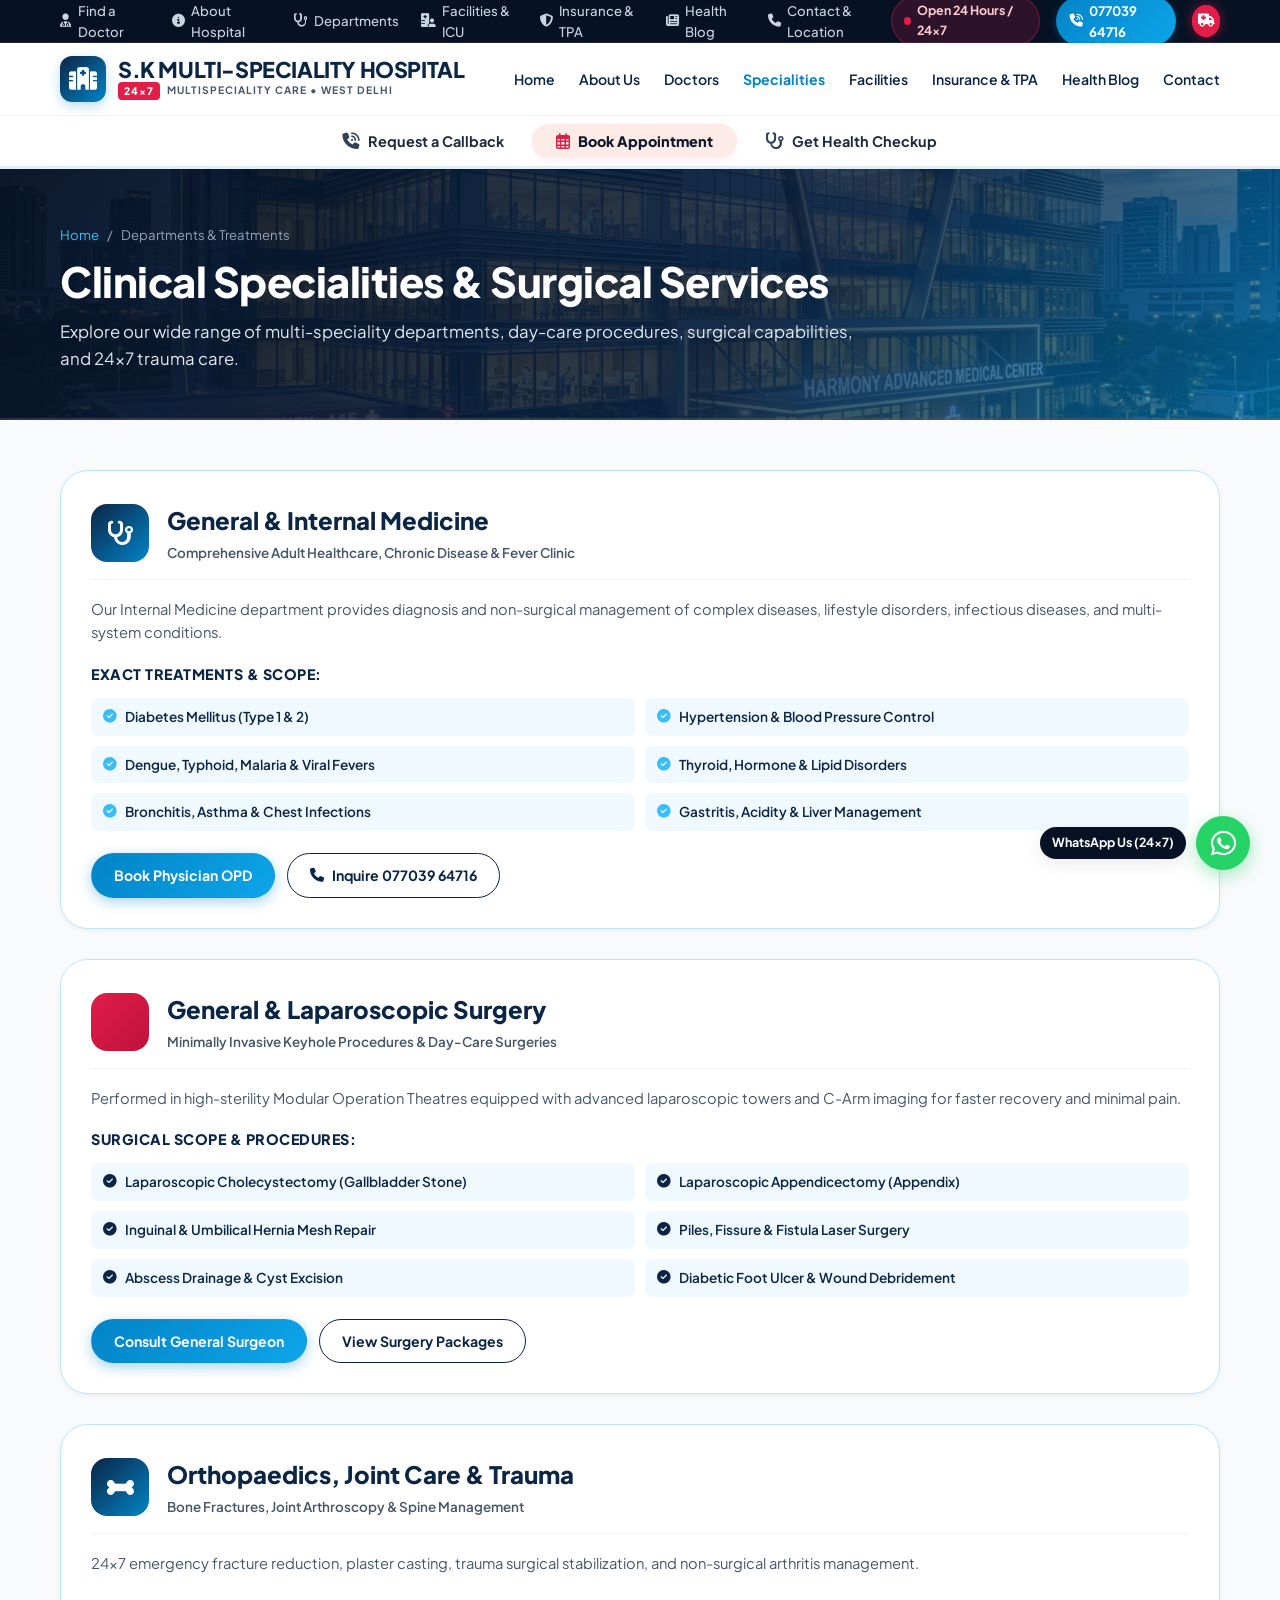
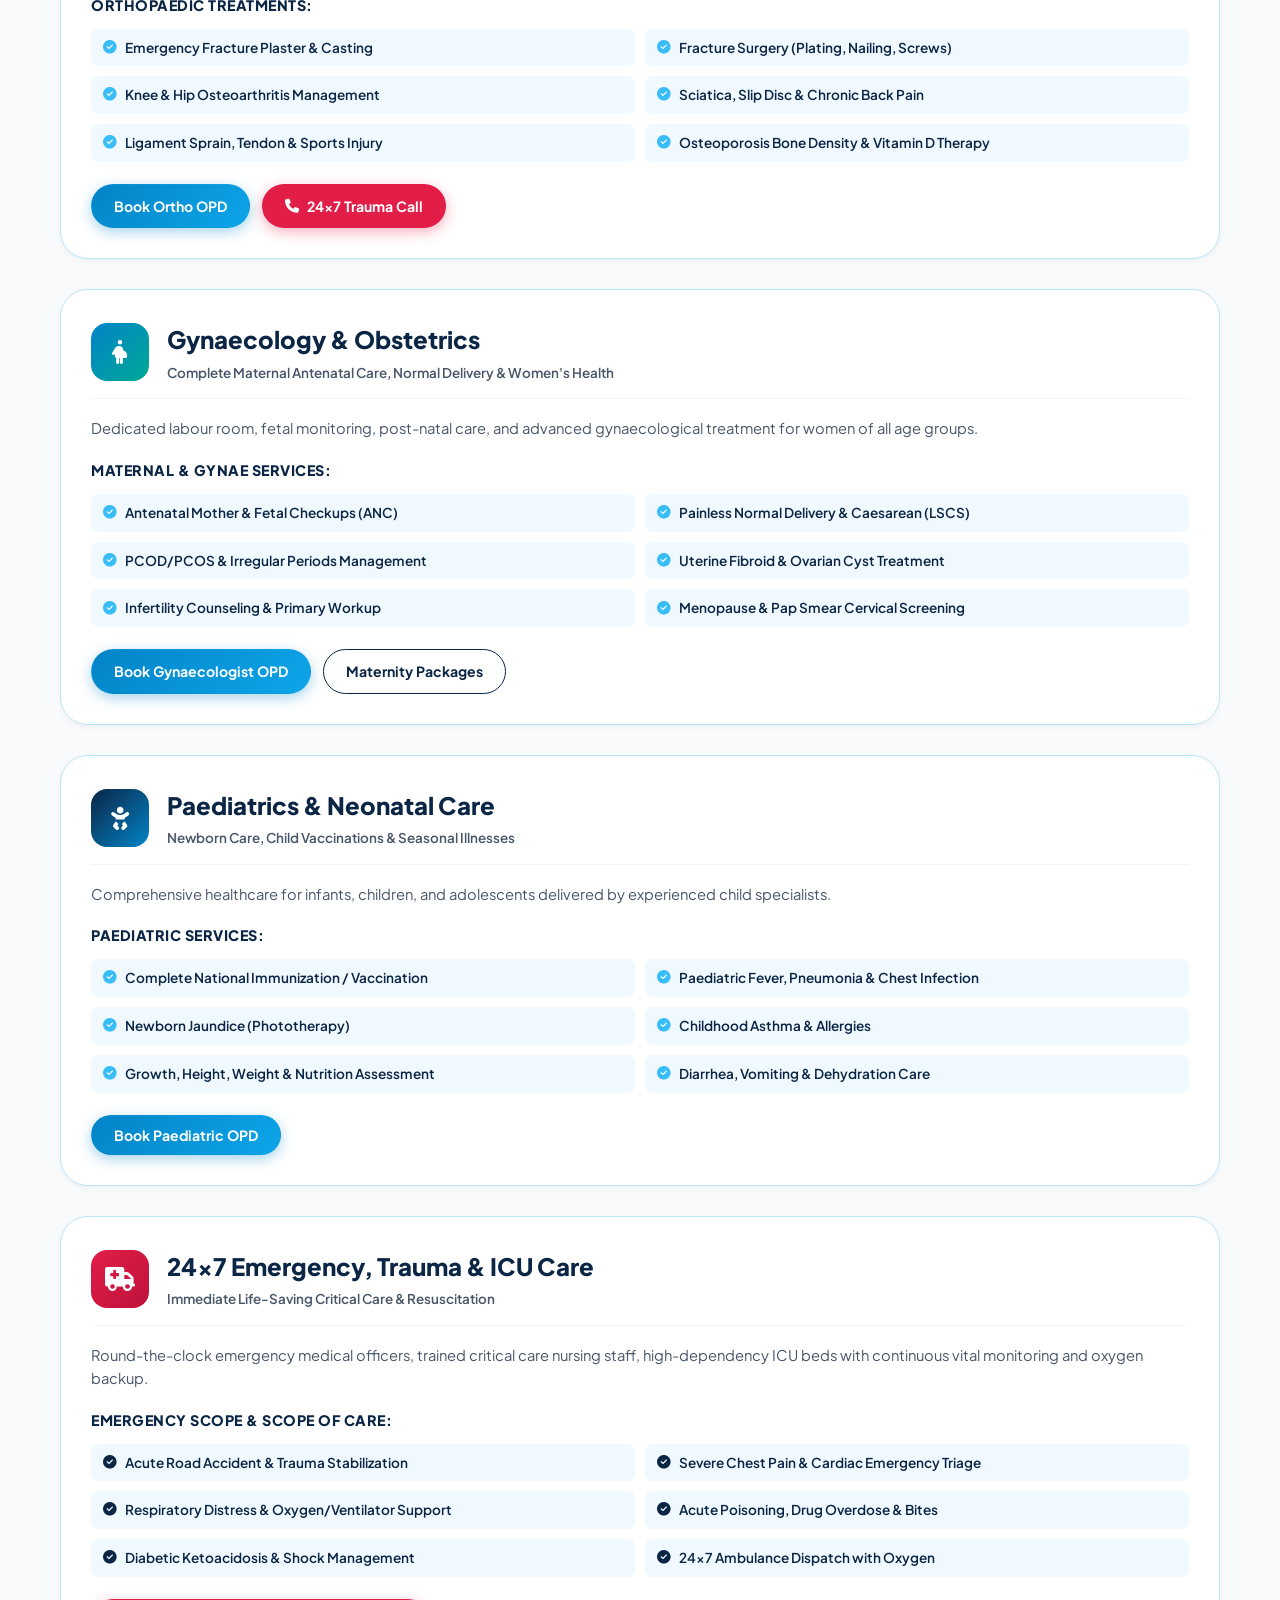
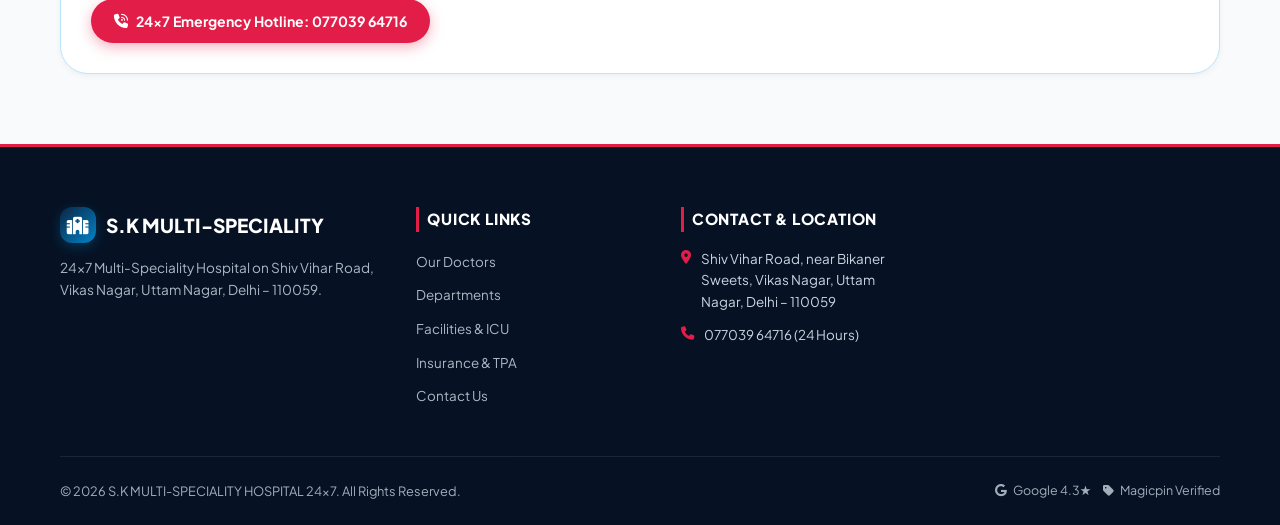
<file: departments.html>
<!DOCTYPE html>
<html lang="en">
<head>
  <meta charset="UTF-8">
  <meta name="viewport" content="width=device-width, initial-scale=1.0">
  <title>Clinical Departments & Treatments | S.K MULTI-SPECIALITY HOSPITAL 24×7</title>
  <meta name="description" content="Comprehensive clinical departments & surgical treatments at S.K Multi-Speciality Hospital, Vikas Nagar, Delhi. General Surgery, Orthopaedics, Gynaecology, Medicine, ICU, Paediatrics.">
  
  <!-- Google Fonts -->
  <link rel="preconnect" href="https://fonts.googleapis.com">
  <link rel="preconnect" href="https://fonts.gstatic.com" crossorigin>
  <link href="https://fonts.googleapis.com/css2?family=Plus+Jakarta+Sans:wght@400;500;600;700;800&family=Inter:wght@400;500;600;700&display=swap" rel="stylesheet">
  
  <!-- FontAwesome Icons -->
  <link rel="stylesheet" href="https://cdnjs.cloudflare.com/ajax/libs/font-awesome/6.5.1/css/all.min.css">
  
  <link rel="stylesheet" href="style.css">
</head>
<body>

  <!-- Top Utility Bar -->
  <div class="top-bar">
    <div class="container top-bar-inner">
      <div class="top-nav-links">
        <a href="doctors.html"><i class="fa-solid fa-user-doctor"></i> Find a Doctor</a>
        <a href="about.html"><i class="fa-solid fa-circle-info"></i> About Hospital</a>
        <a href="departments.html" class="active"><i class="fa-solid fa-stethoscope"></i> Departments</a>
        <a href="facilities.html"><i class="fa-solid fa-hospital-user"></i> Facilities & ICU</a>
        <a href="insurance-packages.html"><i class="fa-solid fa-shield-halved"></i> Insurance & TPA</a>
        <a href="blog.html"><i class="fa-solid fa-newspaper"></i> Health Blog</a>
        <a href="contact.html"><i class="fa-solid fa-phone"></i> Contact & Location</a>
      </div>
      <div class="top-right-actions">
        <div class="top-badge-247">
          <span class="pulse-dot"></span> Open 24 Hours / 24×7
        </div>
        <a href="tel:07703964716" class="top-phone-link">
          <i class="fa-solid fa-phone-volume"></i> 077039 64716
        </a>
        <button class="emergency-sos-btn" onclick="openEmergencyModal()" title="24x7 Emergency Services">
          <i class="fa-solid fa-truck-medical"></i>
          <span class="sos-pulse"></span>
        </button>
      </div>
    </div>
  </div>

  <!-- Main Navigation Header -->
  <header class="main-header" id="mainHeader">
    <div class="container header-container">
      <a href="index.html" class="brand-logo">
        <div class="logo-symbol">
          <i class="fa-solid fa-hospital"></i>
        </div>
        <div class="logo-text">
          <span class="logo-name">S.K MULTI-SPECIALITY HOSPITAL</span>
          <span class="logo-sub"><span class="badge-247-inline">24×7</span> MULTISPECIALITY CARE • WEST DELHI</span>
        </div>
      </a>

      <div class="mobile-header-tools">
        <a href="tel:07703964716" class="mobile-call-btn" aria-label="Call Hospital">
          <i class="fa-solid fa-phone"></i>
        </a>
        <button class="mobile-sos-btn" onclick="openEmergencyModal()" aria-label="Emergency">
          <i class="fa-solid fa-truck-medical"></i>
        </button>
        <button class="hamburger-menu" id="hamburgerBtn" onclick="toggleMobileMenu()" aria-label="Toggle menu">
          <span></span>
          <span></span>
          <span></span>
        </button>
      </div>

      <nav class="desktop-nav" id="desktopNav">
        <ul class="nav-list">
          <li><a href="index.html">Home</a></li>
          <li><a href="about.html">About Us</a></li>
          <li><a href="doctors.html">Doctors</a></li>
          <li><a href="departments.html" style="color: var(--teal-primary); font-weight:700;">Specialities</a></li>
          <li><a href="facilities.html">Facilities</a></li>
          <li><a href="insurance-packages.html">Insurance & TPA</a></li>
          <li><a href="blog.html">Health Blog</a></li>
          <li><a href="contact.html">Contact</a></li>
        </ul>
      </nav>
    </div>
  
    <!-- Fortis-style Header Action Sub-Strip -->
    <div class="fortis-action-substrip">
      <div class="container fortis-substrip-inner">
        <button class="substrip-action-link" onclick="openCallbackModal()">
          <i class="fa-solid fa-phone-volume"></i> Request a Callback
        </button>
        <button class="substrip-pill-btn" onclick="openBookingModal()">
          <i class="fa-regular fa-calendar-days"></i> Book Appointment
        </button>
        <button class="substrip-action-link" onclick="openHealthCheckModal()">
          <i class="fa-solid fa-stethoscope"></i> Get Health Checkup
        </button>
      </div>
    </div>
  </header>

    <!-- Mobile Drawer Menu (Fortis Style) -->
  <div class="mobile-drawer" id="mobileDrawer">
    <!-- Clean White Header with Brand and Close button -->
    <div class="mobile-drawer-header">
      <div class="drawer-brand">
        <div class="drawer-brand-icon"><i class="fa-solid fa-hospital"></i></div>
        <span class="drawer-brand-name">S.K Hospital</span>
      </div>
      <button class="close-drawer-btn" onclick="toggleMobileMenu()" aria-label="Close menu">&times;</button>
    </div>

    <!-- Drawer Body -->
    <div class="mobile-drawer-body">
      
      <!-- Top Circular Action Grid (Fortis 3 + 2 layout) -->
      <div class="drawer-quick-circles-grid">
        <!-- Row 1: 3 Circles -->
        <div class="drawer-circles-row">
          <a href="facilities.html" class="drawer-circle-item" onclick="toggleMobileMenu()">
            <div class="circle-bubble bubble-blue">
              <i class="fa-solid fa-bed-pulse"></i>
            </div>
            <span class="circle-label">Hospitals</span>
          </a>

          <a href="departments.html" class="drawer-circle-item" onclick="toggleMobileMenu()">
            <div class="circle-bubble bubble-purple">
              <i class="fa-solid fa-heart-pulse"></i>
            </div>
            <span class="circle-label">Specialities</span>
          </a>

          <a href="doctors.html" class="drawer-circle-item" onclick="toggleMobileMenu()">
            <div class="circle-bubble bubble-peach">
              <i class="fa-solid fa-user-doctor"></i>
            </div>
            <span class="circle-label">Find a Doctor</span>
          </a>
        </div>

        <!-- Row 2: 2 Centered Circles -->
        <div class="drawer-circles-row centered-row">
          <a href="insurance-packages.html" class="drawer-circle-item" onclick="toggleMobileMenu()">
            <div class="circle-bubble bubble-green">
              <i class="fa-solid fa-shield-halved"></i>
            </div>
            <span class="circle-label">Ayushman & TPA</span>
          </a>

          <a href="blog.html" class="drawer-circle-item" onclick="toggleMobileMenu()">
            <div class="circle-bubble bubble-amber">
              <i class="fa-solid fa-newspaper"></i>
            </div>
            <span class="circle-label">Health Blog</span>
          </a>
        </div>
      </div>

      <!-- Vertical List with outline colored icons & chevrons (Fortis Style) -->
      <ul class="drawer-nav-vertical-list">
        <li class="drawer-nav-item">
          <a href="departments.html" onclick="toggleMobileMenu()">
            <div class="d-item-left">
              <span class="d-item-icon d-icon-green"><i class="fa-solid fa-hospital-user"></i></span>
              <span>Our Centres of Excellence</span>
            </div>
            <i class="fa-solid fa-chevron-right d-item-chevron"></i>
          </a>
        </li>

        <li class="drawer-nav-item">
          <a href="facilities.html" onclick="toggleMobileMenu()">
            <div class="d-item-left">
              <span class="d-item-icon d-icon-purple"><i class="fa-solid fa-bed"></i></span>
              <span>Patient Corner & Facilities</span>
            </div>
            <i class="fa-solid fa-chevron-right d-item-chevron"></i>
          </a>
        </li>

        <li class="drawer-nav-item">
          <a href="blog.html" onclick="toggleMobileMenu()">
            <div class="d-item-left">
              <span class="d-item-icon d-icon-blue"><i class="fa-regular fa-newspaper"></i></span>
              <span>Health Blog & Media Center</span>
            </div>
            <i class="fa-solid fa-chevron-right d-item-chevron"></i>
          </a>
        </li>

        <li class="drawer-nav-item">
          <a href="about.html" onclick="toggleMobileMenu()">
            <div class="d-item-left">
              <span class="d-item-icon d-icon-info"><i class="fa-solid fa-circle-info"></i></span>
              <span>About Us</span>
            </div>
            <i class="fa-solid fa-chevron-right d-item-chevron"></i>
          </a>
        </li>

        <li class="drawer-nav-item">
          <a href="contact.html" onclick="toggleMobileMenu()">
            <div class="d-item-left">
              <span class="d-item-icon d-icon-mail"><i class="fa-regular fa-envelope"></i></span>
              <span>Contact Us & Location</span>
            </div>
            <i class="fa-solid fa-chevron-right d-item-chevron"></i>
          </a>
        </li>

        <li class="drawer-nav-item">
          <a href="insurance-packages.html" onclick="toggleMobileMenu()">
            <div class="d-item-left">
              <span class="d-item-icon d-icon-globe"><i class="fa-solid fa-shield-halved"></i></span>
              <span>Cashless TPA & Ayushman PM-JAY</span>
            </div>
            <i class="fa-solid fa-chevron-right d-item-chevron"></i>
          </a>
        </li>
      </ul>

      <div class="drawer-address-footer">
        <p><i class="fa-solid fa-location-dot text-red"></i> <strong>S.K Multi-Speciality Hospital</strong><br>Shiv Vihar Road, near Bikaner Sweets, Vikas Nagar, Uttam Nagar, Delhi – 110059</p>
      </div>

    </div>
  </div>
  </div>


  <main>
    <!-- Page Header Banner -->
    <section class="page-title-banner">
      <div class="container">
        <div class="banner-breadcrumbs">
          <a href="index.html">Home</a> <span>/</span> <span>Departments & Treatments</span>
        </div>
        <h1 class="page-main-heading">Clinical Specialities & Surgical Services</h1>
        <p class="page-lead-text">
          Explore our wide range of multi-speciality departments, day-care procedures, surgical capabilities, and 24x7 trauma care.
        </p>
      </div>
    </section>

    <!-- Departments Detailed Section -->
    <section class="departments-detail-section">
      <div class="container">
        
        <div class="dept-list-wrapper">
          
          <!-- 1. General & Internal Medicine -->
          <div class="dept-detail-card" id="general-medicine">
            <div class="dept-card-header">
              <div class="dept-icon-circle bg-navy-grad"><i class="fa-solid fa-stethoscope"></i></div>
              <div>
                <h2>General & Internal Medicine</h2>
                <span class="dept-subtitle">Comprehensive Adult Healthcare, Chronic Disease & Fever Clinic</span>
              </div>
            </div>
            <div class="dept-card-body">
              <p>Our Internal Medicine department provides diagnosis and non-surgical management of complex diseases, lifestyle disorders, infectious diseases, and multi-system conditions.</p>
              
              <h4>Exact Treatments & Scope:</h4>
              <ul class="treatment-pill-list">
                <li><i class="fa-solid fa-circle-check text-teal"></i> Diabetes Mellitus (Type 1 & 2)</li>
                <li><i class="fa-solid fa-circle-check text-teal"></i> Hypertension & Blood Pressure Control</li>
                <li><i class="fa-solid fa-circle-check text-teal"></i> Dengue, Typhoid, Malaria & Viral Fevers</li>
                <li><i class="fa-solid fa-circle-check text-teal"></i> Thyroid, Hormone & Lipid Disorders</li>
                <li><i class="fa-solid fa-circle-check text-teal"></i> Bronchitis, Asthma & Chest Infections</li>
                <li><i class="fa-solid fa-circle-check text-teal"></i> Gastritis, Acidity & Liver Management</li>
              </ul>
              
              <div class="dept-action-bar">
                <button class="btn btn-primary" onclick="openBookingModal('General Medicine')">Book Physician OPD</button>
                <a href="tel:07703964716" class="btn btn-outline"><i class="fa-solid fa-phone"></i> Inquire 077039 64716</a>
              </div>
            </div>
          </div>

          <!-- 2. General & Laparoscopic Surgery -->
          <div class="dept-detail-card" id="surgery">
            <div class="dept-card-header">
              <div class="dept-icon-circle bg-red-grad"><i class="fa-solid fa-scalpel"></i></div>
              <div>
                <h2>General & Laparoscopic Surgery</h2>
                <span class="dept-subtitle">Minimally Invasive Keyhole Procedures & Day-Care Surgeries</span>
              </div>
            </div>
            <div class="dept-card-body">
              <p>Performed in high-sterility Modular Operation Theatres equipped with advanced laparoscopic towers and C-Arm imaging for faster recovery and minimal pain.</p>
              
              <h4>Surgical Scope & Procedures:</h4>
              <ul class="treatment-pill-list">
                <li><i class="fa-solid fa-circle-check text-red"></i> Laparoscopic Cholecystectomy (Gallbladder Stone)</li>
                <li><i class="fa-solid fa-circle-check text-red"></i> Laparoscopic Appendicectomy (Appendix)</li>
                <li><i class="fa-solid fa-circle-check text-red"></i> Inguinal & Umbilical Hernia Mesh Repair</li>
                <li><i class="fa-solid fa-circle-check text-red"></i> Piles, Fissure & Fistula Laser Surgery</li>
                <li><i class="fa-solid fa-circle-check text-red"></i> Abscess Drainage & Cyst Excision</li>
                <li><i class="fa-solid fa-circle-check text-red"></i> Diabetic Foot Ulcer & Wound Debridement</li>
              </ul>
              
              <div class="dept-action-bar">
                <button class="btn btn-primary" onclick="openBookingModal('General Surgery')">Consult General Surgeon</button>
                <a href="insurance-packages.html" class="btn btn-outline">View Surgery Packages</a>
              </div>
            </div>
          </div>

          <!-- 3. Orthopaedics & Trauma Care -->
          <div class="dept-detail-card" id="ortho">
            <div class="dept-card-header">
              <div class="dept-icon-circle bg-navy-grad"><i class="fa-solid fa-bone"></i></div>
              <div>
                <h2>Orthopaedics, Joint Care & Trauma</h2>
                <span class="dept-subtitle">Bone Fractures, Joint Arthroscopy & Spine Management</span>
              </div>
            </div>
            <div class="dept-card-body">
              <p>24x7 emergency fracture reduction, plaster casting, trauma surgical stabilization, and non-surgical arthritis management.</p>
              
              <h4>Orthopaedic Treatments:</h4>
              <ul class="treatment-pill-list">
                <li><i class="fa-solid fa-circle-check text-teal"></i> Emergency Fracture Plaster & Casting</li>
                <li><i class="fa-solid fa-circle-check text-teal"></i> Fracture Surgery (Plating, Nailing, Screws)</li>
                <li><i class="fa-solid fa-circle-check text-teal"></i> Knee & Hip Osteoarthritis Management</li>
                <li><i class="fa-solid fa-circle-check text-teal"></i> Sciatica, Slip Disc & Chronic Back Pain</li>
                <li><i class="fa-solid fa-circle-check text-teal"></i> Ligament Sprain, Tendon & Sports Injury</li>
                <li><i class="fa-solid fa-circle-check text-teal"></i> Osteoporosis Bone Density & Vitamin D Therapy</li>
              </ul>
              
              <div class="dept-action-bar">
                <button class="btn btn-primary" onclick="openBookingModal('Orthopaedics')">Book Ortho OPD</button>
                <a href="tel:07703964716" class="btn btn-emergency-red"><i class="fa-solid fa-phone"></i> 24x7 Trauma Call</a>
              </div>
            </div>
          </div>

          <!-- 4. Gynaecology & Obstetrics -->
          <div class="dept-detail-card" id="gynae">
            <div class="dept-card-header">
              <div class="dept-icon-circle bg-teal-grad"><i class="fa-solid fa-person-pregnant"></i></div>
              <div>
                <h2>Gynaecology & Obstetrics</h2>
                <span class="dept-subtitle">Complete Maternal Antenatal Care, Normal Delivery & Women's Health</span>
              </div>
            </div>
            <div class="dept-card-body">
              <p>Dedicated labour room, fetal monitoring, post-natal care, and advanced gynaecological treatment for women of all age groups.</p>
              
              <h4>Maternal & Gynae Services:</h4>
              <ul class="treatment-pill-list">
                <li><i class="fa-solid fa-circle-check text-teal"></i> Antenatal Mother & Fetal Checkups (ANC)</li>
                <li><i class="fa-solid fa-circle-check text-teal"></i> Painless Normal Delivery & Caesarean (LSCS)</li>
                <li><i class="fa-solid fa-circle-check text-teal"></i> PCOD/PCOS & Irregular Periods Management</li>
                <li><i class="fa-solid fa-circle-check text-teal"></i> Uterine Fibroid & Ovarian Cyst Treatment</li>
                <li><i class="fa-solid fa-circle-check text-teal"></i> Infertility Counseling & Primary Workup</li>
                <li><i class="fa-solid fa-circle-check text-teal"></i> Menopause & Pap Smear Cervical Screening</li>
              </ul>
              
              <div class="dept-action-bar">
                <button class="btn btn-primary" onclick="openBookingModal('Gynaecology')">Book Gynaecologist OPD</button>
                <a href="insurance-packages.html" class="btn btn-outline">Maternity Packages</a>
              </div>
            </div>
          </div>

          <!-- 5. Paediatrics & Child Health -->
          <div class="dept-detail-card" id="paediatrics">
            <div class="dept-card-header">
              <div class="dept-icon-circle bg-navy-grad"><i class="fa-solid fa-baby"></i></div>
              <div>
                <h2>Paediatrics & Neonatal Care</h2>
                <span class="dept-subtitle">Newborn Care, Child Vaccinations & Seasonal Illnesses</span>
              </div>
            </div>
            <div class="dept-card-body">
              <p>Comprehensive healthcare for infants, children, and adolescents delivered by experienced child specialists.</p>
              
              <h4>Paediatric Services:</h4>
              <ul class="treatment-pill-list">
                <li><i class="fa-solid fa-circle-check text-teal"></i> Complete National Immunization / Vaccination</li>
                <li><i class="fa-solid fa-circle-check text-teal"></i> Paediatric Fever, Pneumonia & Chest Infection</li>
                <li><i class="fa-solid fa-circle-check text-teal"></i> Newborn Jaundice (Phototherapy)</li>
                <li><i class="fa-solid fa-circle-check text-teal"></i> Childhood Asthma & Allergies</li>
                <li><i class="fa-solid fa-circle-check text-teal"></i> Growth, Height, Weight & Nutrition Assessment</li>
                <li><i class="fa-solid fa-circle-check text-teal"></i> Diarrhea, Vomiting & Dehydration Care</li>
              </ul>
              
              <div class="dept-action-bar">
                <button class="btn btn-primary" onclick="openBookingModal('Paediatrics')">Book Paediatric OPD</button>
              </div>
            </div>
          </div>

          <!-- 6. 24x7 Emergency & Critical Care ICU -->
          <div class="dept-detail-card" id="emergency-icu">
            <div class="dept-card-header">
              <div class="dept-icon-circle bg-red-grad"><i class="fa-solid fa-truck-medical"></i></div>
              <div>
                <h2>24×7 Emergency, Trauma & ICU Care</h2>
                <span class="dept-subtitle">Immediate Life-Saving Critical Care & Resuscitation</span>
              </div>
            </div>
            <div class="dept-card-body">
              <p>Round-the-clock emergency medical officers, trained critical care nursing staff, high-dependency ICU beds with continuous vital monitoring and oxygen backup.</p>
              
              <h4>Emergency Scope & Scope of Care:</h4>
              <ul class="treatment-pill-list">
                <li><i class="fa-solid fa-circle-check text-red"></i> Acute Road Accident & Trauma Stabilization</li>
                <li><i class="fa-solid fa-circle-check text-red"></i> Severe Chest Pain & Cardiac Emergency Triage</li>
                <li><i class="fa-solid fa-circle-check text-red"></i> Respiratory Distress & Oxygen/Ventilator Support</li>
                <li><i class="fa-solid fa-circle-check text-red"></i> Acute Poisoning, Drug Overdose & Bites</li>
                <li><i class="fa-solid fa-circle-check text-red"></i> Diabetic Ketoacidosis & Shock Management</li>
                <li><i class="fa-solid fa-circle-check text-red"></i> 24x7 Ambulance Dispatch with Oxygen</li>
              </ul>
              
              <div class="dept-action-bar">
                <a href="tel:07703964716" class="btn btn-emergency-red">
                  <i class="fa-solid fa-phone-volume"></i> 24x7 Emergency Hotline: 077039 64716
                </a>
              </div>
            </div>
          </div>

        </div>
      </div>
    </section>
  </main>

  <!-- Footer -->
  <footer class="site-footer">
    <div class="container footer-container">
      <div class="footer-grid">
        <div class="footer-col">
          <div class="footer-brand-wrap">
            <div class="logo-symbol small"><i class="fa-solid fa-hospital"></i></div>
            <span class="footer-brand-title">S.K MULTI-SPECIALITY</span>
          </div>
          <p class="footer-about-text">24×7 Multi-Speciality Hospital on Shiv Vihar Road, Vikas Nagar, Uttam Nagar, Delhi – 110059.</p>
        </div>
        <div class="footer-col">
          <h4 class="footer-col-title">Quick Links</h4>
          <ul class="footer-links">
            <li><a href="doctors.html">Our Doctors</a></li>
            <li><a href="departments.html">Departments</a></li>
            <li><a href="facilities.html">Facilities & ICU</a></li>
            <li><a href="insurance-packages.html">Insurance & TPA</a></li>
            <li><a href="contact.html">Contact Us</a></li>
          </ul>
        </div>
        <div class="footer-col">
          <h4 class="footer-col-title">Contact & Location</h4>
          <ul class="footer-contact-list">
            <li><i class="fa-solid fa-location-dot"></i><span>Shiv Vihar Road, near Bikaner Sweets, Vikas Nagar, Uttam Nagar, Delhi – 110059</span></li>
            <li><i class="fa-solid fa-phone"></i><a href="tel:07703964716">077039 64716 (24 Hours)</a></li>
          </ul>
        </div>
      </div>
      <div class="footer-bottom-bar">
        <div class="footer-bottom-left">
          <p>&copy; 2026 S.K MULTI-SPECIALITY HOSPITAL 24×7. All Rights Reserved.</p>
        </div>
        <div class="footer-bottom-badges">
          <span class="f-badge"><i class="fa-brands fa-google text-red"></i> Google 4.3★</span>
          <span class="f-badge"><i class="fa-solid fa-tag text-red"></i> Magicpin Verified</span>
        </div>
      </div>
    </div>
  </footer>

  <!-- Floating WhatsApp Chat Widget -->
  <a href="https://wa.me/917703964716?text=Hello%20SK%20Multi-Speciality%20Hospital,%20I%20would%20like%20to%20inquire%20about%20medical%20services." target="_blank" class="floating-whatsapp-btn" aria-label="Chat on WhatsApp" title="Chat with S.K Hospital on WhatsApp">
    <i class="fa-brands fa-whatsapp"></i>
    <span class="wa-tooltip">WhatsApp Us (24x7)</span>
  </a>

  <!-- Mobile Bottom Sticky Navigation -->
  <div class="mobile-bottom-nav">
    <button class="mobile-bottom-item" onclick="openCallbackModal()">
      <i class="fa-solid fa-phone-volume text-navy"></i>
      <span>Request a Callback</span>
    </button>
    
    <!-- Central Floating Action Button -->
    <div class="mobile-fab-wrap">
      <button class="mobile-fab-btn" onclick="openBookingModal()" aria-label="Book Appointment">
        <i class="fa-regular fa-calendar-days"></i>
      </button>
      <span class="fab-label">Book Appointment</span>
    </div>

    <button class="mobile-bottom-item" onclick="openHealthCheckModal()">
      <i class="fa-solid fa-stethoscope text-navy"></i>
      <span>Get Health Checkup</span>
    </button>
  </div>

  <!-- ==================== INTERACTIVE MODALS ==================== -->

  <!-- 1. Appointment Booking Modal -->
  <div class="modal-overlay" id="bookingModal">
    <div class="modal-box modal-lg">
      <div class="modal-header">
        <div class="modal-title-group">
          <i class="fa-regular fa-calendar-check text-red modal-head-icon"></i>
          <div>
            <h3>Book Doctor Appointment</h3>
            <p>S.K MULTI-SPECIALITY HOSPITAL 24×7 (Vikas Nagar, Uttam Nagar)</p>
          </div>
        </div>
        <button class="close-modal-btn" onclick="closeModal('bookingModal')">&times;</button>
      </div>

      <div class="modal-body">
        <form id="appointmentForm" onsubmit="submitAppointment(event)">
          <div class="form-step active" id="bookingStep1">
            <h4 class="form-section-title">1. Hospital Details & Speciality</h4>
            <div class="form-grid">
              <div class="form-group">
                <label for="modalHospital"><i class="fa-solid fa-hospital text-navy"></i> Hospital Facility</label>
                <select id="modalHospital" required>
                  <option value="S.K Multi-Speciality Hospital (Shiv Vihar Road, Vikas Nagar)" selected>S.K Multi-Speciality Hospital (Shiv Vihar Road, near Bikaner Sweets, Vikas Nagar, Delhi)</option>
                </select>
              </div>

              <div class="form-group">
                <label for="modalSpeciality"><i class="fa-solid fa-stethoscope text-red"></i> Medical Department</label>
                <select id="modalSpeciality" required onchange="filterDoctorsBySpeciality(this.value)">
                  <option value="">-- Select Department --</option>
                  <option value="General Medicine">General & Internal Medicine</option>
                  <option value="General Surgery">General & Laparoscopic Surgery</option>
                  <option value="Orthopaedics">Orthopaedics & Joint Care</option>
                  <option value="Gynaecology">Gynaecology & Obstetrics</option>
                  <option value="Paediatrics">Paediatrics & Child Health</option>
                  <option value="Cardiology">Cardiology / Heart Check</option>
                  <option value="Emergency Care">24x7 Emergency & Critical Care</option>
                </select>
              </div>
            </div>

            <div class="form-group">
              <label for="modalDoctor"><i class="fa-solid fa-user-doctor text-navy"></i> Select Specialist Doctor</label>
              <select id="modalDoctor" required>
                <option value="">-- Choose Specialist / Consultant --</option>
                <option value="Senior Consultant - General Medicine">Senior Consultant (General & Internal Medicine)</option>
                <option value="Consultant Surgeon - Laparoscopic & General Surgery">Consultant General & Laparoscopic Surgeon</option>
                <option value="Consultant Orthopaedic Surgeon">Consultant Orthopaedic & Fracture Specialist</option>
                <option value="Consultant Gynaecologist & Obstetrician">Consultant Gynaecologist & Obstetrician</option>
                <option value="Senior Paediatrician">Senior Paediatrician & Child Specialist</option>
                <option value="Duty Medical Officer (24x7 Emergency)">Duty Medical Officer (24×7 Emergency & Trauma Care)</option>
              </select>
            </div>

            <h4 class="form-section-title mt-form">2. Preferred Date & Time Slot</h4>
            <div class="form-grid">
              <div class="form-group">
                <label for="modalDate"><i class="fa-regular fa-calendar text-navy"></i> Appointment Date</label>
                <input type="date" id="modalDate" required>
              </div>
              <div class="form-group">
                <label for="modalSlot"><i class="fa-regular fa-clock text-red"></i> Preferred Slot</label>
                <select id="modalSlot" required>
                  <option value="09:00 AM - 11:00 AM">Morning: 09:00 AM - 11:00 AM</option>
                  <option value="11:00 AM - 01:00 PM" selected>Morning: 11:00 AM - 01:00 PM</option>
                  <option value="02:00 PM - 04:00 PM">Afternoon: 02:00 PM - 04:00 PM</option>
                  <option value="05:00 PM - 07:00 PM">Evening: 05:00 PM - 07:00 PM</option>
                  <option value="07:00 PM - 09:00 PM">Evening: 07:00 PM - 09:00 PM</option>
                  <option value="24x7 Emergency Walk-in">24x7 Emergency / Immediate Walk-in</option>
                </select>
              </div>
            </div>

            <h4 class="form-section-title mt-form">3. Patient Contact Information</h4>
            <div class="form-grid">
              <div class="form-group">
                <label for="patientName"><i class="fa-regular fa-user text-navy"></i> Full Name *</label>
                <input type="text" id="patientName" placeholder="e.g. Rajesh Kumar" required>
              </div>
              <div class="form-group">
                <label for="patientPhone"><i class="fa-solid fa-phone text-red"></i> Mobile Phone *</label>
                <input type="tel" id="patientPhone" placeholder="e.g. 9876543210" pattern="[0-9]{10}" required>
              </div>
            </div>

            <div class="form-grid">
              <div class="form-group">
                <label for="patientEmail"><i class="fa-regular fa-envelope text-navy"></i> Email (Optional)</label>
                <input type="email" id="patientEmail" placeholder="e.g. patient@example.com">
              </div>
              <div class="form-group">
                <label for="consultType"><i class="fa-solid fa-hospital-user text-red"></i> Consultation Type</label>
                <select id="consultType">
                  <option value="In-Hospital OPD Visit">In-Hospital OPD Visit</option>
                  <option value="24x7 Emergency Admission">24x7 Emergency Admission</option>
                  <option value="Phone / WhatsApp Consultation">Phone / WhatsApp Assistance</option>
                </select>
              </div>
            </div>

            <div class="modal-footer-btns">
              <button type="button" class="btn btn-outline" onclick="closeModal('bookingModal')">Cancel</button>
              <button type="submit" class="btn btn-primary"><i class="fa-regular fa-calendar-check"></i> Confirm Appointment</button>
            </div>
          </div>
        </form>

        <!-- Booking Confirmation Success Card -->
        <div class="booking-success-view" id="bookingSuccessView" style="display:none;">
          <div class="success-icon-badge">
            <i class="fa-solid fa-circle-check"></i>
          </div>
          <h3>Appointment Confirmed Successfully!</h3>
          <p>Your appointment reference number is <strong class="app-ref" id="confirmedAppId">SKH-2026-8941</strong></p>
          
          <div class="confirmation-ticket">
            <div class="ticket-row">
              <span class="t-lbl">Patient:</span>
              <span class="t-val" id="confPatientName">-</span>
            </div>
            <div class="ticket-row">
              <span class="t-lbl">Doctor/Dept:</span>
              <span class="t-val" id="confDoctor">-</span>
            </div>
            <div class="ticket-row">
              <span class="t-lbl">Hospital:</span>
              <span class="t-val" id="confHospital">S.K Multi-Speciality Hospital, Shiv Vihar Road, Vikas Nagar</span>
            </div>
            <div class="ticket-row">
              <span class="t-lbl">Date & Time:</span>
              <span class="t-val" id="confDateTime">-</span>
            </div>
          </div>

          <div class="success-actions">
            <button class="btn btn-navy" onclick="printAppointmentTicket()"><i class="fa-solid fa-print"></i> Download Slip</button>
            <a href="tel:07703964716" class="btn btn-primary"><i class="fa-solid fa-phone"></i> Call Hospital (077039 64716)</a>
          </div>
        </div>

      </div>
    </div>
  </div>

  <!-- 2. Emergency 24x7 SOS Modal -->
  <div class="modal-overlay" id="emergencyModal">
    <div class="modal-box modal-emergency">
      <div class="modal-header bg-emergency-red">
        <div class="modal-title-group text-white">
          <i class="fa-solid fa-truck-medical modal-head-icon text-white"></i>
          <div>
            <h3>24x7 Emergency & Critical Trauma Care</h3>
            <p>S.K MULTI-SPECIALITY HOSPITAL 24×7 • West Delhi</p>
          </div>
        </div>
        <button class="close-modal-btn text-white" onclick="closeModal('emergencyModal')">&times;</button>
      </div>
      <div class="modal-body">
        <div class="emergency-hotline-banner">
          <div class="hotline-icon"><i class="fa-solid fa-phone-volume"></i></div>
          <div>
            <span class="hotline-sub">24X7 EMERGENCY HELPLINE</span>
            <a href="tel:07703964716" class="hotline-number">077039 64716</a>
          </div>
        </div>

        <div class="emergency-quick-actions">
          <div class="em-action-box" onclick="triggerAmbulanceSimulation()">
            <div class="em-box-icon"><i class="fa-solid fa-map-location-dot"></i></div>
            <div class="em-box-info">
              <h4>Request Emergency Support / Ambulance</h4>
              <p>Hastsal, Vikas Nagar, Uttam Nagar & nearby West Delhi</p>
            </div>
            <i class="fa-solid fa-chevron-right em-arrow"></i>
          </div>

          <a href="tel:07703964716" class="em-action-box">
            <div class="em-box-icon"><i class="fa-solid fa-heart-crack text-red"></i></div>
            <div class="em-box-info">
              <h4>Direct Call to Emergency Duty Doctor</h4>
              <p>Immediate 24-hour medical consultation</p>
            </div>
            <i class="fa-solid fa-chevron-right em-arrow"></i>
          </a>

          <a href="https://wa.me/917703964716?text=EMERGENCY:%20I%20need%20immediate%20medical%20help%20at%20SK%20Hospital." target="_blank" class="em-action-box">
            <div class="em-box-icon"><i class="fa-brands fa-whatsapp text-red"></i></div>
            <div class="em-box-info">
              <h4>WhatsApp Emergency Alert</h4>
              <p>Share live location or patient condition immediately</p>
            </div>
            <i class="fa-solid fa-chevron-right em-arrow"></i>
          </a>
        </div>

        <div class="emergency-status-bar" id="ambulanceStatusBar" style="display:none;">
          <div class="spinner-loader"></div>
          <span id="ambulanceStatusText">Locating nearest available medical team...</span>
        </div>
      </div>
    </div>
  </div>

  <!-- 3. Medical Reports & Diagnostics Modal -->
  <div class="modal-overlay" id="reportPortalModal">
    <div class="modal-box">
      <div class="modal-header">
        <div class="modal-title-group">
          <i class="fa-solid fa-file-medical text-red modal-head-icon"></i>
          <div>
            <h3>Diagnostic Reports & Test Records</h3>
            <p>S.K MULTI-SPECIALITY HOSPITAL 24×7</p>
          </div>
        </div>
        <button class="close-modal-btn" onclick="closeModal('reportPortalModal')">&times;</button>
      </div>
      <div class="modal-body">
        <div class="report-lookup-box">
          <div class="form-group">
            <label for="reportUHID"><i class="fa-solid fa-id-card text-navy"></i> Patient Mobile No. or Patient ID</label>
            <input type="text" id="reportUHID" placeholder="e.g. 9876543210 or SKH-1049">
          </div>
          <button class="btn btn-navy btn-block" onclick="fetchSampleReports()">
            <i class="fa-solid fa-magnifying-glass"></i> Fetch My Lab Reports
          </button>
        </div>

        <div class="reports-results-view" id="reportsResultView" style="display:none; margin-top:20px;">
          <h4 class="results-title"><i class="fa-solid fa-folder-open text-navy"></i> Available Reports for Patient (ID: SKH-1049)</h4>
          <div class="report-items-list">
            <div class="report-item">
              <div class="rep-icon"><i class="fa-solid fa-file-pdf text-red"></i></div>
              <div class="rep-meta">
                <span class="rep-title">Complete Blood Count (CBC) & Blood Sugar</span>
                <span class="rep-date">S.K Hospital Diagnostic Lab</span>
              </div>
              <button class="btn btn-sm btn-outline" onclick="downloadSampleReport('CBC_Blood_Sugar_Report.pdf')"><i class="fa-solid fa-download"></i> PDF</button>
            </div>
            <div class="report-item">
              <div class="rep-icon"><i class="fa-solid fa-file-pdf text-red"></i></div>
              <div class="rep-meta">
                <span class="rep-title">Routine Lipid Profile & Liver Function Test</span>
                <span class="rep-date">Pathology Department</span>
              </div>
              <button class="btn btn-sm btn-outline" onclick="downloadSampleReport('Lipid_LFT_Report.pdf')"><i class="fa-solid fa-download"></i> PDF</button>
            </div>
          </div>
        </div>
      </div>
    </div>
  </div>

  <!-- 4. Request a Callback Modal -->
  <div class="modal-overlay" id="callbackModal">
    <div class="modal-box">
      <div class="modal-header">
        <div class="modal-title-group">
          <i class="fa-solid fa-headset text-navy modal-head-icon"></i>
          <div>
            <h3>Request a Callback</h3>
            <p>Our hospital staff will call you shortly</p>
          </div>
        </div>
        <button class="close-modal-btn" onclick="closeModal('callbackModal')">&times;</button>
      </div>
      <div class="modal-body">
        <form onsubmit="submitCallback(event)">
          <div class="form-group">
            <label for="cbName">Your Full Name *</label>
            <input type="text" id="cbName" placeholder="Enter your name" required>
          </div>
          <div class="form-group">
            <label for="cbPhone">Phone Number *</label>
            <input type="tel" id="cbPhone" placeholder="10-digit mobile number" pattern="[0-9]{10}" required>
          </div>
          <div class="form-group">
            <label for="cbDept">Department / Concern</label>
            <select id="cbDept">
              <option value="Doctor Appointment Inquiry">Doctor Appointment Inquiry</option>
              <option value="24x7 Emergency / Admission Inquiry">24x7 Emergency / Admission Inquiry</option>
              <option value="Diagnostic Lab & Blood Test">Diagnostic Lab & Blood Test</option>
              <option value="Surgery / Treatment Cost Inquiry">Surgery / Treatment Cost Inquiry</option>
            </select>
          </div>
          <button type="submit" class="btn btn-primary btn-block"><i class="fa-solid fa-paper-plane"></i> Request Call Now</button>
        </form>
      </div>
    </div>
  </div>

    <!-- Mobile Sticky Bottom Action Bar (Fortis Style) -->
  <div class="mobile-sticky-bottom-bar">
    <div class="bottom-bar-inner">
      <button class="m-bar-btn-text" onclick="openCallbackModal()">
        <i class="fa-solid fa-headset"></i>
        <span>Request Callback</span>
      </button>
      <button class="m-bar-btn-pill" onclick="openBookingModal()">
        <i class="fa-regular fa-calendar-days"></i>
        <span>Book Appointment</span>
      </button>
      <button class="m-bar-btn-text" onclick="openHealthCheckModal()">
        <i class="fa-solid fa-stethoscope"></i>
        <span>Health Checkup</span>
      </button>
    </div>
  </div>

  <!-- Toast Notification Container -->
  <div class="toast-container" id="toastContainer"></div>

  <script src="script.js"></script>
</body>
</html>
</file>
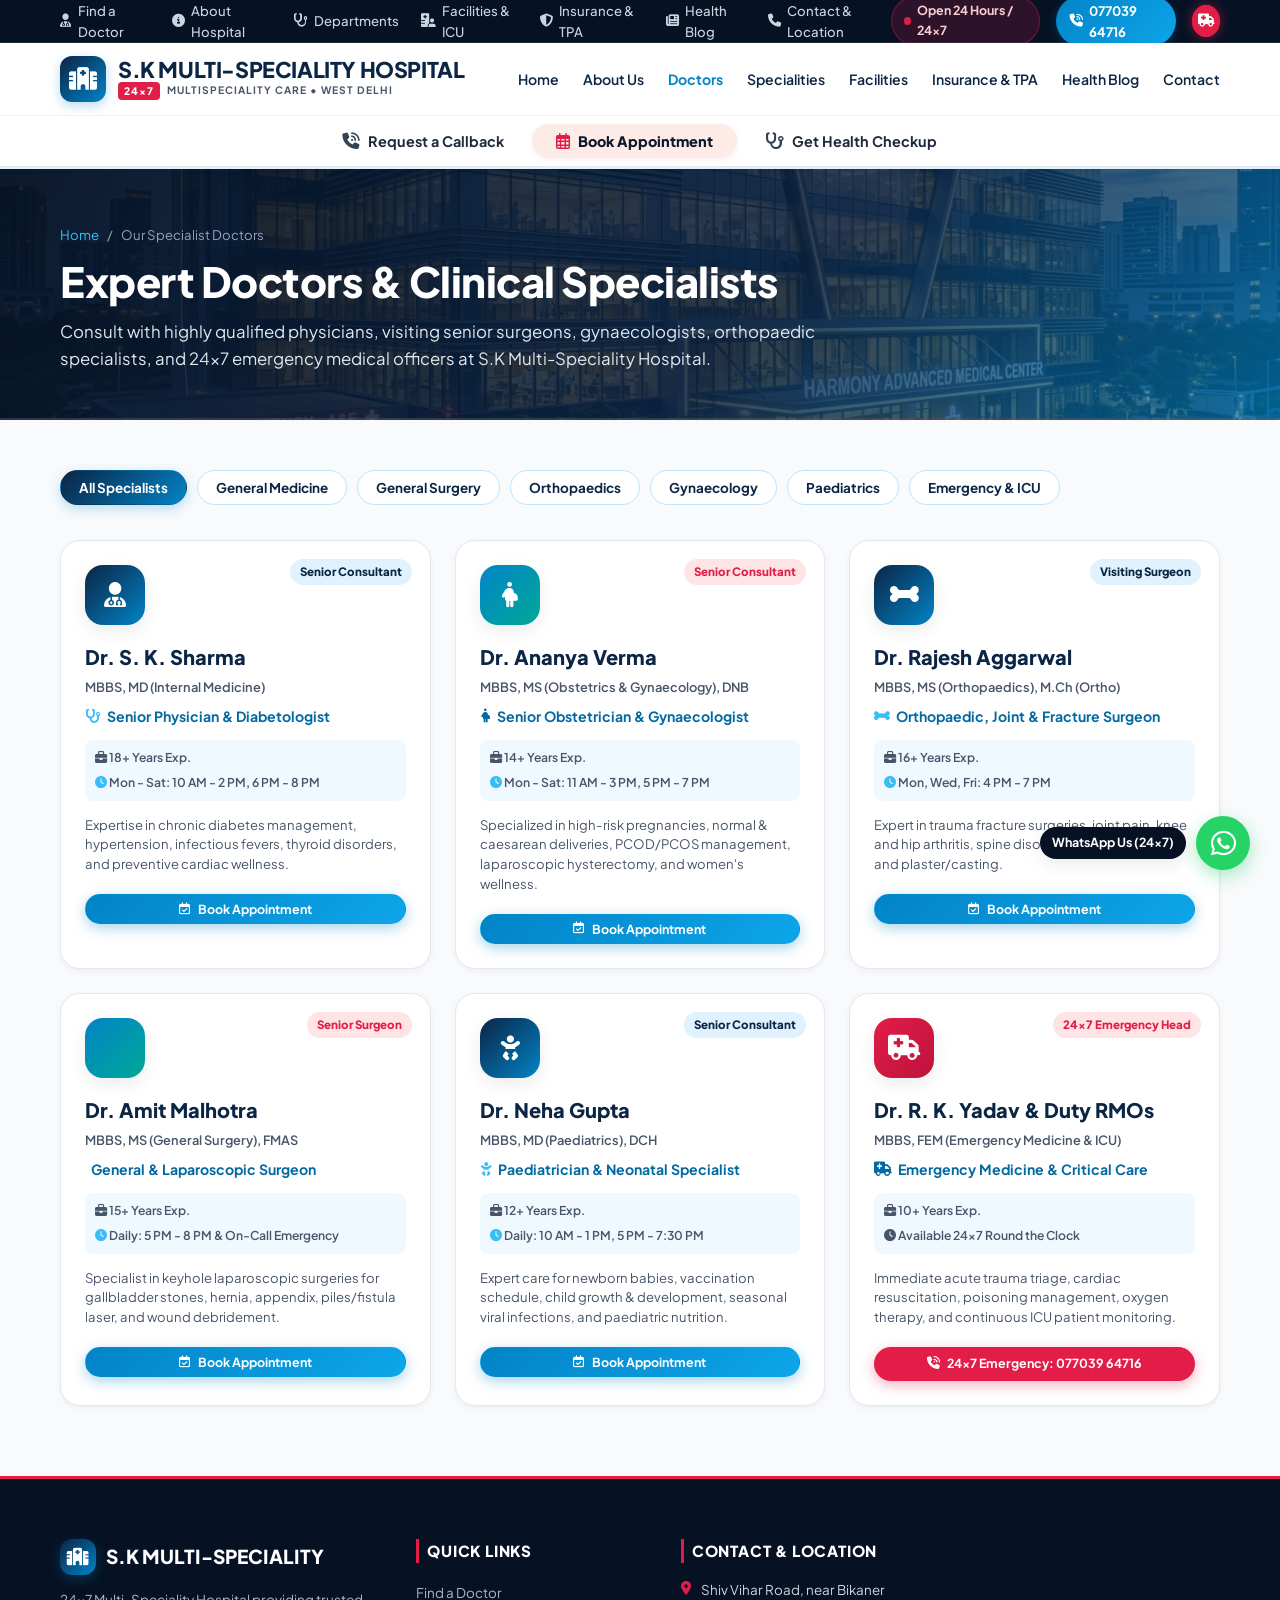
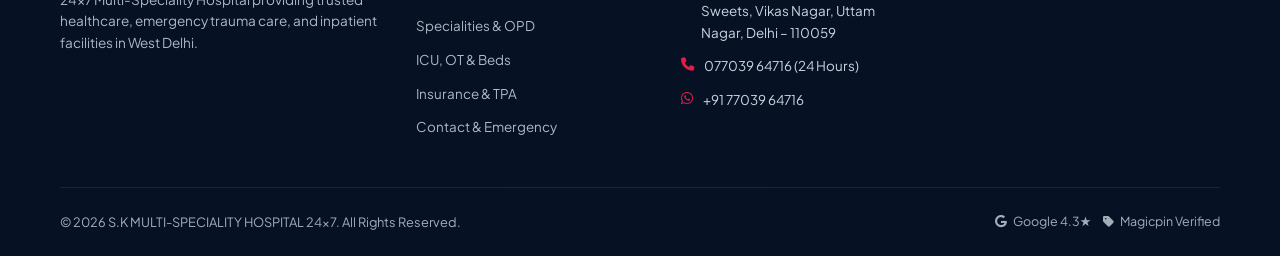
<file: doctors.html>
<!DOCTYPE html>
<html lang="en">
<head>
  <meta charset="UTF-8">
  <meta name="viewport" content="width=device-width, initial-scale=1.0">
  <title>Our Doctors & Specialists | S.K MULTI-SPECIALITY HOSPITAL 24×7</title>
  <meta name="description" content="Meet expert doctors & specialists at S.K Multi-Speciality Hospital 24×7, Vikas Nagar, Uttam Nagar, Delhi. General Medicine, Surgery, Ortho, Gynae, Paediatrics, ICU. Call 077039 64716.">
  
  <!-- Google Fonts -->
  <link rel="preconnect" href="https://fonts.googleapis.com">
  <link rel="preconnect" href="https://fonts.gstatic.com" crossorigin>
  <link href="https://fonts.googleapis.com/css2?family=Plus+Jakarta+Sans:wght@400;500;600;700;800&family=Inter:wght@400;500;600;700&display=swap" rel="stylesheet">
  
  <!-- FontAwesome Icons -->
  <link rel="stylesheet" href="https://cdnjs.cloudflare.com/ajax/libs/font-awesome/6.5.1/css/all.min.css">
  
  <link rel="stylesheet" href="style.css">
</head>
<body>

  <!-- Top Utility Bar -->
  <div class="top-bar">
    <div class="container top-bar-inner">
      <div class="top-nav-links">
        <a href="doctors.html" class="active"><i class="fa-solid fa-user-doctor"></i> Find a Doctor</a>
        <a href="about.html"><i class="fa-solid fa-circle-info"></i> About Hospital</a>
        <a href="departments.html"><i class="fa-solid fa-stethoscope"></i> Departments</a>
        <a href="facilities.html"><i class="fa-solid fa-hospital-user"></i> Facilities & ICU</a>
        <a href="insurance-packages.html"><i class="fa-solid fa-shield-halved"></i> Insurance & TPA</a>
        <a href="blog.html"><i class="fa-solid fa-newspaper"></i> Health Blog</a>
        <a href="contact.html"><i class="fa-solid fa-phone"></i> Contact & Location</a>
      </div>
      <div class="top-right-actions">
        <div class="top-badge-247">
          <span class="pulse-dot"></span> Open 24 Hours / 24×7
        </div>
        <a href="tel:07703964716" class="top-phone-link">
          <i class="fa-solid fa-phone-volume"></i> 077039 64716
        </a>
        <button class="emergency-sos-btn" onclick="openEmergencyModal()" title="24x7 Emergency Services">
          <i class="fa-solid fa-truck-medical"></i>
          <span class="sos-pulse"></span>
        </button>
      </div>
    </div>
  </div>

  <!-- Main Navigation Header -->
  <header class="main-header" id="mainHeader">
    <div class="container header-container">
      <a href="index.html" class="brand-logo">
        <div class="logo-symbol">
          <i class="fa-solid fa-hospital"></i>
        </div>
        <div class="logo-text">
          <span class="logo-name">S.K MULTI-SPECIALITY HOSPITAL</span>
          <span class="logo-sub"><span class="badge-247-inline">24×7</span> MULTISPECIALITY CARE • WEST DELHI</span>
        </div>
      </a>

      <div class="mobile-header-tools">
        <a href="tel:07703964716" class="mobile-call-btn" aria-label="Call Hospital">
          <i class="fa-solid fa-phone"></i>
        </a>
        <button class="mobile-sos-btn" onclick="openEmergencyModal()" aria-label="Emergency">
          <i class="fa-solid fa-truck-medical"></i>
        </button>
        <button class="hamburger-menu" id="hamburgerBtn" onclick="toggleMobileMenu()" aria-label="Toggle menu">
          <span></span>
          <span></span>
          <span></span>
        </button>
      </div>

      <nav class="desktop-nav" id="desktopNav">
        <ul class="nav-list">
          <li><a href="index.html">Home</a></li>
          <li><a href="about.html">About Us</a></li>
          <li><a href="doctors.html" style="color: var(--teal-primary); font-weight:700;">Doctors</a></li>
          <li><a href="departments.html">Specialities</a></li>
          <li><a href="facilities.html">Facilities</a></li>
          <li><a href="insurance-packages.html">Insurance & TPA</a></li>
          <li><a href="blog.html">Health Blog</a></li>
          <li><a href="contact.html">Contact</a></li>
        </ul>
      </nav>
    </div>
  
    <!-- Fortis-style Header Action Sub-Strip -->
    <div class="fortis-action-substrip">
      <div class="container fortis-substrip-inner">
        <button class="substrip-action-link" onclick="openCallbackModal()">
          <i class="fa-solid fa-phone-volume"></i> Request a Callback
        </button>
        <button class="substrip-pill-btn" onclick="openBookingModal()">
          <i class="fa-regular fa-calendar-days"></i> Book Appointment
        </button>
        <button class="substrip-action-link" onclick="openHealthCheckModal()">
          <i class="fa-solid fa-stethoscope"></i> Get Health Checkup
        </button>
      </div>
    </div>
  </header>

    <!-- Mobile Drawer Menu (Fortis Style) -->
  <div class="mobile-drawer" id="mobileDrawer">
    <!-- Clean White Header with Brand and Close button -->
    <div class="mobile-drawer-header">
      <div class="drawer-brand">
        <div class="drawer-brand-icon"><i class="fa-solid fa-hospital"></i></div>
        <span class="drawer-brand-name">S.K Hospital</span>
      </div>
      <button class="close-drawer-btn" onclick="toggleMobileMenu()" aria-label="Close menu">&times;</button>
    </div>

    <!-- Drawer Body -->
    <div class="mobile-drawer-body">
      
      <!-- Top Circular Action Grid (Fortis 3 + 2 layout) -->
      <div class="drawer-quick-circles-grid">
        <!-- Row 1: 3 Circles -->
        <div class="drawer-circles-row">
          <a href="facilities.html" class="drawer-circle-item" onclick="toggleMobileMenu()">
            <div class="circle-bubble bubble-blue">
              <i class="fa-solid fa-bed-pulse"></i>
            </div>
            <span class="circle-label">Hospitals</span>
          </a>

          <a href="departments.html" class="drawer-circle-item" onclick="toggleMobileMenu()">
            <div class="circle-bubble bubble-purple">
              <i class="fa-solid fa-heart-pulse"></i>
            </div>
            <span class="circle-label">Specialities</span>
          </a>

          <a href="doctors.html" class="drawer-circle-item" onclick="toggleMobileMenu()">
            <div class="circle-bubble bubble-peach">
              <i class="fa-solid fa-user-doctor"></i>
            </div>
            <span class="circle-label">Find a Doctor</span>
          </a>
        </div>

        <!-- Row 2: 2 Centered Circles -->
        <div class="drawer-circles-row centered-row">
          <a href="insurance-packages.html" class="drawer-circle-item" onclick="toggleMobileMenu()">
            <div class="circle-bubble bubble-green">
              <i class="fa-solid fa-shield-halved"></i>
            </div>
            <span class="circle-label">Ayushman & TPA</span>
          </a>

          <a href="blog.html" class="drawer-circle-item" onclick="toggleMobileMenu()">
            <div class="circle-bubble bubble-amber">
              <i class="fa-solid fa-newspaper"></i>
            </div>
            <span class="circle-label">Health Blog</span>
          </a>
        </div>
      </div>

      <!-- Vertical List with outline colored icons & chevrons (Fortis Style) -->
      <ul class="drawer-nav-vertical-list">
        <li class="drawer-nav-item">
          <a href="departments.html" onclick="toggleMobileMenu()">
            <div class="d-item-left">
              <span class="d-item-icon d-icon-green"><i class="fa-solid fa-hospital-user"></i></span>
              <span>Our Centres of Excellence</span>
            </div>
            <i class="fa-solid fa-chevron-right d-item-chevron"></i>
          </a>
        </li>

        <li class="drawer-nav-item">
          <a href="facilities.html" onclick="toggleMobileMenu()">
            <div class="d-item-left">
              <span class="d-item-icon d-icon-purple"><i class="fa-solid fa-bed"></i></span>
              <span>Patient Corner & Facilities</span>
            </div>
            <i class="fa-solid fa-chevron-right d-item-chevron"></i>
          </a>
        </li>

        <li class="drawer-nav-item">
          <a href="blog.html" onclick="toggleMobileMenu()">
            <div class="d-item-left">
              <span class="d-item-icon d-icon-blue"><i class="fa-regular fa-newspaper"></i></span>
              <span>Health Blog & Media Center</span>
            </div>
            <i class="fa-solid fa-chevron-right d-item-chevron"></i>
          </a>
        </li>

        <li class="drawer-nav-item">
          <a href="about.html" onclick="toggleMobileMenu()">
            <div class="d-item-left">
              <span class="d-item-icon d-icon-info"><i class="fa-solid fa-circle-info"></i></span>
              <span>About Us</span>
            </div>
            <i class="fa-solid fa-chevron-right d-item-chevron"></i>
          </a>
        </li>

        <li class="drawer-nav-item">
          <a href="contact.html" onclick="toggleMobileMenu()">
            <div class="d-item-left">
              <span class="d-item-icon d-icon-mail"><i class="fa-regular fa-envelope"></i></span>
              <span>Contact Us & Location</span>
            </div>
            <i class="fa-solid fa-chevron-right d-item-chevron"></i>
          </a>
        </li>

        <li class="drawer-nav-item">
          <a href="insurance-packages.html" onclick="toggleMobileMenu()">
            <div class="d-item-left">
              <span class="d-item-icon d-icon-globe"><i class="fa-solid fa-shield-halved"></i></span>
              <span>Cashless TPA & Ayushman PM-JAY</span>
            </div>
            <i class="fa-solid fa-chevron-right d-item-chevron"></i>
          </a>
        </li>
      </ul>

      <div class="drawer-address-footer">
        <p><i class="fa-solid fa-location-dot text-red"></i> <strong>S.K Multi-Speciality Hospital</strong><br>Shiv Vihar Road, near Bikaner Sweets, Vikas Nagar, Uttam Nagar, Delhi – 110059</p>
      </div>

    </div>
  </div>

  <main>
    <!-- Page Header Banner -->
    <section class="page-title-banner">
      <div class="container">
        <div class="banner-breadcrumbs">
          <a href="index.html">Home</a> <span>/</span> <span>Our Specialist Doctors</span>
        </div>
        <h1 class="page-main-heading">Expert Doctors & Clinical Specialists</h1>
        <p class="page-lead-text">
          Consult with highly qualified physicians, visiting senior surgeons, gynaecologists, orthopaedic specialists, and 24x7 emergency medical officers at S.K Multi-Speciality Hospital.
        </p>
      </div>
    </section>

    <!-- Doctors Listing Section -->
    <section class="doctors-listing-section">
      <div class="container">
        
        <!-- Filter Tabs -->
        <div class="doctor-filter-tabs">
          <button class="doc-tab-btn active" onclick="filterDoctorCards('all', this)">All Specialists</button>
          <button class="doc-tab-btn" onclick="filterDoctorCards('medicine', this)">General Medicine</button>
          <button class="doc-tab-btn" onclick="filterDoctorCards('surgery', this)">General Surgery</button>
          <button class="doc-tab-btn" onclick="filterDoctorCards('ortho', this)">Orthopaedics</button>
          <button class="doc-tab-btn" onclick="filterDoctorCards('gynae', this)">Gynaecology</button>
          <button class="doc-tab-btn" onclick="filterDoctorCards('paediatrics', this)">Paediatrics</button>
          <button class="doc-tab-btn" onclick="filterDoctorCards('emergency', this)">Emergency & ICU</button>
        </div>

        <!-- Doctors Grid -->
        <div class="doctors-cards-grid">
          
          <!-- Doctor 1: Medicine -->
          <div class="doctor-profile-card" data-dept="medicine">
            <div class="doc-card-badge">Senior Consultant</div>
            <div class="doc-avatar-wrap">
              <div class="doc-icon-avatar bg-navy-grad"><i class="fa-solid fa-user-doctor"></i></div>
            </div>
            <div class="doc-card-details">
              <h3 class="doc-name">Dr. S. K. Sharma</h3>
              <span class="doc-degree">MBBS, MD (Internal Medicine)</span>
              <span class="doc-speciality"><i class="fa-solid fa-stethoscope text-teal"></i> Senior Physician & Diabetologist</span>
              <div class="doc-meta-pills">
                <span><i class="fa-solid fa-briefcase text-navy"></i> 18+ Years Exp.</span>
                <span><i class="fa-solid fa-clock text-teal"></i> Mon - Sat: 10 AM - 2 PM, 6 PM - 8 PM</span>
              </div>
              <p class="doc-bio">
                Expertise in chronic diabetes management, hypertension, infectious fevers, thyroid disorders, and preventive cardiac wellness.
              </p>
              <div class="doc-card-actions">
                <button class="btn btn-primary btn-sm btn-block" onclick="openBookingModal('Dr. S. K. Sharma (Medicine)')">
                  <i class="fa-regular fa-calendar-check"></i> Book Appointment
                </button>
              </div>
            </div>
          </div>

          <!-- Doctor 2: Gynaecology -->
          <div class="doctor-profile-card" data-dept="gynae">
            <div class="doc-card-badge badge-red">Senior Consultant</div>
            <div class="doc-avatar-wrap">
              <div class="doc-icon-avatar bg-teal-grad"><i class="fa-solid fa-person-pregnant"></i></div>
            </div>
            <div class="doc-card-details">
              <h3 class="doc-name">Dr. Ananya Verma</h3>
              <span class="doc-degree">MBBS, MS (Obstetrics & Gynaecology), DNB</span>
              <span class="doc-speciality"><i class="fa-solid fa-person-pregnant text-red"></i> Senior Obstetrician & Gynaecologist</span>
              <div class="doc-meta-pills">
                <span><i class="fa-solid fa-briefcase text-navy"></i> 14+ Years Exp.</span>
                <span><i class="fa-solid fa-clock text-teal"></i> Mon - Sat: 11 AM - 3 PM, 5 PM - 7 PM</span>
              </div>
              <p class="doc-bio">
                Specialized in high-risk pregnancies, normal & caesarean deliveries, PCOD/PCOS management, laparoscopic hysterectomy, and women's wellness.
              </p>
              <div class="doc-card-actions">
                <button class="btn btn-primary btn-sm btn-block" onclick="openBookingModal('Dr. Ananya Verma (Gynaecology)')">
                  <i class="fa-regular fa-calendar-check"></i> Book Appointment
                </button>
              </div>
            </div>
          </div>

          <!-- Doctor 3: Orthopaedics -->
          <div class="doctor-profile-card" data-dept="ortho">
            <div class="doc-card-badge">Visiting Surgeon</div>
            <div class="doc-avatar-wrap">
              <div class="doc-icon-avatar bg-navy-grad"><i class="fa-solid fa-bone"></i></div>
            </div>
            <div class="doc-card-details">
              <h3 class="doc-name">Dr. Rajesh Aggarwal</h3>
              <span class="doc-degree">MBBS, MS (Orthopaedics), M.Ch (Ortho)</span>
              <span class="doc-speciality"><i class="fa-solid fa-bone text-teal"></i> Orthopaedic, Joint & Fracture Surgeon</span>
              <div class="doc-meta-pills">
                <span><i class="fa-solid fa-briefcase text-navy"></i> 16+ Years Exp.</span>
                <span><i class="fa-solid fa-clock text-teal"></i> Mon, Wed, Fri: 4 PM - 7 PM</span>
              </div>
              <p class="doc-bio">
                Expert in trauma fracture surgeries, joint pain, knee and hip arthritis, spine disorders, sports injuries, and plaster/casting.
              </p>
              <div class="doc-card-actions">
                <button class="btn btn-primary btn-sm btn-block" onclick="openBookingModal('Dr. Rajesh Aggarwal (Orthopaedics)')">
                  <i class="fa-regular fa-calendar-check"></i> Book Appointment
                </button>
              </div>
            </div>
          </div>

          <!-- Doctor 4: General & Laparoscopic Surgery -->
          <div class="doctor-profile-card" data-dept="surgery">
            <div class="doc-card-badge badge-red">Senior Surgeon</div>
            <div class="doc-avatar-wrap">
              <div class="doc-icon-avatar bg-teal-grad"><i class="fa-solid fa-scalpel"></i></div>
            </div>
            <div class="doc-card-details">
              <h3 class="doc-name">Dr. Amit Malhotra</h3>
              <span class="doc-degree">MBBS, MS (General Surgery), FMAS</span>
              <span class="doc-speciality"><i class="fa-solid fa-scalpel text-red"></i> General & Laparoscopic Surgeon</span>
              <div class="doc-meta-pills">
                <span><i class="fa-solid fa-briefcase text-navy"></i> 15+ Years Exp.</span>
                <span><i class="fa-solid fa-clock text-teal"></i> Daily: 5 PM - 8 PM & On-Call Emergency</span>
              </div>
              <p class="doc-bio">
                Specialist in keyhole laparoscopic surgeries for gallbladder stones, hernia, appendix, piles/fistula laser, and wound debridement.
              </p>
              <div class="doc-card-actions">
                <button class="btn btn-primary btn-sm btn-block" onclick="openBookingModal('Dr. Amit Malhotra (Surgery)')">
                  <i class="fa-regular fa-calendar-check"></i> Book Appointment
                </button>
              </div>
            </div>
          </div>

          <!-- Doctor 5: Paediatrics -->
          <div class="doctor-profile-card" data-dept="paediatrics">
            <div class="doc-card-badge">Senior Consultant</div>
            <div class="doc-avatar-wrap">
              <div class="doc-icon-avatar bg-navy-grad"><i class="fa-solid fa-baby"></i></div>
            </div>
            <div class="doc-card-details">
              <h3 class="doc-name">Dr. Neha Gupta</h3>
              <span class="doc-degree">MBBS, MD (Paediatrics), DCH</span>
              <span class="doc-speciality"><i class="fa-solid fa-baby text-teal"></i> Paediatrician & Neonatal Specialist</span>
              <div class="doc-meta-pills">
                <span><i class="fa-solid fa-briefcase text-navy"></i> 12+ Years Exp.</span>
                <span><i class="fa-solid fa-clock text-teal"></i> Daily: 10 AM - 1 PM, 5 PM - 7:30 PM</span>
              </div>
              <p class="doc-bio">
                Expert care for newborn babies, vaccination schedule, child growth & development, seasonal viral infections, and paediatric nutrition.
              </p>
              <div class="doc-card-actions">
                <button class="btn btn-primary btn-sm btn-block" onclick="openBookingModal('Dr. Neha Gupta (Paediatrics)')">
                  <i class="fa-regular fa-calendar-check"></i> Book Appointment
                </button>
              </div>
            </div>
          </div>

          <!-- Doctor 6: Emergency & Critical Care -->
          <div class="doctor-profile-card" data-dept="emergency">
            <div class="doc-card-badge badge-red">24×7 Emergency Head</div>
            <div class="doc-avatar-wrap">
              <div class="doc-icon-avatar bg-red-grad"><i class="fa-solid fa-truck-medical"></i></div>
            </div>
            <div class="doc-card-details">
              <h3 class="doc-name">Dr. R. K. Yadav & Duty RMOs</h3>
              <span class="doc-degree">MBBS, FEM (Emergency Medicine & ICU)</span>
              <span class="doc-speciality"><i class="fa-solid fa-truck-medical text-red"></i> Emergency Medicine & Critical Care</span>
              <div class="doc-meta-pills">
                <span><i class="fa-solid fa-briefcase text-navy"></i> 10+ Years Exp.</span>
                <span><i class="fa-solid fa-clock text-red font-bold"></i> Available 24×7 Round the Clock</span>
              </div>
              <p class="doc-bio">
                Immediate acute trauma triage, cardiac resuscitation, poisoning management, oxygen therapy, and continuous ICU patient monitoring.
              </p>
              <div class="doc-card-actions">
                <a href="tel:07703964716" class="btn btn-emergency-red btn-sm btn-block">
                  <i class="fa-solid fa-phone-volume"></i> 24x7 Emergency: 077039 64716
                </a>
              </div>
            </div>
          </div>

        </div>
      </div>
    </section>
  </main>

  <!-- Footer -->
  <footer class="site-footer">
    <div class="container footer-container">
      <div class="footer-grid">
        <div class="footer-col">
          <div class="footer-brand-wrap">
            <div class="logo-symbol small"><i class="fa-solid fa-hospital"></i></div>
            <span class="footer-brand-title">S.K MULTI-SPECIALITY</span>
          </div>
          <p class="footer-about-text">24×7 Multi-Speciality Hospital providing trusted healthcare, emergency trauma care, and inpatient facilities in West Delhi.</p>
        </div>
        <div class="footer-col">
          <h4 class="footer-col-title">Quick Links</h4>
          <ul class="footer-links">
            <li><a href="doctors.html">Find a Doctor</a></li>
            <li><a href="departments.html">Specialities & OPD</a></li>
            <li><a href="facilities.html">ICU, OT & Beds</a></li>
            <li><a href="insurance-packages.html">Insurance & TPA</a></li>
            <li><a href="contact.html">Contact & Emergency</a></li>
          </ul>
        </div>
        <div class="footer-col">
          <h4 class="footer-col-title">Contact & Location</h4>
          <ul class="footer-contact-list">
            <li><i class="fa-solid fa-location-dot"></i><span>Shiv Vihar Road, near Bikaner Sweets, Vikas Nagar, Uttam Nagar, Delhi – 110059</span></li>
            <li><i class="fa-solid fa-phone"></i><a href="tel:07703964716">077039 64716 (24 Hours)</a></li>
            <li><i class="fa-brands fa-whatsapp"></i><a href="https://wa.me/917703964716">+91 77039 64716</a></li>
          </ul>
        </div>
      </div>
      <div class="footer-bottom-bar">
        <div class="footer-bottom-left">
          <p>&copy; 2026 S.K MULTI-SPECIALITY HOSPITAL 24×7. All Rights Reserved.</p>
        </div>
        <div class="footer-bottom-badges">
          <span class="f-badge"><i class="fa-brands fa-google text-red"></i> Google 4.3★</span>
          <span class="f-badge"><i class="fa-solid fa-tag text-red"></i> Magicpin Verified</span>
        </div>
      </div>
    </div>
  </footer>

  <!-- Floating WhatsApp Chat Widget -->
  <a href="https://wa.me/917703964716?text=Hello%20SK%20Multi-Speciality%20Hospital,%20I%20would%20like%20to%20inquire%20about%20medical%20services." target="_blank" class="floating-whatsapp-btn" aria-label="Chat on WhatsApp" title="Chat with S.K Hospital on WhatsApp">
    <i class="fa-brands fa-whatsapp"></i>
    <span class="wa-tooltip">WhatsApp Us (24x7)</span>
  </a>

  <!-- Mobile Bottom Sticky Navigation -->
  <div class="mobile-bottom-nav">
    <button class="mobile-bottom-item" onclick="openCallbackModal()">
      <i class="fa-solid fa-phone-volume text-navy"></i>
      <span>Request a Callback</span>
    </button>
    
    <!-- Central Floating Action Button -->
    <div class="mobile-fab-wrap">
      <button class="mobile-fab-btn" onclick="openBookingModal()" aria-label="Book Appointment">
        <i class="fa-regular fa-calendar-days"></i>
      </button>
      <span class="fab-label">Book Appointment</span>
    </div>

    <button class="mobile-bottom-item" onclick="openHealthCheckModal()">
      <i class="fa-solid fa-stethoscope text-navy"></i>
      <span>Get Health Checkup</span>
    </button>
  </div>

  <!-- ==================== INTERACTIVE MODALS ==================== -->

  <!-- 1. Appointment Booking Modal -->
  <div class="modal-overlay" id="bookingModal">
    <div class="modal-box modal-lg">
      <div class="modal-header">
        <div class="modal-title-group">
          <i class="fa-regular fa-calendar-check text-red modal-head-icon"></i>
          <div>
            <h3>Book Doctor Appointment</h3>
            <p>S.K MULTI-SPECIALITY HOSPITAL 24×7 (Vikas Nagar, Uttam Nagar)</p>
          </div>
        </div>
        <button class="close-modal-btn" onclick="closeModal('bookingModal')">&times;</button>
      </div>

      <div class="modal-body">
        <form id="appointmentForm" onsubmit="submitAppointment(event)">
          <div class="form-step active" id="bookingStep1">
            <h4 class="form-section-title">1. Hospital Details & Speciality</h4>
            <div class="form-grid">
              <div class="form-group">
                <label for="modalHospital"><i class="fa-solid fa-hospital text-navy"></i> Hospital Facility</label>
                <select id="modalHospital" required>
                  <option value="S.K Multi-Speciality Hospital (Shiv Vihar Road, Vikas Nagar)" selected>S.K Multi-Speciality Hospital (Shiv Vihar Road, near Bikaner Sweets, Vikas Nagar, Delhi)</option>
                </select>
              </div>

              <div class="form-group">
                <label for="modalSpeciality"><i class="fa-solid fa-stethoscope text-red"></i> Medical Department</label>
                <select id="modalSpeciality" required onchange="filterDoctorsBySpeciality(this.value)">
                  <option value="">-- Select Department --</option>
                  <option value="General Medicine">General & Internal Medicine</option>
                  <option value="General Surgery">General & Laparoscopic Surgery</option>
                  <option value="Orthopaedics">Orthopaedics & Joint Care</option>
                  <option value="Gynaecology">Gynaecology & Obstetrics</option>
                  <option value="Paediatrics">Paediatrics & Child Health</option>
                  <option value="Cardiology">Cardiology / Heart Check</option>
                  <option value="Emergency Care">24x7 Emergency & Critical Care</option>
                </select>
              </div>
            </div>

            <div class="form-group">
              <label for="modalDoctor"><i class="fa-solid fa-user-doctor text-navy"></i> Select Specialist Doctor</label>
              <select id="modalDoctor" required>
                <option value="">-- Choose Specialist / Consultant --</option>
                <option value="Senior Consultant - General Medicine">Senior Consultant (General & Internal Medicine)</option>
                <option value="Consultant Surgeon - Laparoscopic & General Surgery">Consultant General & Laparoscopic Surgeon</option>
                <option value="Consultant Orthopaedic Surgeon">Consultant Orthopaedic & Fracture Specialist</option>
                <option value="Consultant Gynaecologist & Obstetrician">Consultant Gynaecologist & Obstetrician</option>
                <option value="Senior Paediatrician">Senior Paediatrician & Child Specialist</option>
                <option value="Duty Medical Officer (24x7 Emergency)">Duty Medical Officer (24×7 Emergency & Trauma Care)</option>
              </select>
            </div>

            <h4 class="form-section-title mt-form">2. Preferred Date & Time Slot</h4>
            <div class="form-grid">
              <div class="form-group">
                <label for="modalDate"><i class="fa-regular fa-calendar text-navy"></i> Appointment Date</label>
                <input type="date" id="modalDate" required>
              </div>
              <div class="form-group">
                <label for="modalSlot"><i class="fa-regular fa-clock text-red"></i> Preferred Slot</label>
                <select id="modalSlot" required>
                  <option value="09:00 AM - 11:00 AM">Morning: 09:00 AM - 11:00 AM</option>
                  <option value="11:00 AM - 01:00 PM" selected>Morning: 11:00 AM - 01:00 PM</option>
                  <option value="02:00 PM - 04:00 PM">Afternoon: 02:00 PM - 04:00 PM</option>
                  <option value="05:00 PM - 07:00 PM">Evening: 05:00 PM - 07:00 PM</option>
                  <option value="07:00 PM - 09:00 PM">Evening: 07:00 PM - 09:00 PM</option>
                  <option value="24x7 Emergency Walk-in">24x7 Emergency / Immediate Walk-in</option>
                </select>
              </div>
            </div>

            <h4 class="form-section-title mt-form">3. Patient Contact Information</h4>
            <div class="form-grid">
              <div class="form-group">
                <label for="patientName"><i class="fa-regular fa-user text-navy"></i> Full Name *</label>
                <input type="text" id="patientName" placeholder="e.g. Rajesh Kumar" required>
              </div>
              <div class="form-group">
                <label for="patientPhone"><i class="fa-solid fa-phone text-red"></i> Mobile Phone *</label>
                <input type="tel" id="patientPhone" placeholder="e.g. 9876543210" pattern="[0-9]{10}" required>
              </div>
            </div>

            <div class="form-grid">
              <div class="form-group">
                <label for="patientEmail"><i class="fa-regular fa-envelope text-navy"></i> Email (Optional)</label>
                <input type="email" id="patientEmail" placeholder="e.g. patient@example.com">
              </div>
              <div class="form-group">
                <label for="consultType"><i class="fa-solid fa-hospital-user text-red"></i> Consultation Type</label>
                <select id="consultType">
                  <option value="In-Hospital OPD Visit">In-Hospital OPD Visit</option>
                  <option value="24x7 Emergency Admission">24x7 Emergency Admission</option>
                  <option value="Phone / WhatsApp Consultation">Phone / WhatsApp Assistance</option>
                </select>
              </div>
            </div>

            <div class="modal-footer-btns">
              <button type="button" class="btn btn-outline" onclick="closeModal('bookingModal')">Cancel</button>
              <button type="submit" class="btn btn-primary"><i class="fa-regular fa-calendar-check"></i> Confirm Appointment</button>
            </div>
          </div>
        </form>

        <!-- Booking Confirmation Success Card -->
        <div class="booking-success-view" id="bookingSuccessView" style="display:none;">
          <div class="success-icon-badge">
            <i class="fa-solid fa-circle-check"></i>
          </div>
          <h3>Appointment Confirmed Successfully!</h3>
          <p>Your appointment reference number is <strong class="app-ref" id="confirmedAppId">SKH-2026-8941</strong></p>
          
          <div class="confirmation-ticket">
            <div class="ticket-row">
              <span class="t-lbl">Patient:</span>
              <span class="t-val" id="confPatientName">-</span>
            </div>
            <div class="ticket-row">
              <span class="t-lbl">Doctor/Dept:</span>
              <span class="t-val" id="confDoctor">-</span>
            </div>
            <div class="ticket-row">
              <span class="t-lbl">Hospital:</span>
              <span class="t-val" id="confHospital">S.K Multi-Speciality Hospital, Shiv Vihar Road, Vikas Nagar</span>
            </div>
            <div class="ticket-row">
              <span class="t-lbl">Date & Time:</span>
              <span class="t-val" id="confDateTime">-</span>
            </div>
          </div>

          <div class="success-actions">
            <button class="btn btn-navy" onclick="printAppointmentTicket()"><i class="fa-solid fa-print"></i> Download Slip</button>
            <a href="tel:07703964716" class="btn btn-primary"><i class="fa-solid fa-phone"></i> Call Hospital (077039 64716)</a>
          </div>
        </div>

      </div>
    </div>
  </div>

  <!-- 2. Emergency 24x7 SOS Modal -->
  <div class="modal-overlay" id="emergencyModal">
    <div class="modal-box modal-emergency">
      <div class="modal-header bg-emergency-red">
        <div class="modal-title-group text-white">
          <i class="fa-solid fa-truck-medical modal-head-icon text-white"></i>
          <div>
            <h3>24x7 Emergency & Critical Trauma Care</h3>
            <p>S.K MULTI-SPECIALITY HOSPITAL 24×7 • West Delhi</p>
          </div>
        </div>
        <button class="close-modal-btn text-white" onclick="closeModal('emergencyModal')">&times;</button>
      </div>
      <div class="modal-body">
        <div class="emergency-hotline-banner">
          <div class="hotline-icon"><i class="fa-solid fa-phone-volume"></i></div>
          <div>
            <span class="hotline-sub">24X7 EMERGENCY HELPLINE</span>
            <a href="tel:07703964716" class="hotline-number">077039 64716</a>
          </div>
        </div>

        <div class="emergency-quick-actions">
          <div class="em-action-box" onclick="triggerAmbulanceSimulation()">
            <div class="em-box-icon"><i class="fa-solid fa-map-location-dot"></i></div>
            <div class="em-box-info">
              <h4>Request Emergency Support / Ambulance</h4>
              <p>Hastsal, Vikas Nagar, Uttam Nagar & nearby West Delhi</p>
            </div>
            <i class="fa-solid fa-chevron-right em-arrow"></i>
          </div>

          <a href="tel:07703964716" class="em-action-box">
            <div class="em-box-icon"><i class="fa-solid fa-heart-crack text-red"></i></div>
            <div class="em-box-info">
              <h4>Direct Call to Emergency Duty Doctor</h4>
              <p>Immediate 24-hour medical consultation</p>
            </div>
            <i class="fa-solid fa-chevron-right em-arrow"></i>
          </a>

          <a href="https://wa.me/917703964716?text=EMERGENCY:%20I%20need%20immediate%20medical%20help%20at%20SK%20Hospital." target="_blank" class="em-action-box">
            <div class="em-box-icon"><i class="fa-brands fa-whatsapp text-red"></i></div>
            <div class="em-box-info">
              <h4>WhatsApp Emergency Alert</h4>
              <p>Share live location or patient condition immediately</p>
            </div>
            <i class="fa-solid fa-chevron-right em-arrow"></i>
          </a>
        </div>

        <div class="emergency-status-bar" id="ambulanceStatusBar" style="display:none;">
          <div class="spinner-loader"></div>
          <span id="ambulanceStatusText">Locating nearest available medical team...</span>
        </div>
      </div>
    </div>
  </div>

  <!-- 3. Medical Reports & Diagnostics Modal -->
  <div class="modal-overlay" id="reportPortalModal">
    <div class="modal-box">
      <div class="modal-header">
        <div class="modal-title-group">
          <i class="fa-solid fa-file-medical text-red modal-head-icon"></i>
          <div>
            <h3>Diagnostic Reports & Test Records</h3>
            <p>S.K MULTI-SPECIALITY HOSPITAL 24×7</p>
          </div>
        </div>
        <button class="close-modal-btn" onclick="closeModal('reportPortalModal')">&times;</button>
      </div>
      <div class="modal-body">
        <div class="report-lookup-box">
          <div class="form-group">
            <label for="reportUHID"><i class="fa-solid fa-id-card text-navy"></i> Patient Mobile No. or Patient ID</label>
            <input type="text" id="reportUHID" placeholder="e.g. 9876543210 or SKH-1049">
          </div>
          <button class="btn btn-navy btn-block" onclick="fetchSampleReports()">
            <i class="fa-solid fa-magnifying-glass"></i> Fetch My Lab Reports
          </button>
        </div>

        <div class="reports-results-view" id="reportsResultView" style="display:none; margin-top:20px;">
          <h4 class="results-title"><i class="fa-solid fa-folder-open text-navy"></i> Available Reports for Patient (ID: SKH-1049)</h4>
          <div class="report-items-list">
            <div class="report-item">
              <div class="rep-icon"><i class="fa-solid fa-file-pdf text-red"></i></div>
              <div class="rep-meta">
                <span class="rep-title">Complete Blood Count (CBC) & Blood Sugar</span>
                <span class="rep-date">S.K Hospital Diagnostic Lab</span>
              </div>
              <button class="btn btn-sm btn-outline" onclick="downloadSampleReport('CBC_Blood_Sugar_Report.pdf')"><i class="fa-solid fa-download"></i> PDF</button>
            </div>
            <div class="report-item">
              <div class="rep-icon"><i class="fa-solid fa-file-pdf text-red"></i></div>
              <div class="rep-meta">
                <span class="rep-title">Routine Lipid Profile & Liver Function Test</span>
                <span class="rep-date">Pathology Department</span>
              </div>
              <button class="btn btn-sm btn-outline" onclick="downloadSampleReport('Lipid_LFT_Report.pdf')"><i class="fa-solid fa-download"></i> PDF</button>
            </div>
          </div>
        </div>
      </div>
    </div>
  </div>

  <!-- 4. Request a Callback Modal -->
  <div class="modal-overlay" id="callbackModal">
    <div class="modal-box">
      <div class="modal-header">
        <div class="modal-title-group">
          <i class="fa-solid fa-headset text-navy modal-head-icon"></i>
          <div>
            <h3>Request a Callback</h3>
            <p>Our hospital staff will call you shortly</p>
          </div>
        </div>
        <button class="close-modal-btn" onclick="closeModal('callbackModal')">&times;</button>
      </div>
      <div class="modal-body">
        <form onsubmit="submitCallback(event)">
          <div class="form-group">
            <label for="cbName">Your Full Name *</label>
            <input type="text" id="cbName" placeholder="Enter your name" required>
          </div>
          <div class="form-group">
            <label for="cbPhone">Phone Number *</label>
            <input type="tel" id="cbPhone" placeholder="10-digit mobile number" pattern="[0-9]{10}" required>
          </div>
          <div class="form-group">
            <label for="cbDept">Department / Concern</label>
            <select id="cbDept">
              <option value="Doctor Appointment Inquiry">Doctor Appointment Inquiry</option>
              <option value="24x7 Emergency / Admission Inquiry">24x7 Emergency / Admission Inquiry</option>
              <option value="Diagnostic Lab & Blood Test">Diagnostic Lab & Blood Test</option>
              <option value="Surgery / Treatment Cost Inquiry">Surgery / Treatment Cost Inquiry</option>
            </select>
          </div>
          <button type="submit" class="btn btn-primary btn-block"><i class="fa-solid fa-paper-plane"></i> Request Call Now</button>
        </form>
      </div>
    </div>
  </div>

    <!-- Mobile Sticky Bottom Action Bar (Fortis Style) -->
  <div class="mobile-sticky-bottom-bar">
    <div class="bottom-bar-inner">
      <button class="m-bar-btn-text" onclick="openCallbackModal()">
        <i class="fa-solid fa-headset"></i>
        <span>Request Callback</span>
      </button>
      <button class="m-bar-btn-pill" onclick="openBookingModal()">
        <i class="fa-regular fa-calendar-days"></i>
        <span>Book Appointment</span>
      </button>
      <button class="m-bar-btn-text" onclick="openHealthCheckModal()">
        <i class="fa-solid fa-stethoscope"></i>
        <span>Health Checkup</span>
      </button>
    </div>
  </div>

  <!-- Toast Notification Container -->
  <div class="toast-container" id="toastContainer"></div>

  <script src="script.js"></script>
</body>
</html>
</file>
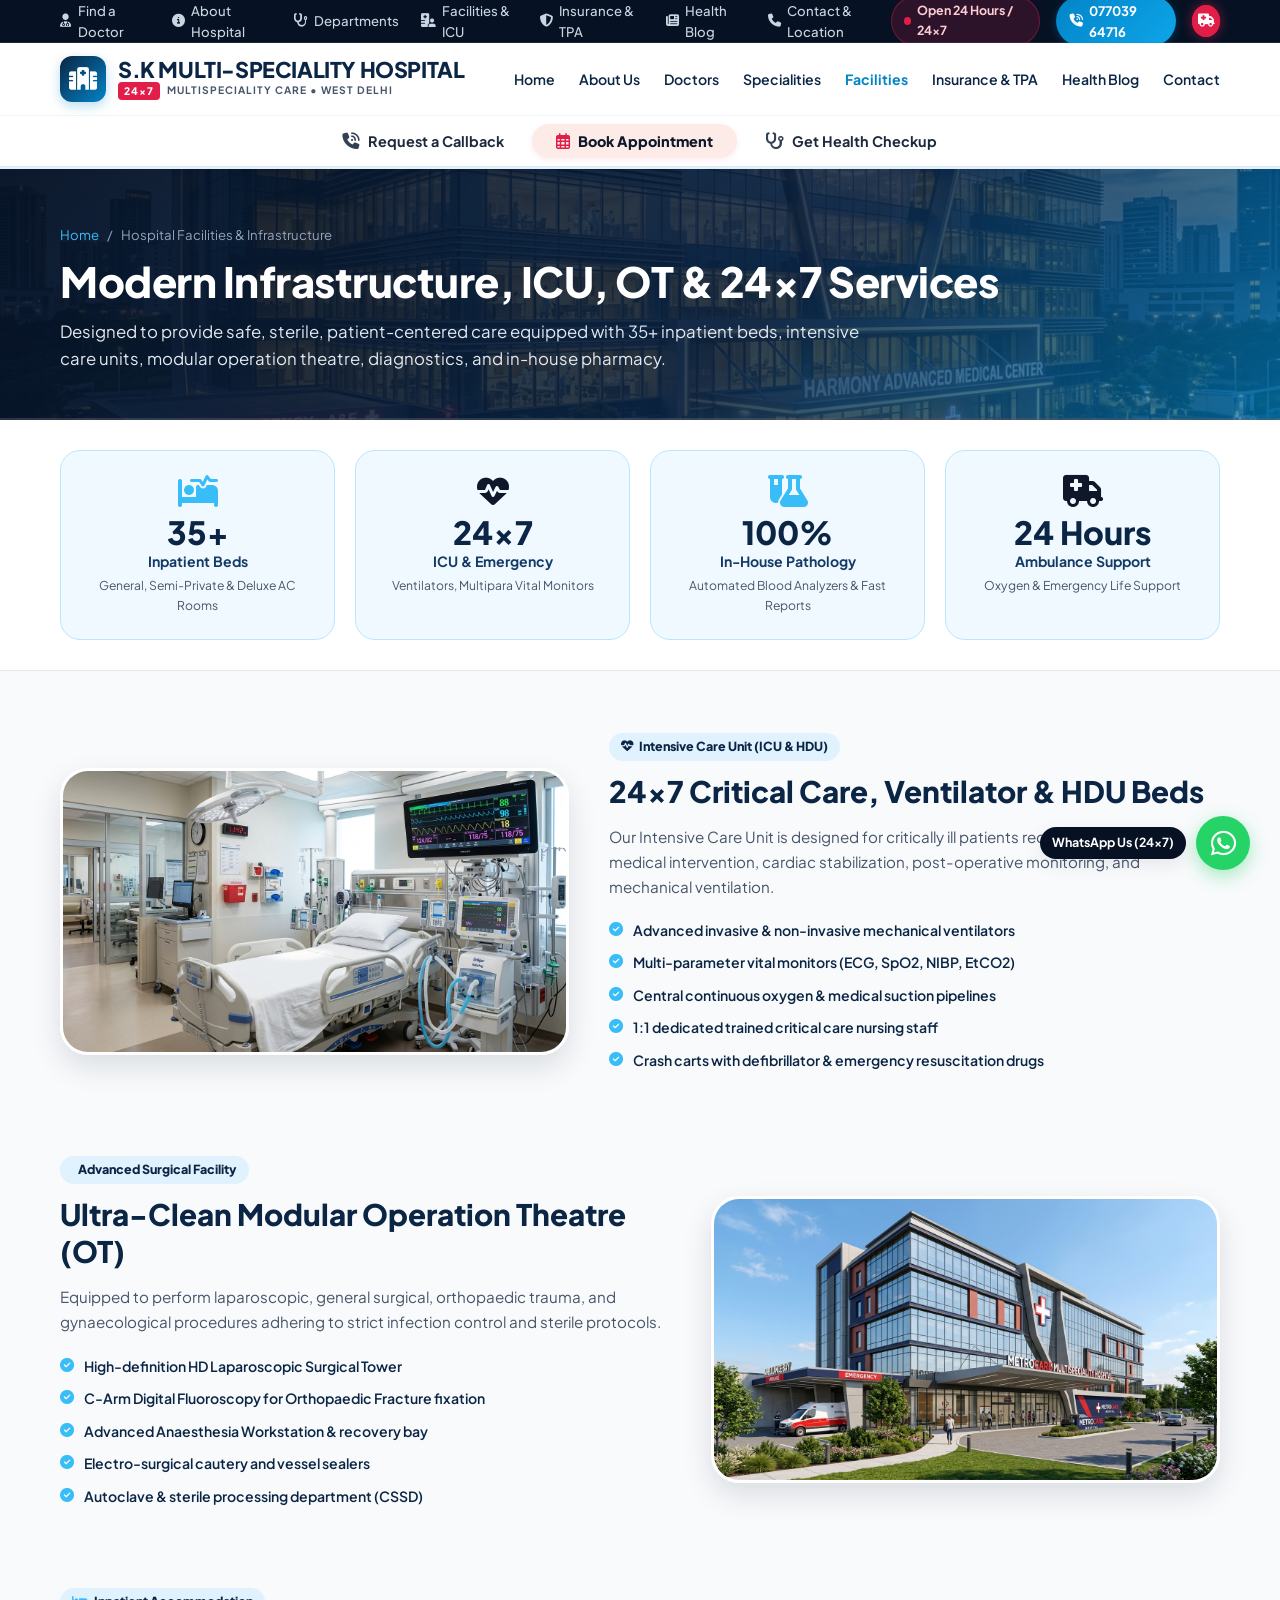
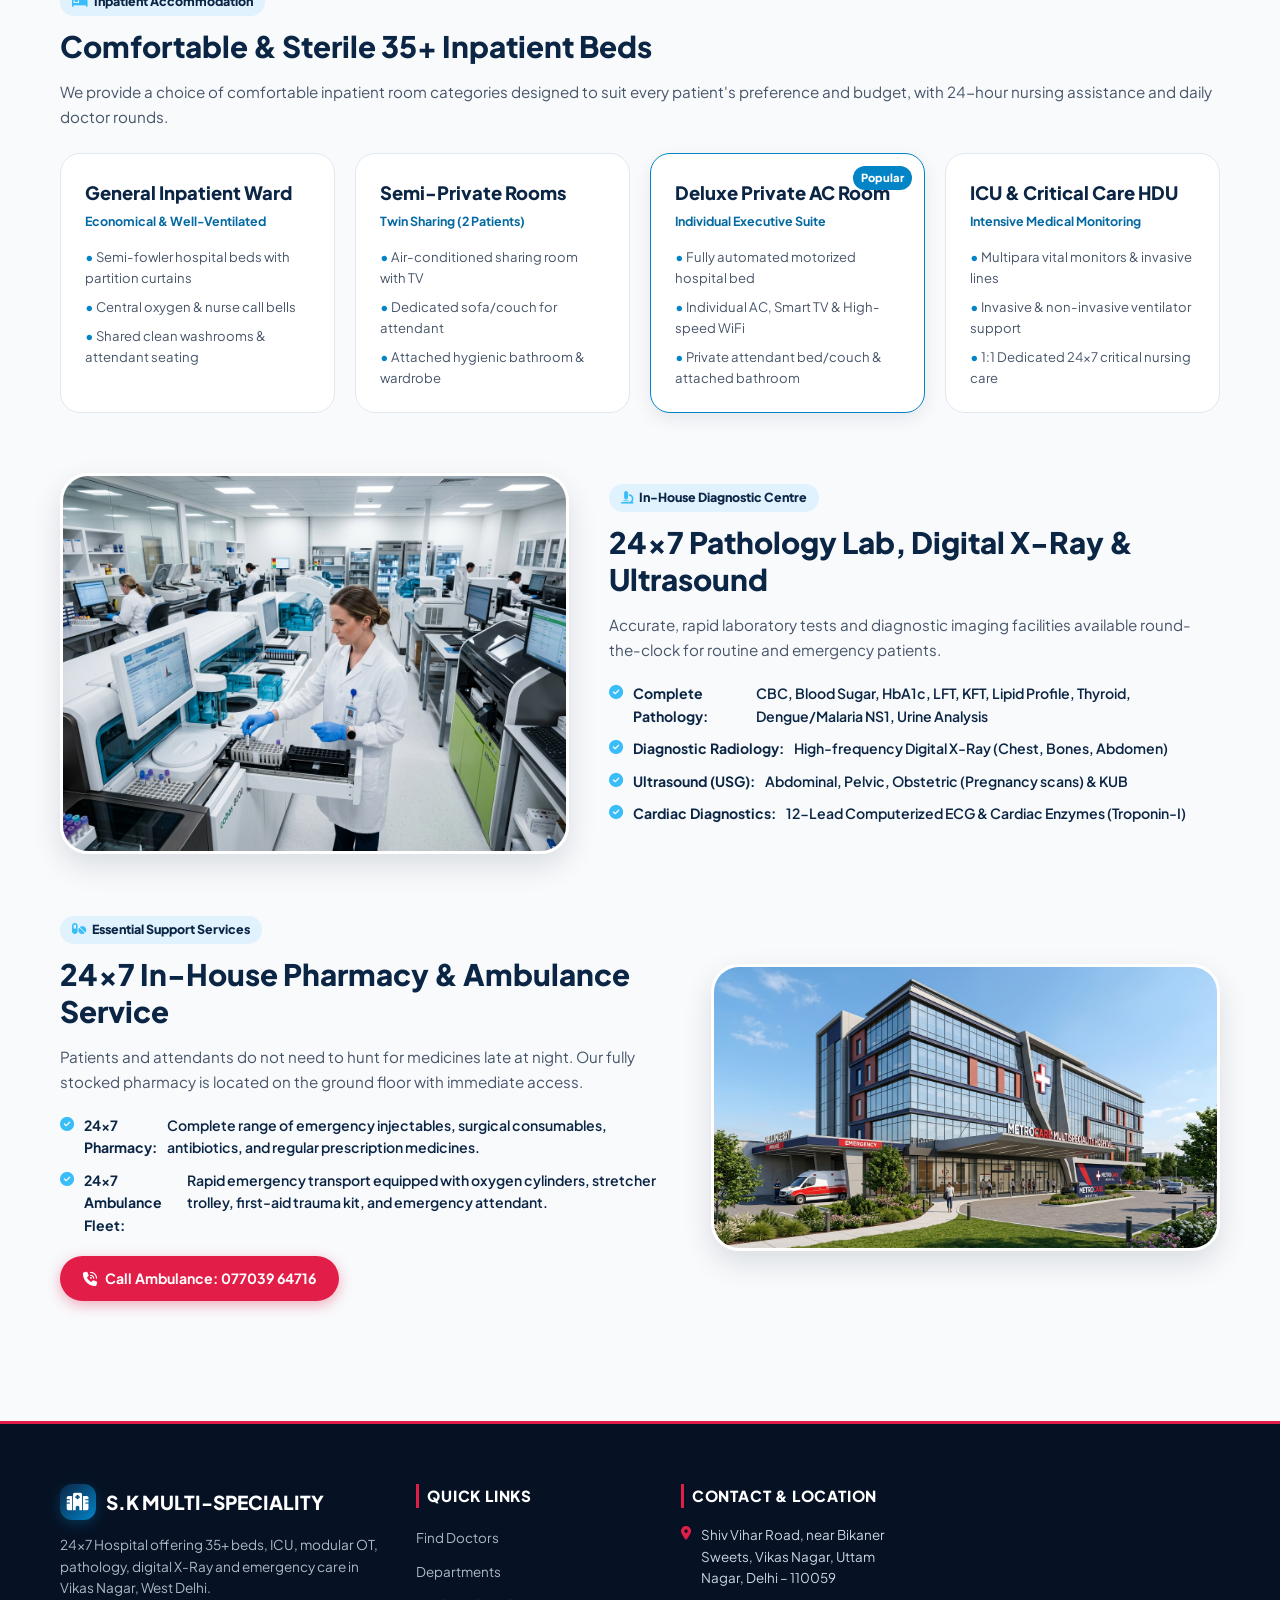
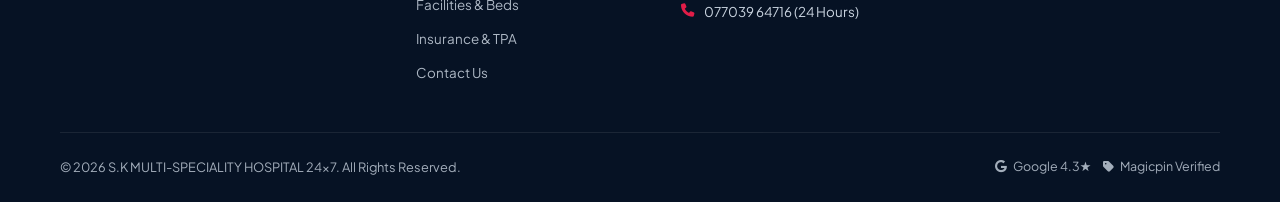
<file: facilities.html>
<!DOCTYPE html>
<html lang="en">
<head>
  <meta charset="UTF-8">
  <meta name="viewport" content="width=device-width, initial-scale=1.0">
  <title>Hospital Facilities, ICU, OT & Beds | S.K MULTI-SPECIALITY HOSPITAL 24×7</title>
  <meta name="description" content="Explore state-of-the-art facilities at S.K Multi-Speciality Hospital: 35+ Inpatient Beds, Critical Care ICU/HDU, Modular OT, 24x7 Pathology Lab, Digital X-Ray, 24x7 Pharmacy & Ambulance.">
  
  <!-- Google Fonts -->
  <link rel="preconnect" href="https://fonts.googleapis.com">
  <link rel="preconnect" href="https://fonts.gstatic.com" crossorigin>
  <link href="https://fonts.googleapis.com/css2?family=Plus+Jakarta+Sans:wght@400;500;600;700;800&family=Inter:wght@400;500;600;700&display=swap" rel="stylesheet">
  
  <!-- FontAwesome Icons -->
  <link rel="stylesheet" href="https://cdnjs.cloudflare.com/ajax/libs/font-awesome/6.5.1/css/all.min.css">
  
  <link rel="stylesheet" href="style.css">
</head>
<body>

  <!-- Top Utility Bar -->
  <div class="top-bar">
    <div class="container top-bar-inner">
      <div class="top-nav-links">
        <a href="doctors.html"><i class="fa-solid fa-user-doctor"></i> Find a Doctor</a>
        <a href="about.html"><i class="fa-solid fa-circle-info"></i> About Hospital</a>
        <a href="departments.html"><i class="fa-solid fa-stethoscope"></i> Departments</a>
        <a href="facilities.html" class="active"><i class="fa-solid fa-hospital-user"></i> Facilities & ICU</a>
        <a href="insurance-packages.html"><i class="fa-solid fa-shield-halved"></i> Insurance & TPA</a>
        <a href="blog.html"><i class="fa-solid fa-newspaper"></i> Health Blog</a>
        <a href="contact.html"><i class="fa-solid fa-phone"></i> Contact & Location</a>
      </div>
      <div class="top-right-actions">
        <div class="top-badge-247">
          <span class="pulse-dot"></span> Open 24 Hours / 24×7
        </div>
        <a href="tel:07703964716" class="top-phone-link">
          <i class="fa-solid fa-phone-volume"></i> 077039 64716
        </a>
        <button class="emergency-sos-btn" onclick="openEmergencyModal()" title="24x7 Emergency Services">
          <i class="fa-solid fa-truck-medical"></i>
          <span class="sos-pulse"></span>
        </button>
      </div>
    </div>
  </div>

  <!-- Main Navigation Header -->
  <header class="main-header" id="mainHeader">
    <div class="container header-container">
      <a href="index.html" class="brand-logo">
        <div class="logo-symbol">
          <i class="fa-solid fa-hospital"></i>
        </div>
        <div class="logo-text">
          <span class="logo-name">S.K MULTI-SPECIALITY HOSPITAL</span>
          <span class="logo-sub"><span class="badge-247-inline">24×7</span> MULTISPECIALITY CARE • WEST DELHI</span>
        </div>
      </a>

      <div class="mobile-header-tools">
        <a href="tel:07703964716" class="mobile-call-btn" aria-label="Call Hospital">
          <i class="fa-solid fa-phone"></i>
        </a>
        <button class="mobile-sos-btn" onclick="openEmergencyModal()" aria-label="Emergency">
          <i class="fa-solid fa-truck-medical"></i>
        </button>
        <button class="hamburger-menu" id="hamburgerBtn" onclick="toggleMobileMenu()" aria-label="Toggle menu">
          <span></span>
          <span></span>
          <span></span>
        </button>
      </div>

      <nav class="desktop-nav" id="desktopNav">
        <ul class="nav-list">
          <li><a href="index.html">Home</a></li>
          <li><a href="about.html">About Us</a></li>
          <li><a href="doctors.html">Doctors</a></li>
          <li><a href="departments.html">Specialities</a></li>
          <li><a href="facilities.html" style="color: var(--teal-primary); font-weight:700;">Facilities</a></li>
          <li><a href="insurance-packages.html">Insurance & TPA</a></li>
          <li><a href="blog.html">Health Blog</a></li>
          <li><a href="contact.html">Contact</a></li>
        </ul>
      </nav>
    </div>
  
    <!-- Fortis-style Header Action Sub-Strip -->
    <div class="fortis-action-substrip">
      <div class="container fortis-substrip-inner">
        <button class="substrip-action-link" onclick="openCallbackModal()">
          <i class="fa-solid fa-phone-volume"></i> Request a Callback
        </button>
        <button class="substrip-pill-btn" onclick="openBookingModal()">
          <i class="fa-regular fa-calendar-days"></i> Book Appointment
        </button>
        <button class="substrip-action-link" onclick="openHealthCheckModal()">
          <i class="fa-solid fa-stethoscope"></i> Get Health Checkup
        </button>
      </div>
    </div>
  </header>

    <!-- Mobile Drawer Menu (Fortis Style) -->
  <div class="mobile-drawer" id="mobileDrawer">
    <!-- Clean White Header with Brand and Close button -->
    <div class="mobile-drawer-header">
      <div class="drawer-brand">
        <div class="drawer-brand-icon"><i class="fa-solid fa-hospital"></i></div>
        <span class="drawer-brand-name">S.K Hospital</span>
      </div>
      <button class="close-drawer-btn" onclick="toggleMobileMenu()" aria-label="Close menu">&times;</button>
    </div>

    <!-- Drawer Body -->
    <div class="mobile-drawer-body">
      
      <!-- Top Circular Action Grid (Fortis 3 + 2 layout) -->
      <div class="drawer-quick-circles-grid">
        <!-- Row 1: 3 Circles -->
        <div class="drawer-circles-row">
          <a href="facilities.html" class="drawer-circle-item" onclick="toggleMobileMenu()">
            <div class="circle-bubble bubble-blue">
              <i class="fa-solid fa-bed-pulse"></i>
            </div>
            <span class="circle-label">Hospitals</span>
          </a>

          <a href="departments.html" class="drawer-circle-item" onclick="toggleMobileMenu()">
            <div class="circle-bubble bubble-purple">
              <i class="fa-solid fa-heart-pulse"></i>
            </div>
            <span class="circle-label">Specialities</span>
          </a>

          <a href="doctors.html" class="drawer-circle-item" onclick="toggleMobileMenu()">
            <div class="circle-bubble bubble-peach">
              <i class="fa-solid fa-user-doctor"></i>
            </div>
            <span class="circle-label">Find a Doctor</span>
          </a>
        </div>

        <!-- Row 2: 2 Centered Circles -->
        <div class="drawer-circles-row centered-row">
          <a href="insurance-packages.html" class="drawer-circle-item" onclick="toggleMobileMenu()">
            <div class="circle-bubble bubble-green">
              <i class="fa-solid fa-shield-halved"></i>
            </div>
            <span class="circle-label">Ayushman & TPA</span>
          </a>

          <a href="blog.html" class="drawer-circle-item" onclick="toggleMobileMenu()">
            <div class="circle-bubble bubble-amber">
              <i class="fa-solid fa-newspaper"></i>
            </div>
            <span class="circle-label">Health Blog</span>
          </a>
        </div>
      </div>

      <!-- Vertical List with outline colored icons & chevrons (Fortis Style) -->
      <ul class="drawer-nav-vertical-list">
        <li class="drawer-nav-item">
          <a href="departments.html" onclick="toggleMobileMenu()">
            <div class="d-item-left">
              <span class="d-item-icon d-icon-green"><i class="fa-solid fa-hospital-user"></i></span>
              <span>Our Centres of Excellence</span>
            </div>
            <i class="fa-solid fa-chevron-right d-item-chevron"></i>
          </a>
        </li>

        <li class="drawer-nav-item">
          <a href="facilities.html" onclick="toggleMobileMenu()">
            <div class="d-item-left">
              <span class="d-item-icon d-icon-purple"><i class="fa-solid fa-bed"></i></span>
              <span>Patient Corner & Facilities</span>
            </div>
            <i class="fa-solid fa-chevron-right d-item-chevron"></i>
          </a>
        </li>

        <li class="drawer-nav-item">
          <a href="blog.html" onclick="toggleMobileMenu()">
            <div class="d-item-left">
              <span class="d-item-icon d-icon-blue"><i class="fa-regular fa-newspaper"></i></span>
              <span>Health Blog & Media Center</span>
            </div>
            <i class="fa-solid fa-chevron-right d-item-chevron"></i>
          </a>
        </li>

        <li class="drawer-nav-item">
          <a href="about.html" onclick="toggleMobileMenu()">
            <div class="d-item-left">
              <span class="d-item-icon d-icon-info"><i class="fa-solid fa-circle-info"></i></span>
              <span>About Us</span>
            </div>
            <i class="fa-solid fa-chevron-right d-item-chevron"></i>
          </a>
        </li>

        <li class="drawer-nav-item">
          <a href="contact.html" onclick="toggleMobileMenu()">
            <div class="d-item-left">
              <span class="d-item-icon d-icon-mail"><i class="fa-regular fa-envelope"></i></span>
              <span>Contact Us & Location</span>
            </div>
            <i class="fa-solid fa-chevron-right d-item-chevron"></i>
          </a>
        </li>

        <li class="drawer-nav-item">
          <a href="insurance-packages.html" onclick="toggleMobileMenu()">
            <div class="d-item-left">
              <span class="d-item-icon d-icon-globe"><i class="fa-solid fa-shield-halved"></i></span>
              <span>Cashless TPA & Ayushman PM-JAY</span>
            </div>
            <i class="fa-solid fa-chevron-right d-item-chevron"></i>
          </a>
        </li>
      </ul>

      <div class="drawer-address-footer">
        <p><i class="fa-solid fa-location-dot text-red"></i> <strong>S.K Multi-Speciality Hospital</strong><br>Shiv Vihar Road, near Bikaner Sweets, Vikas Nagar, Uttam Nagar, Delhi – 110059</p>
      </div>

    </div>
  </div>
  </div>


  <main>
    <!-- Page Header Banner -->
    <section class="page-title-banner">
      <div class="container">
        <div class="banner-breadcrumbs">
          <a href="index.html">Home</a> <span>/</span> <span>Hospital Facilities & Infrastructure</span>
        </div>
        <h1 class="page-main-heading">Modern Infrastructure, ICU, OT & 24×7 Services</h1>
        <p class="page-lead-text">
          Designed to provide safe, sterile, patient-centered care equipped with 35+ inpatient beds, intensive care units, modular operation theatre, diagnostics, and in-house pharmacy.
        </p>
      </div>
    </section>

    <!-- Facilities Overview Highlights -->
    <section class="facility-metrics-strip">
      <div class="container">
        <div class="metrics-four-grid">
          <div class="f-metric-card">
            <i class="fa-solid fa-bed-pulse text-teal"></i>
            <div class="f-metric-val">35+</div>
            <div class="f-metric-lbl">Inpatient Beds</div>
            <p>General, Semi-Private & Deluxe AC Rooms</p>
          </div>
          <div class="f-metric-card">
            <i class="fa-solid fa-heart-pulse text-red"></i>
            <div class="f-metric-val">24×7</div>
            <div class="f-metric-lbl">ICU & Emergency</div>
            <p>Ventilators, Multipara Vital Monitors</p>
          </div>
          <div class="f-metric-card">
            <i class="fa-solid fa-flask-vial text-teal"></i>
            <div class="f-metric-val">100%</div>
            <div class="f-metric-lbl">In-House Pathology</div>
            <p>Automated Blood Analyzers & Fast Reports</p>
          </div>
          <div class="f-metric-card">
            <i class="fa-solid fa-truck-medical text-red"></i>
            <div class="f-metric-val">24 Hours</div>
            <div class="f-metric-lbl">Ambulance Support</div>
            <p>Oxygen & Emergency Life Support</p>
          </div>
        </div>
      </div>
    </section>

    <!-- Detailed Facility Sections -->
    <section class="facilities-detail-section">
      <div class="container">
        
        <!-- 1. ICU & Critical Care Unit -->
        <div class="facility-showcase-row" id="icu">
          <div class="f-image-col">
            <img src="images/emergency_icu.jpg" alt="Critical Care ICU & HDU S.K Hospital" class="f-showcase-img" loading="lazy">
          </div>
          <div class="f-content-col">
            <div class="f-tag"><i class="fa-solid fa-heart-pulse text-red"></i> Intensive Care Unit (ICU & HDU)</div>
            <h2>24×7 Critical Care, Ventilator & HDU Beds</h2>
            <p>Our Intensive Care Unit is designed for critically ill patients requiring continuous medical intervention, cardiac stabilization, post-operative monitoring, and mechanical ventilation.</p>
            
            <ul class="f-feature-checklist">
              <li><i class="fa-solid fa-circle-check text-teal"></i> Advanced invasive & non-invasive mechanical ventilators</li>
              <li><i class="fa-solid fa-circle-check text-teal"></i> Multi-parameter vital monitors (ECG, SpO2, NIBP, EtCO2)</li>
              <li><i class="fa-solid fa-circle-check text-teal"></i> Central continuous oxygen & medical suction pipelines</li>
              <li><i class="fa-solid fa-circle-check text-teal"></i> 1:1 dedicated trained critical care nursing staff</li>
              <li><i class="fa-solid fa-circle-check text-teal"></i> Crash carts with defibrillator & emergency resuscitation drugs</li>
            </ul>
          </div>
        </div>

        <!-- 2. Modular Operation Theatre (OT) -->
        <div class="facility-showcase-row reverse-row" id="ot">
          <div class="f-image-col">
            <img src="images/hero_hospital.jpg" alt="Modular Operation Theatre S.K Hospital" class="f-showcase-img" loading="lazy">
          </div>
          <div class="f-content-col">
            <div class="f-tag"><i class="fa-solid fa-scalpel text-teal"></i> Advanced Surgical Facility</div>
            <h2>Ultra-Clean Modular Operation Theatre (OT)</h2>
            <p>Equipped to perform laparoscopic, general surgical, orthopaedic trauma, and gynaecological procedures adhering to strict infection control and sterile protocols.</p>
            
            <ul class="f-feature-checklist">
              <li><i class="fa-solid fa-circle-check text-teal"></i> High-definition HD Laparoscopic Surgical Tower</li>
              <li><i class="fa-solid fa-circle-check text-teal"></i> C-Arm Digital Fluoroscopy for Orthopaedic Fracture fixation</li>
              <li><i class="fa-solid fa-circle-check text-teal"></i> Advanced Anaesthesia Workstation & recovery bay</li>
              <li><i class="fa-solid fa-circle-check text-teal"></i> Electro-surgical cautery and vessel sealers</li>
              <li><i class="fa-solid fa-circle-check text-teal"></i> Autoclave & sterile processing department (CSSD)</li>
            </ul>
          </div>
        </div>

        <!-- 3. Inpatient Bed Categories -->
        <div class="facility-showcase-row full-width-row" id="beds">
          <div class="f-content-col full-width-content">
            <div class="f-tag"><i class="fa-solid fa-bed text-teal"></i> Inpatient Accommodation</div>
            <h2>Comfortable & Sterile 35+ Inpatient Beds</h2>
            <p>We provide a choice of comfortable inpatient room categories designed to suit every patient's preference and budget, with 24-hour nursing assistance and daily doctor rounds.</p>
            
            <div class="bed-categories-grid">
              <div class="bed-card">
                <h3>General Inpatient Ward</h3>
                <span class="bed-sub">Economical & Well-Ventilated</span>
                <ul>
                  <li>Semi-fowler hospital beds with partition curtains</li>
                  <li>Central oxygen & nurse call bells</li>
                  <li>Shared clean washrooms & attendant seating</li>
                </ul>
              </div>
              <div class="bed-card">
                <h3>Semi-Private Rooms</h3>
                <span class="bed-sub">Twin Sharing (2 Patients)</span>
                <ul>
                  <li>Air-conditioned sharing room with TV</li>
                  <li>Dedicated sofa/couch for attendant</li>
                  <li>Attached hygienic bathroom & wardrobe</li>
                </ul>
              </div>
              <div class="bed-card featured-bed">
                <div class="bed-highlight-tag">Popular</div>
                <h3>Deluxe Private AC Room</h3>
                <span class="bed-sub">Individual Executive Suite</span>
                <ul>
                  <li>Fully automated motorized hospital bed</li>
                  <li>Individual AC, Smart TV & High-speed WiFi</li>
                  <li>Private attendant bed/couch & attached bathroom</li>
                </ul>
              </div>
              <div class="bed-card">
                <h3>ICU & Critical Care HDU</h3>
                <span class="bed-sub">Intensive Medical Monitoring</span>
                <ul>
                  <li>Multipara vital monitors & invasive lines</li>
                  <li>Invasive & non-invasive ventilator support</li>
                  <li>1:1 Dedicated 24x7 critical nursing care</li>
                </ul>
              </div>
            </div>
          </div>
        </div>

        <!-- 4. Diagnostics, Pathology Lab & Imaging -->
        <div class="facility-showcase-row" id="diagnostics">
          <div class="f-image-col">
            <img src="images/diagnostics_lab.jpg" alt="Pathology & Diagnostic Laboratory S.K Hospital" class="f-showcase-img" loading="lazy">
          </div>
          <div class="f-content-col">
            <div class="f-tag"><i class="fa-solid fa-microscope text-teal"></i> In-House Diagnostic Centre</div>
            <h2>24×7 Pathology Lab, Digital X-Ray & Ultrasound</h2>
            <p>Accurate, rapid laboratory tests and diagnostic imaging facilities available round-the-clock for routine and emergency patients.</p>
            
            <ul class="f-feature-checklist">
              <li><i class="fa-solid fa-circle-check text-teal"></i> <strong>Complete Pathology:</strong> CBC, Blood Sugar, HbA1c, LFT, KFT, Lipid Profile, Thyroid, Dengue/Malaria NS1, Urine Analysis</li>
              <li><i class="fa-solid fa-circle-check text-teal"></i> <strong>Diagnostic Radiology:</strong> High-frequency Digital X-Ray (Chest, Bones, Abdomen)</li>
              <li><i class="fa-solid fa-circle-check text-teal"></i> <strong>Ultrasound (USG):</strong> Abdominal, Pelvic, Obstetric (Pregnancy scans) & KUB</li>
              <li><i class="fa-solid fa-circle-check text-teal"></i> <strong>Cardiac Diagnostics:</strong> 12-Lead Computerized ECG & Cardiac Enzymes (Troponin-I)</li>
            </ul>
          </div>
        </div>

        <!-- 5. 24x7 Pharmacy & Ambulance -->
        <div class="facility-showcase-row reverse-row" id="pharmacy-ambulance">
          <div class="f-image-col">
            <img src="images/hero_hospital.jpg" alt="24x7 In-House Pharmacy and Ambulance Support" class="f-showcase-img" loading="lazy">
          </div>
          <div class="f-content-col">
            <div class="f-tag"><i class="fa-solid fa-pills text-teal"></i> Essential Support Services</div>
            <h2>24×7 In-House Pharmacy & Ambulance Service</h2>
            <p>Patients and attendants do not need to hunt for medicines late at night. Our fully stocked pharmacy is located on the ground floor with immediate access.</p>
            
            <ul class="f-feature-checklist">
              <li><i class="fa-solid fa-circle-check text-teal"></i> <strong>24×7 Pharmacy:</strong> Complete range of emergency injectables, surgical consumables, antibiotics, and regular prescription medicines.</li>
              <li><i class="fa-solid fa-circle-check text-teal"></i> <strong>24×7 Ambulance Fleet:</strong> Rapid emergency transport equipped with oxygen cylinders, stretcher trolley, first-aid trauma kit, and emergency attendant.</li>
            </ul>

            <div class="ambulance-direct-box">
              <a href="tel:07703964716" class="btn btn-emergency-red">
                <i class="fa-solid fa-phone-volume"></i> Call Ambulance: 077039 64716
              </a>
            </div>
          </div>
        </div>

      </div>
    </section>
  </main>

  <!-- Footer -->
  <footer class="site-footer">
    <div class="container footer-container">
      <div class="footer-grid">
        <div class="footer-col">
          <div class="footer-brand-wrap">
            <div class="logo-symbol small"><i class="fa-solid fa-hospital"></i></div>
            <span class="footer-brand-title">S.K MULTI-SPECIALITY</span>
          </div>
          <p class="footer-about-text">24×7 Hospital offering 35+ beds, ICU, modular OT, pathology, digital X-Ray and emergency care in Vikas Nagar, West Delhi.</p>
        </div>
        <div class="footer-col">
          <h4 class="footer-col-title">Quick Links</h4>
          <ul class="footer-links">
            <li><a href="doctors.html">Find Doctors</a></li>
            <li><a href="departments.html">Departments</a></li>
            <li><a href="facilities.html">Facilities & Beds</a></li>
            <li><a href="insurance-packages.html">Insurance & TPA</a></li>
            <li><a href="contact.html">Contact Us</a></li>
          </ul>
        </div>
        <div class="footer-col">
          <h4 class="footer-col-title">Contact & Location</h4>
          <ul class="footer-contact-list">
            <li><i class="fa-solid fa-location-dot"></i><span>Shiv Vihar Road, near Bikaner Sweets, Vikas Nagar, Uttam Nagar, Delhi – 110059</span></li>
            <li><i class="fa-solid fa-phone"></i><a href="tel:07703964716">077039 64716 (24 Hours)</a></li>
          </ul>
        </div>
      </div>
      <div class="footer-bottom-bar">
        <div class="footer-bottom-left">
          <p>&copy; 2026 S.K MULTI-SPECIALITY HOSPITAL 24×7. All Rights Reserved.</p>
        </div>
        <div class="footer-bottom-badges">
          <span class="f-badge"><i class="fa-brands fa-google text-red"></i> Google 4.3★</span>
          <span class="f-badge"><i class="fa-solid fa-tag text-red"></i> Magicpin Verified</span>
        </div>
      </div>
    </div>
  </footer>

  <!-- Floating WhatsApp Chat Widget -->
  <a href="https://wa.me/917703964716?text=Hello%20SK%20Multi-Speciality%20Hospital,%20I%20would%20like%20to%20inquire%20about%20medical%20services." target="_blank" class="floating-whatsapp-btn" aria-label="Chat on WhatsApp" title="Chat with S.K Hospital on WhatsApp">
    <i class="fa-brands fa-whatsapp"></i>
    <span class="wa-tooltip">WhatsApp Us (24x7)</span>
  </a>

  <!-- Mobile Bottom Sticky Navigation -->
  <div class="mobile-bottom-nav">
    <button class="mobile-bottom-item" onclick="openCallbackModal()">
      <i class="fa-solid fa-phone-volume text-navy"></i>
      <span>Request a Callback</span>
    </button>
    
    <!-- Central Floating Action Button -->
    <div class="mobile-fab-wrap">
      <button class="mobile-fab-btn" onclick="openBookingModal()" aria-label="Book Appointment">
        <i class="fa-regular fa-calendar-days"></i>
      </button>
      <span class="fab-label">Book Appointment</span>
    </div>

    <button class="mobile-bottom-item" onclick="openHealthCheckModal()">
      <i class="fa-solid fa-stethoscope text-navy"></i>
      <span>Get Health Checkup</span>
    </button>
  </div>

  <!-- ==================== INTERACTIVE MODALS ==================== -->

  <!-- 1. Appointment Booking Modal -->
  <div class="modal-overlay" id="bookingModal">
    <div class="modal-box modal-lg">
      <div class="modal-header">
        <div class="modal-title-group">
          <i class="fa-regular fa-calendar-check text-red modal-head-icon"></i>
          <div>
            <h3>Book Doctor Appointment</h3>
            <p>S.K MULTI-SPECIALITY HOSPITAL 24×7 (Vikas Nagar, Uttam Nagar)</p>
          </div>
        </div>
        <button class="close-modal-btn" onclick="closeModal('bookingModal')">&times;</button>
      </div>

      <div class="modal-body">
        <form id="appointmentForm" onsubmit="submitAppointment(event)">
          <div class="form-step active" id="bookingStep1">
            <h4 class="form-section-title">1. Hospital Details & Speciality</h4>
            <div class="form-grid">
              <div class="form-group">
                <label for="modalHospital"><i class="fa-solid fa-hospital text-navy"></i> Hospital Facility</label>
                <select id="modalHospital" required>
                  <option value="S.K Multi-Speciality Hospital (Shiv Vihar Road, Vikas Nagar)" selected>S.K Multi-Speciality Hospital (Shiv Vihar Road, near Bikaner Sweets, Vikas Nagar, Delhi)</option>
                </select>
              </div>

              <div class="form-group">
                <label for="modalSpeciality"><i class="fa-solid fa-stethoscope text-red"></i> Medical Department</label>
                <select id="modalSpeciality" required onchange="filterDoctorsBySpeciality(this.value)">
                  <option value="">-- Select Department --</option>
                  <option value="General Medicine">General & Internal Medicine</option>
                  <option value="General Surgery">General & Laparoscopic Surgery</option>
                  <option value="Orthopaedics">Orthopaedics & Joint Care</option>
                  <option value="Gynaecology">Gynaecology & Obstetrics</option>
                  <option value="Paediatrics">Paediatrics & Child Health</option>
                  <option value="Cardiology">Cardiology / Heart Check</option>
                  <option value="Emergency Care">24x7 Emergency & Critical Care</option>
                </select>
              </div>
            </div>

            <div class="form-group">
              <label for="modalDoctor"><i class="fa-solid fa-user-doctor text-navy"></i> Select Specialist Doctor</label>
              <select id="modalDoctor" required>
                <option value="">-- Choose Specialist / Consultant --</option>
                <option value="Senior Consultant - General Medicine">Senior Consultant (General & Internal Medicine)</option>
                <option value="Consultant Surgeon - Laparoscopic & General Surgery">Consultant General & Laparoscopic Surgeon</option>
                <option value="Consultant Orthopaedic Surgeon">Consultant Orthopaedic & Fracture Specialist</option>
                <option value="Consultant Gynaecologist & Obstetrician">Consultant Gynaecologist & Obstetrician</option>
                <option value="Senior Paediatrician">Senior Paediatrician & Child Specialist</option>
                <option value="Duty Medical Officer (24x7 Emergency)">Duty Medical Officer (24×7 Emergency & Trauma Care)</option>
              </select>
            </div>

            <h4 class="form-section-title mt-form">2. Preferred Date & Time Slot</h4>
            <div class="form-grid">
              <div class="form-group">
                <label for="modalDate"><i class="fa-regular fa-calendar text-navy"></i> Appointment Date</label>
                <input type="date" id="modalDate" required>
              </div>
              <div class="form-group">
                <label for="modalSlot"><i class="fa-regular fa-clock text-red"></i> Preferred Slot</label>
                <select id="modalSlot" required>
                  <option value="09:00 AM - 11:00 AM">Morning: 09:00 AM - 11:00 AM</option>
                  <option value="11:00 AM - 01:00 PM" selected>Morning: 11:00 AM - 01:00 PM</option>
                  <option value="02:00 PM - 04:00 PM">Afternoon: 02:00 PM - 04:00 PM</option>
                  <option value="05:00 PM - 07:00 PM">Evening: 05:00 PM - 07:00 PM</option>
                  <option value="07:00 PM - 09:00 PM">Evening: 07:00 PM - 09:00 PM</option>
                  <option value="24x7 Emergency Walk-in">24x7 Emergency / Immediate Walk-in</option>
                </select>
              </div>
            </div>

            <h4 class="form-section-title mt-form">3. Patient Contact Information</h4>
            <div class="form-grid">
              <div class="form-group">
                <label for="patientName"><i class="fa-regular fa-user text-navy"></i> Full Name *</label>
                <input type="text" id="patientName" placeholder="e.g. Rajesh Kumar" required>
              </div>
              <div class="form-group">
                <label for="patientPhone"><i class="fa-solid fa-phone text-red"></i> Mobile Phone *</label>
                <input type="tel" id="patientPhone" placeholder="e.g. 9876543210" pattern="[0-9]{10}" required>
              </div>
            </div>

            <div class="form-grid">
              <div class="form-group">
                <label for="patientEmail"><i class="fa-regular fa-envelope text-navy"></i> Email (Optional)</label>
                <input type="email" id="patientEmail" placeholder="e.g. patient@example.com">
              </div>
              <div class="form-group">
                <label for="consultType"><i class="fa-solid fa-hospital-user text-red"></i> Consultation Type</label>
                <select id="consultType">
                  <option value="In-Hospital OPD Visit">In-Hospital OPD Visit</option>
                  <option value="24x7 Emergency Admission">24x7 Emergency Admission</option>
                  <option value="Phone / WhatsApp Consultation">Phone / WhatsApp Assistance</option>
                </select>
              </div>
            </div>

            <div class="modal-footer-btns">
              <button type="button" class="btn btn-outline" onclick="closeModal('bookingModal')">Cancel</button>
              <button type="submit" class="btn btn-primary"><i class="fa-regular fa-calendar-check"></i> Confirm Appointment</button>
            </div>
          </div>
        </form>

        <!-- Booking Confirmation Success Card -->
        <div class="booking-success-view" id="bookingSuccessView" style="display:none;">
          <div class="success-icon-badge">
            <i class="fa-solid fa-circle-check"></i>
          </div>
          <h3>Appointment Confirmed Successfully!</h3>
          <p>Your appointment reference number is <strong class="app-ref" id="confirmedAppId">SKH-2026-8941</strong></p>
          
          <div class="confirmation-ticket">
            <div class="ticket-row">
              <span class="t-lbl">Patient:</span>
              <span class="t-val" id="confPatientName">-</span>
            </div>
            <div class="ticket-row">
              <span class="t-lbl">Doctor/Dept:</span>
              <span class="t-val" id="confDoctor">-</span>
            </div>
            <div class="ticket-row">
              <span class="t-lbl">Hospital:</span>
              <span class="t-val" id="confHospital">S.K Multi-Speciality Hospital, Shiv Vihar Road, Vikas Nagar</span>
            </div>
            <div class="ticket-row">
              <span class="t-lbl">Date & Time:</span>
              <span class="t-val" id="confDateTime">-</span>
            </div>
          </div>

          <div class="success-actions">
            <button class="btn btn-navy" onclick="printAppointmentTicket()"><i class="fa-solid fa-print"></i> Download Slip</button>
            <a href="tel:07703964716" class="btn btn-primary"><i class="fa-solid fa-phone"></i> Call Hospital (077039 64716)</a>
          </div>
        </div>

      </div>
    </div>
  </div>

  <!-- 2. Emergency 24x7 SOS Modal -->
  <div class="modal-overlay" id="emergencyModal">
    <div class="modal-box modal-emergency">
      <div class="modal-header bg-emergency-red">
        <div class="modal-title-group text-white">
          <i class="fa-solid fa-truck-medical modal-head-icon text-white"></i>
          <div>
            <h3>24x7 Emergency & Critical Trauma Care</h3>
            <p>S.K MULTI-SPECIALITY HOSPITAL 24×7 • West Delhi</p>
          </div>
        </div>
        <button class="close-modal-btn text-white" onclick="closeModal('emergencyModal')">&times;</button>
      </div>
      <div class="modal-body">
        <div class="emergency-hotline-banner">
          <div class="hotline-icon"><i class="fa-solid fa-phone-volume"></i></div>
          <div>
            <span class="hotline-sub">24X7 EMERGENCY HELPLINE</span>
            <a href="tel:07703964716" class="hotline-number">077039 64716</a>
          </div>
        </div>

        <div class="emergency-quick-actions">
          <div class="em-action-box" onclick="triggerAmbulanceSimulation()">
            <div class="em-box-icon"><i class="fa-solid fa-map-location-dot"></i></div>
            <div class="em-box-info">
              <h4>Request Emergency Support / Ambulance</h4>
              <p>Hastsal, Vikas Nagar, Uttam Nagar & nearby West Delhi</p>
            </div>
            <i class="fa-solid fa-chevron-right em-arrow"></i>
          </div>

          <a href="tel:07703964716" class="em-action-box">
            <div class="em-box-icon"><i class="fa-solid fa-heart-crack text-red"></i></div>
            <div class="em-box-info">
              <h4>Direct Call to Emergency Duty Doctor</h4>
              <p>Immediate 24-hour medical consultation</p>
            </div>
            <i class="fa-solid fa-chevron-right em-arrow"></i>
          </a>

          <a href="https://wa.me/917703964716?text=EMERGENCY:%20I%20need%20immediate%20medical%20help%20at%20SK%20Hospital." target="_blank" class="em-action-box">
            <div class="em-box-icon"><i class="fa-brands fa-whatsapp text-red"></i></div>
            <div class="em-box-info">
              <h4>WhatsApp Emergency Alert</h4>
              <p>Share live location or patient condition immediately</p>
            </div>
            <i class="fa-solid fa-chevron-right em-arrow"></i>
          </a>
        </div>

        <div class="emergency-status-bar" id="ambulanceStatusBar" style="display:none;">
          <div class="spinner-loader"></div>
          <span id="ambulanceStatusText">Locating nearest available medical team...</span>
        </div>
      </div>
    </div>
  </div>

  <!-- 3. Medical Reports & Diagnostics Modal -->
  <div class="modal-overlay" id="reportPortalModal">
    <div class="modal-box">
      <div class="modal-header">
        <div class="modal-title-group">
          <i class="fa-solid fa-file-medical text-red modal-head-icon"></i>
          <div>
            <h3>Diagnostic Reports & Test Records</h3>
            <p>S.K MULTI-SPECIALITY HOSPITAL 24×7</p>
          </div>
        </div>
        <button class="close-modal-btn" onclick="closeModal('reportPortalModal')">&times;</button>
      </div>
      <div class="modal-body">
        <div class="report-lookup-box">
          <div class="form-group">
            <label for="reportUHID"><i class="fa-solid fa-id-card text-navy"></i> Patient Mobile No. or Patient ID</label>
            <input type="text" id="reportUHID" placeholder="e.g. 9876543210 or SKH-1049">
          </div>
          <button class="btn btn-navy btn-block" onclick="fetchSampleReports()">
            <i class="fa-solid fa-magnifying-glass"></i> Fetch My Lab Reports
          </button>
        </div>

        <div class="reports-results-view" id="reportsResultView" style="display:none; margin-top:20px;">
          <h4 class="results-title"><i class="fa-solid fa-folder-open text-navy"></i> Available Reports for Patient (ID: SKH-1049)</h4>
          <div class="report-items-list">
            <div class="report-item">
              <div class="rep-icon"><i class="fa-solid fa-file-pdf text-red"></i></div>
              <div class="rep-meta">
                <span class="rep-title">Complete Blood Count (CBC) & Blood Sugar</span>
                <span class="rep-date">S.K Hospital Diagnostic Lab</span>
              </div>
              <button class="btn btn-sm btn-outline" onclick="downloadSampleReport('CBC_Blood_Sugar_Report.pdf')"><i class="fa-solid fa-download"></i> PDF</button>
            </div>
            <div class="report-item">
              <div class="rep-icon"><i class="fa-solid fa-file-pdf text-red"></i></div>
              <div class="rep-meta">
                <span class="rep-title">Routine Lipid Profile & Liver Function Test</span>
                <span class="rep-date">Pathology Department</span>
              </div>
              <button class="btn btn-sm btn-outline" onclick="downloadSampleReport('Lipid_LFT_Report.pdf')"><i class="fa-solid fa-download"></i> PDF</button>
            </div>
          </div>
        </div>
      </div>
    </div>
  </div>

  <!-- 4. Request a Callback Modal -->
  <div class="modal-overlay" id="callbackModal">
    <div class="modal-box">
      <div class="modal-header">
        <div class="modal-title-group">
          <i class="fa-solid fa-headset text-navy modal-head-icon"></i>
          <div>
            <h3>Request a Callback</h3>
            <p>Our hospital staff will call you shortly</p>
          </div>
        </div>
        <button class="close-modal-btn" onclick="closeModal('callbackModal')">&times;</button>
      </div>
      <div class="modal-body">
        <form onsubmit="submitCallback(event)">
          <div class="form-group">
            <label for="cbName">Your Full Name *</label>
            <input type="text" id="cbName" placeholder="Enter your name" required>
          </div>
          <div class="form-group">
            <label for="cbPhone">Phone Number *</label>
            <input type="tel" id="cbPhone" placeholder="10-digit mobile number" pattern="[0-9]{10}" required>
          </div>
          <div class="form-group">
            <label for="cbDept">Department / Concern</label>
            <select id="cbDept">
              <option value="Doctor Appointment Inquiry">Doctor Appointment Inquiry</option>
              <option value="24x7 Emergency / Admission Inquiry">24x7 Emergency / Admission Inquiry</option>
              <option value="Diagnostic Lab & Blood Test">Diagnostic Lab & Blood Test</option>
              <option value="Surgery / Treatment Cost Inquiry">Surgery / Treatment Cost Inquiry</option>
            </select>
          </div>
          <button type="submit" class="btn btn-primary btn-block"><i class="fa-solid fa-paper-plane"></i> Request Call Now</button>
        </form>
      </div>
    </div>
  </div>

    <!-- Mobile Sticky Bottom Action Bar (Fortis Style) -->
  <div class="mobile-sticky-bottom-bar">
    <div class="bottom-bar-inner">
      <button class="m-bar-btn-text" onclick="openCallbackModal()">
        <i class="fa-solid fa-headset"></i>
        <span>Request Callback</span>
      </button>
      <button class="m-bar-btn-pill" onclick="openBookingModal()">
        <i class="fa-regular fa-calendar-days"></i>
        <span>Book Appointment</span>
      </button>
      <button class="m-bar-btn-text" onclick="openHealthCheckModal()">
        <i class="fa-solid fa-stethoscope"></i>
        <span>Health Checkup</span>
      </button>
    </div>
  </div>

  <!-- Toast Notification Container -->
  <div class="toast-container" id="toastContainer"></div>

  <script src="script.js"></script>
</body>
</html>
</file>
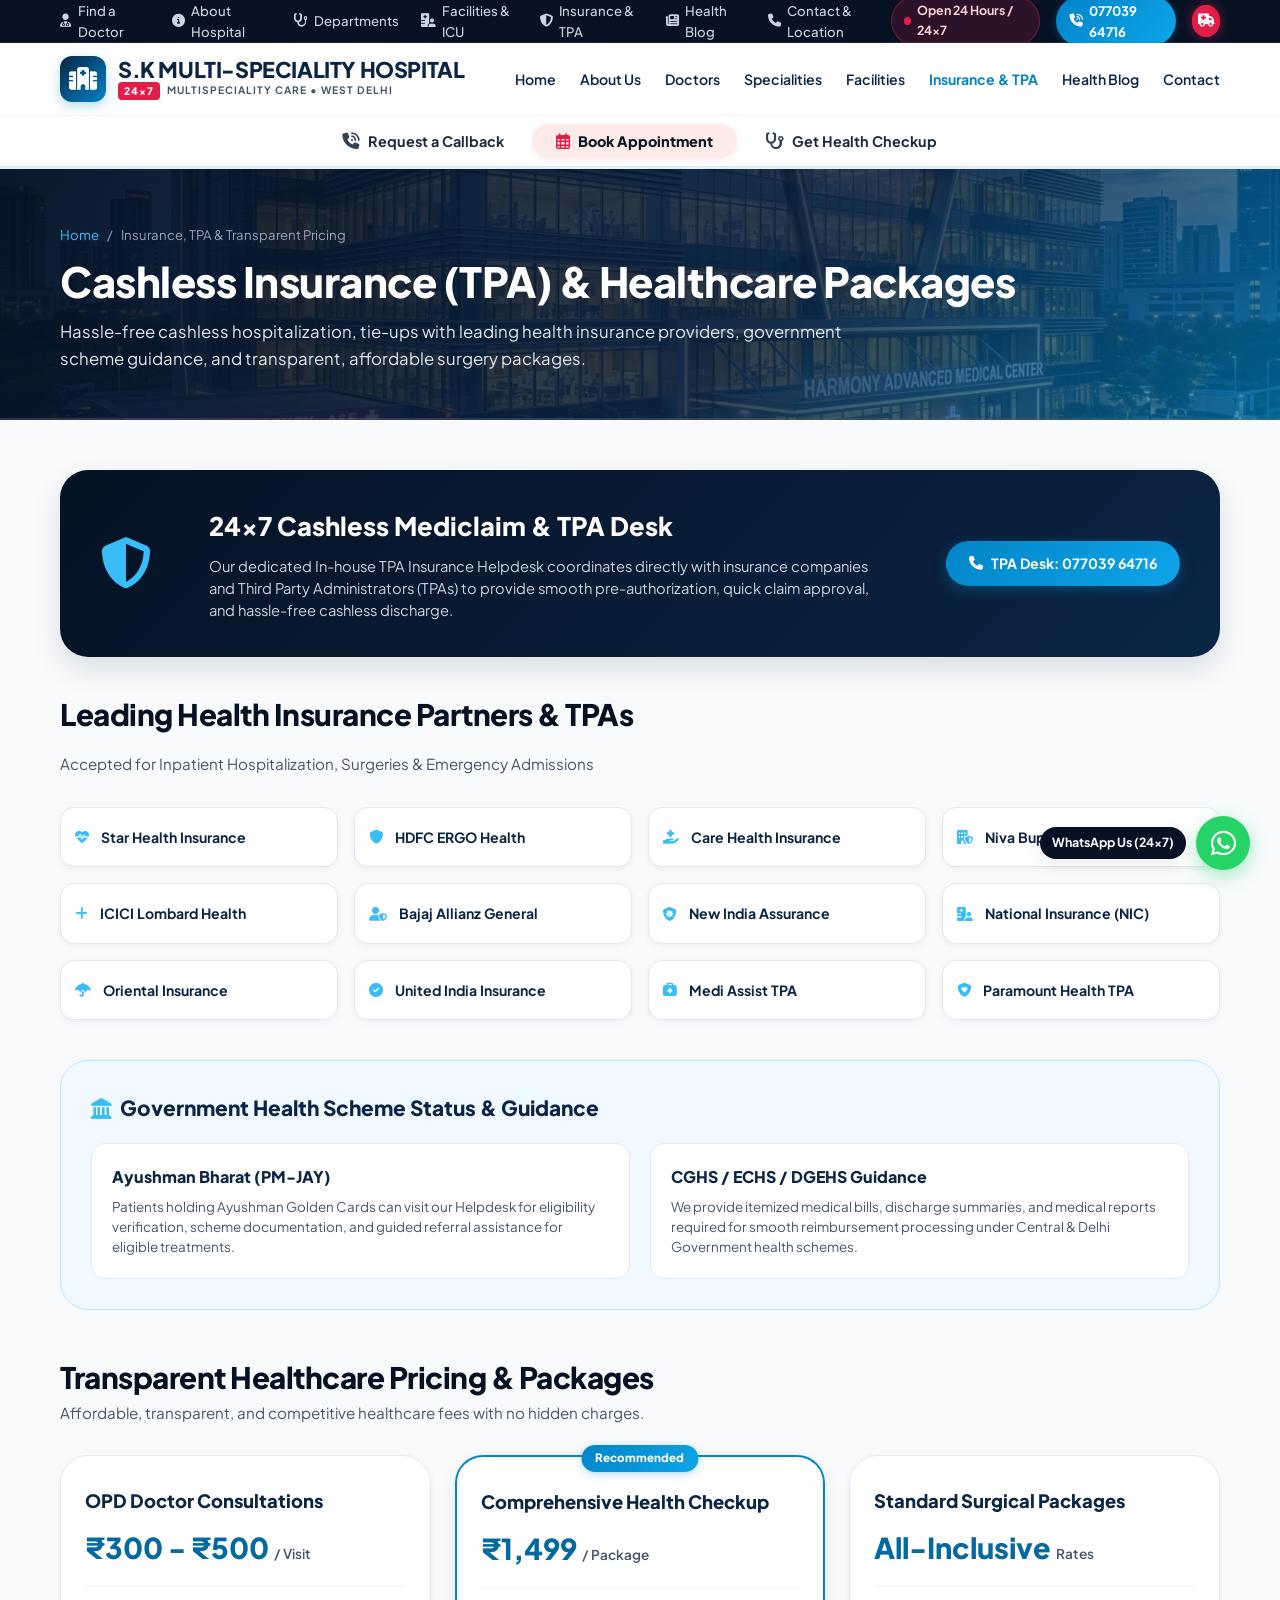
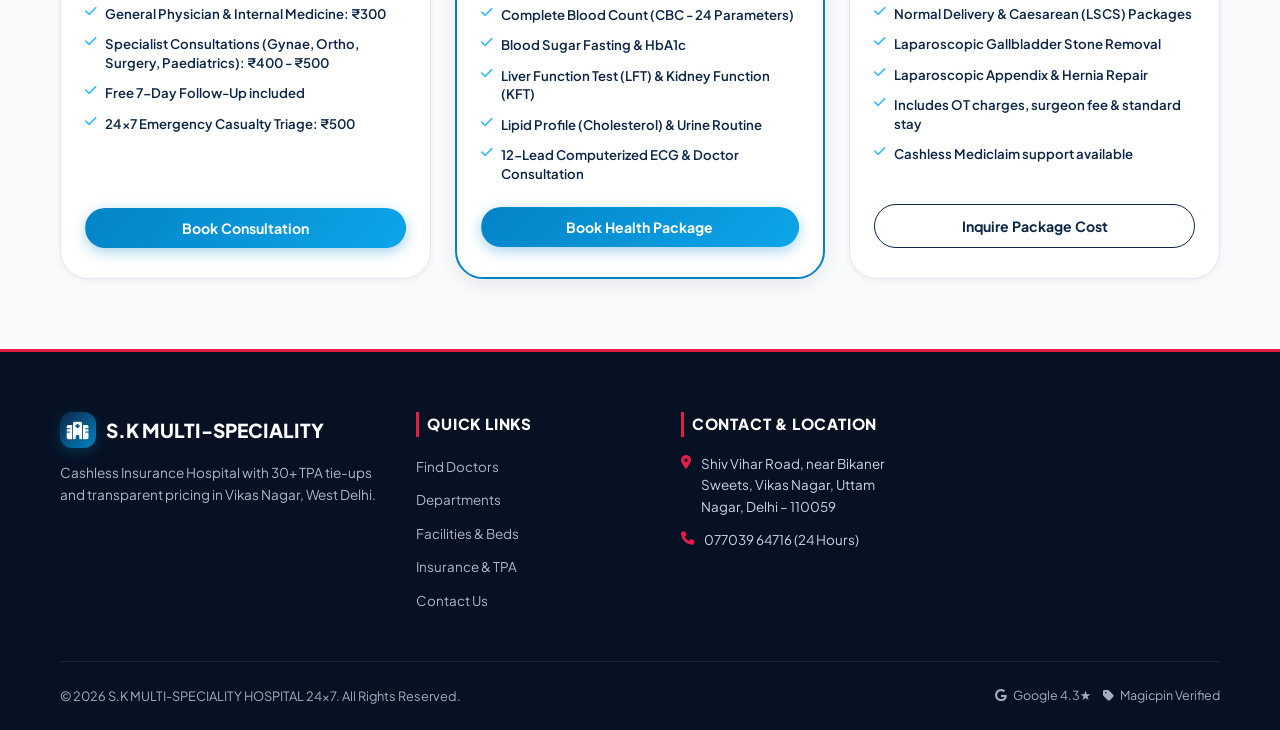
<file: insurance-packages.html>
<!DOCTYPE html>
<html lang="en">
<head>
  <meta charset="UTF-8">
  <meta name="viewport" content="width=device-width, initial-scale=1.0">
  <title>Insurance, TPA Cashless & Healthcare Packages | S.K MULTI-SPECIALITY HOSPITAL 24×7</title>
  <meta name="description" content="Cashless Mediclaim with 30+ Health Insurance TPAs, Ayushman Bharat helpdesk, affordable OPD consultation fees and transparent surgery packages at S.K Hospital, Vikas Nagar, Delhi.">
  
  <!-- Google Fonts -->
  <link rel="preconnect" href="https://fonts.googleapis.com">
  <link rel="preconnect" href="https://fonts.gstatic.com" crossorigin>
  <link href="https://fonts.googleapis.com/css2?family=Plus+Jakarta+Sans:wght@400;500;600;700;800&family=Inter:wght@400;500;600;700&display=swap" rel="stylesheet">
  
  <!-- FontAwesome Icons -->
  <link rel="stylesheet" href="https://cdnjs.cloudflare.com/ajax/libs/font-awesome/6.5.1/css/all.min.css">
  
  <link rel="stylesheet" href="style.css">
</head>
<body>

  <!-- Top Utility Bar -->
  <div class="top-bar">
    <div class="container top-bar-inner">
      <div class="top-nav-links">
        <a href="doctors.html"><i class="fa-solid fa-user-doctor"></i> Find a Doctor</a>
        <a href="about.html"><i class="fa-solid fa-circle-info"></i> About Hospital</a>
        <a href="departments.html"><i class="fa-solid fa-stethoscope"></i> Departments</a>
        <a href="facilities.html"><i class="fa-solid fa-hospital-user"></i> Facilities & ICU</a>
        <a href="insurance-packages.html" class="active"><i class="fa-solid fa-shield-halved"></i> Insurance & TPA</a>
        <a href="blog.html"><i class="fa-solid fa-newspaper"></i> Health Blog</a>
        <a href="contact.html"><i class="fa-solid fa-phone"></i> Contact & Location</a>
      </div>
      <div class="top-right-actions">
        <div class="top-badge-247">
          <span class="pulse-dot"></span> Open 24 Hours / 24×7
        </div>
        <a href="tel:07703964716" class="top-phone-link">
          <i class="fa-solid fa-phone-volume"></i> 077039 64716
        </a>
        <button class="emergency-sos-btn" onclick="openEmergencyModal()" title="24x7 Emergency Services">
          <i class="fa-solid fa-truck-medical"></i>
          <span class="sos-pulse"></span>
        </button>
      </div>
    </div>
  </div>

  <!-- Main Navigation Header -->
  <header class="main-header" id="mainHeader">
    <div class="container header-container">
      <a href="index.html" class="brand-logo">
        <div class="logo-symbol">
          <i class="fa-solid fa-hospital"></i>
        </div>
        <div class="logo-text">
          <span class="logo-name">S.K MULTI-SPECIALITY HOSPITAL</span>
          <span class="logo-sub"><span class="badge-247-inline">24×7</span> MULTISPECIALITY CARE • WEST DELHI</span>
        </div>
      </a>

      <div class="mobile-header-tools">
        <a href="tel:07703964716" class="mobile-call-btn" aria-label="Call Hospital">
          <i class="fa-solid fa-phone"></i>
        </a>
        <button class="mobile-sos-btn" onclick="openEmergencyModal()" aria-label="Emergency">
          <i class="fa-solid fa-truck-medical"></i>
        </button>
        <button class="hamburger-menu" id="hamburgerBtn" onclick="toggleMobileMenu()" aria-label="Toggle menu">
          <span></span>
          <span></span>
          <span></span>
        </button>
      </div>

      <nav class="desktop-nav" id="desktopNav">
        <ul class="nav-list">
          <li><a href="index.html">Home</a></li>
          <li><a href="about.html">About Us</a></li>
          <li><a href="doctors.html">Doctors</a></li>
          <li><a href="departments.html">Specialities</a></li>
          <li><a href="facilities.html">Facilities</a></li>
          <li><a href="insurance-packages.html" style="color: var(--teal-primary); font-weight:700;">Insurance & TPA</a></li>
          <li><a href="blog.html">Health Blog</a></li>
          <li><a href="contact.html">Contact</a></li>
        </ul>
      </nav>
    </div>
  
    <!-- Fortis-style Header Action Sub-Strip -->
    <div class="fortis-action-substrip">
      <div class="container fortis-substrip-inner">
        <button class="substrip-action-link" onclick="openCallbackModal()">
          <i class="fa-solid fa-phone-volume"></i> Request a Callback
        </button>
        <button class="substrip-pill-btn" onclick="openBookingModal()">
          <i class="fa-regular fa-calendar-days"></i> Book Appointment
        </button>
        <button class="substrip-action-link" onclick="openHealthCheckModal()">
          <i class="fa-solid fa-stethoscope"></i> Get Health Checkup
        </button>
      </div>
    </div>
  </header>

    <!-- Mobile Drawer Menu (Fortis Style) -->
  <div class="mobile-drawer" id="mobileDrawer">
    <!-- Clean White Header with Brand and Close button -->
    <div class="mobile-drawer-header">
      <div class="drawer-brand">
        <div class="drawer-brand-icon"><i class="fa-solid fa-hospital"></i></div>
        <span class="drawer-brand-name">S.K Hospital</span>
      </div>
      <button class="close-drawer-btn" onclick="toggleMobileMenu()" aria-label="Close menu">&times;</button>
    </div>

    <!-- Drawer Body -->
    <div class="mobile-drawer-body">
      
      <!-- Top Circular Action Grid (Fortis 3 + 2 layout) -->
      <div class="drawer-quick-circles-grid">
        <!-- Row 1: 3 Circles -->
        <div class="drawer-circles-row">
          <a href="facilities.html" class="drawer-circle-item" onclick="toggleMobileMenu()">
            <div class="circle-bubble bubble-blue">
              <i class="fa-solid fa-bed-pulse"></i>
            </div>
            <span class="circle-label">Hospitals</span>
          </a>

          <a href="departments.html" class="drawer-circle-item" onclick="toggleMobileMenu()">
            <div class="circle-bubble bubble-purple">
              <i class="fa-solid fa-heart-pulse"></i>
            </div>
            <span class="circle-label">Specialities</span>
          </a>

          <a href="doctors.html" class="drawer-circle-item" onclick="toggleMobileMenu()">
            <div class="circle-bubble bubble-peach">
              <i class="fa-solid fa-user-doctor"></i>
            </div>
            <span class="circle-label">Find a Doctor</span>
          </a>
        </div>

        <!-- Row 2: 2 Centered Circles -->
        <div class="drawer-circles-row centered-row">
          <a href="insurance-packages.html" class="drawer-circle-item" onclick="toggleMobileMenu()">
            <div class="circle-bubble bubble-green">
              <i class="fa-solid fa-shield-halved"></i>
            </div>
            <span class="circle-label">Ayushman & TPA</span>
          </a>

          <a href="blog.html" class="drawer-circle-item" onclick="toggleMobileMenu()">
            <div class="circle-bubble bubble-amber">
              <i class="fa-solid fa-newspaper"></i>
            </div>
            <span class="circle-label">Health Blog</span>
          </a>
        </div>
      </div>

      <!-- Vertical List with outline colored icons & chevrons (Fortis Style) -->
      <ul class="drawer-nav-vertical-list">
        <li class="drawer-nav-item">
          <a href="departments.html" onclick="toggleMobileMenu()">
            <div class="d-item-left">
              <span class="d-item-icon d-icon-green"><i class="fa-solid fa-hospital-user"></i></span>
              <span>Our Centres of Excellence</span>
            </div>
            <i class="fa-solid fa-chevron-right d-item-chevron"></i>
          </a>
        </li>

        <li class="drawer-nav-item">
          <a href="facilities.html" onclick="toggleMobileMenu()">
            <div class="d-item-left">
              <span class="d-item-icon d-icon-purple"><i class="fa-solid fa-bed"></i></span>
              <span>Patient Corner & Facilities</span>
            </div>
            <i class="fa-solid fa-chevron-right d-item-chevron"></i>
          </a>
        </li>

        <li class="drawer-nav-item">
          <a href="blog.html" onclick="toggleMobileMenu()">
            <div class="d-item-left">
              <span class="d-item-icon d-icon-blue"><i class="fa-regular fa-newspaper"></i></span>
              <span>Health Blog & Media Center</span>
            </div>
            <i class="fa-solid fa-chevron-right d-item-chevron"></i>
          </a>
        </li>

        <li class="drawer-nav-item">
          <a href="about.html" onclick="toggleMobileMenu()">
            <div class="d-item-left">
              <span class="d-item-icon d-icon-info"><i class="fa-solid fa-circle-info"></i></span>
              <span>About Us</span>
            </div>
            <i class="fa-solid fa-chevron-right d-item-chevron"></i>
          </a>
        </li>

        <li class="drawer-nav-item">
          <a href="contact.html" onclick="toggleMobileMenu()">
            <div class="d-item-left">
              <span class="d-item-icon d-icon-mail"><i class="fa-regular fa-envelope"></i></span>
              <span>Contact Us & Location</span>
            </div>
            <i class="fa-solid fa-chevron-right d-item-chevron"></i>
          </a>
        </li>

        <li class="drawer-nav-item">
          <a href="insurance-packages.html" onclick="toggleMobileMenu()">
            <div class="d-item-left">
              <span class="d-item-icon d-icon-globe"><i class="fa-solid fa-shield-halved"></i></span>
              <span>Cashless TPA & Ayushman PM-JAY</span>
            </div>
            <i class="fa-solid fa-chevron-right d-item-chevron"></i>
          </a>
        </li>
      </ul>

      <div class="drawer-address-footer">
        <p><i class="fa-solid fa-location-dot text-red"></i> <strong>S.K Multi-Speciality Hospital</strong><br>Shiv Vihar Road, near Bikaner Sweets, Vikas Nagar, Uttam Nagar, Delhi – 110059</p>
      </div>

    </div>
  </div>
  </div>


  <main>
    <!-- Page Header Banner -->
    <section class="page-title-banner">
      <div class="container">
        <div class="banner-breadcrumbs">
          <a href="index.html">Home</a> <span>/</span> <span>Insurance, TPA & Transparent Pricing</span>
        </div>
        <h1 class="page-main-heading">Cashless Insurance (TPA) & Healthcare Packages</h1>
        <p class="page-lead-text">
          Hassle-free cashless hospitalization, tie-ups with leading health insurance providers, government scheme guidance, and transparent, affordable surgery packages.
        </p>
      </div>
    </section>

    <!-- Cashless Insurance TPA Desk -->
    <section class="insurance-tpa-section">
      <div class="container">
        
        <div class="tpa-info-card">
          <div class="tpa-icon-box"><i class="fa-solid fa-shield-halved text-teal"></i></div>
          <div class="tpa-text-box">
            <h2>24×7 Cashless Mediclaim & TPA Desk</h2>
            <p>Our dedicated In-house TPA Insurance Helpdesk coordinates directly with insurance companies and Third Party Administrators (TPAs) to provide smooth pre-authorization, quick claim approval, and hassle-free cashless discharge.</p>
          </div>
          <div class="tpa-action">
            <a href="tel:07703964716" class="btn btn-primary"><i class="fa-solid fa-phone"></i> TPA Desk: 077039 64716</a>
          </div>
        </div>

        <!-- Insurance Partners Grid -->
        <h3 class="section-title text-center" style="margin: 40px 0 20px;">Leading Health Insurance Partners & TPAs</h3>
        <p class="section-subtitle text-center" style="margin-bottom: 30px;">Accepted for Inpatient Hospitalization, Surgeries & Emergency Admissions</p>

        <div class="insurance-logos-grid">
          <div class="ins-card"><i class="fa-solid fa-heart-pulse text-teal"></i> <span>Star Health Insurance</span></div>
          <div class="ins-card"><i class="fa-solid fa-shield text-teal"></i> <span>HDFC ERGO Health</span></div>
          <div class="ins-card"><i class="fa-solid fa-hand-holding-medical text-teal"></i> <span>Care Health Insurance</span></div>
          <div class="ins-card"><i class="fa-solid fa-building-shield text-teal"></i> <span>Niva Bupa (Max Bupa)</span></div>
          <div class="ins-card"><i class="fa-solid fa-plus text-teal"></i> <span>ICICI Lombard Health</span></div>
          <div class="ins-card"><i class="fa-solid fa-user-shield text-teal"></i> <span>Bajaj Allianz General</span></div>
          <div class="ins-card"><i class="fa-solid fa-shield-virus text-teal"></i> <span>New India Assurance</span></div>
          <div class="ins-card"><i class="fa-solid fa-hospital-user text-teal"></i> <span>National Insurance (NIC)</span></div>
          <div class="ins-card"><i class="fa-solid fa-umbrella text-teal"></i> <span>Oriental Insurance</span></div>
          <div class="ins-card"><i class="fa-solid fa-circle-check text-teal"></i> <span>United India Insurance</span></div>
          <div class="ins-card"><i class="fa-solid fa-briefcase-medical text-teal"></i> <span>Medi Assist TPA</span></div>
          <div class="ins-card"><i class="fa-solid fa-shield-heart text-teal"></i> <span>Paramount Health TPA</span></div>
        </div>

        <!-- Government Health Schemes Status Box -->
        <div class="gov-scheme-box">
          <h3><i class="fa-solid fa-landmark text-teal"></i> Government Health Scheme Status & Guidance</h3>
          <div class="gov-scheme-grid">
            <div class="gov-card">
              <h4>Ayushman Bharat (PM-JAY)</h4>
              <p>Patients holding Ayushman Golden Cards can visit our Helpdesk for eligibility verification, scheme documentation, and guided referral assistance for eligible treatments.</p>
            </div>
            <div class="gov-card">
              <h4>CGHS / ECHS / DGEHS Guidance</h4>
              <p>We provide itemized medical bills, discharge summaries, and medical reports required for smooth reimbursement processing under Central & Delhi Government health schemes.</p>
            </div>
          </div>
        </div>

        <!-- Transparent Consultation & Package Rates -->
        <div class="pricing-table-section">
          <h2 class="section-title">Transparent Healthcare Pricing & Packages</h2>
          <p class="section-subtitle">Affordable, transparent, and competitive healthcare fees with no hidden charges.</p>

          <div class="packages-grid">
            
            <!-- OPD Fees -->
            <div class="pricing-card">
              <div class="p-header">
                <h3>OPD Doctor Consultations</h3>
                <div class="p-price">₹300 - ₹500 <span>/ Visit</span></div>
              </div>
              <ul class="p-features">
                <li><i class="fa-solid fa-check text-teal"></i> General Physician & Internal Medicine: ₹300</li>
                <li><i class="fa-solid fa-check text-teal"></i> Specialist Consultations (Gynae, Ortho, Surgery, Paediatrics): ₹400 - ₹500</li>
                <li><i class="fa-solid fa-check text-teal"></i> Free 7-Day Follow-Up included</li>
                <li><i class="fa-solid fa-check text-teal"></i> 24x7 Emergency Casualty Triage: ₹500</li>
              </ul>
              <button class="btn btn-primary btn-block" onclick="openBookingModal()">Book Consultation</button>
            </div>

            <!-- Health Checkup Package -->
            <div class="pricing-card featured-pricing">
              <div class="popular-badge">Recommended</div>
              <div class="p-header">
                <h3>Comprehensive Health Checkup</h3>
                <div class="p-price">₹1,499 <span>/ Package</span></div>
              </div>
              <ul class="p-features">
                <li><i class="fa-solid fa-check text-teal"></i> Complete Blood Count (CBC - 24 Parameters)</li>
                <li><i class="fa-solid fa-check text-teal"></i> Blood Sugar Fasting & HbA1c</li>
                <li><i class="fa-solid fa-check text-teal"></i> Liver Function Test (LFT) & Kidney Function (KFT)</li>
                <li><i class="fa-solid fa-check text-teal"></i> Lipid Profile (Cholesterol) & Urine Routine</li>
                <li><i class="fa-solid fa-check text-teal"></i> 12-Lead Computerized ECG & Doctor Consultation</li>
              </ul>
              <button class="btn btn-primary btn-block" onclick="openHealthCheckModal()">Book Health Package</button>
            </div>

            <!-- Surgical Packages -->
            <div class="pricing-card">
              <div class="p-header">
                <h3>Standard Surgical Packages</h3>
                <div class="p-price">All-Inclusive <span>Rates</span></div>
              </div>
              <ul class="p-features">
                <li><i class="fa-solid fa-check text-teal"></i> Normal Delivery & Caesarean (LSCS) Packages</li>
                <li><i class="fa-solid fa-check text-teal"></i> Laparoscopic Gallbladder Stone Removal</li>
                <li><i class="fa-solid fa-check text-teal"></i> Laparoscopic Appendix & Hernia Repair</li>
                <li><i class="fa-solid fa-check text-teal"></i> Includes OT charges, surgeon fee & standard stay</li>
                <li><i class="fa-solid fa-check text-teal"></i> Cashless Mediclaim support available</li>
              </ul>
              <a href="tel:07703964716" class="btn btn-outline btn-block">Inquire Package Cost</a>
            </div>

          </div>
        </div>

      </div>
    </section>
  </main>

  <!-- Footer -->
  <footer class="site-footer">
    <div class="container footer-container">
      <div class="footer-grid">
        <div class="footer-col">
          <div class="footer-brand-wrap">
            <div class="logo-symbol small"><i class="fa-solid fa-hospital"></i></div>
            <span class="footer-brand-title">S.K MULTI-SPECIALITY</span>
          </div>
          <p class="footer-about-text">Cashless Insurance Hospital with 30+ TPA tie-ups and transparent pricing in Vikas Nagar, West Delhi.</p>
        </div>
        <div class="footer-col">
          <h4 class="footer-col-title">Quick Links</h4>
          <ul class="footer-links">
            <li><a href="doctors.html">Find Doctors</a></li>
            <li><a href="departments.html">Departments</a></li>
            <li><a href="facilities.html">Facilities & Beds</a></li>
            <li><a href="insurance-packages.html">Insurance & TPA</a></li>
            <li><a href="contact.html">Contact Us</a></li>
          </ul>
        </div>
        <div class="footer-col">
          <h4 class="footer-col-title">Contact & Location</h4>
          <ul class="footer-contact-list">
            <li><i class="fa-solid fa-location-dot"></i><span>Shiv Vihar Road, near Bikaner Sweets, Vikas Nagar, Uttam Nagar, Delhi – 110059</span></li>
            <li><i class="fa-solid fa-phone"></i><a href="tel:07703964716">077039 64716 (24 Hours)</a></li>
          </ul>
        </div>
      </div>
      <div class="footer-bottom-bar">
        <div class="footer-bottom-left">
          <p>&copy; 2026 S.K MULTI-SPECIALITY HOSPITAL 24×7. All Rights Reserved.</p>
        </div>
        <div class="footer-bottom-badges">
          <span class="f-badge"><i class="fa-brands fa-google text-red"></i> Google 4.3★</span>
          <span class="f-badge"><i class="fa-solid fa-tag text-red"></i> Magicpin Verified</span>
        </div>
      </div>
    </div>
  </footer>

  <!-- Floating WhatsApp Chat Widget -->
  <a href="https://wa.me/917703964716?text=Hello%20SK%20Multi-Speciality%20Hospital,%20I%20would%20like%20to%20inquire%20about%20medical%20services." target="_blank" class="floating-whatsapp-btn" aria-label="Chat on WhatsApp" title="Chat with S.K Hospital on WhatsApp">
    <i class="fa-brands fa-whatsapp"></i>
    <span class="wa-tooltip">WhatsApp Us (24x7)</span>
  </a>

  <!-- Mobile Bottom Sticky Navigation -->
  <div class="mobile-bottom-nav">
    <button class="mobile-bottom-item" onclick="openCallbackModal()">
      <i class="fa-solid fa-phone-volume text-navy"></i>
      <span>Request a Callback</span>
    </button>
    
    <!-- Central Floating Action Button -->
    <div class="mobile-fab-wrap">
      <button class="mobile-fab-btn" onclick="openBookingModal()" aria-label="Book Appointment">
        <i class="fa-regular fa-calendar-days"></i>
      </button>
      <span class="fab-label">Book Appointment</span>
    </div>

    <button class="mobile-bottom-item" onclick="openHealthCheckModal()">
      <i class="fa-solid fa-stethoscope text-navy"></i>
      <span>Get Health Checkup</span>
    </button>
  </div>

  <!-- ==================== INTERACTIVE MODALS ==================== -->

  <!-- 1. Appointment Booking Modal -->
  <div class="modal-overlay" id="bookingModal">
    <div class="modal-box modal-lg">
      <div class="modal-header">
        <div class="modal-title-group">
          <i class="fa-regular fa-calendar-check text-red modal-head-icon"></i>
          <div>
            <h3>Book Doctor Appointment</h3>
            <p>S.K MULTI-SPECIALITY HOSPITAL 24×7 (Vikas Nagar, Uttam Nagar)</p>
          </div>
        </div>
        <button class="close-modal-btn" onclick="closeModal('bookingModal')">&times;</button>
      </div>

      <div class="modal-body">
        <form id="appointmentForm" onsubmit="submitAppointment(event)">
          <div class="form-step active" id="bookingStep1">
            <h4 class="form-section-title">1. Hospital Details & Speciality</h4>
            <div class="form-grid">
              <div class="form-group">
                <label for="modalHospital"><i class="fa-solid fa-hospital text-navy"></i> Hospital Facility</label>
                <select id="modalHospital" required>
                  <option value="S.K Multi-Speciality Hospital (Shiv Vihar Road, Vikas Nagar)" selected>S.K Multi-Speciality Hospital (Shiv Vihar Road, near Bikaner Sweets, Vikas Nagar, Delhi)</option>
                </select>
              </div>

              <div class="form-group">
                <label for="modalSpeciality"><i class="fa-solid fa-stethoscope text-red"></i> Medical Department</label>
                <select id="modalSpeciality" required onchange="filterDoctorsBySpeciality(this.value)">
                  <option value="">-- Select Department --</option>
                  <option value="General Medicine">General & Internal Medicine</option>
                  <option value="General Surgery">General & Laparoscopic Surgery</option>
                  <option value="Orthopaedics">Orthopaedics & Joint Care</option>
                  <option value="Gynaecology">Gynaecology & Obstetrics</option>
                  <option value="Paediatrics">Paediatrics & Child Health</option>
                  <option value="Cardiology">Cardiology / Heart Check</option>
                  <option value="Emergency Care">24x7 Emergency & Critical Care</option>
                </select>
              </div>
            </div>

            <div class="form-group">
              <label for="modalDoctor"><i class="fa-solid fa-user-doctor text-navy"></i> Select Specialist Doctor</label>
              <select id="modalDoctor" required>
                <option value="">-- Choose Specialist / Consultant --</option>
                <option value="Senior Consultant - General Medicine">Senior Consultant (General & Internal Medicine)</option>
                <option value="Consultant Surgeon - Laparoscopic & General Surgery">Consultant General & Laparoscopic Surgeon</option>
                <option value="Consultant Orthopaedic Surgeon">Consultant Orthopaedic & Fracture Specialist</option>
                <option value="Consultant Gynaecologist & Obstetrician">Consultant Gynaecologist & Obstetrician</option>
                <option value="Senior Paediatrician">Senior Paediatrician & Child Specialist</option>
                <option value="Duty Medical Officer (24x7 Emergency)">Duty Medical Officer (24×7 Emergency & Trauma Care)</option>
              </select>
            </div>

            <h4 class="form-section-title mt-form">2. Preferred Date & Time Slot</h4>
            <div class="form-grid">
              <div class="form-group">
                <label for="modalDate"><i class="fa-regular fa-calendar text-navy"></i> Appointment Date</label>
                <input type="date" id="modalDate" required>
              </div>
              <div class="form-group">
                <label for="modalSlot"><i class="fa-regular fa-clock text-red"></i> Preferred Slot</label>
                <select id="modalSlot" required>
                  <option value="09:00 AM - 11:00 AM">Morning: 09:00 AM - 11:00 AM</option>
                  <option value="11:00 AM - 01:00 PM" selected>Morning: 11:00 AM - 01:00 PM</option>
                  <option value="02:00 PM - 04:00 PM">Afternoon: 02:00 PM - 04:00 PM</option>
                  <option value="05:00 PM - 07:00 PM">Evening: 05:00 PM - 07:00 PM</option>
                  <option value="07:00 PM - 09:00 PM">Evening: 07:00 PM - 09:00 PM</option>
                  <option value="24x7 Emergency Walk-in">24x7 Emergency / Immediate Walk-in</option>
                </select>
              </div>
            </div>

            <h4 class="form-section-title mt-form">3. Patient Contact Information</h4>
            <div class="form-grid">
              <div class="form-group">
                <label for="patientName"><i class="fa-regular fa-user text-navy"></i> Full Name *</label>
                <input type="text" id="patientName" placeholder="e.g. Rajesh Kumar" required>
              </div>
              <div class="form-group">
                <label for="patientPhone"><i class="fa-solid fa-phone text-red"></i> Mobile Phone *</label>
                <input type="tel" id="patientPhone" placeholder="e.g. 9876543210" pattern="[0-9]{10}" required>
              </div>
            </div>

            <div class="form-grid">
              <div class="form-group">
                <label for="patientEmail"><i class="fa-regular fa-envelope text-navy"></i> Email (Optional)</label>
                <input type="email" id="patientEmail" placeholder="e.g. patient@example.com">
              </div>
              <div class="form-group">
                <label for="consultType"><i class="fa-solid fa-hospital-user text-red"></i> Consultation Type</label>
                <select id="consultType">
                  <option value="In-Hospital OPD Visit">In-Hospital OPD Visit</option>
                  <option value="24x7 Emergency Admission">24x7 Emergency Admission</option>
                  <option value="Phone / WhatsApp Consultation">Phone / WhatsApp Assistance</option>
                </select>
              </div>
            </div>

            <div class="modal-footer-btns">
              <button type="button" class="btn btn-outline" onclick="closeModal('bookingModal')">Cancel</button>
              <button type="submit" class="btn btn-primary"><i class="fa-regular fa-calendar-check"></i> Confirm Appointment</button>
            </div>
          </div>
        </form>

        <!-- Booking Confirmation Success Card -->
        <div class="booking-success-view" id="bookingSuccessView" style="display:none;">
          <div class="success-icon-badge">
            <i class="fa-solid fa-circle-check"></i>
          </div>
          <h3>Appointment Confirmed Successfully!</h3>
          <p>Your appointment reference number is <strong class="app-ref" id="confirmedAppId">SKH-2026-8941</strong></p>
          
          <div class="confirmation-ticket">
            <div class="ticket-row">
              <span class="t-lbl">Patient:</span>
              <span class="t-val" id="confPatientName">-</span>
            </div>
            <div class="ticket-row">
              <span class="t-lbl">Doctor/Dept:</span>
              <span class="t-val" id="confDoctor">-</span>
            </div>
            <div class="ticket-row">
              <span class="t-lbl">Hospital:</span>
              <span class="t-val" id="confHospital">S.K Multi-Speciality Hospital, Shiv Vihar Road, Vikas Nagar</span>
            </div>
            <div class="ticket-row">
              <span class="t-lbl">Date & Time:</span>
              <span class="t-val" id="confDateTime">-</span>
            </div>
          </div>

          <div class="success-actions">
            <button class="btn btn-navy" onclick="printAppointmentTicket()"><i class="fa-solid fa-print"></i> Download Slip</button>
            <a href="tel:07703964716" class="btn btn-primary"><i class="fa-solid fa-phone"></i> Call Hospital (077039 64716)</a>
          </div>
        </div>

      </div>
    </div>
  </div>

  <!-- 2. Emergency 24x7 SOS Modal -->
  <div class="modal-overlay" id="emergencyModal">
    <div class="modal-box modal-emergency">
      <div class="modal-header bg-emergency-red">
        <div class="modal-title-group text-white">
          <i class="fa-solid fa-truck-medical modal-head-icon text-white"></i>
          <div>
            <h3>24x7 Emergency & Critical Trauma Care</h3>
            <p>S.K MULTI-SPECIALITY HOSPITAL 24×7 • West Delhi</p>
          </div>
        </div>
        <button class="close-modal-btn text-white" onclick="closeModal('emergencyModal')">&times;</button>
      </div>
      <div class="modal-body">
        <div class="emergency-hotline-banner">
          <div class="hotline-icon"><i class="fa-solid fa-phone-volume"></i></div>
          <div>
            <span class="hotline-sub">24X7 EMERGENCY HELPLINE</span>
            <a href="tel:07703964716" class="hotline-number">077039 64716</a>
          </div>
        </div>

        <div class="emergency-quick-actions">
          <div class="em-action-box" onclick="triggerAmbulanceSimulation()">
            <div class="em-box-icon"><i class="fa-solid fa-map-location-dot"></i></div>
            <div class="em-box-info">
              <h4>Request Emergency Support / Ambulance</h4>
              <p>Hastsal, Vikas Nagar, Uttam Nagar & nearby West Delhi</p>
            </div>
            <i class="fa-solid fa-chevron-right em-arrow"></i>
          </div>

          <a href="tel:07703964716" class="em-action-box">
            <div class="em-box-icon"><i class="fa-solid fa-heart-crack text-red"></i></div>
            <div class="em-box-info">
              <h4>Direct Call to Emergency Duty Doctor</h4>
              <p>Immediate 24-hour medical consultation</p>
            </div>
            <i class="fa-solid fa-chevron-right em-arrow"></i>
          </a>

          <a href="https://wa.me/917703964716?text=EMERGENCY:%20I%20need%20immediate%20medical%20help%20at%20SK%20Hospital." target="_blank" class="em-action-box">
            <div class="em-box-icon"><i class="fa-brands fa-whatsapp text-red"></i></div>
            <div class="em-box-info">
              <h4>WhatsApp Emergency Alert</h4>
              <p>Share live location or patient condition immediately</p>
            </div>
            <i class="fa-solid fa-chevron-right em-arrow"></i>
          </a>
        </div>

        <div class="emergency-status-bar" id="ambulanceStatusBar" style="display:none;">
          <div class="spinner-loader"></div>
          <span id="ambulanceStatusText">Locating nearest available medical team...</span>
        </div>
      </div>
    </div>
  </div>

  <!-- 3. Medical Reports & Diagnostics Modal -->
  <div class="modal-overlay" id="reportPortalModal">
    <div class="modal-box">
      <div class="modal-header">
        <div class="modal-title-group">
          <i class="fa-solid fa-file-medical text-red modal-head-icon"></i>
          <div>
            <h3>Diagnostic Reports & Test Records</h3>
            <p>S.K MULTI-SPECIALITY HOSPITAL 24×7</p>
          </div>
        </div>
        <button class="close-modal-btn" onclick="closeModal('reportPortalModal')">&times;</button>
      </div>
      <div class="modal-body">
        <div class="report-lookup-box">
          <div class="form-group">
            <label for="reportUHID"><i class="fa-solid fa-id-card text-navy"></i> Patient Mobile No. or Patient ID</label>
            <input type="text" id="reportUHID" placeholder="e.g. 9876543210 or SKH-1049">
          </div>
          <button class="btn btn-navy btn-block" onclick="fetchSampleReports()">
            <i class="fa-solid fa-magnifying-glass"></i> Fetch My Lab Reports
          </button>
        </div>

        <div class="reports-results-view" id="reportsResultView" style="display:none; margin-top:20px;">
          <h4 class="results-title"><i class="fa-solid fa-folder-open text-navy"></i> Available Reports for Patient (ID: SKH-1049)</h4>
          <div class="report-items-list">
            <div class="report-item">
              <div class="rep-icon"><i class="fa-solid fa-file-pdf text-red"></i></div>
              <div class="rep-meta">
                <span class="rep-title">Complete Blood Count (CBC) & Blood Sugar</span>
                <span class="rep-date">S.K Hospital Diagnostic Lab</span>
              </div>
              <button class="btn btn-sm btn-outline" onclick="downloadSampleReport('CBC_Blood_Sugar_Report.pdf')"><i class="fa-solid fa-download"></i> PDF</button>
            </div>
            <div class="report-item">
              <div class="rep-icon"><i class="fa-solid fa-file-pdf text-red"></i></div>
              <div class="rep-meta">
                <span class="rep-title">Routine Lipid Profile & Liver Function Test</span>
                <span class="rep-date">Pathology Department</span>
              </div>
              <button class="btn btn-sm btn-outline" onclick="downloadSampleReport('Lipid_LFT_Report.pdf')"><i class="fa-solid fa-download"></i> PDF</button>
            </div>
          </div>
        </div>
      </div>
    </div>
  </div>

  <!-- 4. Request a Callback Modal -->
  <div class="modal-overlay" id="callbackModal">
    <div class="modal-box">
      <div class="modal-header">
        <div class="modal-title-group">
          <i class="fa-solid fa-headset text-navy modal-head-icon"></i>
          <div>
            <h3>Request a Callback</h3>
            <p>Our hospital staff will call you shortly</p>
          </div>
        </div>
        <button class="close-modal-btn" onclick="closeModal('callbackModal')">&times;</button>
      </div>
      <div class="modal-body">
        <form onsubmit="submitCallback(event)">
          <div class="form-group">
            <label for="cbName">Your Full Name *</label>
            <input type="text" id="cbName" placeholder="Enter your name" required>
          </div>
          <div class="form-group">
            <label for="cbPhone">Phone Number *</label>
            <input type="tel" id="cbPhone" placeholder="10-digit mobile number" pattern="[0-9]{10}" required>
          </div>
          <div class="form-group">
            <label for="cbDept">Department / Concern</label>
            <select id="cbDept">
              <option value="Doctor Appointment Inquiry">Doctor Appointment Inquiry</option>
              <option value="24x7 Emergency / Admission Inquiry">24x7 Emergency / Admission Inquiry</option>
              <option value="Diagnostic Lab & Blood Test">Diagnostic Lab & Blood Test</option>
              <option value="Surgery / Treatment Cost Inquiry">Surgery / Treatment Cost Inquiry</option>
            </select>
          </div>
          <button type="submit" class="btn btn-primary btn-block"><i class="fa-solid fa-paper-plane"></i> Request Call Now</button>
        </form>
      </div>
    </div>
  </div>

    <!-- Mobile Sticky Bottom Action Bar (Fortis Style) -->
  <div class="mobile-sticky-bottom-bar">
    <div class="bottom-bar-inner">
      <button class="m-bar-btn-text" onclick="openCallbackModal()">
        <i class="fa-solid fa-headset"></i>
        <span>Request Callback</span>
      </button>
      <button class="m-bar-btn-pill" onclick="openBookingModal()">
        <i class="fa-regular fa-calendar-days"></i>
        <span>Book Appointment</span>
      </button>
      <button class="m-bar-btn-text" onclick="openHealthCheckModal()">
        <i class="fa-solid fa-stethoscope"></i>
        <span>Health Checkup</span>
      </button>
    </div>
  </div>

  <!-- Toast Notification Container -->
  <div class="toast-container" id="toastContainer"></div>

  <script src="script.js"></script>
</body>
</html>
</file>
<file: style.css>
/* ==========================================================================
   S.K MULTI-SPECIALITY HOSPITAL 24×7 - ELITE SAPPHIRE & MEDICAL CYAN DESIGN SYSTEM
   ========================================================================== */

:root {
  /* Brand Palette - Deep Sapphire Obsidian & Vibrant Medical Cyan / Teal */
  --navy-primary: #0b2545;
  --navy-deep: #061224;
  --navy-medium: #133b66;
  --navy-light: #e0f2fe;
  --navy-tint: #f0f9ff;
  --navy-border: #bae6fd;

  --primary: #0b2545;
  --primary-hover: #133b66;
  --primary-dark: #061224;
  --primary-light: #e0f2fe;
  --primary-tint: #f0f9ff;

  /* Medical Cyan & Healing Teal (Trust, Precision & Modern Care) */
  --teal-primary: #0284c7;
  --teal-accent: #0ea5e9;
  --teal-vibrant: #00b4d8;
  --teal-light: #e0f2fe;
  --teal-dark: #0369a1;

  /* Emergency Crimson Coral Accent */
  --red-primary: #e11d48;
  --red-hover: #be123c;
  --red-dark: #9f1239;
  --red-light: #ffe4e6;
  --red-tint: #fff1f2;
  
  --emergency-red: #e11d48;
  --emergency-light: #ffe4e6;
  --emergency-dark: #be123c;

  /* Secondary & Accent Colors */
  --blue-accent: #0284c7;
  --blue-light: #f0f9ff;
  --gold-star: #f59e0b;
  --gold-light: #fef3c7;

  /* Neutrals */
  --text-main: #0f172a;
  --text-muted: #475569;
  --text-light: #94a3b8;
  --bg-page: #f8fafc;
  --bg-card: #ffffff;
  --border-color: #e2e8f0;
  --border-light: #f1f5f9;

  /* Shadows & Glows */
  --shadow-sm: 0 2px 6px rgba(6, 18, 36, 0.05);
  --shadow-md: 0 6px 18px rgba(6, 18, 36, 0.08);
  --shadow-lg: 0 12px 30px rgba(6, 18, 36, 0.12);
  --shadow-xl: 0 20px 45px rgba(6, 18, 36, 0.18);
  --shadow-cyan-glow: 0 0 25px rgba(14, 165, 233, 0.35);
  --shadow-red-glow: 0 0 25px rgba(225, 29, 72, 0.35);

  /* Radius */
  --radius-sm: 8px;
  --radius-md: 14px;
  --radius-lg: 20px;
  --radius-xl: 28px;
  --radius-pill: 9999px;

  /* Transitions */
  --trans-fast: 0.18s ease;
  --trans-normal: 0.3s ease;
  --trans-bounce: 0.4s cubic-bezier(0.175, 0.885, 0.32, 1.275);
}

/* Base Reset */
*, *::before, *::after {
  box-sizing: border-box;
  margin: 0;
  padding: 0;
}

html {
  scroll-behavior: smooth;
  font-size: 16px;
}

body {
  font-family: 'Plus Jakarta Sans', 'Inter', -apple-system, BlinkMacSystemFont, 'Segoe UI', Roboto, sans-serif;
  color: var(--text-main);
  background-color: var(--bg-page);
  line-height: 1.6;
  overflow-x: clip;
  -webkit-font-smoothing: antialiased;
}

img {
  max-width: 100%;
  height: auto;
  display: block;
}

a {
  color: inherit;
  text-decoration: none;
  transition: color var(--trans-fast);
}

button, input, select, textarea {
  font-family: inherit;
}

.container {
  width: 100%;
  max-width: 1220px;
  margin: 0 auto;
  padding: 0 20px;
}

/* ==========================================================================
   TOP UTILITY BAR
   ========================================================================== */

.top-bar {
  background-color: var(--navy-deep);
  border-bottom: 1px solid rgba(255, 255, 255, 0.1);
  font-size: 0.825rem;
  font-weight: 500;
  color: #cbd5e1;
  position: relative;
  z-index: 50;
}

.top-bar-inner {
  display: flex;
  align-items: center;
  justify-content: space-between;
  height: 42px;
}

.top-nav-links {
  display: flex;
  align-items: center;
  gap: 22px;
}

.top-nav-links a {
  display: inline-flex;
  align-items: center;
  gap: 6px;
  color: #cbd5e1;
  transition: color var(--trans-fast);
}

.top-nav-links a:hover {
  color: #38bdf8;
}

.top-right-actions {
  display: flex;
  align-items: center;
  gap: 16px;
}

.top-badge-247 {
  display: inline-flex;
  align-items: center;
  gap: 6px;
  background: rgba(225, 29, 72, 0.18);
  border: 1px solid rgba(225, 29, 72, 0.4);
  color: #fecdd3;
  font-weight: 700;
  font-size: 0.78rem;
  padding: 4px 12px;
  border-radius: var(--radius-pill);
}

.top-phone-link {
  display: inline-flex;
  align-items: center;
  gap: 6px;
  font-weight: 700;
  color: #ffffff;
  background: linear-gradient(135deg, var(--teal-primary), var(--teal-accent));
  padding: 4px 14px;
  border-radius: var(--radius-pill);
  font-size: 0.82rem;
  transition: all var(--trans-fast);
  box-shadow: 0 2px 8px rgba(2, 132, 199, 0.3);
}

.top-phone-link:hover {
  background: linear-gradient(135deg, var(--teal-dark), var(--teal-primary));
  transform: translateY(-1px);
}

.top-icon-btn {
  background: rgba(255, 255, 255, 0.1);
  border: none;
  color: #ffffff;
  font-size: 0.95rem;
  cursor: pointer;
  padding: 6px;
  border-radius: 50%;
  transition: all var(--trans-fast);
}

.top-icon-btn:hover {
  color: #ffffff;
  background: var(--teal-primary);
}

.emergency-sos-btn {
  background: var(--red-primary);
  color: #ffffff;
  border: none;
  width: 32px;
  height: 32px;
  border-radius: 50%;
  display: flex;
  align-items: center;
  justify-content: center;
  cursor: pointer;
  position: relative;
  transition: transform var(--trans-fast);
  box-shadow: 0 0 12px rgba(225, 29, 72, 0.55);
}

.emergency-sos-btn:hover {
  transform: scale(1.08);
  background: var(--red-dark);
}

.sos-pulse {
  position: absolute;
  top: 0;
  left: 0;
  width: 100%;
  height: 100%;
  border-radius: 50%;
  border: 2px solid var(--red-primary);
  animation: pulse-ring 1.8s infinite;
}

@keyframes pulse-ring {
  0% { transform: scale(0.95); opacity: 0.8; }
  50% { transform: scale(1.4); opacity: 0; }
  100% { transform: scale(1.4); opacity: 0; }
}

/* ==========================================================================
   MAIN HEADER
   ========================================================================== */

.main-header {
  background-color: #ffffff;
  position: sticky;
  top: 0;
  z-index: 100;
  box-shadow: var(--shadow-sm);
  border-bottom: 2px solid var(--navy-light);
  /* Forces the header onto its own GPU-composited layer so mobile
     browsers (esp. Android Chrome) don't clip/mis-paint the top edge
     of the sticky header while the address bar collapses on scroll. */
  transform: translateZ(0);
  -webkit-transform: translateZ(0);
  will-change: transform;
  backface-visibility: hidden;
  -webkit-backface-visibility: hidden;
}

.header-container {
  display: flex;
  align-items: center;
  justify-content: space-between;
  height: 72px;
}

.brand-logo {
  display: flex;
  align-items: center;
  gap: 12px;
  text-decoration: none;
}

.logo-symbol {
  width: 46px;
  height: 46px;
  background: linear-gradient(135deg, var(--navy-primary) 0%, var(--teal-primary) 100%);
  border-radius: 12px;
  display: flex;
  align-items: center;
  justify-content: center;
  color: #ffffff;
  font-size: 1.4rem;
  box-shadow: 0 4px 12px rgba(2, 132, 199, 0.28);
}

.logo-symbol.small {
  width: 36px;
  height: 36px;
  font-size: 1.1rem;
}

.logo-text {
  display: flex;
  flex-direction: column;
}

.logo-name {
  font-size: 1.35rem;
  font-weight: 800;
  letter-spacing: -0.4px;
  color: var(--navy-primary);
  line-height: 1.1;
}

.logo-sub {
  font-size: 0.64rem;
  font-weight: 700;
  letter-spacing: 1px;
  color: var(--text-muted);
}

.badge-247-inline {
  display: inline-block;
  background: var(--red-primary);
  color: #ffffff;
  font-weight: 800;
  font-size: 0.65rem;
  padding: 1px 6px;
  border-radius: 4px;
  margin-right: 4px;
  vertical-align: middle;
}

.desktop-nav {
  display: block;
}

.nav-list {
  display: flex;
  align-items: center;
  gap: 24px;
  list-style: none;
}

.nav-list > li > a {
  font-size: 0.88rem;
  font-weight: 600;
  color: var(--navy-primary);
  padding: 8px 0;
  display: inline-flex;
  align-items: center;
  gap: 4px;
}

.nav-list > li > a:hover {
  color: var(--teal-primary);
}

.nav-arrow {
  font-size: 0.65rem;
  color: var(--text-muted);
  transition: transform var(--trans-fast);
}

.has-dropdown {
  position: relative;
}

.has-dropdown:hover .nav-arrow {
  transform: rotate(180deg);
}

.nav-dropdown {
  position: absolute;
  top: 100%;
  left: 0;
  min-width: 240px;
  background: #ffffff;
  border: 1px solid var(--border-color);
  border-radius: var(--radius-md);
  box-shadow: var(--shadow-lg);
  padding: 12px;
  display: none;
  flex-direction: column;
  gap: 4px;
  z-index: 110;
  animation: fadeInDown 0.2s ease;
}

.has-dropdown:hover .nav-dropdown {
  display: flex;
}

.nav-dropdown a {
  padding: 8px 12px;
  font-size: 0.84rem;
  font-weight: 500;
  color: var(--text-main);
  border-radius: var(--radius-sm);
  transition: all var(--trans-fast);
}

.nav-dropdown a:hover {
  background: var(--navy-light);
  color: var(--navy-primary);
}

.nav-dropdown.mega-menu {
  min-width: 540px;
  display: none;
  grid-template-columns: 1fr 1fr;
  gap: 16px;
  padding: 18px;
}

.has-dropdown:hover .nav-dropdown.mega-menu {
  display: grid;
}

.mega-column h4 {
  font-size: 0.78rem;
  text-transform: uppercase;
  letter-spacing: 0.8px;
  color: var(--teal-primary);
  font-weight: 800;
  margin-bottom: 8px;
  padding-left: 8px;
  border-left: 3px solid var(--teal-primary);
}

.mega-column a {
  display: flex;
  align-items: center;
  gap: 8px;
}

@keyframes fadeInDown {
  from { opacity: 0; transform: translateY(8px); }
  to { opacity: 1; transform: translateY(0); }
}

/* Quick Action Strip */
.quick-action-strip {
  background: var(--navy-tint);
  border-top: 1px solid var(--border-light);
  border-bottom: 1px solid var(--border-color);
  padding: 8px 0;
}

.quick-action-inner {
  display: flex;
  align-items: center;
  justify-content: space-between;
  gap: 20px;
}

.location-strip-text {
  display: flex;
  align-items: center;
  gap: 8px;
  font-size: 0.825rem;
  color: var(--navy-medium);
  font-weight: 600;
}

.strip-buttons-group {
  display: flex;
  align-items: center;
  gap: 10px;
}

.strip-btn {
  background: none;
  border: 1px solid transparent;
  font-size: 0.825rem;
  font-weight: 600;
  color: var(--navy-primary);
  display: inline-flex;
  align-items: center;
  gap: 8px;
  cursor: pointer;
  padding: 6px 14px;
  border-radius: var(--radius-pill);
  transition: all var(--trans-fast);
}

.strip-btn:hover {
  color: var(--teal-primary);
  background: var(--navy-light);
}

.strip-btn.primary-pill {
  background: linear-gradient(135deg, var(--navy-primary), var(--navy-medium));
  color: #ffffff;
  padding: 7px 18px;
  box-shadow: 0 2px 8px rgba(11, 37, 69, 0.2);
}

.strip-btn.primary-pill:hover {
  background: var(--navy-medium);
  color: #ffffff;
  transform: translateY(-1px);
}

.strip-btn.emergency-pill {
  background: var(--red-light);
  color: var(--red-primary);
  border: 1px solid rgba(225, 29, 72, 0.25);
  font-weight: 700;
}

.strip-btn.emergency-pill:hover {
  background: var(--red-primary);
  color: #ffffff;
}

/* Mobile Header Tools */
.mobile-header-tools {
  display: none;
  align-items: center;
  gap: 8px;
}

.mobile-call-btn {
  width: 38px;
  height: 38px;
  border-radius: 50%;
  background: var(--red-light);
  color: var(--red-primary);
  display: flex;
  align-items: center;
  justify-content: center;
  font-size: 0.95rem;
}

.mobile-sos-btn {
  background: var(--red-primary);
  color: #ffffff;
  border: none;
  width: 38px;
  height: 38px;
  border-radius: 50%;
  display: flex;
  align-items: center;
  justify-content: center;
  font-size: 0.95rem;
  cursor: pointer;
}

.hamburger-menu {
  background: var(--navy-light);
  border: none;
  width: 38px;
  height: 38px;
  border-radius: var(--radius-sm);
  display: flex;
  flex-direction: column;
  justify-content: center;
  align-items: center;
  gap: 4px;
  cursor: pointer;
}

.hamburger-menu span {
  width: 20px;
  height: 2px;
  background-color: var(--navy-primary);
  border-radius: 2px;
}

/* ==========================================================================
   FORTIS-STYLE CLEAN MOBILE DRAWER
   ========================================================================== */

.mobile-drawer-overlay {
  position: fixed;
  top: 0;
  left: 0;
  right: 0;
  bottom: 0;
  width: 100%;
  height: 100%;
  background: rgba(15, 23, 42, 0.6);
  backdrop-filter: blur(4px);
  -webkit-backdrop-filter: blur(4px);
  z-index: 99998;
  display: none;
  opacity: 0;
  transition: opacity 0.3s ease;
}

.mobile-drawer-overlay.active {
  display: block;
  opacity: 1;
}

.mobile-drawer {
  position: fixed;
  top: 0;
  right: -100%;
  width: 330px;
  max-width: 88vw;
  height: 100vh;
  background: #ffffff;
  box-shadow: -8px 0 30px rgba(0, 0, 0, 0.18);
  z-index: 100000;
  transition: right 0.32s cubic-bezier(0.16, 1, 0.3, 1);
  display: flex;
  flex-direction: column;
  overflow: hidden;
}

.mobile-drawer.open {
  right: 0;
}

/* Header */
.mobile-drawer-header {
  padding: 18px 20px 14px 20px;
  display: flex;
  align-items: center;
  justify-content: space-between;
  background: #ffffff;
  border-bottom: 1px solid #f1f5f9;
}

.drawer-brand {
  display: flex;
  align-items: center;
  gap: 8px;
}

.drawer-brand-icon {
  width: 32px;
  height: 32px;
  border-radius: 8px;
  background: var(--teal-primary);
  color: #ffffff;
  display: flex;
  align-items: center;
  justify-content: center;
  font-size: 1.1rem;
}

.drawer-brand-name {
  font-size: 1.05rem;
  font-weight: 800;
  color: #0b2545;
  letter-spacing: -0.3px;
}

.close-drawer-btn {
  background: none;
  border: none;
  font-size: 1.6rem;
  cursor: pointer;
  color: #0f172a;
  line-height: 1;
  padding: 4px;
  display: flex;
  align-items: center;
  justify-content: center;
  transition: transform 0.2s ease;
}

.close-drawer-btn:hover {
  transform: scale(1.15);
}

/* Body */
.mobile-drawer-body {
  padding: 16px 18px 30px 18px;
  overflow-y: auto;
  -webkit-overflow-scrolling: touch;
  flex: 1;
}

/* Top Quick Action Circles Grid */
.drawer-quick-circles-grid {
  display: flex;
  flex-direction: column;
  gap: 16px;
  margin-bottom: 20px;
  padding-bottom: 18px;
  border-bottom: 1px solid #f1f5f9;
}

.drawer-circles-row {
  display: flex;
  justify-content: space-around;
  align-items: flex-start;
  gap: 8px;
}

.drawer-circles-row.centered-row {
  justify-content: center;
  gap: 28px;
}

.drawer-circle-item {
  display: flex;
  flex-direction: column;
  align-items: center;
  text-align: center;
  gap: 8px;
  background: none;
  border: none;
  cursor: pointer;
  text-decoration: none;
  width: 78px;
  padding: 0;
  font-family: inherit;
}

.circle-bubble {
  width: 60px;
  height: 60px;
  border-radius: 50%;
  display: flex;
  align-items: center;
  justify-content: center;
  font-size: 1.4rem;
  transition: transform 0.2s ease, box-shadow 0.2s ease;
  box-shadow: 0 4px 12px rgba(0, 0, 0, 0.04);
}

.drawer-circle-item:hover .circle-bubble,
.drawer-circle-item:active .circle-bubble {
  transform: translateY(-2px);
  box-shadow: 0 6px 16px rgba(0, 0, 0, 0.08);
}

.bubble-blue {
  background: #e0f2fe;
  color: #0284c7;
}

.bubble-purple {
  background: #f3e8ff;
  color: #7e22ce;
}

.bubble-peach {
  background: #ffedd5;
  color: #ea580c;
}

.bubble-green {
  background: #dcfce7;
  color: #16a34a;
}

.bubble-amber {
  background: #fef3c7;
  color: #d97706;
}

.circle-label {
  font-size: 0.76rem;
  font-weight: 700;
  color: #0b2545;
  line-height: 1.2;
}

/* Vertical Fortis Navigation List */
.drawer-nav-vertical-list {
  list-style: none;
  display: flex;
  flex-direction: column;
  gap: 2px;
  padding: 0;
  margin: 0;
}

.drawer-nav-item a,
.drawer-nav-item button {
  display: flex;
  align-items: center;
  justify-content: space-between;
  padding: 13px 8px;
  font-weight: 600;
  font-size: 0.94rem;
  color: #0f172a;
  text-decoration: none;
  border-radius: 10px;
  transition: all 0.18s ease;
  border-bottom: 1px solid #f8fafc;
  width: 100%;
  background: transparent;
  border-top: none;
  border-left: none;
  border-right: none;
  text-align: left;
  font-family: inherit;
  cursor: pointer;
  box-sizing: border-box;
}

.drawer-nav-item a:hover,
.drawer-nav-item a:active,
.drawer-nav-item button:hover {
  background: #f8fafc;
  color: var(--teal-primary);
}

.d-item-left {
  display: flex;
  align-items: center;
  gap: 14px;
}

.d-item-icon {
  font-size: 1.25rem;
  width: 26px;
  text-align: center;
  display: flex;
  align-items: center;
  justify-content: center;
}

.d-icon-green { color: #16a34a; }
.d-icon-purple { color: #9333ea; }
.d-icon-blue { color: #2563eb; }
.d-icon-info { color: #4f46e5; }
.d-icon-mail { color: #0284c7; }
.d-icon-globe { color: #64748b; }

.d-item-chevron {
  font-size: 0.95rem;
  color: #94a3b8;
}

.drawer-address-footer {
  margin-top: 24px;
  padding: 14px;
  background: var(--navy-tint);
  border-radius: var(--radius-md);
  font-size: 0.78rem;
  color: var(--text-muted);
  line-height: 1.5;
  border-left: 3px solid var(--teal-primary);
}

/* ==========================================================================
   BUTTONS SYSTEM
   ========================================================================== */

.btn {
  display: inline-flex;
  align-items: center;
  justify-content: center;
  gap: 8px;
  padding: 10px 22px;
  border-radius: var(--radius-pill);
  font-weight: 700;
  font-size: 0.88rem;
  cursor: pointer;
  border: 1.5px solid transparent;
  transition: all var(--trans-fast);
}

.btn-primary {
  background: linear-gradient(135deg, var(--teal-primary), var(--teal-accent));
  color: #ffffff;
  box-shadow: 0 4px 14px rgba(2, 132, 199, 0.35);
}

.btn-primary:hover {
  background: linear-gradient(135deg, var(--teal-dark), var(--teal-primary));
  color: #ffffff;
  transform: translateY(-1px);
  box-shadow: 0 6px 18px rgba(2, 132, 199, 0.45);
}

.btn-navy {
  background: var(--navy-primary);
  color: #ffffff;
}

.btn-navy:hover {
  background: var(--navy-medium);
  color: #ffffff;
}

.btn-outline {
  background: transparent;
  border-color: var(--navy-primary);
  color: var(--navy-primary);
}

.btn-outline:hover {
  background: var(--navy-primary);
  color: #ffffff;
}

.btn-outline-pill {
  display: inline-flex;
  align-items: center;
  gap: 6px;
  padding: 8px 18px;
  border-radius: var(--radius-pill);
  border: 1.5px solid var(--teal-primary);
  color: var(--teal-primary);
  font-weight: 700;
  font-size: 0.825rem;
  transition: all var(--trans-fast);
}

.btn-outline-pill:hover {
  background: var(--teal-primary);
  color: #ffffff;
}

.btn-emergency-red {
  background: var(--red-primary);
  color: #ffffff;
  box-shadow: 0 4px 14px rgba(225, 29, 72, 0.35);
}

.btn-emergency-red:hover {
  background: var(--red-hover);
  box-shadow: 0 6px 18px rgba(225, 29, 72, 0.45);
}

.btn-block {
  width: 100%;
}

.btn-sm {
  padding: 6px 14px;
  font-size: 0.78rem;
}

/* ==========================================================================
   HERO SECTION (Cinematic Medical Background Image)
   ========================================================================== */

.hero-section {
  position: relative;
  background: linear-gradient(135deg, rgba(6, 18, 36, 0.88) 0%, rgba(11, 37, 69, 0.82) 50%, rgba(2, 132, 199, 0.65) 100%), url('images/hero_bg_hospital.jpg') center/cover no-repeat fixed;
  padding: 65px 0 60px 0;
  text-align: center;
  overflow: hidden;
  color: #ffffff;
  border-bottom: 2px solid rgba(255, 255, 255, 0.15);
}

.hero-background-overlay {
  position: absolute;
  top: 0;
  left: 0;
  width: 100%;
  height: 100%;
  background: radial-gradient(circle at 50% 30%, rgba(14, 165, 233, 0.18) 0%, transparent 70%);
  pointer-events: none;
}

.hero-trust-badges {
  display: flex;
  flex-wrap: wrap;
  align-items: center;
  justify-content: center;
  gap: 12px;
  margin-bottom: 24px;
}

.hero-badge {
  display: inline-flex;
  align-items: center;
  gap: 8px;
  font-size: 0.84rem;
  font-weight: 700;
  padding: 7px 18px;
  border-radius: var(--radius-pill);
  backdrop-filter: blur(12px);
  -webkit-backdrop-filter: blur(12px);
  box-shadow: 0 4px 15px rgba(0, 0, 0, 0.2);
  transition: all var(--trans-fast);
}

.hero-badge.google-badge {
  background: rgba(255, 255, 255, 0.95);
  color: var(--navy-primary);
  border: 1px solid rgba(255, 255, 255, 0.8);
}

.hero-badge.magicpin-badge {
  background: rgba(225, 29, 72, 0.2);
  color: #ffe4e6;
  border: 1px solid rgba(225, 29, 72, 0.45);
}

.hero-badge.round-clock-badge {
  background: rgba(2, 132, 199, 0.25);
  color: #e0f2fe;
  border: 1px solid rgba(14, 165, 233, 0.5);
}

.pulse-dot {
  width: 8px;
  height: 8px;
  background-color: var(--red-primary);
  border-radius: 50%;
  display: inline-block;
  box-shadow: 0 0 0 0 rgba(225, 29, 72, 0.8);
  animation: pulseRed 1.8s infinite;
}

@keyframes pulseRed {
  0% { transform: scale(0.95); box-shadow: 0 0 0 0 rgba(225, 29, 72, 0.8); }
  70% { transform: scale(1); box-shadow: 0 0 0 8px rgba(225, 29, 72, 0); }
  100% { transform: scale(0.95); box-shadow: 0 0 0 0 rgba(225, 29, 72, 0); }
}

/* ==========================================================================
   FORTIS-STYLE CLEAN HEADER ACTION SUB-STRIP
   ========================================================================== */

.fortis-action-substrip {
  background: #ffffff;
  border-top: 1px solid #f1f5f9;
  border-bottom: 1px solid #e2e8f0;
  padding: 8px 0;
}

.fortis-substrip-inner {
  display: flex;
  align-items: center;
  justify-content: center;
  gap: 28px;
}

.substrip-action-link {
  background: none;
  border: none;
  font-size: 0.9rem;
  font-weight: 700;
  color: #1e293b;
  display: flex;
  align-items: center;
  gap: 8px;
  cursor: pointer;
  transition: color var(--trans-fast);
}

.substrip-action-link:hover {
  color: var(--teal-primary);
}

.substrip-action-link i {
  font-size: 1.05rem;
  color: #334155;
}

.substrip-pill-btn {
  background: #fcebe6;
  border: none;
  color: #0f172a;
  font-size: 0.9rem;
  font-weight: 800;
  padding: 8px 24px;
  border-radius: var(--radius-pill);
  display: flex;
  align-items: center;
  gap: 8px;
  cursor: pointer;
  box-shadow: 0 2px 6px rgba(225, 29, 72, 0.08);
  transition: all var(--trans-fast);
}

.substrip-pill-btn:hover {
  background: #fcdbd2;
  transform: translateY(-1px);
}

.substrip-pill-btn i {
  font-size: 1rem;
  color: #e11d48;
}

/* ==========================================================================
   FORTIS-STYLE CLEAN HERO SECTION
   ========================================================================== */

.fortis-clean-hero {
  position: relative;
  padding: 55px 0 50px 0;
  background: #f8fafc;
  overflow: visible;
}

.fortis-hero-bg-media {
  position: absolute;
  top: 0;
  left: 0;
  width: 100%;
  height: 100%;
  background: linear-gradient(180deg, rgba(255, 255, 255, 0.45) 0%, rgba(240, 249, 255, 0.72) 100%), url('images/hero_bright_consultation.jpg') center center/cover no-repeat;
  filter: blur(1.5px);
  transform: scale(1.03);
  z-index: 1;
  overflow: hidden;
}

.fortis-hero-wrapper {
  position: relative;
  z-index: 10;
  display: flex;
  justify-content: center;
}

.fortis-hero-box {
  background: rgba(255, 255, 255, 0.94);
  backdrop-filter: blur(10px);
  -webkit-backdrop-filter: blur(10px);
  border-radius: 28px;
  padding: 42px 48px 38px;
  max-width: 860px;
  width: 100%;
  text-align: center;
  box-shadow: 0 20px 45px rgba(11, 37, 69, 0.09), 0 2px 10px rgba(0, 0, 0, 0.03);
  border: 1px solid rgba(255, 255, 255, 0.85);
  position: relative;
  z-index: 20;
}

.fortis-hero-title {
  font-size: clamp(2rem, 3.6vw, 3.1rem);
  font-weight: 900;
  color: #0f172a;
  line-height: 1.18;
  margin-bottom: 26px;
  letter-spacing: -0.6px;
}

/* Rounded Fortis Search Bar */
.fortis-search-container {
  max-width: 720px;
  margin: 0 auto;
  position: relative;
  z-index: 50;
}

.fortis-search-bar {
  background: #ffffff;
  border: 1.5px solid #cbd5e1;
  border-radius: var(--radius-pill);
  padding: 6px 10px 6px 20px;
  display: flex;
  align-items: center;
  box-shadow: 0 6px 20px rgba(0, 0, 0, 0.06);
  transition: all var(--trans-fast);
  position: relative;
}

.fortis-search-bar:focus-within {
  border-color: var(--teal-primary);
  box-shadow: 0 8px 25px rgba(0, 119, 145, 0.18);
}

.fortis-search-bar input {
  flex: 1;
  border: none;
  outline: none;
  font-size: 1rem;
  font-weight: 500;
  color: #0f172a;
  background: transparent;
  padding: 8px 6px;
  min-width: 0;
}

.fortis-search-bar input::placeholder {
  color: #64748b;
  font-weight: 400;
}

.clear-search-btn {
  background: #e2e8f0;
  border: none;
  width: 26px;
  height: 26px;
  border-radius: 50%;
  font-size: 1.1rem;
  cursor: pointer;
  color: #475569;
  display: flex;
  align-items: center;
  justify-content: center;
  margin-right: 6px;
  transition: all var(--trans-fast);
}

.clear-search-btn:hover {
  background: #cbd5e1;
  color: #0f172a;
}

.fortis-search-icon-btn {
  background: var(--teal-primary);
  border: none;
  width: 42px;
  height: 42px;
  border-radius: 50%;
  font-size: 1.1rem;
  color: #ffffff;
  cursor: pointer;
  display: flex;
  align-items: center;
  justify-content: center;
  transition: all var(--trans-fast);
  box-shadow: 0 4px 10px rgba(0, 119, 145, 0.3);
  flex-shrink: 0;
}

.fortis-search-icon-btn:hover {
  background: var(--teal-hover);
  transform: scale(1.05);
}

/* Search Dropdown in Hero */
.search-dropdown-results {
  position: absolute;
  top: calc(100% + 10px);
  left: 0;
  right: 0;
  width: 100%;
  background: #ffffff;
  border-radius: 22px;
  box-shadow: 0 25px 50px rgba(11, 37, 69, 0.18), 0 0 0 1px rgba(0, 0, 0, 0.08);
  padding: 16px 18px;
  display: none;
  text-align: left;
  z-index: 99999;
  box-sizing: border-box;
}

.search-dropdown-results.active {
  display: block;
  animation: fadeIn 0.2s ease;
}

.search-dropdown-topbar {
  display: flex;
  align-items: center;
  justify-content: space-between;
  margin-bottom: 10px;
  padding-bottom: 6px;
  border-bottom: 1px solid #f1f5f9;
}

.search-status-label {
  font-size: 0.78rem;
  font-weight: 700;
  color: #475569;
  display: flex;
  align-items: center;
  gap: 6px;
}

.search-category-pills {
  display: flex;
  gap: 6px;
  margin-bottom: 12px;
  overflow-x: auto;
  padding-bottom: 4px;
  -webkit-overflow-scrolling: touch;
}

.cat-pill {
  font-size: 0.76rem;
  font-weight: 700;
  padding: 5px 12px;
  border-radius: var(--radius-pill);
  background: #f1f5f9;
  color: #334155;
  cursor: pointer;
  white-space: nowrap;
  transition: all var(--trans-fast);
  border: 1px solid #e2e8f0;
}

.cat-pill.active, .cat-pill:hover {
  background: var(--teal-primary);
  color: #ffffff;
  border-color: var(--teal-primary);
}

.search-results-list {
  max-height: 330px;
  overflow-y: auto;
  display: flex;
  flex-direction: column;
  gap: 6px;
  padding-right: 4px;
  scrollbar-width: thin;
  scrollbar-color: #cbd5e1 #f8fafc;
}

.search-result-item {
  display: flex;
  align-items: center;
  justify-content: space-between;
  padding: 10px 12px;
  border-radius: 12px;
  background: #ffffff;
  border: 1px solid #f1f5f9;
  cursor: pointer;
  transition: all var(--trans-fast);
  gap: 10px;
  text-decoration: none;
}

.search-result-item:hover {
  background: #f8fafc;
  border-color: #cbd5e1;
  transform: translateX(2px);
  box-shadow: 0 4px 12px rgba(11, 37, 69, 0.05);
}

.search-item-info {
  display: flex;
  align-items: center;
  gap: 12px;
  min-width: 0;
  flex: 1;
}

.search-item-icon {
  width: 38px;
  height: 38px;
  border-radius: 10px;
  background: #f0fdfa;
  color: var(--teal-primary);
  display: flex;
  align-items: center;
  justify-content: center;
  font-size: 1.05rem;
  flex-shrink: 0;
}

.search-item-icon.icon-red {
  background: #fff1f2;
  color: #e11d48;
}

.search-item-icon.icon-navy {
  background: #f0f4f8;
  color: #0b2545;
}

.search-item-icon.icon-purple {
  background: #faf5ff;
  color: #7c3aed;
}

.search-item-icon.icon-amber {
  background: #fffbeb;
  color: #d97706;
}

.search-item-text {
  min-width: 0;
  flex: 1;
}

.res-main-text {
  font-weight: 700;
  font-size: 0.92rem;
  color: #0f172a;
  line-height: 1.25;
  white-space: nowrap;
  overflow: hidden;
  text-overflow: ellipsis;
}

.res-main-text mark {
  background: #fef08a;
  color: #854d0e;
  font-weight: 800;
  padding: 0 2px;
  border-radius: 3px;
}

.res-sub-text {
  font-size: 0.76rem;
  color: #64748b;
  margin-top: 2px;
  white-space: nowrap;
  overflow: hidden;
  text-overflow: ellipsis;
}

.search-item-action {
  flex-shrink: 0;
  display: flex;
  align-items: center;
  gap: 6px;
}

.res-type-badge {
  font-size: 0.68rem;
  font-weight: 700;
  padding: 3px 8px;
  border-radius: var(--radius-pill);
  background: #e0f2fe;
  color: #0369a1;
  white-space: nowrap;
}

.search-quick-book-btn {
  font-size: 0.72rem;
  font-weight: 700;
  background: var(--teal-primary);
  color: #ffffff;
  border: none;
  border-radius: var(--radius-pill);
  padding: 5px 11px;
  cursor: pointer;
  display: flex;
  align-items: center;
  gap: 4px;
  transition: all var(--trans-fast);
  white-space: nowrap;
}

.search-quick-book-btn:hover {
  background: var(--teal-hover);
  transform: scale(1.04);
}

.search-popular-tags {
  display: flex;
  align-items: center;
  gap: 6px;
  flex-wrap: wrap;
  padding: 10px 4px 2px 4px;
  border-top: 1px solid #f1f5f9;
  margin-top: 8px;
}

.search-popular-tags span.tag-lbl {
  font-size: 0.74rem;
  font-weight: 800;
  color: #64748b;
}

.search-tag-chip {
  font-size: 0.72rem;
  font-weight: 600;
  background: #f8fafc;
  border: 1px solid #e2e8f0;
  color: #0f172a;
  border-radius: var(--radius-pill);
  padding: 3px 10px;
  cursor: pointer;
  transition: all var(--trans-fast);
}

.search-tag-chip:hover {
  background: #e0f2fe;
  border-color: #7dd3fc;
  color: #0369a1;
}

/* ==========================================================================
   FORTIS-STYLE QUICK SERVICE CARDS HUB (PASTEL + WE CAN HELP YOU BOOK)
   ========================================================================== */

.fortis-services-hub {
  padding: 36px 0 40px 0;
  background: #ffffff;
}

.fortis-hub-main-grid {
  display: grid;
  grid-template-columns: 1.7fr 1fr;
  gap: 28px;
  align-items: stretch;
}

/* Left: 4 Pastel Cards (2x2 Grid) */
.fortis-pastel-cards-grid {
  display: grid;
  grid-template-columns: 1fr 1fr;
  gap: 18px;
}

.f-pastel-card {
  border-radius: 18px;
  padding: 22px 22px;
  display: flex;
  align-items: center;
  justify-content: space-between;
  cursor: pointer;
  transition: all var(--trans-normal);
  border: 1.5px solid transparent;
  box-shadow: 0 2px 8px rgba(0, 0, 0, 0.02);
}

.f-pastel-card:hover {
  transform: translateY(-3px);
  box-shadow: 0 8px 22px rgba(0, 0, 0, 0.07);
}

/* 1. Book Appointment (Light Green) */
.card-pastel-green {
  background: #f4faee;
  border-color: #e5f5da;
}
.card-pastel-green:hover {
  border-color: #84cc16;
}

/* 2. Hospitals (Soft Blue) */
.card-pastel-blue {
  background: #eef7fc;
  border-color: #d8eefa;
}
.card-pastel-blue:hover {
  border-color: #0ea5e9;
}

/* 3. Specialities (Lavender) */
.card-pastel-purple {
  background: #f6f3ff;
  border-color: #ede5ff;
}
.card-pastel-purple:hover {
  border-color: #8b5cf6;
}

/* 4. Doctors (Soft Peach) */
.card-pastel-peach {
  background: #fff4ed;
  border-color: #ffe4d4;
}
.card-pastel-peach:hover {
  border-color: #f97316;
}

.f-card-content h3 {
  font-size: 1.25rem;
  font-weight: 800;
  color: #0f172a;
  margin-bottom: 4px;
}

.f-card-content p {
  font-size: 0.825rem;
  color: #475569;
  font-weight: 500;
}

.f-card-icon-badge {
  width: 52px;
  height: 52px;
  border-radius: 50%;
  display: flex;
  align-items: center;
  justify-content: center;
  font-size: 1.45rem;
  flex-shrink: 0;
  transition: transform var(--trans-bounce);
}

.f-pastel-card:hover .f-card-icon-badge {
  transform: scale(1.1);
}

.badge-lime {
  background: #e3f5cb;
  color: #65a30d;
}

.badge-blue {
  background: #d9eefb;
  color: #0284c7;
}

.badge-purple {
  background: #ebdfff;
  color: #7c3aed;
}

.badge-peach {
  background: #ffe3d3;
  color: #ea580c;
}

/* Right: We Can Help You Book */
.fortis-help-book-container {
  display: flex;
  flex-direction: column;
}

.help-book-heading {
  font-size: 1.35rem;
  font-weight: 800;
  color: #0f172a;
  margin-bottom: 16px;
}

.help-book-cards-grid {
  display: grid;
  grid-template-columns: 1fr 1fr;
  gap: 18px;
  flex: 1;
}

.white-action-card {
  background: #ffffff;
  border: 1.5px solid #e2e8f0;
  border-radius: 18px;
  padding: 24px 16px;
  display: flex;
  flex-direction: column;
  align-items: center;
  justify-content: center;
  text-align: center;
  cursor: pointer;
  box-shadow: 0 4px 14px rgba(0, 0, 0, 0.03);
  transition: all var(--trans-normal);
}

.white-action-card:hover {
  transform: translateY(-3px);
  border-color: #0f172a;
  box-shadow: 0 10px 24px rgba(0, 0, 0, 0.08);
}

.illus-icon-round {
  width: 68px;
  height: 68px;
  border-radius: 20px;
  display: flex;
  align-items: center;
  justify-content: center;
  font-size: 1.85rem;
  margin-bottom: 12px;
  transition: transform var(--trans-bounce);
}

.white-action-card:hover .illus-icon-round {
  transform: scale(1.08);
}

.doc-illus-icon {
  background: #ecfdf5;
  color: #059669;
  border: 2px solid #a7f3d0;
}

.lab-illus-icon {
  background: #eff6ff;
  color: #2563eb;
  border: 2px solid #bfdbfe;
}

.white-action-card h4 {
  font-size: 0.95rem;
  font-weight: 800;
  color: #0f172a;
}

.side-booking-box {
  background: #ffffff;
  border-radius: var(--radius-lg);
  padding: 22px;
  border: 1.5px solid var(--border-color);
  box-shadow: var(--shadow-sm);
  display: flex;
  flex-direction: column;
}

.side-booking-title {
  font-size: 1.05rem;
  font-weight: 800;
  color: var(--navy-primary);
  margin-bottom: 16px;
  padding-left: 8px;
  border-left: 3px solid var(--red-primary);
}

.side-booking-cards {
  display: flex;
  gap: 12px;
  flex: 1;
}

.side-card {
  flex: 1;
  background: var(--navy-tint);
  border: 1.5px solid var(--border-color);
  border-radius: var(--radius-md);
  padding: 16px 12px;
  display: flex;
  flex-direction: column;
  align-items: center;
  text-align: center;
  cursor: pointer;
  transition: all var(--trans-fast);
}

.side-card:hover {
  background: #ffffff;
  border-color: var(--navy-primary);
  transform: translateY(-3px);
  box-shadow: var(--shadow-md);
}

.side-card-icon {
  width: 52px;
  height: 52px;
  border-radius: 16px;
  display: flex;
  align-items: center;
  justify-content: center;
  color: #ffffff;
  font-size: 1.35rem;
  margin-bottom: 12px;
}

.bg-emerald { background: linear-gradient(135deg, var(--navy-primary), var(--navy-medium)); }
.bg-teal { background: linear-gradient(135deg, var(--red-primary), var(--red-dark)); }

.side-card-text {
  display: flex;
  flex-direction: column;
}

.side-card-main {
  font-weight: 700;
  font-size: 0.9rem;
  color: var(--navy-deep);
}

.side-card-sub {
  font-size: 0.72rem;
  color: var(--text-muted);
}

/* ==========================================================================
   PROMOTIONAL CAROUSEL
   ========================================================================== */

.promo-carousel-section {
  padding: 20px 0;
}

.carousel-container {
  position: relative;
  overflow: hidden;
  border-radius: var(--radius-xl);
}

.carousel-track {
  display: flex;
  transition: transform 0.5s ease-in-out;
  width: 100%;
}

.promo-slide {
  min-width: 100%;
  box-sizing: border-box;
  padding: 42px 48px;
  border-radius: var(--radius-xl);
  display: flex;
  align-items: center;
  justify-content: space-between;
  color: #ffffff;
  position: relative;
  overflow: hidden;
}

.slide-emergency {
  background: linear-gradient(135deg, #071324 0%, #8d0801 50%, #d90429 100%);
}

.slide-lung {
  background: linear-gradient(135deg, #0a192f 0%, #1e3a5f 60%, #1d4ed8 100%);
}

.slide-ortho {
  background: linear-gradient(135deg, #132d4b 0%, #0a192f 60%, #b91c1c 100%);
}

.slide-content {
  max-width: 620px;
  z-index: 2;
}

.slide-tag {
  display: inline-flex;
  align-items: center;
  gap: 6px;
  background: rgba(255, 255, 255, 0.2);
  backdrop-filter: blur(6px);
  padding: 4px 12px;
  border-radius: var(--radius-pill);
  font-size: 0.75rem;
  font-weight: 700;
  letter-spacing: 0.5px;
  margin-bottom: 12px;
}

.slide-tag.emergency-tag {
  background: #ffffff;
  color: var(--red-primary);
}

.slide-title {
  font-size: 2.1rem;
  font-weight: 800;
  line-height: 1.15;
  margin-bottom: 10px;
}

.slide-title span {
  color: #ffffff;
  opacity: 0.95;
}

.slide-sub {
  font-size: 0.95rem;
  opacity: 0.9;
  margin-bottom: 22px;
}

.slide-cta {
  display: flex;
  align-items: center;
  gap: 14px;
  flex-wrap: wrap;
}

.slide-btn {
  padding: 10px 20px;
  border-radius: var(--radius-pill);
  font-weight: 700;
  font-size: 0.88rem;
  cursor: pointer;
  border: none;
  display: inline-flex;
  align-items: center;
  gap: 8px;
  transition: all var(--trans-fast);
}

.btn-white {
  background: #ffffff;
  color: var(--navy-primary);
}
.btn-white:hover {
  background: var(--navy-light);
  transform: translateY(-2px);
}

.btn-red-emergency {
  background: #ffffff;
  color: var(--red-primary);
}
.btn-red-emergency:hover {
  background: var(--red-light);
  transform: translateY(-2px);
}

.btn-transp {
  background: rgba(255, 255, 255, 0.2);
  color: #ffffff;
  border: 1px solid rgba(255, 255, 255, 0.4);
}
.btn-transp:hover {
  background: rgba(255, 255, 255, 0.35);
  transform: translateY(-2px);
}

.slide-visual {
  width: 280px;
  height: 200px;
  border-radius: var(--radius-lg);
  background: rgba(255, 255, 255, 0.1);
  backdrop-filter: blur(10px);
  border: 1px solid rgba(255, 255, 255, 0.2);
  display: flex;
  align-items: flex-end;
  padding: 16px;
  position: relative;
}

.visual-badge, .ambulance-badge {
  background: #ffffff;
  color: var(--navy-primary);
  font-weight: 800;
  font-size: 0.78rem;
  padding: 6px 12px;
  border-radius: var(--radius-pill);
  display: inline-flex;
  align-items: center;
  gap: 6px;
  box-shadow: var(--shadow-md);
}

.ambulance-badge {
  color: var(--red-primary);
}

.carousel-nav-buttons {
  position: absolute;
  bottom: 16px;
  right: 24px;
  display: flex;
  align-items: center;
  gap: 12px;
  z-index: 10;
}

.c-prev, .c-next {
  background: rgba(255, 255, 255, 0.3);
  backdrop-filter: blur(4px);
  border: 1px solid rgba(255, 255, 255, 0.4);
  color: #ffffff;
  width: 34px;
  height: 34px;
  border-radius: 50%;
  cursor: pointer;
  display: flex;
  align-items: center;
  justify-content: center;
  transition: all var(--trans-fast);
}

.c-prev:hover, .c-next:hover {
  background: #ffffff;
  color: var(--navy-primary);
}

.c-dots {
  display: flex;
  gap: 6px;
}

.c-dot {
  width: 8px;
  height: 8px;
  border-radius: 50%;
  background: rgba(255, 255, 255, 0.4);
  cursor: pointer;
  transition: all var(--trans-fast);
}

.c-dot.active {
  width: 22px;
  border-radius: 4px;
  background: #ffffff;
}

/* ==========================================================================
   ABOUT HOSPITAL SECTION
   ========================================================================== */

.about-hospital-section {
  padding: 60px 0;
  background: #ffffff;
  border-bottom: 1px solid var(--border-color);
}

.about-grid {
  display: grid;
  grid-template-columns: 1.35fr 1fr;
  gap: 40px;
  align-items: start;
}

.section-tag {
  display: inline-flex;
  align-items: center;
  gap: 6px;
  background: var(--navy-light);
  color: var(--navy-primary);
  font-size: 0.8rem;
  font-weight: 700;
  padding: 4px 12px;
  border-radius: var(--radius-pill);
}

.about-heading {
  font-size: 2rem;
  font-weight: 800;
  color: var(--navy-deep);
  margin: 12px 0 16px;
  line-height: 1.3;
}

.about-lead {
  font-size: 1.05rem;
  color: var(--navy-primary);
  margin-bottom: 12px;
}

.about-desc {
  font-size: 0.95rem;
  color: var(--text-muted);
  line-height: 1.7;
  margin-bottom: 24px;
}

.about-highlights-grid {
  display: grid;
  grid-template-columns: 1fr 1fr;
  gap: 16px;
  margin-top: 24px;
}

.highlight-item {
  display: flex;
  gap: 14px;
  align-items: flex-start;
  padding: 16px;
  background: var(--navy-tint);
  border-radius: var(--radius-md);
  border: 1px solid var(--border-color);
}

.highlight-item i {
  font-size: 1.4rem;
  color: var(--red-primary);
  margin-top: 2px;
}

.highlight-item h4 {
  font-size: 0.95rem;
  font-weight: 700;
  color: var(--navy-deep);
  margin-bottom: 4px;
}

.highlight-item p {
  font-size: 0.8rem;
  color: var(--text-muted);
  line-height: 1.4;
}

.quick-overview-box {
  background: var(--navy-tint);
  border: 1.5px solid var(--navy-border);
  border-radius: var(--radius-lg);
  padding: 24px;
  box-shadow: var(--shadow-md);
}

.quick-overview-box h3 {
  font-size: 1.15rem;
  font-weight: 800;
  color: var(--navy-deep);
  margin-bottom: 18px;
  display: flex;
  align-items: center;
  gap: 8px;
  border-bottom: 1.5px solid var(--navy-border);
  padding-bottom: 12px;
}

.quick-overview-box h3 i {
  color: var(--red-primary);
}

.fact-list {
  list-style: none;
  display: flex;
  flex-direction: column;
  gap: 12px;
}

.fact-list li {
  display: flex;
  justify-content: space-between;
  align-items: flex-start;
  gap: 8px;
  font-size: 0.85rem;
  line-height: 1.4;
  border-bottom: 1px dashed var(--border-color);
  padding-bottom: 8px;
}

.fact-label {
  font-weight: 700;
  color: var(--text-muted);
  flex-shrink: 0;
  width: 110px;
}

.fact-value {
  font-weight: 700;
  color: var(--navy-deep);
  text-align: right;
  word-break: break-word;
}

.fact-value a {
  color: var(--red-primary);
  font-weight: 800;
}

.card-action-btn-wrap {
  margin-top: 20px;
}

/* ==========================================================================
   SPECIALITIES / CENTRES OF EXCELLENCE
   ========================================================================== */

.specialities-overview-section {
  padding: 60px 0;
  background: var(--bg-page);
}

.section-header {
  display: flex;
  align-items: flex-end;
  justify-content: space-between;
  margin-bottom: 32px;
  gap: 20px;
}

.section-title {
  font-size: 1.85rem;
  font-weight: 800;
  color: var(--navy-deep);
  letter-spacing: -0.5px;
  line-height: 1.2;
}

.section-subtitle {
  font-size: 0.95rem;
  color: var(--text-muted);
  margin-top: 6px;
}

.centres-grid {
  display: grid;
  grid-template-columns: repeat(3, 1fr);
  gap: 20px;
}

.centre-card {
  background: #ffffff;
  border-radius: var(--radius-lg);
  padding: 26px;
  border: 1.5px solid var(--border-color);
  box-shadow: var(--shadow-sm);
  cursor: pointer;
  transition: all var(--trans-normal);
  display: flex;
  flex-direction: column;
}

.centre-card:hover {
  transform: translateY(-4px);
  border-color: var(--navy-primary);
  box-shadow: var(--shadow-lg);
}

.centre-icon {
  width: 50px;
  height: 50px;
  border-radius: var(--radius-md);
  background: var(--navy-light);
  color: var(--navy-primary);
  display: flex;
  align-items: center;
  justify-content: center;
  font-size: 1.4rem;
  margin-bottom: 16px;
  transition: all var(--trans-fast);
}

.centre-card:hover .centre-icon {
  background: var(--red-primary);
  color: #ffffff;
}

.centre-card h3 {
  font-size: 1.12rem;
  font-weight: 800;
  color: var(--navy-deep);
  margin-bottom: 8px;
}

.centre-card p {
  font-size: 0.85rem;
  color: var(--text-muted);
  line-height: 1.5;
  margin-bottom: 18px;
  flex: 1;
}

.learn-link {
  font-size: 0.82rem;
  font-weight: 700;
  color: var(--red-primary);
  display: inline-flex;
  align-items: center;
  gap: 6px;
}

/* ==========================================================================
   GOOGLE & MAGICPIN REVIEWS SECTION
   ========================================================================== */

.patient-stories-section {
  padding: 60px 0;
  background: #ffffff;
  border-top: 1px solid var(--border-color);
  border-bottom: 1px solid var(--border-color);
}

.google-badge-pill {
  display: inline-flex;
  align-items: center;
  gap: 6px;
  background: var(--navy-light);
  color: var(--navy-primary);
  font-size: 0.825rem;
  font-weight: 700;
  padding: 4px 12px;
  border-radius: var(--radius-pill);
  margin-bottom: 8px;
}

.google-rating-card {
  display: flex;
  align-items: center;
  justify-content: space-between;
  background: linear-gradient(135deg, var(--navy-tint) 0%, #ffffff 100%);
  border: 1.5px solid var(--navy-border);
  border-radius: var(--radius-lg);
  padding: 24px 32px;
  margin-bottom: 32px;
  box-shadow: var(--shadow-sm);
  flex-wrap: wrap;
  gap: 20px;
}

.rating-large-score {
  display: flex;
  flex-direction: column;
  align-items: center;
  border-right: 2px solid var(--navy-border);
  padding-right: 32px;
}

.score-number {
  font-size: 2.8rem;
  font-weight: 800;
  color: var(--navy-deep);
  line-height: 1;
}

.score-stars {
  color: var(--gold-star);
  font-size: 1.1rem;
  margin: 6px 0;
  display: flex;
  gap: 3px;
}

.score-total {
  font-size: 0.8rem;
  color: var(--text-muted);
  font-weight: 600;
}

.rating-features {
  display: grid;
  grid-template-columns: 1fr 1fr;
  gap: 16px;
  flex: 1;
  padding-left: 16px;
}

.rf-item {
  display: flex;
  align-items: center;
  gap: 10px;
  font-size: 0.9rem;
  font-weight: 700;
  color: var(--navy-deep);
}

.rf-item i {
  font-size: 1.2rem;
  color: var(--red-primary);
}

.stories-grid {
  display: grid;
  grid-template-columns: repeat(3, 1fr);
  gap: 20px;
}

.testimonial-card {
  background: var(--navy-tint);
  border: 1.5px solid var(--border-color);
  border-radius: var(--radius-lg);
  padding: 24px;
  display: flex;
  flex-direction: column;
  position: relative;
  transition: all var(--trans-fast);
}

.testimonial-card:hover {
  border-color: var(--navy-primary);
  background: #ffffff;
  box-shadow: var(--shadow-md);
}

.reviewer-header {
  display: flex;
  align-items: center;
  gap: 12px;
  margin-bottom: 14px;
}

.reviewer-avatar {
  width: 44px;
  height: 44px;
  border-radius: 50%;
  display: flex;
  align-items: center;
  justify-content: center;
  font-weight: 700;
  font-size: 0.95rem;
  color: #ffffff;
  flex-shrink: 0;
}

.avatar-t { background: var(--navy-primary); }
.avatar-s { background: var(--red-primary); }
.avatar-r { background: var(--navy-medium); }

.reviewer-meta h4 {
  font-size: 0.95rem;
  font-weight: 800;
  color: var(--navy-deep);
  margin-bottom: 2px;
}

.review-stars {
  color: var(--gold-star);
  font-size: 0.75rem;
  display: flex;
  align-items: center;
  gap: 2px;
}

.review-source {
  margin-left: 8px;
  font-size: 0.72rem;
  color: var(--text-muted);
  font-weight: 600;
}

.patient-quote {
  font-size: 0.88rem;
  color: var(--text-main);
  line-height: 1.6;
  margin-bottom: 16px;
  flex: 1;
}

.testimonial-footer {
  display: flex;
  align-items: center;
  justify-content: space-between;
  border-top: 1px dashed var(--border-color);
  padding-top: 12px;
}

.hosp-tag {
  font-size: 0.78rem;
  font-weight: 700;
  color: var(--red-primary);
}

.quote-watermark {
  color: rgba(10, 25, 47, 0.08);
  font-size: 1.3rem;
}

/* ==========================================================================
   LOCATION & MAP SECTION
   ========================================================================== */

.location-section {
  padding: 60px 0;
  background: var(--bg-page);
}

.location-layout {
  display: grid;
  grid-template-columns: 1fr 1.2fr;
  gap: 32px;
  align-items: stretch;
}

.location-detail-card {
  background: #ffffff;
  border: 1.5px solid var(--border-color);
  border-radius: var(--radius-lg);
  padding: 28px;
  box-shadow: var(--shadow-sm);
  display: flex;
  flex-direction: column;
  justify-content: space-between;
}

.loc-card-header {
  display: flex;
  align-items: center;
  gap: 16px;
  border-bottom: 1px solid var(--border-color);
  padding-bottom: 18px;
  margin-bottom: 18px;
}

.loc-icon-bubble {
  width: 48px;
  height: 48px;
  border-radius: var(--radius-md);
  background: var(--navy-light);
  color: var(--navy-primary);
  display: flex;
  align-items: center;
  justify-content: center;
  font-size: 1.4rem;
  flex-shrink: 0;
}

.loc-card-header h3 {
  font-size: 1.15rem;
  font-weight: 800;
  color: var(--navy-deep);
  line-height: 1.3;
}

.loc-badge-open {
  display: inline-flex;
  align-items: center;
  gap: 6px;
  font-size: 0.75rem;
  font-weight: 700;
  color: var(--red-primary);
}

.loc-card-body {
  display: flex;
  flex-direction: column;
  gap: 16px;
}

.loc-row {
  display: flex;
  gap: 12px;
  align-items: flex-start;
  font-size: 0.88rem;
  line-height: 1.5;
}

.loc-icon-pin {
  font-size: 1.1rem;
  color: var(--red-primary);
  margin-top: 3px;
  flex-shrink: 0;
}

.phone-link-bold {
  color: var(--red-primary);
  font-size: 1.05rem;
  font-weight: 800;
}

.wa-link-bold {
  color: var(--navy-primary);
  font-weight: 700;
}

.online-presence-box {
  background: var(--navy-tint);
  border: 1px solid var(--navy-border);
  border-radius: var(--radius-md);
  padding: 14px;
  margin-top: 6px;
}

.online-presence-box h4 {
  font-size: 0.85rem;
  font-weight: 800;
  color: var(--navy-deep);
  margin-bottom: 8px;
}

.presence-badges {
  display: flex;
  flex-wrap: wrap;
  gap: 8px;
}

.p-badge {
  background: #ffffff;
  border: 1px solid var(--border-color);
  border-radius: var(--radius-pill);
  padding: 4px 10px;
  font-size: 0.78rem;
  font-weight: 700;
  display: inline-flex;
  align-items: center;
  gap: 6px;
  color: var(--navy-primary);
}

.loc-card-actions {
  display: flex;
  gap: 12px;
  margin-top: 20px;
  flex-wrap: wrap;
}

.location-map-wrapper {
  border-radius: var(--radius-lg);
  overflow: hidden;
  border: 1.5px solid var(--border-color);
  box-shadow: var(--shadow-sm);
  position: relative;
  min-height: 380px;
}

.map-container {
  width: 100%;
  height: 100%;
  min-height: 340px;
  position: relative;
}

.map-floating-overlay {
  position: absolute;
  top: 16px;
  left: 16px;
  background: #ffffff;
  padding: 8px 14px;
  border-radius: var(--radius-md);
  box-shadow: var(--shadow-md);
  font-size: 0.8rem;
  pointer-events: none;
  border-left: 3px solid var(--red-primary);
}

/* ==========================================================================
   FAQ SECTION
   ========================================================================== */

.faq-section {
  padding: 60px 0;
  background: #ffffff;
  border-top: 1px solid var(--border-color);
}

.faq-layout {
  display: grid;
  grid-template-columns: 1fr 1.6fr;
  gap: 36px;
  margin-top: 32px;
}

.faq-query-card {
  background: var(--navy-tint);
  border: 1.5px solid var(--navy-border);
  border-radius: var(--radius-lg);
  padding: 28px;
  display: flex;
  flex-direction: column;
  justify-content: space-between;
}

.faq-hero-img-box {
  display: flex;
  justify-content: center;
  margin-bottom: 24px;
}

.faq-character-graphic {
  font-size: 3.5rem;
  color: var(--navy-primary);
  position: relative;
}

.floating-thought-bubble {
  position: absolute;
  top: -24px;
  right: -80px;
  background: #ffffff;
  padding: 8px 14px;
  border-radius: var(--radius-pill);
  font-size: 0.8rem;
  font-weight: 700;
  color: var(--navy-primary);
  box-shadow: var(--shadow-md);
  border: 1px solid var(--navy-border);
  white-space: nowrap;
}

.faq-search-box {
  display: flex;
  align-items: center;
  background: #ffffff;
  border-radius: var(--radius-pill);
  padding: 4px 6px 4px 16px;
  border: 1.5px solid var(--navy-border);
}

.faq-search-box input {
  flex: 1;
  border: none;
  outline: none;
  font-size: 0.88rem;
  color: var(--text-main);
}

.faq-submit-btn {
  background: var(--red-primary);
  color: #ffffff;
  border: none;
  width: 36px;
  height: 36px;
  border-radius: 50%;
  cursor: pointer;
  display: flex;
  align-items: center;
  justify-content: center;
  transition: all var(--trans-fast);
}

.faq-submit-btn:hover {
  background: var(--red-hover);
}

.faq-accordion-group {
  display: flex;
  flex-direction: column;
  gap: 12px;
}

.accordion-item {
  border: 1.5px solid var(--border-color);
  border-radius: var(--radius-md);
  overflow: hidden;
  background: #ffffff;
  transition: all var(--trans-fast);
}

.accordion-item.active {
  border-color: var(--navy-primary);
  box-shadow: var(--shadow-sm);
}

.accordion-header {
  width: 100%;
  padding: 16px 20px;
  display: flex;
  align-items: center;
  justify-content: space-between;
  background: none;
  border: none;
  font-weight: 700;
  font-size: 0.95rem;
  color: var(--navy-deep);
  cursor: pointer;
  text-align: left;
}

.accordion-header:hover {
  color: var(--red-primary);
}

.acc-icon {
  font-size: 0.8rem;
  color: var(--text-muted);
  transition: transform var(--trans-fast);
}

.accordion-item.active .acc-icon {
  transform: rotate(180deg);
  color: var(--red-primary);
}

.accordion-content {
  padding: 0 20px 16px;
  display: none;
  font-size: 0.88rem;
  color: var(--text-muted);
  line-height: 1.6;
}

.accordion-item.active .accordion-content {
  display: block;
}

/* ==========================================================================
   CONTACT DIRECT BANNER
   ========================================================================== */

.contact-banner-section {
  padding: 44px 0;
  background: linear-gradient(135deg, var(--navy-deep) 0%, var(--navy-primary) 60%, var(--red-dark) 100%);
  color: #ffffff;
}

.contact-banner-card {
  display: flex;
  align-items: center;
  justify-content: space-between;
  gap: 24px;
  flex-wrap: wrap;
}

.contact-banner-text h3 {
  font-size: 1.45rem;
  font-weight: 800;
  margin-bottom: 6px;
}

.contact-banner-text p {
  font-size: 0.95rem;
  opacity: 0.9;
}

.contact-banner-btns {
  display: flex;
  gap: 12px;
  flex-wrap: wrap;
}

.btn-emergency-white {
  background: #ffffff;
  color: var(--red-primary);
  font-weight: 700;
  padding: 12px 22px;
  border-radius: var(--radius-pill);
  display: inline-flex;
  align-items: center;
  gap: 8px;
  transition: all var(--trans-fast);
  box-shadow: 0 4px 12px rgba(0, 0, 0, 0.15);
}

.btn-emergency-white:hover {
  background: var(--red-light);
  transform: translateY(-2px);
}

.btn-transp-white {
  background: rgba(255, 255, 255, 0.15);
  color: #ffffff;
  font-weight: 600;
  padding: 12px 22px;
  border-radius: var(--radius-pill);
  display: inline-flex;
  align-items: center;
  gap: 8px;
  border: 1px solid rgba(255, 255, 255, 0.35);
  transition: all var(--trans-fast);
}

.btn-transp-white:hover {
  background: rgba(255, 255, 255, 0.25);
  transform: translateY(-2px);
}

/* ==========================================================================
   FOOTER (Deep Navy Blue)
   ========================================================================== */

.site-footer {
  background: var(--navy-deep);
  color: #cbd5e1;
  padding: 60px 0 24px;
  border-top: 3px solid var(--red-primary);
}

.footer-grid {
  display: grid;
  grid-template-columns: 1.4fr 1fr 1fr 1.2fr;
  gap: 36px;
  margin-bottom: 48px;
}

.footer-brand-wrap {
  display: flex;
  align-items: center;
  gap: 10px;
  margin-bottom: 14px;
}

.footer-brand-title {
  font-size: 1.2rem;
  font-weight: 800;
  color: #ffffff;
}

.footer-about-text {
  font-size: 0.85rem;
  line-height: 1.6;
  opacity: 0.85;
}

.footer-rating-badge {
  display: inline-flex;
  align-items: center;
  gap: 6px;
  background: rgba(255, 255, 255, 0.08);
  border: 1px solid rgba(255, 255, 255, 0.15);
  padding: 6px 12px;
  border-radius: var(--radius-pill);
  font-size: 0.8rem;
  margin-top: 14px;
  color: #ffffff;
}

.footer-col-title {
  font-size: 0.95rem;
  font-weight: 800;
  color: #ffffff;
  text-transform: uppercase;
  letter-spacing: 0.8px;
  margin-bottom: 16px;
  border-left: 3px solid var(--red-primary);
  padding-left: 8px;
}

.footer-links {
  list-style: none;
  display: flex;
  flex-direction: column;
  gap: 8px;
}

.footer-links a {
  font-size: 0.84rem;
  opacity: 0.85;
  transition: all var(--trans-fast);
}

.footer-links a:hover {
  opacity: 1;
  color: #ffffff;
  padding-left: 4px;
}

.footer-contact-list {
  list-style: none;
  display: flex;
  flex-direction: column;
  gap: 12px;
  font-size: 0.84rem;
}

.footer-contact-list li {
  display: flex;
  gap: 10px;
  align-items: flex-start;
}

.footer-contact-list i {
  color: var(--red-primary);
  margin-top: 3px;
  flex-shrink: 0;
}

.footer-contact-list a:hover {
  color: #ffffff;
}

.footer-bottom-bar {
  display: flex;
  align-items: center;
  justify-content: space-between;
  border-top: 1px solid rgba(255, 255, 255, 0.1);
  padding-top: 24px;
  font-size: 0.8rem;
  opacity: 0.8;
  flex-wrap: wrap;
  gap: 12px;
}

.footer-bottom-badges {
  display: flex;
  gap: 12px;
  flex-wrap: wrap;
}

.f-badge {
  font-size: 0.78rem;
  display: inline-flex;
  align-items: center;
  gap: 6px;
}

/* ==========================================================================
   FLOATING WHATSAPP & STICKY MOBILE BAR
   ========================================================================== */

.floating-whatsapp-btn {
  position: fixed;
  bottom: 30px;
  right: 30px;
  width: 54px;
  height: 54px;
  border-radius: 50%;
  background: #25d366;
  color: #ffffff;
  display: flex;
  align-items: center;
  justify-content: center;
  font-size: 1.8rem;
  box-shadow: 0 6px 18px rgba(37, 211, 102, 0.4);
  z-index: 150;
  transition: all var(--trans-fast);
}

.floating-whatsapp-btn:hover {
  transform: scale(1.1);
  box-shadow: 0 8px 22px rgba(37, 211, 102, 0.5);
}

.wa-tooltip {
  position: absolute;
  right: 64px;
  background: var(--navy-deep);
  color: #ffffff;
  padding: 6px 12px;
  border-radius: var(--radius-pill);
  font-size: 0.78rem;
  font-weight: 700;
  white-space: nowrap;
  box-shadow: var(--shadow-md);
}

.mobile-bottom-nav {
  display: none;
  position: fixed;
  bottom: 0;
  left: 0;
  width: 100%;
  height: 60px;
  background: #ffffff;
  border-top: 1px solid var(--border-color);
  box-shadow: 0 -4px 12px rgba(0, 0, 0, 0.05);
  z-index: 120;
  align-items: center;
  justify-content: space-around;
  padding: 0 8px;
}

.mobile-bottom-item {
  background: none;
  border: none;
  display: flex;
  flex-direction: column;
  align-items: center;
  justify-content: center;
  font-size: 0.68rem;
  font-weight: 700;
  color: var(--navy-primary);
  cursor: pointer;
  gap: 3px;
}

.mobile-bottom-item i {
  font-size: 1.2rem;
}

.mobile-fab-wrap {
  display: flex;
  flex-direction: column;
  align-items: center;
  margin-top: -24px;
}

.mobile-fab-btn {
  width: 50px;
  height: 50px;
  border-radius: 50%;
  background: var(--red-primary);
  color: #ffffff;
  border: 3px solid #ffffff;
  box-shadow: 0 4px 14px rgba(217, 4, 41, 0.35);
  display: flex;
  align-items: center;
  justify-content: center;
  font-size: 1.25rem;
  cursor: pointer;
}

.fab-label {
  font-size: 0.65rem;
  font-weight: 800;
  color: var(--navy-primary);
  margin-top: 2px;
}

/* ==========================================================================
   MODALS SYSTEM
   ========================================================================== */

.modal-overlay {
  position: fixed;
  top: 0;
  left: 0;
  right: 0;
  bottom: 0;
  width: 100%;
  height: 100%;
  background: rgba(6, 14, 26, 0.75);
  backdrop-filter: blur(5px);
  -webkit-backdrop-filter: blur(5px);
  z-index: 99999;
  display: none;
  align-items: center;
  justify-content: center;
  padding: 16px;
  box-sizing: border-box;
}

.modal-overlay.active {
  display: flex;
  animation: fadeIn 0.2s ease;
}

.modal-box {
  background: #ffffff;
  border-radius: var(--radius-xl);
  width: 100%;
  max-width: 580px;
  max-height: calc(100dvh - 36px);
  box-sizing: border-box;
  display: flex;
  flex-direction: column;
  box-shadow: 0 25px 60px rgba(0, 0, 0, 0.25);
  animation: scaleUp 0.25s cubic-bezier(0.16, 1, 0.3, 1);
  position: relative;
  border: 1px solid #e2e8f0;
  overflow: hidden;
}

.modal-box.modal-lg {
  max-width: 680px;
}

.modal-header {
  flex-shrink: 0;
  padding: 18px 22px;
  border-bottom: 1.5px solid var(--border-color);
  display: flex;
  align-items: center;
  justify-content: space-between;
  gap: 12px;
  background: #ffffff;
}

.modal-title-group {
  display: flex;
  align-items: center;
  gap: 12px;
  min-width: 0;
  flex: 1;
}

.modal-head-icon {
  font-size: 1.4rem;
  color: var(--red-primary);
  flex-shrink: 0;
}

.modal-header h3 {
  font-size: 1.12rem;
  font-weight: 800;
  color: var(--navy-deep);
  line-height: 1.25;
  margin: 0;
}

.modal-header p {
  font-size: 0.76rem;
  color: var(--text-muted);
  margin: 3px 0 0 0;
  line-height: 1.3;
}

.close-modal-btn {
  flex-shrink: 0;
  width: 34px;
  height: 34px;
  border-radius: 50%;
  background: #f1f5f9;
  border: none;
  font-size: 1.3rem;
  cursor: pointer;
  color: #475569;
  display: flex;
  align-items: center;
  justify-content: center;
  transition: all var(--trans-fast);
}

.close-modal-btn:hover {
  background: #e2e8f0;
  color: #0f172a;
}

.modal-body {
  flex: 1;
  overflow-y: auto;
  -webkit-overflow-scrolling: touch;
  padding: 20px 24px 26px 24px;
  box-sizing: border-box;
}

.form-section-title {
  font-size: 0.9rem;
  font-weight: 800;
  color: var(--navy-deep);
  margin: 0 0 12px 0;
}

.mt-form {
  margin-top: 18px;
}

.form-grid {
  display: grid;
  grid-template-columns: 1fr 1fr;
  gap: 12px;
  margin-bottom: 12px;
}

.form-group {
  display: flex;
  flex-direction: column;
  gap: 6px;
  margin-bottom: 12px;
  width: 100%;
  box-sizing: border-box;
}

.form-group label {
  font-size: 0.8rem;
  font-weight: 700;
  color: var(--navy-primary);
  display: flex;
  align-items: center;
  gap: 6px;
}

.form-group input,
.form-group select,
.form-group textarea {
  width: 100%;
  max-width: 100%;
  box-sizing: border-box;
  padding: 10px 14px;
  border: 1.5px solid var(--navy-border);
  border-radius: var(--radius-sm);
  font-size: 0.88rem;
  outline: none;
  background: #ffffff;
  color: var(--text-main);
  transition: all var(--trans-fast);
  text-overflow: ellipsis;
}

.form-group input:focus,
.form-group select:focus,
.form-group textarea:focus {
  border-color: var(--teal-primary);
  box-shadow: 0 0 0 3px rgba(0, 119, 145, 0.15);
}

.modal-footer-btns {
  display: flex;
  justify-content: flex-end;
  gap: 12px;
  margin-top: 20px;
}

/* Modal Emergency Header */
.bg-emergency-red {
  background: linear-gradient(135deg, var(--navy-deep) 0%, var(--red-primary) 100%);
  color: #ffffff;
}

.bg-emergency-red h3, .bg-emergency-red p {
  color: #ffffff;
}

.emergency-hotline-banner {
  background: var(--red-tint);
  border: 1.5px solid rgba(217, 4, 41, 0.3);
  border-radius: var(--radius-md);
  padding: 16px 20px;
  display: flex;
  align-items: center;
  gap: 16px;
  margin-bottom: 20px;
}

.hotline-icon {
  width: 48px;
  height: 48px;
  border-radius: 50%;
  background: var(--red-primary);
  color: #ffffff;
  display: flex;
  align-items: center;
  justify-content: center;
  font-size: 1.4rem;
}

.hotline-sub {
  font-size: 0.72rem;
  font-weight: 800;
  letter-spacing: 0.5px;
  color: var(--red-primary);
  display: block;
}

.hotline-number {
  font-size: 1.4rem;
  font-weight: 800;
  color: var(--navy-deep);
}

.emergency-quick-actions {
  display: flex;
  flex-direction: column;
  gap: 10px;
}

.em-action-box {
  display: flex;
  align-items: center;
  gap: 14px;
  padding: 14px 16px;
  background: var(--navy-tint);
  border: 1.5px solid var(--border-color);
  border-radius: var(--radius-md);
  cursor: pointer;
  transition: all var(--trans-fast);
}

.em-action-box:hover {
  background: #ffffff;
  border-color: var(--red-primary);
  box-shadow: var(--shadow-sm);
}

.em-box-icon {
  font-size: 1.3rem;
  color: var(--red-primary);
}

.em-box-info h4 {
  font-size: 0.9rem;
  font-weight: 800;
  color: var(--navy-deep);
}

.em-box-info p {
  font-size: 0.78rem;
  color: var(--text-muted);
}

.em-arrow {
  margin-left: auto;
  color: var(--text-muted);
}

.emergency-status-bar {
  display: flex;
  align-items: center;
  gap: 12px;
  padding: 12px 16px;
  background: var(--navy-light);
  border-radius: var(--radius-md);
  margin-top: 16px;
  font-size: 0.82rem;
  font-weight: 700;
  color: var(--navy-primary);
}

.spinner-loader {
  width: 18px;
  height: 18px;
  border: 2px solid var(--navy-border);
  border-top-color: var(--red-primary);
  border-radius: 50%;
  animation: spin 0.8s linear infinite;
}

@keyframes spin {
  to { transform: rotate(360deg); }
}

/* Success View */
.booking-success-view {
  text-align: center;
  padding: 20px 0;
}

.success-icon-badge {
  width: 60px;
  height: 60px;
  border-radius: 50%;
  background: var(--navy-light);
  color: var(--navy-primary);
  display: flex;
  align-items: center;
  justify-content: center;
  font-size: 2rem;
  margin: 0 auto 16px auto;
}

.app-ref {
  color: var(--red-primary);
  font-size: 1.1rem;
}

.confirmation-ticket {
  background: var(--navy-tint);
  border: 1.5px solid var(--navy-border);
  border-radius: var(--radius-md);
  padding: 16px;
  margin: 20px 0;
  text-align: left;
  display: flex;
  flex-direction: column;
  gap: 8px;
}

.ticket-row {
  display: flex;
  justify-content: space-between;
  font-size: 0.85rem;
}

.t-lbl {
  font-weight: 700;
  color: var(--text-muted);
}

.t-val {
  font-weight: 700;
  color: var(--navy-deep);
}

.success-actions {
  display: flex;
  justify-content: center;
  gap: 12px;
}

/* Toast Notifications */
.toast-container {
  position: fixed;
  bottom: 30px;
  right: 30px;
  z-index: 400;
  display: flex;
  flex-direction: column;
  gap: 10px;
}

.toast-msg {
  background: var(--navy-deep);
  color: #ffffff;
  padding: 12px 20px;
  border-radius: var(--radius-pill);
  font-size: 0.88rem;
  font-weight: 600;
  box-shadow: var(--shadow-xl);
  display: flex;
  align-items: center;
  gap: 10px;
  animation: slideInRight 0.3s ease;
  border-left: 4px solid var(--red-primary);
}

.toast-msg.success {
  border-left-color: var(--red-primary);
}

@keyframes slideInRight {
  from { transform: translateX(100%); opacity: 0; }
  to { transform: translateX(0); opacity: 1; }
}

@keyframes fadeIn {
  from { opacity: 0; }
  to { opacity: 1; }
}

@keyframes scaleUp {
  from { transform: scale(0.92); opacity: 0; }
  to { transform: scale(1); opacity: 1; }
}

/* ==========================================================================
   ADVANCED RESPONSIVE SYSTEM (Mobile, Tablet, Desktop)
   ========================================================================== */

/* Large Desktop (> 1200px) */
@media (min-width: 1200px) {
  .container {
    max-width: 1200px;
  }
}

/* Tablet & Smaller Desktop (<= 1024px) */
@media (max-width: 1024px) {
  .desktop-nav,
  .top-bar,
  .quick-action-strip {
    display: none;
  }

  .mobile-header-tools {
    display: flex;
  }

  /* Switch header from sticky -> fixed on mobile. Chrome/Android has a
     known glitch where "position: sticky" headers get clipped for a
     moment while the address bar collapses/expands during scroll.
     "fixed" is anchored to the visual viewport and does not have this
     issue. body padding-top below compensates for removing it from flow. */
  .main-header {
    position: fixed;
    left: 0;
    width: 100%;
  }

  body {
    padding-top: 62px; /* = header-container height (60px) + border-bottom (2px) */
  }

  .header-container {
    height: 60px;
  }

  .logo-name {
    font-size: 1.15rem;
  }

  .logo-sub {
    font-size: 0.58rem;
  }

  .services-hub-layout {
    grid-template-columns: 1fr;
    gap: 20px;
  }

  .side-booking-box {
    margin-top: 4px;
  }

  .side-booking-cards {
    display: grid;
    grid-template-columns: 1fr 1fr;
    gap: 12px;
  }

  .centres-grid {
    grid-template-columns: repeat(2, 1fr);
  }

  .stories-grid {
    grid-template-columns: repeat(2, 1fr);
  }

  .about-grid,
  .location-layout {
    grid-template-columns: 1fr;
    gap: 30px;
  }

  .footer-grid {
    grid-template-columns: repeat(2, 1fr);
    gap: 32px;
  }
}

/* Tablets (<= 768px) */
@media (max-width: 768px) {
  body {
    padding-bottom: 70px;
  }

  .mobile-bottom-nav {
    display: flex;
  }

  .floating-whatsapp-btn {
    bottom: 74px;
    right: 14px;
    width: 48px;
    height: 48px;
    font-size: 1.5rem;
  }

  .wa-tooltip {
    display: none;
  }

  .hero-section {
    padding: 36px 0 32px 0;
  }

  .hero-title {
    font-size: clamp(1.6rem, 5.5vw, 2.2rem);
    line-height: 1.22;
    margin-bottom: 20px;
  }

  .hero-description-lead {
    font-size: 0.92rem;
    padding: 0 4px;
    margin-bottom: 24px;
  }

  .hero-search-wrapper {
    margin-bottom: 24px;
  }

  .hero-search-bar {
    padding: 4px 6px 4px 16px;
  }

  .search-input-box input {
    font-size: 0.92rem;
  }

  .hero-search-btn {
    width: 40px;
    height: 40px;
    font-size: 1rem;
  }

  .hero-stats {
    display: grid;
    grid-template-columns: 1fr 1fr;
    gap: 12px;
    background: #ffffff;
    padding: 16px;
    border-radius: var(--radius-md);
    border: 1.5px solid var(--navy-border);
  }

  .stat-divider {
    display: none;
  }

  /* Fortis Hero & Hub Mobile Rules */
  .fortis-action-substrip {
    display: none;
  }

  .fortis-clean-hero {
    padding: 26px 0 20px 0;
  }

  .fortis-hero-box {
    padding: 24px 16px 20px;
    border-radius: 20px;
    box-shadow: 0 10px 25px rgba(11, 37, 69, 0.07);
  }

  .fortis-hero-title {
    font-size: 1.85rem;
    line-height: 1.22;
    margin-bottom: 18px;
  }

  .fortis-search-bar {
    padding: 6px 8px 6px 18px;
  }

  .fortis-search-bar input {
    font-size: 0.9rem;
  }

  .fortis-search-icon-btn {
    font-size: 1.2rem;
    padding: 6px 8px;
  }

  .fortis-services-hub {
    padding: 20px 0 35px 0;
  }

  .fortis-hub-main-grid {
    grid-template-columns: 1fr;
    gap: 24px;
  }

  .fortis-pastel-cards-grid {
    grid-template-columns: 1fr 1fr;
    gap: 12px;
  }

  .f-pastel-card.card-pastel-green {
    grid-column: span 2;
    padding: 18px 18px;
  }

  .f-pastel-card.card-pastel-peach {
    grid-column: span 2;
    padding: 18px 18px;
  }

  .f-pastel-card.card-pastel-blue,
  .f-pastel-card.card-pastel-purple {
    flex-direction: column;
    align-items: flex-start;
    justify-content: space-between;
    gap: 14px;
    padding: 16px 14px;
    min-height: 130px;
  }

  .f-card-content h3 {
    font-size: 1.15rem;
  }

  .f-card-content p {
    font-size: 0.78rem;
  }

  .f-card-icon-badge {
    width: 44px;
    height: 44px;
    font-size: 1.2rem;
  }

  .help-book-cards-grid {
    grid-template-columns: 1fr 1fr;
    gap: 12px;
  }

  .white-action-card {
    padding: 18px 12px;
  }

  .illus-icon-round {
    width: 52px;
    height: 52px;
    font-size: 1.5rem;
    border-radius: 16px;
    margin-bottom: 8px;
  }

  .white-action-card h4 {
    font-size: 0.84rem;
  }

  /* Carousel */
  .carousel-slide {
    flex-direction: column;
    padding: 24px 20px 48px 20px;
    min-height: auto;
  }

  .slide-visual {
    display: none;
  }

  .slide-title {
    font-size: 1.45rem;
    line-height: 1.25;
  }

  .slide-sub {
    font-size: 0.88rem;
    margin-bottom: 18px;
  }

  .slide-cta {
    flex-direction: column;
    gap: 10px;
  }

  .slide-cta .slide-btn {
    width: 100%;
    justify-content: center;
    text-align: center;
  }

  /* Ratings Card */
  .google-rating-card {
    padding: 20px;
    flex-direction: column;
    align-items: center;
    text-align: center;
    gap: 18px;
  }

  .rating-large-score {
    border-right: none;
    padding-right: 0;
    width: 100%;
  }

  .rating-features {
    padding-left: 0;
    grid-template-columns: 1fr;
    width: 100%;
    gap: 10px;
  }

  .rf-item {
    justify-content: center;
    font-size: 0.85rem;
  }

  .stories-grid {
    grid-template-columns: 1fr;
  }

  .centres-grid {
    grid-template-columns: 1fr;
  }

  /* Location */
  .location-detail-card {
    padding: 20px;
  }

  .location-map-wrapper {
    min-height: 280px;
  }

  .map-container {
    min-height: 280px;
  }

  .loc-card-actions {
    flex-direction: column;
  }

  .loc-card-actions .btn {
    width: 100%;
    justify-content: center;
  }

  /* FAQ */
  .faq-layout {
    grid-template-columns: 1fr;
    gap: 20px;
  }

  .faq-query-card {
    display: none;
  }

  .accordion-header {
    padding: 14px 16px;
    font-size: 0.92rem;
  }

  /* Contact Banner */
  .contact-banner-card {
    flex-direction: column;
    text-align: center;
  }

  .contact-banner-btns {
    width: 100%;
    flex-direction: column;
  }

  .contact-banner-btns .btn {
    width: 100%;
    justify-content: center;
  }

  /* Footer */
  .footer-grid {
    grid-template-columns: 1fr;
    gap: 24px;
  }

  .footer-bottom-bar {
    flex-direction: column;
    gap: 12px;
    text-align: center;
  }

  .footer-bottom-badges {
    justify-content: center;
  }

  /* Modals Mobile Optimizations */
  .modal-overlay {
    padding: 12px 10px;
    align-items: center;
  }

  .modal-box {
    width: 100%;
    max-width: 100%;
    max-height: calc(100dvh - 24px);
    border-radius: 18px;
    margin: 0;
  }

  .modal-header {
    padding: 14px 16px;
    gap: 8px;
  }

  .modal-title-group {
    gap: 10px;
  }

  .modal-head-icon {
    font-size: 1.25rem;
  }

  .modal-header h3 {
    font-size: 1rem;
    line-height: 1.2;
  }

  .modal-header p {
    font-size: 0.72rem;
  }

  .close-modal-btn {
    width: 32px;
    height: 32px;
    font-size: 1.15rem;
  }

  .modal-body {
    padding: 16px 14px 20px 14px;
    max-height: calc(100dvh - 90px);
  }

  .form-section-title {
    font-size: 0.85rem;
    margin: 0 0 10px 0;
  }

  .mt-form {
    margin-top: 14px;
  }

  .form-grid {
    grid-template-columns: 1fr;
    gap: 10px;
    margin-bottom: 10px;
  }

  .form-group {
    margin-bottom: 10px;
  }

  .form-group label {
    font-size: 0.78rem;
  }

  .form-group input,
  .form-group select,
  .form-group textarea {
    font-size: 14px;
    padding: 10px 12px;
    width: 100%;
  }

  .modal-footer-btns {
    flex-direction: column-reverse;
    gap: 8px;
    margin-top: 16px;
    width: 100%;
  }

  .modal-footer-btns .btn {
    width: 100%;
    justify-content: center;
    padding: 12px 16px;
  }
}

/* Small Mobile Screens (<= 480px) */
@media (max-width: 480px) {
  .container {
    padding: 0 14px;
  }

  .brand-logo {
    gap: 8px;
  }

  .logo-symbol {
    width: 36px;
    height: 36px;
    font-size: 1.1rem;
    border-radius: 8px;
  }

  .logo-name {
    font-size: 0.95rem;
    letter-spacing: -0.2px;
  }

  .logo-sub {
    font-size: 0.52rem;
    letter-spacing: 0.5px;
  }

  .mobile-header-tools {
    gap: 4px;
  }

  .mobile-call-btn,
  .mobile-sos-btn,
  .hamburger-menu {
    width: 32px;
    height: 32px;
    font-size: 0.85rem;
  }

  .hero-trust-badges {
    flex-direction: column;
    align-items: stretch;
    gap: 8px;
  }

  .hero-badge {
    justify-content: center;
    font-size: 0.78rem;
    padding: 5px 10px;
  }

  .section-header {
    flex-direction: column;
    align-items: flex-start;
    gap: 12px;
  }

  .section-title {
    font-size: 1.4rem;
  }

  .section-subtitle {
    font-size: 0.85rem;
  }

  .about-highlights-grid {
    grid-template-columns: 1fr;
  }

  .fact-list li {
    flex-direction: column;
    align-items: flex-start;
    gap: 2px;
  }

  .fact-value {
    text-align: left;
  }

  .quick-overview-box {
    padding: 16px;
  }

  .toast-container {
    left: 14px;
    right: 14px;
    bottom: 76px;
  }

  .toast-msg {
    font-size: 0.82rem;
    padding: 10px 14px;
  }

  .modal-overlay {
    padding: 8px 6px;
  }

  .modal-box {
    border-radius: 14px;
  }

  .modal-header {
    padding: 12px 14px;
  }

  .modal-body {
    padding: 14px 12px 18px 12px;
  }

  .form-group input,
  .form-group select,
  .form-group textarea {
    font-size: 13.5px;
    padding: 9px 10px;
  }
}

/* ==========================================================================
   IMAGE SHOWCASE & MEDIA ENHANCEMENTS
   ========================================================================== */

/* 1. About Infrastructure Card (Building Photo) */
.about-infrastructure-card {
  margin-bottom: 24px;
  border-radius: var(--radius-lg);
  overflow: hidden;
  box-shadow: var(--shadow-md);
  border: 2px solid var(--navy-border);
  background: #ffffff;
}

.about-building-img-wrap {
  position: relative;
  aspect-ratio: 16 / 9;
  overflow: hidden;
}

.about-building-img {
  width: 100%;
  height: 100%;
  object-fit: cover;
  transition: transform 0.5s ease;
  display: block;
}

.about-infrastructure-card:hover .about-building-img {
  transform: scale(1.03);
}

.infrastructure-badge {
  position: absolute;
  bottom: 0;
  left: 0;
  right: 0;
  background: linear-gradient(to top, rgba(6, 18, 36, 0.92) 0%, rgba(6, 18, 36, 0.6) 70%, transparent 100%);
  color: #ffffff;
  padding: 16px 14px 10px;
  font-size: 0.82rem;
  font-weight: 700;
  display: flex;
  align-items: center;
  gap: 8px;
}

.text-teal {
  color: #38bdf8;
}

/* 2. Side Diagnostic Lab Card */
.side-card.side-lab-card {
  padding: 12px 14px;
}

.side-card-thumb {
  width: 54px;
  height: 54px;
  border-radius: 14px;
  overflow: hidden;
  flex-shrink: 0;
  border: 2px solid var(--navy-border);
  background: var(--navy-tint);
}

.lab-thumb-img {
  width: 100%;
  height: 100%;
  object-fit: cover;
  transition: transform 0.3s ease;
}

.side-card.side-lab-card:hover .lab-thumb-img {
  transform: scale(1.1);
}

/* 3. Promo Carousel Emergency ICU Image */
.slide-visual.emergency-visual.has-image {
  position: relative;
  overflow: hidden;
  padding: 0;
  border: 2px solid rgba(255, 255, 255, 0.35);
  box-shadow: 0 8px 24px rgba(0, 0, 0, 0.3);
}

.slide-feature-img {
  position: absolute;
  top: 0;
  left: 0;
  width: 100%;
  height: 100%;
  object-fit: cover;
  transition: transform 0.6s ease;
}

.promo-slide:hover .slide-feature-img {
  transform: scale(1.05);
}

.slide-visual.emergency-visual.has-image .ambulance-badge {
  position: absolute;
  bottom: 12px;
  left: 12px;
  z-index: 3;
  backdrop-filter: blur(8px);
  -webkit-backdrop-filter: blur(8px);
  background: rgba(255, 255, 255, 0.95);
}

/* 4. About Doctor Team Card */
.about-doctor-card {
  margin-bottom: 20px;
  border-radius: var(--radius-lg);
  overflow: hidden;
  box-shadow: var(--shadow-md);
  border: 1.5px solid var(--navy-border);
  background: #ffffff;
}

.about-doctor-img-wrap {
  position: relative;
  aspect-ratio: 4 / 3;
  overflow: hidden;
}

.about-team-photo {
  width: 100%;
  height: 100%;
  object-fit: cover;
  object-position: center top;
  transition: transform 0.4s ease;
}

.about-doctor-card:hover .about-team-photo {
  transform: scale(1.03);
}

.doctor-photo-badge {
  position: absolute;
  bottom: 0;
  left: 0;
  right: 0;
  background: linear-gradient(to top, rgba(6, 18, 36, 0.92) 0%, rgba(6, 18, 36, 0.5) 70%, transparent 100%);
  color: #ffffff;
  padding: 16px 14px 10px;
  font-size: 0.8rem;
  font-weight: 700;
  display: flex;
  align-items: center;
  gap: 8px;
}

/* Responsive Image & Hero Rules */
@media (max-width: 768px) {
  .hero-section {
    padding: 45px 0 40px 0;
    background-attachment: scroll; /* Mobile scroll smoothness */
  }

  .hero-title {
    font-size: 2.1rem;
  }

  .hero-description-lead {
    font-size: 0.95rem;
    margin-bottom: 24px;
  }

  .hero-stats {
    flex-wrap: wrap;
    gap: 16px 24px;
    padding: 14px 18px;
  }

  .stat-divider {
    display: none;
  }

  .slide-visual.emergency-visual.has-image {
    width: 100%;
    height: 180px;
    margin-top: 16px;
  }
}

@media (max-width: 480px) {
  .hero-title {
    font-size: 1.75rem;
  }

  .hero-stats {
    display: grid;
    grid-template-columns: 1fr 1fr;
    gap: 14px;
    text-align: center;
  }

  .stat-num {
    font-size: 1.35rem;
  }

  .stat-lbl {
    font-size: 0.72rem;
  }
}

/* ==========================================================================
   MULTI-PAGE LAYOUTS & DEDICATED TEMPLATE STYLES
   ========================================================================== */

/* Page Header Banner */
.page-title-banner {
  background: linear-gradient(135deg, rgba(6, 18, 36, 0.92) 0%, rgba(11, 37, 69, 0.85) 60%, rgba(2, 132, 199, 0.7) 100%), url('images/hero_bg_hospital.jpg') center/cover no-repeat;
  padding: 55px 0 45px 0;
  color: #ffffff;
  border-bottom: 2px solid rgba(255, 255, 255, 0.15);
}

.banner-breadcrumbs {
  font-size: 0.825rem;
  color: #94a3b8;
  margin-bottom: 12px;
  display: flex;
  align-items: center;
  gap: 8px;
}

.banner-breadcrumbs a {
  color: #38bdf8;
}

.banner-breadcrumbs a:hover {
  text-decoration: underline;
}

.page-main-heading {
  font-size: 2.6rem;
  font-weight: 800;
  line-height: 1.2;
  margin-bottom: 12px;
  color: #ffffff;
  letter-spacing: -0.5px;
}

.page-lead-text {
  font-size: 1.05rem;
  color: #e2e8f0;
  max-width: 820px;
  line-height: 1.6;
}

/* Doctors Section & Cards */
.doctors-listing-section {
  padding: 50px 0 70px;
}

.doctor-filter-tabs {
  display: flex;
  flex-wrap: wrap;
  gap: 10px;
  margin-bottom: 35px;
}

.doc-tab-btn {
  background: #ffffff;
  border: 1.5px solid var(--navy-border);
  padding: 8px 18px;
  border-radius: var(--radius-pill);
  font-weight: 700;
  font-size: 0.84rem;
  color: var(--navy-primary);
  cursor: pointer;
  transition: all var(--trans-fast);
}

.doc-tab-btn:hover, .doc-tab-btn.active {
  background: linear-gradient(135deg, var(--navy-primary), var(--teal-primary));
  color: #ffffff;
  border-color: transparent;
  box-shadow: 0 4px 12px rgba(2, 132, 199, 0.25);
}

.doctors-cards-grid {
  display: grid;
  grid-template-columns: repeat(3, 1fr);
  gap: 24px;
}

.doctor-profile-card {
  background: #ffffff;
  border: 1.5px solid var(--border-color);
  border-radius: var(--radius-lg);
  padding: 24px;
  position: relative;
  box-shadow: var(--shadow-sm);
  transition: all var(--trans-normal);
  display: flex;
  flex-direction: column;
}

.doctor-profile-card:hover {
  transform: translateY(-4px);
  border-color: var(--teal-primary);
  box-shadow: var(--shadow-lg);
}

.doc-card-badge {
  position: absolute;
  top: 18px;
  right: 18px;
  background: var(--navy-light);
  color: var(--navy-primary);
  font-size: 0.72rem;
  font-weight: 800;
  padding: 4px 10px;
  border-radius: var(--radius-pill);
}

.doc-card-badge.badge-red {
  background: var(--red-light);
  color: var(--red-primary);
}

.doc-avatar-wrap {
  margin-bottom: 16px;
}

.doc-icon-avatar {
  width: 60px;
  height: 60px;
  border-radius: 18px;
  display: flex;
  align-items: center;
  justify-content: center;
  color: #ffffff;
  font-size: 1.6rem;
  box-shadow: var(--shadow-md);
}

.bg-navy-grad { background: linear-gradient(135deg, #0b2545, #0284c7); }
.bg-teal-grad { background: linear-gradient(135deg, #0284c7, #00a896); }
.bg-red-grad { background: linear-gradient(135deg, #e11d48, #be123c); }

.doc-name {
  font-size: 1.25rem;
  font-weight: 800;
  color: var(--navy-primary);
  margin-bottom: 4px;
}

.doc-degree {
  font-size: 0.8rem;
  font-weight: 600;
  color: var(--text-muted);
  display: block;
  margin-bottom: 8px;
}

.doc-speciality {
  font-size: 0.88rem;
  font-weight: 700;
  color: var(--teal-dark);
  display: flex;
  align-items: center;
  gap: 6px;
  margin-bottom: 12px;
}

.doc-meta-pills {
  display: flex;
  flex-direction: column;
  gap: 6px;
  background: var(--navy-tint);
  border-radius: var(--radius-sm);
  padding: 8px 10px;
  font-size: 0.76rem;
  color: var(--text-muted);
  font-weight: 600;
  margin-bottom: 14px;
}

.doc-bio {
  font-size: 0.82rem;
  color: var(--text-muted);
  line-height: 1.5;
  margin-bottom: 20px;
  flex: 1;
}

/* Departments Page Styles */
.departments-detail-section {
  padding: 50px 0 70px;
}

.dept-list-wrapper {
  display: flex;
  flex-direction: column;
  gap: 30px;
}

.dept-detail-card {
  background: #ffffff;
  border: 1.5px solid var(--navy-border);
  border-radius: var(--radius-xl);
  padding: 30px;
  box-shadow: var(--shadow-sm);
  transition: all var(--trans-normal);
}

.dept-detail-card:hover {
  border-color: var(--teal-primary);
  box-shadow: var(--shadow-md);
}

.dept-card-header {
  display: flex;
  align-items: center;
  gap: 18px;
  margin-bottom: 18px;
  padding-bottom: 14px;
  border-bottom: 1.5px solid var(--border-light);
}

.dept-icon-circle {
  width: 58px;
  height: 58px;
  border-radius: 16px;
  display: flex;
  align-items: center;
  justify-content: center;
  color: #ffffff;
  font-size: 1.5rem;
  flex-shrink: 0;
}

.dept-card-header h2 {
  font-size: 1.5rem;
  font-weight: 800;
  color: var(--navy-primary);
}

.dept-subtitle {
  font-size: 0.84rem;
  color: var(--text-muted);
  font-weight: 600;
}

.dept-card-body p {
  font-size: 0.92rem;
  color: var(--text-muted);
  margin-bottom: 18px;
  line-height: 1.6;
}

.dept-card-body h4 {
  font-size: 0.9rem;
  font-weight: 800;
  color: var(--navy-primary);
  margin-bottom: 12px;
  text-transform: uppercase;
  letter-spacing: 0.5px;
}

.treatment-pill-list {
  display: grid;
  grid-template-columns: repeat(2, 1fr);
  gap: 10px;
  list-style: none;
  margin-bottom: 22px;
}

.treatment-pill-list li {
  display: flex;
  align-items: center;
  gap: 8px;
  font-size: 0.85rem;
  font-weight: 600;
  color: var(--navy-primary);
  background: var(--navy-tint);
  padding: 8px 12px;
  border-radius: var(--radius-sm);
}

.dept-action-bar {
  display: flex;
  gap: 12px;
  flex-wrap: wrap;
}

/* Facilities Page Styles */
.facility-metrics-strip {
  padding: 30px 0;
  background: #ffffff;
  border-bottom: 1px solid var(--border-color);
}

.metrics-four-grid {
  display: grid;
  grid-template-columns: repeat(4, 1fr);
  gap: 20px;
}

.f-metric-card {
  text-align: center;
  padding: 24px 18px;
  background: var(--navy-tint);
  border: 1px solid var(--navy-border);
  border-radius: var(--radius-lg);
}

.f-metric-card i {
  font-size: 2rem;
  margin-bottom: 8px;
}

.f-metric-val {
  font-size: 2rem;
  font-weight: 800;
  color: var(--navy-primary);
  line-height: 1.1;
}

.f-metric-lbl {
  font-size: 0.88rem;
  font-weight: 700;
  color: var(--navy-medium);
  margin-bottom: 4px;
}

.f-metric-card p {
  font-size: 0.76rem;
  color: var(--text-muted);
}

.facilities-detail-section {
  padding: 60px 0;
}

.facility-showcase-row {
  display: grid;
  grid-template-columns: 1fr 1.2fr;
  gap: 40px;
  align-items: center;
  margin-bottom: 60px;
}

.facility-showcase-row.reverse-row {
  grid-template-columns: 1.2fr 1fr;
}

.facility-showcase-row.reverse-row .f-image-col {
  order: 2;
}

.f-image-col {
  border-radius: var(--radius-xl);
  overflow: hidden;
  box-shadow: var(--shadow-lg);
  border: 3px solid #ffffff;
}

.f-showcase-img {
  width: 100%;
  height: 100%;
  object-fit: cover;
  display: block;
}

.f-tag {
  display: inline-flex;
  align-items: center;
  gap: 6px;
  background: var(--navy-light);
  color: var(--navy-primary);
  font-size: 0.78rem;
  font-weight: 800;
  padding: 4px 12px;
  border-radius: var(--radius-pill);
  margin-bottom: 12px;
}

.f-content-col h2 {
  font-size: 1.85rem;
  font-weight: 800;
  color: var(--navy-primary);
  margin-bottom: 14px;
  line-height: 1.25;
}

.f-content-col p {
  font-size: 0.95rem;
  color: var(--text-muted);
  line-height: 1.65;
  margin-bottom: 20px;
}

.f-feature-checklist {
  list-style: none;
  display: flex;
  flex-direction: column;
  gap: 10px;
  margin-bottom: 20px;
}

.f-feature-checklist li {
  display: flex;
  align-items: flex-start;
  gap: 10px;
  font-size: 0.88rem;
  color: var(--navy-primary);
  font-weight: 600;
}

.f-feature-checklist li i {
  margin-top: 3px;
}

.facility-showcase-row.full-width-row,
#beds.facility-showcase-row {
  display: block;
  width: 100%;
}

.bed-categories-grid {
  display: grid;
  grid-template-columns: repeat(4, 1fr);
  gap: 20px;
  margin-top: 24px;
}

@media (max-width: 1100px) {
  .bed-categories-grid {
    grid-template-columns: repeat(2, 1fr);
  }
}

@media (max-width: 600px) {
  .bed-categories-grid {
    grid-template-columns: 1fr;
  }
}

.bed-card {
  background: #ffffff;
  border: 1.5px solid var(--border-color);
  border-radius: var(--radius-lg);
  padding: 24px;
  position: relative;
}

.bed-card.featured-bed {
  border-color: var(--teal-primary);
  box-shadow: var(--shadow-md);
}

.bed-highlight-tag {
  position: absolute;
  top: 12px;
  right: 12px;
  background: var(--teal-primary);
  color: #ffffff;
  font-size: 0.7rem;
  font-weight: 800;
  padding: 3px 8px;
  border-radius: var(--radius-pill);
}

.bed-card h3 {
  font-size: 1.15rem;
  font-weight: 800;
  color: var(--navy-primary);
  margin-bottom: 4px;
}

.bed-sub {
  font-size: 0.78rem;
  color: var(--teal-dark);
  font-weight: 700;
  display: block;
  margin-bottom: 14px;
}

.bed-card ul {
  list-style: none;
  display: flex;
  flex-direction: column;
  gap: 8px;
  font-size: 0.82rem;
  color: var(--text-muted);
}

.bed-card ul li::before {
  content: "• ";
  color: var(--teal-primary);
  font-weight: bold;
}

.ambulance-direct-box {
  margin-top: 20px;
}

/* Insurance & Pricing Styles */
.insurance-tpa-section {
  padding: 50px 0 70px;
}

.tpa-info-card {
  background: linear-gradient(135deg, var(--navy-deep), var(--navy-primary));
  color: #ffffff;
  border-radius: var(--radius-xl);
  padding: 36px 40px;
  display: flex;
  align-items: center;
  justify-content: space-between;
  gap: 30px;
  box-shadow: var(--shadow-lg);
  margin-bottom: 40px;
}

.tpa-icon-box i {
  font-size: 3.2rem;
  color: #38bdf8;
}

.tpa-text-box h2 {
  font-size: 1.6rem;
  font-weight: 800;
  margin-bottom: 8px;
  color: #ffffff;
}

.tpa-text-box p {
  font-size: 0.92rem;
  color: #cbd5e1;
  line-height: 1.5;
  max-width: 680px;
}

.insurance-logos-grid {
  display: grid;
  grid-template-columns: repeat(4, 1fr);
  gap: 16px;
  margin-bottom: 40px;
}

.ins-card {
  background: #ffffff;
  border: 1.5px solid var(--border-color);
  border-radius: var(--radius-md);
  padding: 18px 14px;
  display: flex;
  align-items: center;
  gap: 12px;
  font-weight: 700;
  font-size: 0.88rem;
  color: var(--navy-primary);
  box-shadow: var(--shadow-sm);
  transition: all var(--trans-fast);
}

.ins-card:hover {
  border-color: var(--teal-primary);
  transform: translateY(-2px);
  box-shadow: var(--shadow-md);
}

.gov-scheme-box {
  background: var(--navy-tint);
  border: 1.5px solid var(--navy-border);
  border-radius: var(--radius-xl);
  padding: 30px;
  margin-bottom: 50px;
}

.gov-scheme-box h3 {
  font-size: 1.3rem;
  font-weight: 800;
  color: var(--navy-primary);
  margin-bottom: 18px;
  display: flex;
  align-items: center;
  gap: 8px;
}

.gov-scheme-grid {
  display: grid;
  grid-template-columns: 1fr 1fr;
  gap: 20px;
}

.gov-card {
  background: #ffffff;
  border-radius: var(--radius-md);
  padding: 20px;
  border: 1px solid var(--border-color);
}

.gov-card h4 {
  font-size: 1rem;
  font-weight: 800;
  color: var(--navy-primary);
  margin-bottom: 8px;
}

.gov-card p {
  font-size: 0.84rem;
  color: var(--text-muted);
  line-height: 1.5;
}

.packages-grid {
  display: grid;
  grid-template-columns: repeat(3, 1fr);
  gap: 24px;
  margin-top: 30px;
}

.pricing-card {
  background: #ffffff;
  border: 1.5px solid var(--border-color);
  border-radius: var(--radius-xl);
  padding: 30px 24px;
  display: flex;
  flex-direction: column;
  position: relative;
  box-shadow: var(--shadow-sm);
  transition: all var(--trans-normal);
}

.pricing-card:hover {
  border-color: var(--teal-primary);
  transform: translateY(-4px);
  box-shadow: var(--shadow-lg);
}

.pricing-card.featured-pricing {
  border: 2px solid var(--teal-primary);
  box-shadow: var(--shadow-md);
}

.popular-badge {
  position: absolute;
  top: -12px;
  left: 50%;
  transform: translateX(-50%);
  background: linear-gradient(135deg, var(--teal-primary), var(--teal-accent));
  color: #ffffff;
  font-size: 0.72rem;
  font-weight: 800;
  padding: 4px 14px;
  border-radius: var(--radius-pill);
  box-shadow: 0 2px 8px rgba(2, 132, 199, 0.3);
}

.p-header {
  border-bottom: 1.5px solid var(--border-light);
  padding-bottom: 16px;
  margin-bottom: 18px;
}

.p-header h3 {
  font-size: 1.15rem;
  font-weight: 800;
  color: var(--navy-primary);
  margin-bottom: 8px;
}

.p-price {
  font-size: 1.8rem;
  font-weight: 800;
  color: var(--teal-dark);
}

.p-price span {
  font-size: 0.85rem;
  color: var(--text-muted);
  font-weight: 600;
}

.p-features {
  list-style: none;
  display: flex;
  flex-direction: column;
  gap: 12px;
  margin-bottom: 24px;
  flex: 1;
}

.p-features li {
  display: flex;
  align-items: flex-start;
  gap: 8px;
  font-size: 0.825rem;
  color: var(--navy-primary);
  font-weight: 600;
  line-height: 1.4;
}

/* Contact Page Styles */
.contact-page-section {
  padding: 50px 0 70px;
}

.contact-cards-trio {
  display: grid;
  grid-template-columns: repeat(3, 1fr);
  gap: 24px;
}

.contact-card-highlight {
  background: #ffffff;
  border: 1.5px solid var(--border-color);
  border-radius: var(--radius-lg);
  padding: 30px 24px;
  text-align: center;
  box-shadow: var(--shadow-sm);
  display: flex;
  flex-direction: column;
  align-items: center;
}

.c-card-icon {
  width: 64px;
  height: 64px;
  border-radius: 20px;
  display: flex;
  align-items: center;
  justify-content: center;
  color: #ffffff;
  font-size: 1.6rem;
  margin-bottom: 16px;
  box-shadow: var(--shadow-md);
}

.contact-card-highlight h3 {
  font-size: 1.15rem;
  font-weight: 800;
  color: var(--navy-primary);
  margin-bottom: 6px;
}

.contact-card-highlight p {
  font-size: 0.84rem;
  color: var(--text-muted);
  margin-bottom: 14px;
  line-height: 1.4;
}

.c-link {
  font-size: 1.05rem;
  margin-bottom: 4px;
  word-break: break-all;
}

.c-subtext {
  font-size: 0.74rem;
  font-weight: 700;
  color: var(--text-light);
}

.social-links-row {
  display: flex;
  gap: 10px;
  margin-top: 8px;
}

.social-circle-btn {
  width: 36px;
  height: 36px;
  border-radius: 50%;
  background: var(--navy-light);
  color: var(--navy-primary);
  display: flex;
  align-items: center;
  justify-content: center;
  font-size: 0.95rem;
  transition: all var(--trans-fast);
}

.social-circle-btn:hover {
  background: var(--teal-primary);
  color: #ffffff;
  transform: translateY(-2px);
}

/* Inquiry & Contact Form Styles */
.inquiry-form-section {
  width: 100%;
}

.inquiry-form-grid-2col {
  display: grid;
  grid-template-columns: 1.35fr 1fr;
  gap: 28px;
  align-items: stretch;
}

.inquiry-form-card {
  background: #ffffff;
  border: 1.5px solid var(--border-color);
  border-radius: var(--radius-lg);
  padding: 36px 32px;
  box-shadow: var(--shadow-md);
  display: flex;
  flex-direction: column;
}

.inquiry-sidebar-card {
  background: #ffffff;
  border: 1.5px solid var(--border-color);
  border-radius: var(--radius-lg);
  padding: 32px 28px;
  box-shadow: var(--shadow-md);
  display: flex;
  flex-direction: column;
  justify-content: space-between;
  gap: 20px;
}

.sidebar-help-card-block {
  padding-bottom: 18px;
  border-bottom: 1px solid var(--border-light);
}

.sidebar-help-card-block:last-child {
  border-bottom: none;
  padding-bottom: 0;
}

.sidebar-help-title {
  font-size: 1.05rem;
  font-weight: 800;
  color: var(--navy-primary);
  margin-bottom: 8px;
  display: flex;
  align-items: center;
  gap: 8px;
}

.sidebar-timings-table {
  width: 100%;
  border-collapse: collapse;
  font-size: 0.84rem;
  margin-top: 10px;
}

.sidebar-timings-table td {
  padding: 7px 0;
  border-bottom: 1px dashed #e2e8f0;
  color: var(--text-muted);
}

.sidebar-timings-table td:last-child {
  text-align: right;
  font-weight: 700;
  color: var(--navy-primary);
}

@media (max-width: 992px) {
  .inquiry-form-grid-2col {
    grid-template-columns: 1fr;
  }
}

.inquiry-header {
  display: flex;
  align-items: center;
  gap: 16px;
  margin-bottom: 28px;
  border-bottom: 1.5px solid var(--border-light);
  padding-bottom: 18px;
}

.inquiry-icon {
  width: 52px;
  height: 52px;
  border-radius: 16px;
  background: var(--red-light);
  display: flex;
  align-items: center;
  justify-content: center;
  font-size: 1.4rem;
  flex-shrink: 0;
}

.inquiry-header h2 {
  font-size: 1.4rem;
  font-weight: 800;
  color: var(--navy-primary);
  margin-bottom: 4px;
}

.inquiry-header p {
  font-size: 0.88rem;
  color: var(--text-muted);
}

.form-group textarea {
  width: 100%;
  padding: 12px 14px;
  border: 1.5px solid var(--navy-border);
  border-radius: var(--radius-sm);
  font-family: inherit;
  font-size: 0.88rem;
  outline: none;
  background: #ffffff;
  color: var(--text-main);
  resize: vertical;
  transition: all var(--trans-fast);
}

.form-group textarea:focus {
  border-color: var(--red-primary);
  box-shadow: 0 0 0 3px rgba(217, 4, 41, 0.12);
}

.form-submit-row {
  display: flex;
  align-items: center;
  gap: 16px;
  margin-top: 18px;
}

/* Responsive Multi-Page Rules */
@media (max-width: 992px) {
  .doctors-cards-grid,
  .packages-grid,
  .contact-cards-trio,
  .bed-categories-grid {
    grid-template-columns: repeat(2, 1fr);
  }

  .insurance-logos-grid,
  .metrics-four-grid {
    grid-template-columns: repeat(2, 1fr);
  }

  .facility-showcase-row,
  .facility-showcase-row.reverse-row {
    grid-template-columns: 1fr;
    gap: 24px;
  }

  .facility-showcase-row.reverse-row .f-image-col {
    order: 1;
  }
}

@media (max-width: 768px) {
  .doctor-filter-tabs {
    overflow-x: auto;
    flex-wrap: nowrap;
    -webkit-overflow-scrolling: touch;
    padding-bottom: 8px;
    margin-bottom: 24px;
  }

  .doc-tab-btn {
    white-space: nowrap;
    flex-shrink: 0;
  }

  .inquiry-form-card {
    padding: 22px 18px;
  }

  .inquiry-header {
    flex-direction: column;
    align-items: flex-start;
    gap: 12px;
  }

  .form-submit-row {
    flex-direction: column;
    width: 100%;
  }

  .form-submit-row .btn {
    width: 100%;
    justify-content: center;
  }
}

@media (max-width: 640px) {
  .page-main-heading {
    font-size: 1.85rem;
  }

  .doctors-cards-grid,
  .packages-grid,
  .contact-cards-trio,
  .bed-categories-grid,
  .insurance-logos-grid,
  .metrics-four-grid,
  .gov-scheme-grid,
  .treatment-pill-list {
    grid-template-columns: 1fr;
  }

  .tpa-info-card {
    flex-direction: column;
    text-align: center;
    padding: 24px 18px;
  }

  .inquiry-header h2 {
    font-size: 1.2rem;
  }
}

/* ==========================================================================
   MOBILE STICKY BOTTOM ACTION BAR (Fortis Style)
   ========================================================================== */

.mobile-sticky-bottom-bar {
  display: none;
  position: fixed;
  bottom: 0;
  left: 0;
  right: 0;
  background: #ffffff;
  box-shadow: 0 -4px 20px rgba(11, 37, 69, 0.12);
  border-top: 1px solid #e2e8f0;
  z-index: 990;
  padding: 8px 12px;
}

.mobile-sticky-bottom-bar .bottom-bar-inner {
  display: flex;
  align-items: center;
  justify-content: space-between;
  gap: 8px;
  max-width: 500px;
  margin: 0 auto;
}

.mobile-sticky-bottom-bar .m-bar-btn-text {
  flex: 1;
  background: transparent;
  border: none;
  font-family: inherit;
  font-size: 0.76rem;
  font-weight: 700;
  color: #0b2545;
  cursor: pointer;
  text-align: center;
  display: flex;
  flex-direction: column;
  align-items: center;
  gap: 3px;
  padding: 4px;
}

.mobile-sticky-bottom-bar .m-bar-btn-text i {
  font-size: 1rem;
  color: #007791;
}

.mobile-sticky-bottom-bar .m-bar-btn-pill {
  flex: 1.4;
  background: #007791;
  color: #ffffff;
  border: none;
  border-radius: 9999px;
  padding: 10px 14px;
  font-family: inherit;
  font-size: 0.82rem;
  font-weight: 700;
  display: flex;
  align-items: center;
  justify-content: center;
  gap: 6px;
  cursor: pointer;
  box-shadow: 0 4px 12px rgba(0, 119, 145, 0.35);
  white-space: nowrap;
}

.mobile-sticky-bottom-bar .m-bar-btn-pill:hover,
.mobile-sticky-bottom-bar .m-bar-btn-pill:active {
  background: #005f73;
}

@media (max-width: 768px) {
  .mobile-sticky-bottom-bar {
    display: block;
  }
  
  body {
    padding-bottom: 60px; /* Offset for sticky bottom bar */
  }
}

/* ==========================================================================
   HEALTH BLOGS & MEDICAL ARTICLES SYSTEM
   ========================================================================== */

.blog-hero-banner {
  background: linear-gradient(135deg, #0b2545 0%, #134e5e 100%);
  color: #ffffff;
  padding: 48px 0 42px 0;
  text-align: center;
  position: relative;
  overflow: hidden;
}

.blog-hero-banner::before {
  content: '';
  position: absolute;
  top: 0;
  left: 0;
  right: 0;
  bottom: 0;
  background: radial-gradient(circle at 80% 20%, rgba(225, 29, 72, 0.15) 0%, transparent 60%);
  pointer-events: none;
}

.blog-hero-banner .banner-breadcrumbs a,
.blog-hero-banner .banner-breadcrumbs span {
  color: rgba(255, 255, 255, 0.8);
}

.blog-search-bar-wrap {
  max-width: 600px;
  margin: 24px auto 0 auto;
  position: relative;
}

.blog-search-input {
  width: 100%;
  background: rgba(255, 255, 255, 0.96);
  border: 2px solid rgba(255, 255, 255, 0.3);
  border-radius: var(--radius-pill);
  padding: 12px 50px 12px 22px;
  font-size: 0.95rem;
  color: #0f172a;
  outline: none;
  box-shadow: 0 10px 25px rgba(0, 0, 0, 0.2);
  transition: all var(--trans-fast);
}

.blog-search-input:focus {
  background: #ffffff;
  border-color: var(--teal-primary);
  box-shadow: 0 12px 30px rgba(0, 119, 145, 0.3);
}

.blog-search-icon-btn {
  position: absolute;
  right: 6px;
  top: 50%;
  transform: translateY(-50%);
  width: 38px;
  height: 38px;
  border-radius: 50%;
  background: var(--teal-primary);
  color: #ffffff;
  border: none;
  display: flex;
  align-items: center;
  justify-content: center;
  cursor: pointer;
  font-size: 0.95rem;
}

/* Category Filter Bar */
.blog-filter-section {
  padding: 24px 0 10px 0;
  background: #ffffff;
  border-bottom: 1px solid #e2e8f0;
}

.blog-filter-pills {
  display: flex;
  gap: 10px;
  overflow-x: auto;
  padding-bottom: 6px;
  -webkit-overflow-scrolling: touch;
}

.b-filter-pill {
  font-size: 0.82rem;
  font-weight: 700;
  padding: 8px 18px;
  border-radius: var(--radius-pill);
  background: #f1f5f9;
  color: #334155;
  border: 1px solid #e2e8f0;
  cursor: pointer;
  white-space: nowrap;
  transition: all var(--trans-fast);
  display: flex;
  align-items: center;
  gap: 6px;
}

.b-filter-pill.active,
.b-filter-pill:hover {
  background: var(--teal-primary);
  color: #ffffff;
  border-color: var(--teal-primary);
  transform: translateY(-1px);
}

/* Blog Grid */
.blog-listing-section {
  padding: 40px 0 60px 0;
  background: #f8fafc;
}

.blog-featured-card {
  background: #ffffff;
  border-radius: 20px;
  box-shadow: 0 10px 30px rgba(11, 37, 69, 0.08);
  border: 1.5px solid #e2e8f0;
  overflow: hidden;
  display: grid;
  grid-template-columns: 1.1fr 1fr;
  margin-bottom: 36px;
  transition: all var(--trans-fast);
}

.blog-featured-card:hover {
  transform: translateY(-3px);
  box-shadow: 0 16px 40px rgba(11, 37, 69, 0.12);
  border-color: var(--teal-primary);
}

.featured-img-wrap {
  position: relative;
  background: #0b2545;
  display: flex;
  align-items: center;
  justify-content: center;
  overflow: hidden;
  min-height: 280px;
}

.featured-img-wrap img {
  width: 100%;
  height: 100%;
  object-fit: cover;
  transition: transform 0.5s ease;
  display: block;
}

.blog-featured-card:hover .featured-img-wrap img {
  transform: scale(1.05);
}

.featured-art-icon {
  font-size: 4.5rem;
  color: rgba(255, 255, 255, 0.85);
}

.featured-content-col {
  padding: 32px 36px;
  display: flex;
  flex-direction: column;
  justify-content: center;
}

.blog-tag-badge {
  font-size: 0.74rem;
  font-weight: 800;
  letter-spacing: 0.5px;
  padding: 4px 12px;
  border-radius: var(--radius-pill);
  display: inline-flex;
  align-items: center;
  gap: 5px;
  margin-bottom: 12px;
  width: fit-content;
}

.tag-red { background: #fee2e2; color: #dc2626; }
.tag-teal { background: #ccfbf1; color: #0f766e; }
.tag-blue { background: #e0f2fe; color: #0369a1; }
.tag-purple { background: #f3e8ff; color: #7e22ce; }
.tag-peach { background: #ffedd5; color: #c2410c; }

.featured-title {
  font-size: 1.45rem;
  font-weight: 800;
  color: #0b2545;
  line-height: 1.3;
  margin-bottom: 12px;
}

.featured-title a {
  color: inherit;
  transition: color var(--trans-fast);
}

.featured-title a:hover {
  color: var(--teal-primary);
}

.featured-excerpt {
  font-size: 0.9rem;
  color: #475569;
  line-height: 1.6;
  margin-bottom: 20px;
}

.blog-meta-footer {
  display: flex;
  align-items: center;
  justify-content: space-between;
  border-top: 1px solid #f1f5f9;
  padding-top: 16px;
  font-size: 0.8rem;
  color: #64748b;
}

.author-info {
  display: flex;
  align-items: center;
  gap: 10px;
}

.author-avatar {
  width: 36px;
  height: 36px;
  border-radius: 50%;
  background: #f0fdfa;
  color: var(--teal-primary);
  display: flex;
  align-items: center;
  justify-content: center;
  font-size: 1rem;
  border: 1.5px solid #ccfbf1;
}

.author-name {
  font-weight: 700;
  color: #0b2545;
}

.read-time {
  display: flex;
  align-items: center;
  gap: 4px;
}

/* Blogs Grid Cards */
.blogs-cards-grid {
  display: grid;
  grid-template-columns: repeat(3, 1fr);
  gap: 24px;
}

.blog-card {
  background: #ffffff;
  border-radius: 18px;
  box-shadow: 0 8px 24px rgba(11, 37, 69, 0.06);
  border: 1.5px solid #e2e8f0;
  overflow: hidden;
  display: flex;
  flex-direction: column;
  transition: all var(--trans-fast);
}

.blog-card:hover {
  transform: translateY(-4px);
  box-shadow: 0 16px 36px rgba(11, 37, 69, 0.12);
  border-color: var(--teal-primary);
}

.b-card-media {
  height: 200px;
  position: relative;
  background: #0b2545;
  display: flex;
  align-items: center;
  justify-content: center;
  overflow: hidden;
}

.b-card-media img {
  width: 100%;
  height: 100%;
  object-fit: cover;
  transition: transform 0.5s ease;
  display: block;
}

.blog-card:hover .b-card-media img {
  transform: scale(1.08);
}

.b-card-media::after {
  content: '';
  position: absolute;
  inset: 0;
  background: linear-gradient(180deg, rgba(0,0,0,0) 50%, rgba(11, 37, 69, 0.35) 100%);
  pointer-events: none;
}

.article-hero-cover-wrap {
  width: 100%;
  height: 380px;
  border-radius: 20px;
  overflow: hidden;
  margin-bottom: 30px;
  box-shadow: 0 10px 30px rgba(11, 37, 69, 0.1);
  border: 1.5px solid #e2e8f0;
}

.article-hero-cover-wrap img {
  width: 100%;
  height: 100%;
  object-fit: cover;
}

@media (max-width: 768px) {
  .article-hero-cover-wrap {
    height: 220px;
    border-radius: 14px;
    margin-bottom: 20px;
  }
}

.b-card-body {
  padding: 22px 20px;
  display: flex;
  flex-direction: column;
  flex: 1;
}

.b-card-title {
  font-size: 1.12rem;
  font-weight: 800;
  color: #0b2545;
  line-height: 1.35;
  margin: 6px 0 10px 0;
}

.b-card-title a {
  color: inherit;
  transition: color var(--trans-fast);
}

.b-card-title a:hover {
  color: var(--teal-primary);
}

.b-card-desc {
  font-size: 0.84rem;
  color: #64748b;
  line-height: 1.55;
  margin-bottom: 18px;
  flex: 1;
}

.b-card-footer {
  border-top: 1px solid #f1f5f9;
  padding-top: 14px;
  display: flex;
  align-items: center;
  justify-content: space-between;
  font-size: 0.76rem;
  color: #64748b;
}

.b-read-more-link {
  font-weight: 700;
  color: var(--teal-primary);
  display: flex;
  align-items: center;
  gap: 4px;
  transition: gap var(--trans-fast);
}

.b-read-more-link:hover {
  gap: 8px;
  color: var(--teal-hover);
}

/* ==========================================================================
   SINGLE BLOG ARTICLE PAGE STYLING
   ========================================================================== */

.article-header-hero {
  background: linear-gradient(135deg, #0b2545 0%, #007791 100%);
  color: #ffffff;
  padding: 42px 0 38px 0;
}

.article-header-hero .banner-breadcrumbs a,
.article-header-hero .banner-breadcrumbs span {
  color: rgba(255, 255, 255, 0.8);
}

.article-main-title {
  font-size: clamp(1.8rem, 3.2vw, 2.6rem);
  font-weight: 900;
  line-height: 1.25;
  margin: 16px 0 18px 0;
}

.article-author-bar {
  display: flex;
  align-items: center;
  gap: 20px;
  flex-wrap: wrap;
  font-size: 0.85rem;
  color: rgba(255, 255, 255, 0.88);
}

.article-author-bar .author-badge {
  display: flex;
  align-items: center;
  gap: 10px;
}

.article-author-bar .author-badge img,
.article-author-bar .author-badge .author-avatar {
  width: 40px;
  height: 40px;
  border-radius: 50%;
  background: #ffffff;
  color: var(--teal-primary);
}

/* Article Content Layout */
.article-content-section {
  padding: 48px 0 60px 0;
  background: #ffffff;
}

.article-page-grid {
  display: grid;
  grid-template-columns: 2.2fr 1fr;
  gap: 40px;
  align-items: start;
}

.article-main-body {
  font-size: 1.05rem;
  line-height: 1.8;
  color: #334155;
}

.article-main-body h2 {
  font-size: 1.55rem;
  font-weight: 800;
  color: #0b2545;
  margin: 32px 0 14px 0;
  padding-bottom: 8px;
  border-bottom: 2px solid #f1f5f9;
}

.article-main-body h3 {
  font-size: 1.25rem;
  font-weight: 800;
  color: #0b2545;
  margin: 24px 0 10px 0;
}

.article-main-body p {
  margin-bottom: 18px;
}

.article-main-body ul, 
.article-main-body ol {
  margin: 0 0 20px 24px;
}

.article-main-body li {
  margin-bottom: 8px;
}

/* Doctor Verified Callout Box */
.verified-doc-callout {
  background: #f0fdfa;
  border-left: 4px solid var(--teal-primary);
  border-radius: 0 16px 16px 0;
  padding: 20px 24px;
  margin: 28px 0;
  display: flex;
  gap: 16px;
  align-items: flex-start;
}

.verified-doc-callout i {
  font-size: 1.8rem;
  color: var(--teal-primary);
  flex-shrink: 0;
}

.verified-doc-callout h4 {
  font-size: 1rem;
  font-weight: 800;
  color: #0b2545;
  margin-bottom: 6px;
}

.verified-doc-callout p {
  font-size: 0.9rem;
  color: #334155;
  margin-bottom: 0;
  line-height: 1.6;
}

/* Emergency Red Alert Box */
.emergency-red-callout {
  background: #fff1f2;
  border-left: 4px solid var(--red-primary);
  border-radius: 0 16px 16px 0;
  padding: 20px 24px;
  margin: 28px 0;
  display: flex;
  gap: 16px;
  align-items: flex-start;
}

.emergency-red-callout i {
  font-size: 1.8rem;
  color: var(--red-primary);
  flex-shrink: 0;
}

.emergency-red-callout h4 {
  font-size: 1rem;
  font-weight: 800;
  color: #881337;
  margin-bottom: 6px;
}

.emergency-red-callout p {
  font-size: 0.9rem;
  color: #4c0519;
  margin-bottom: 0;
  line-height: 1.6;
}

/* Article Inline CTA Box */
.article-inline-cta {
  background: linear-gradient(135deg, #0b2545 0%, #007791 100%);
  color: #ffffff;
  border-radius: 18px;
  padding: 28px;
  margin: 36px 0;
  display: flex;
  align-items: center;
  justify-content: space-between;
  gap: 20px;
}

.inline-cta-text h3 {
  font-size: 1.25rem;
  font-weight: 800;
  color: #ffffff;
  margin-bottom: 6px;
}

.inline-cta-text p {
  font-size: 0.88rem;
  color: rgba(255, 255, 255, 0.85);
  margin-bottom: 0;
}

.inline-cta-btns {
  display: flex;
  gap: 12px;
  flex-shrink: 0;
}

/* Article Sidebar */
.article-sidebar {
  position: sticky;
  top: 100px;
  display: flex;
  flex-direction: column;
  gap: 24px;
}

.sidebar-consult-card {
  background: #ffffff;
  border: 1.5px solid #e2e8f0;
  border-radius: 18px;
  padding: 24px;
  box-shadow: 0 8px 24px rgba(11, 37, 69, 0.06);
  text-align: center;
}

.sidebar-doc-avatar {
  width: 72px;
  height: 72px;
  border-radius: 50%;
  background: #f0fdfa;
  color: var(--teal-primary);
  display: flex;
  align-items: center;
  justify-content: center;
  font-size: 2rem;
  margin: 0 auto 12px auto;
  border: 2px solid #ccfbf1;
}

.sidebar-consult-card h4 {
  font-size: 1.08rem;
  font-weight: 800;
  color: #0b2545;
}

.sidebar-consult-card p.doc-spec {
  font-size: 0.82rem;
  color: var(--teal-primary);
  font-weight: 700;
  margin-bottom: 14px;
}

.sidebar-popular-list {
  background: #ffffff;
  border: 1.5px solid #e2e8f0;
  border-radius: 18px;
  padding: 22px;
  box-shadow: 0 8px 24px rgba(11, 37, 69, 0.06);
}

.sidebar-popular-list h4 {
  font-size: 1rem;
  font-weight: 800;
  color: #0b2545;
  margin-bottom: 14px;
  padding-bottom: 8px;
  border-bottom: 1.5px solid #f1f5f9;
}

.pop-article-item {
  display: flex;
  gap: 12px;
  align-items: center;
  padding: 10px 0;
  border-bottom: 1px solid #f1f5f9;
}

.pop-article-item:last-child {
  border-bottom: none;
  padding-bottom: 0;
}

.pop-art-num {
  font-size: 1.2rem;
  font-weight: 900;
  color: var(--teal-primary);
  width: 24px;
}

.pop-art-text a {
  font-size: 0.85rem;
  font-weight: 700;
  color: #0b2545;
  line-height: 1.35;
  display: block;
  transition: color var(--trans-fast);
}

.pop-art-text a:hover {
  color: var(--teal-primary);
}

.pop-art-text span {
  font-size: 0.72rem;
  color: #64748b;
}

/* Related Articles Section */
.related-articles-section {
  padding: 50px 0;
  background: #f8fafc;
  border-top: 1px solid #e2e8f0;
}

/* Responsive Blog Rules */
@media (max-width: 992px) {
  .blog-featured-card {
    grid-template-columns: 1fr;
  }

  .blogs-cards-grid {
    grid-template-columns: repeat(2, 1fr);
  }

  .article-page-grid {
    grid-template-columns: 1fr;
  }

  .article-sidebar {
    position: static;
  }

  .article-inline-cta {
    flex-direction: column;
    text-align: center;
  }

  .inline-cta-btns {
    width: 100%;
    flex-direction: column;
  }

  .inline-cta-btns .btn {
    width: 100%;
    justify-content: center;
  }
}

@media (max-width: 640px) {
  .blogs-cards-grid {
    grid-template-columns: 1fr;
  }

  .featured-content-col {
    padding: 22px 18px;
  }

  .featured-title {
    font-size: 1.25rem;
  }

  .article-main-title {
    font-size: 1.6rem;
  }

  .article-main-body {
    font-size: 0.95rem;
  }
}
</file>
